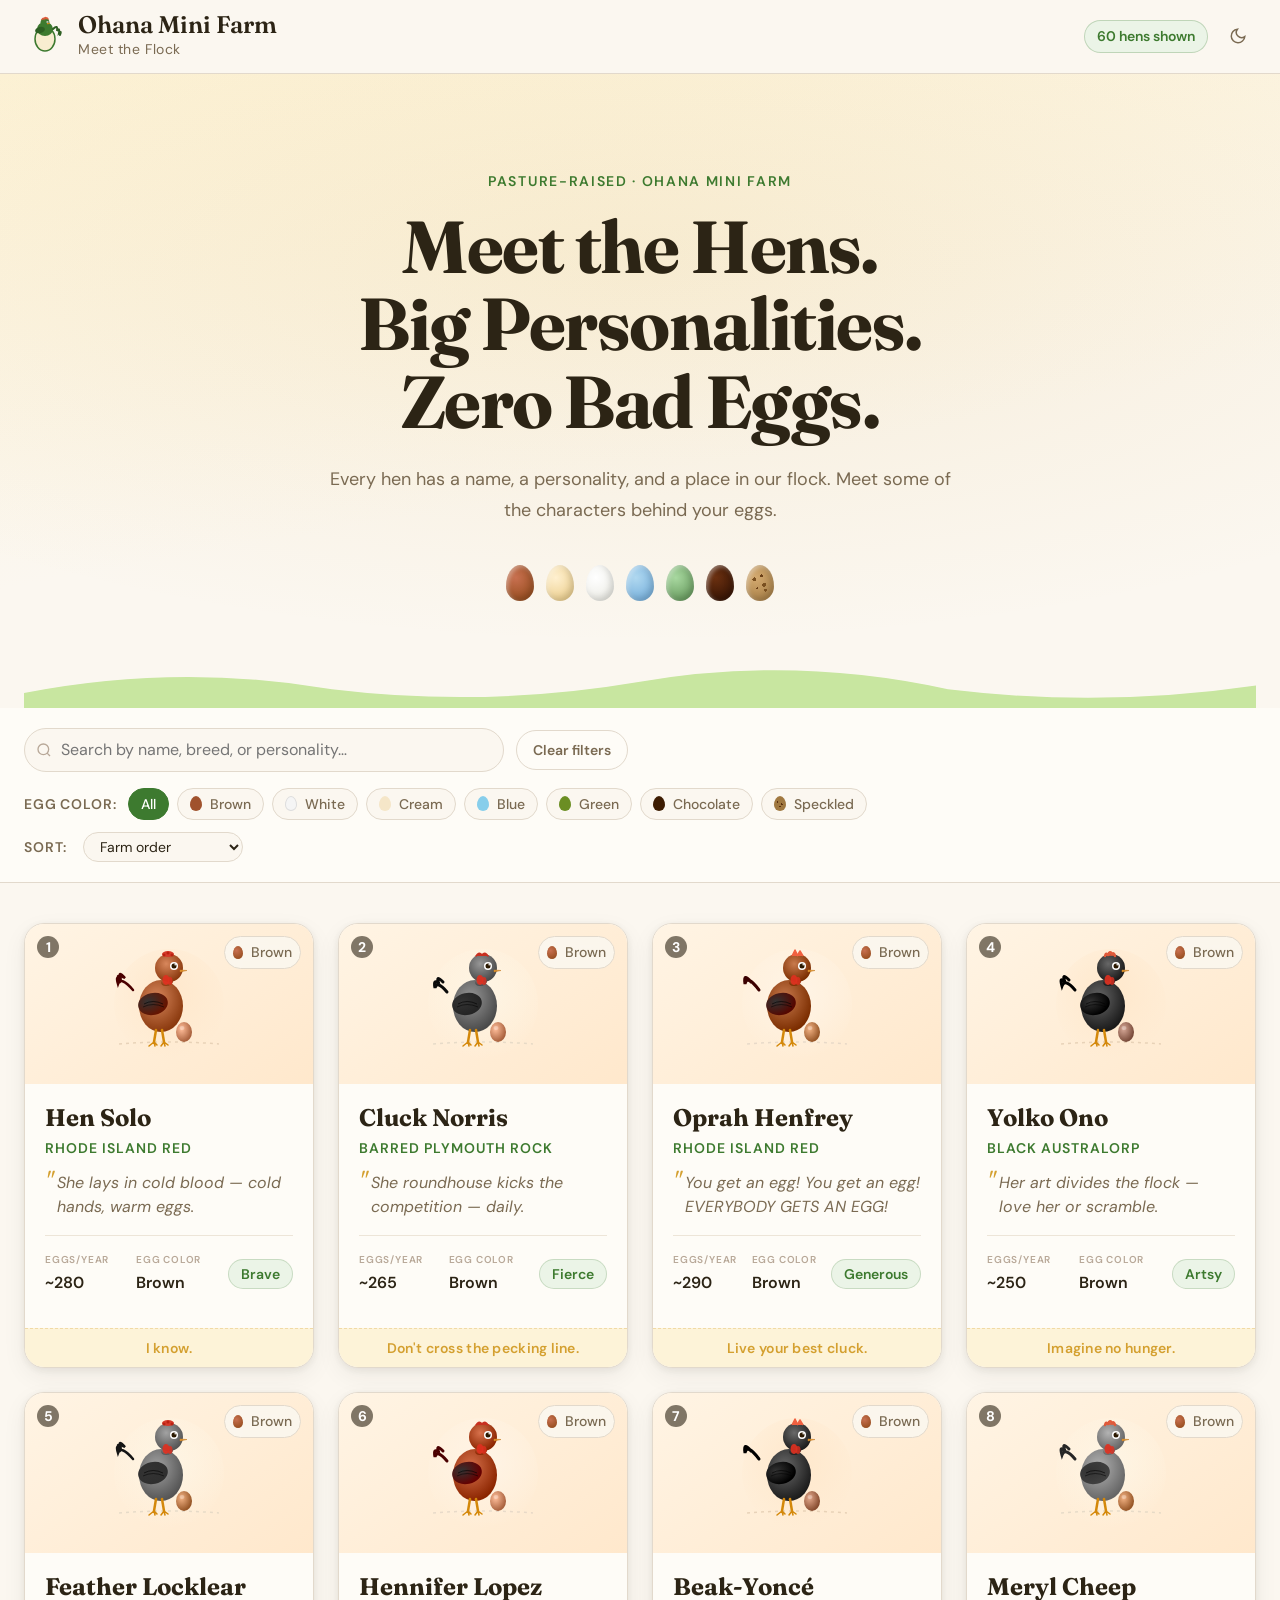
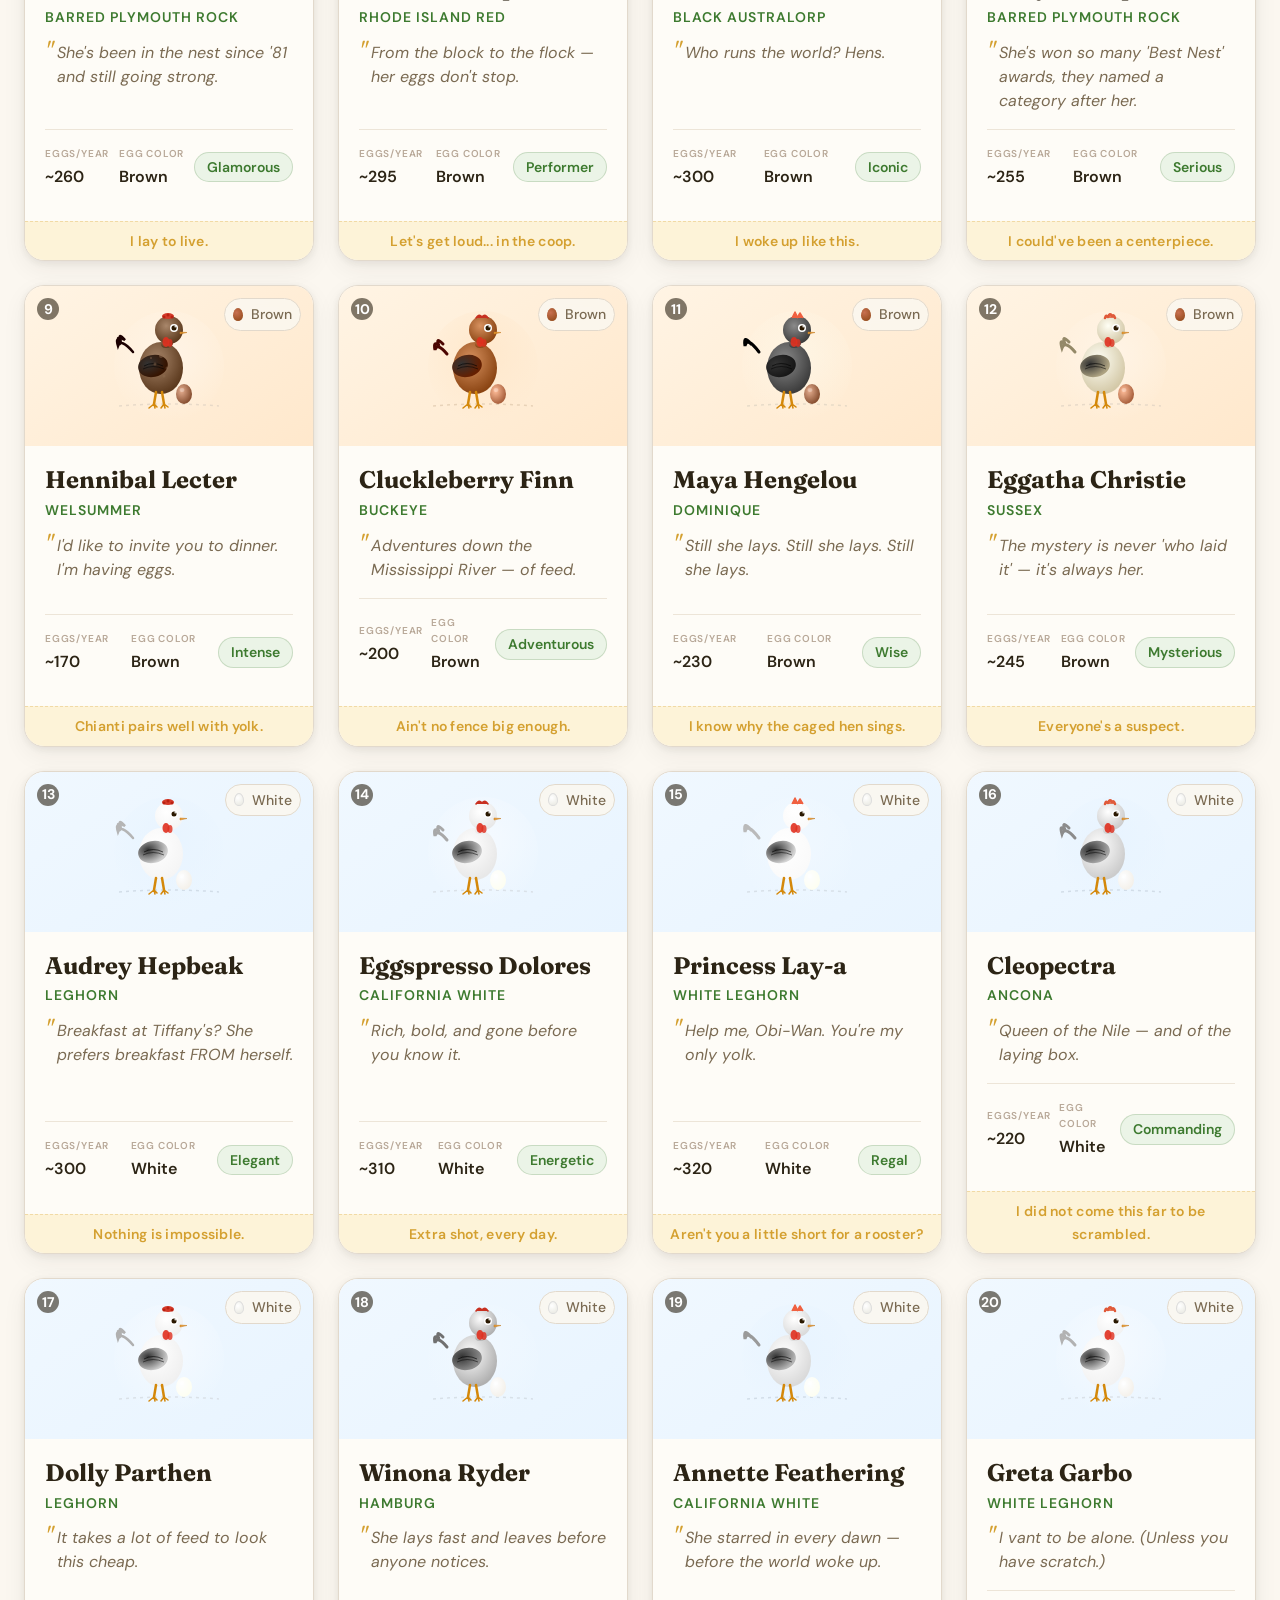
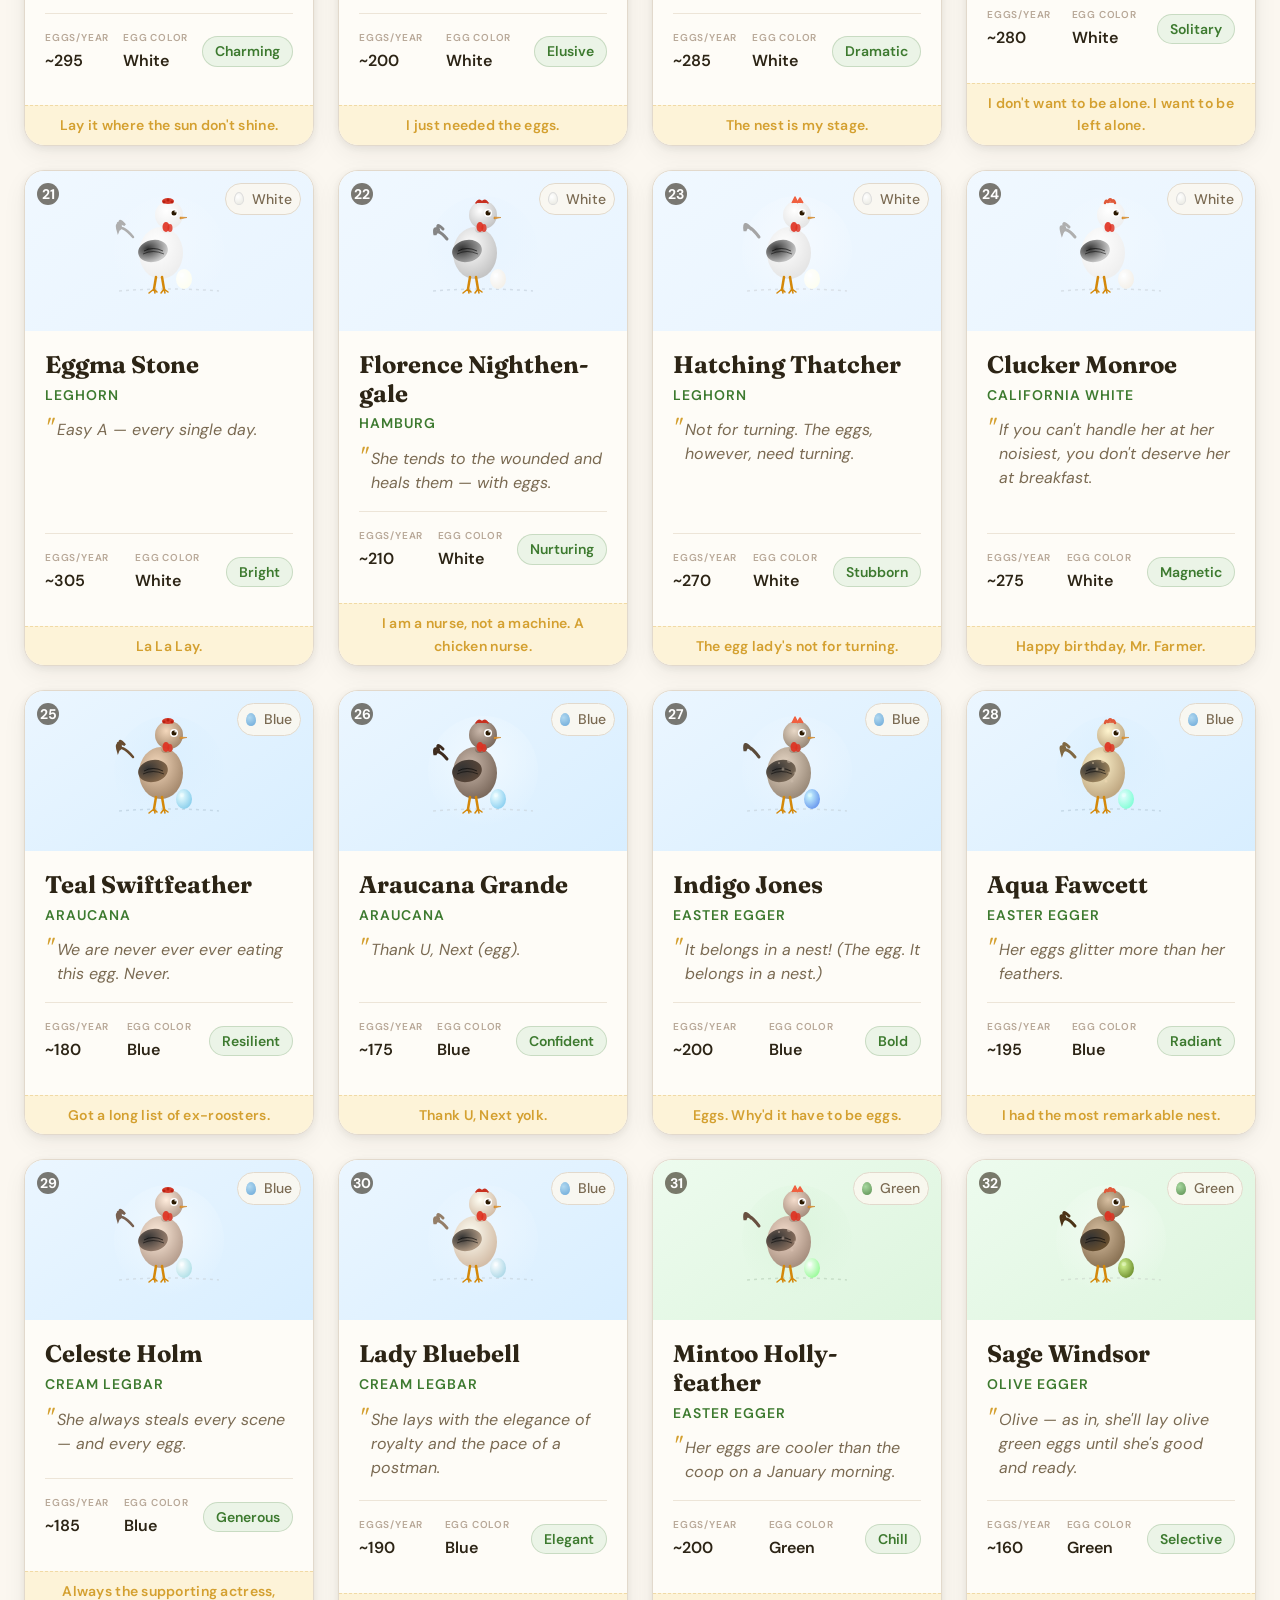
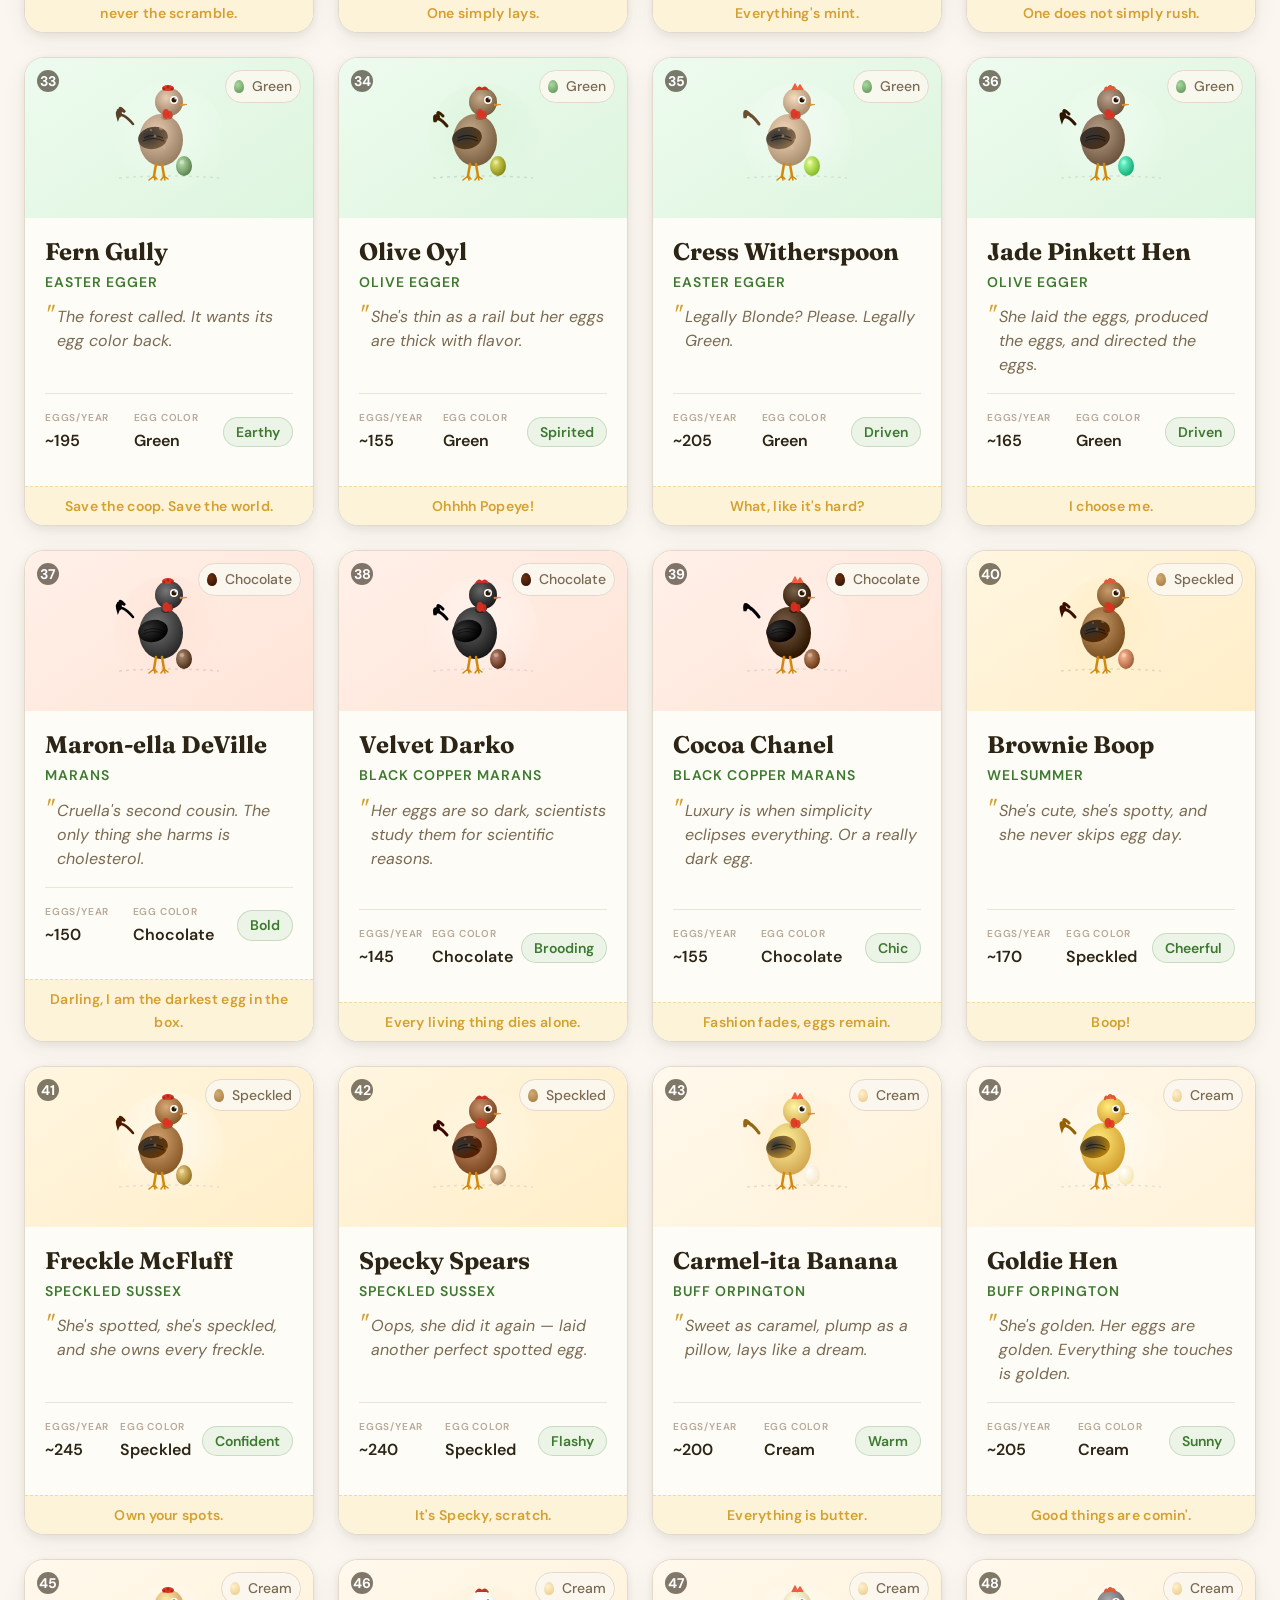
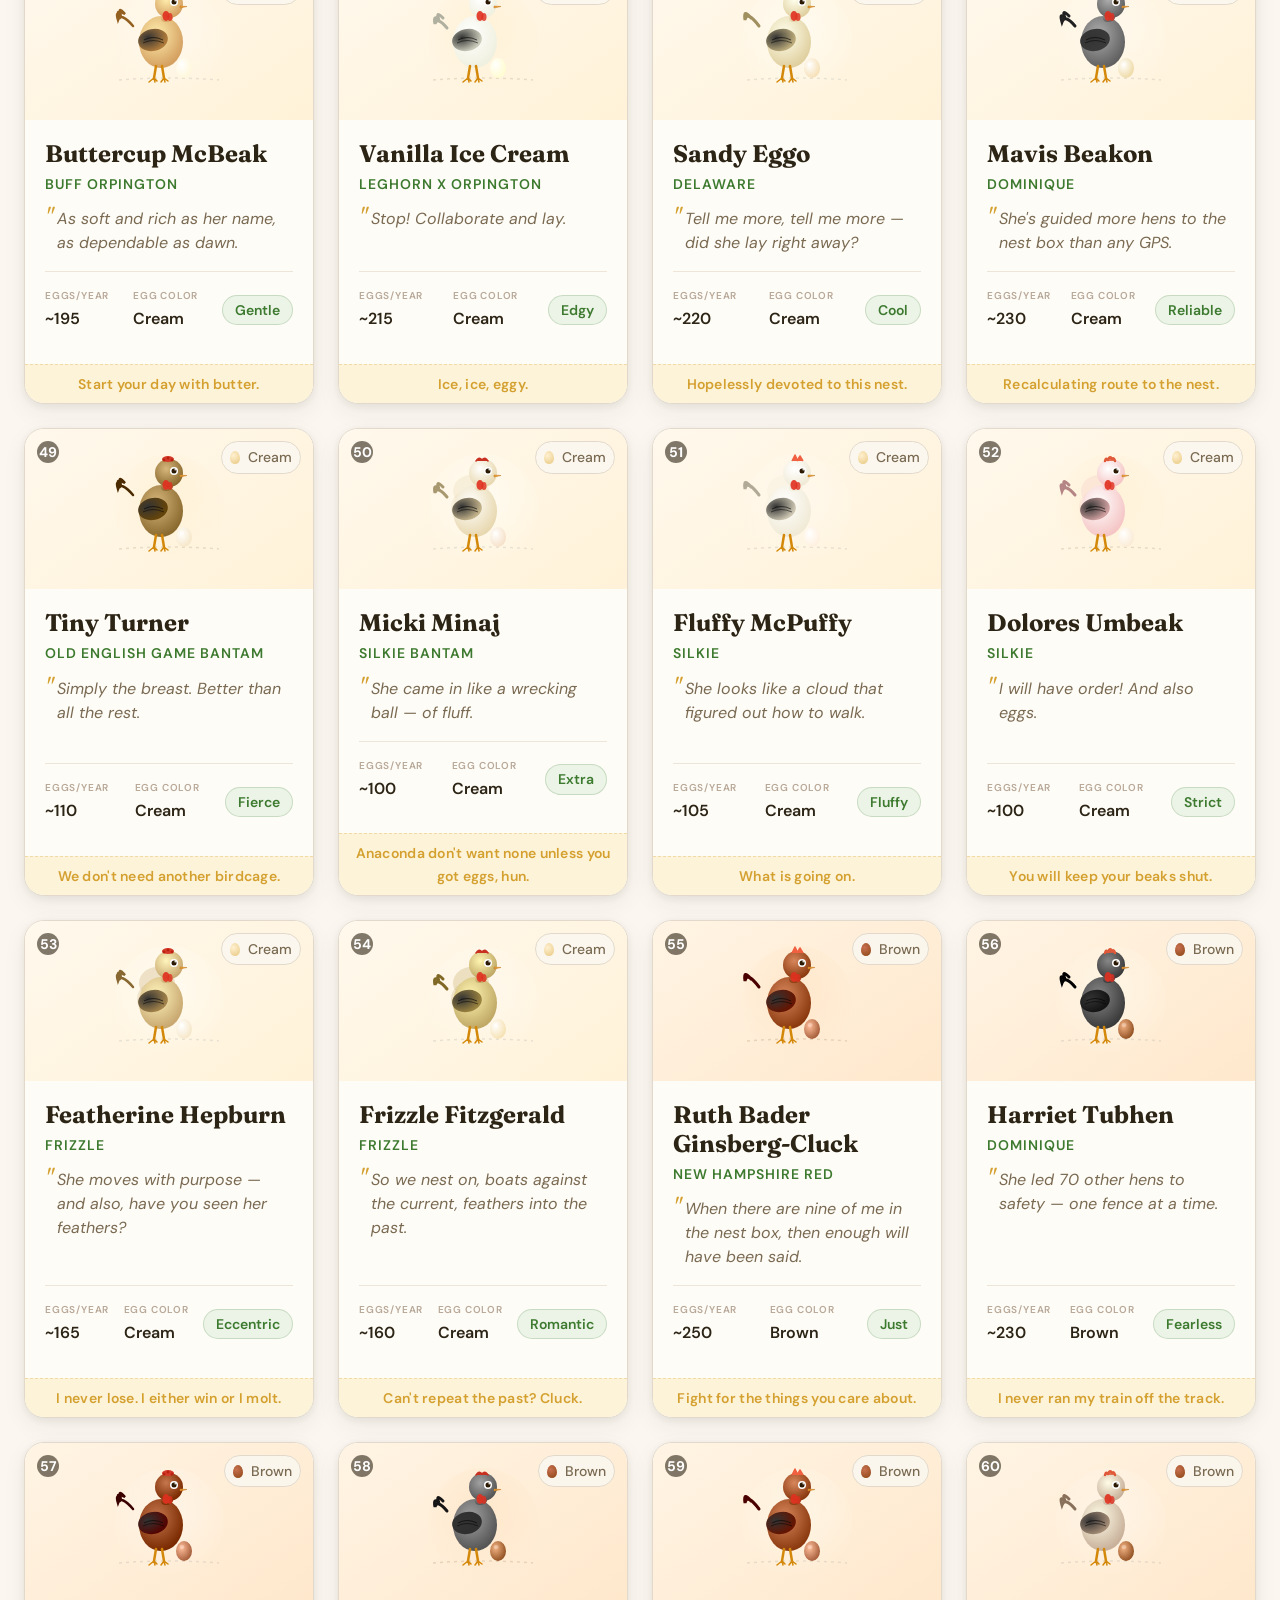
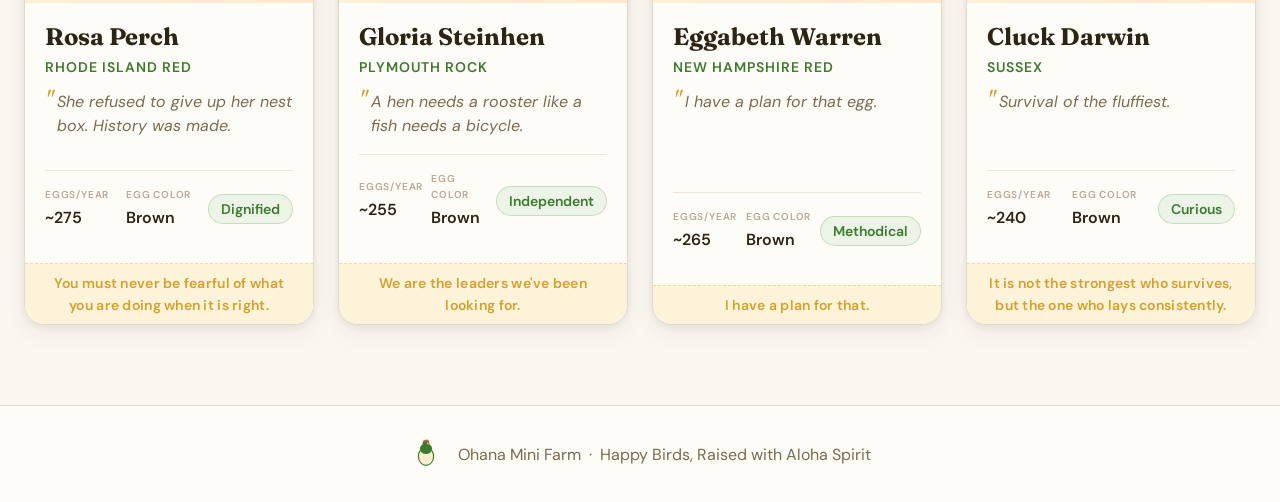
<file: index.html>
<!DOCTYPE html>
<html lang="en" data-theme="light">
<head>
  <meta charset="UTF-8">
  <meta name="viewport" content="width=device-width, initial-scale=1.0">
  <title>Ohana Mini Farm — Meet the Flock</title>
  <meta name="description" content="Meet the hens of Ohana Mini Farm. Each has a name, breed, egg color, and unforgettable personality.">
  <meta property="og:title" content="Ohana Mini Farm — Meet the Flock">
  <meta property="og:description" content="Meet the hens of Ohana Mini Farm — a flock full of names, personalities, and plenty of character.">

  <!-- Fonts -->
  <link rel="preconnect" href="https://fonts.googleapis.com">
  <link rel="preconnect" href="https://fonts.gstatic.com" crossorigin>
  <link href="https://fonts.googleapis.com/css2?family=Fraunces:ital,opsz,wght@0,9..144,400;0,9..144,600;0,9..144,700;1,9..144,400&family=DM+Sans:wght@400;500;600&display=swap" rel="stylesheet">

  <link rel="stylesheet" href="style.css">
</head>
<body>

  <!-- HEADER -->
  <header class="site-header">
    <div class="header-inner">
      <a href="#" class="logo" aria-label="Ohana Mini Farm home">
        <svg width="42" height="42" viewBox="0 0 42 42" fill="none" aria-hidden="true">
          <!-- Egg shape -->
          <ellipse cx="21" cy="24" rx="10" ry="12" fill="var(--color-egg-cream)" stroke="var(--color-primary)" stroke-width="1.5"/>
          <!-- Hen body -->
          <ellipse cx="21" cy="14" rx="8" ry="7" fill="var(--color-primary)"/>
          <!-- Hen head -->
          <circle cx="21" cy="7.5" r="4.5" fill="var(--color-primary)"/>
          <!-- Comb -->
          <path d="M18 4.5 Q19 2.5 20 4 Q21 1.5 22 3.5 Q23 2 24 4" stroke="#E05A3A" stroke-width="1.5" fill="none" stroke-linecap="round"/>
          <!-- Beak -->
          <path d="M23 8 L26 8.5 L23 9" fill="#F0A040" stroke="#E08000" stroke-width="0.5"/>
          <!-- Eye -->
          <circle cx="23.5" cy="7" r="1" fill="white"/>
          <circle cx="23.8" cy="7" r="0.5" fill="#1A1A1A"/>
          <!-- Tail feathers -->
          <path d="M29 14 Q34 9 33 16 Q36 12 35 18 Q38 15 36 20" stroke="var(--color-primary-hover)" stroke-width="2" fill="none" stroke-linecap="round"/>
          <!-- Wing -->
          <ellipse cx="16" cy="15" rx="5" ry="3" fill="var(--color-primary-hover)" transform="rotate(-15 16 15)"/>
        </svg>
        <div class="logo-text">
          <span class="logo-name">Ohana Mini Farm</span>
          <span class="logo-tagline">Meet the Flock</span>
        </div>
      </a>

      <div class="header-actions">
        <span class="hen-count-badge"><span id="visible-count"></span> hens shown</span>
        <button class="theme-toggle" data-theme-toggle aria-label="Switch to dark mode">
          <svg width="18" height="18" viewBox="0 0 24 24" fill="none" stroke="currentColor" stroke-width="2"><path d="M21 12.79A9 9 0 1 1 11.21 3 7 7 0 0 0 21 12.79z"/></svg>
        </button>
      </div>
    </div>
  </header>

  <!-- HERO -->
  <section class="hero">
    <div class="hero-inner">
      <p class="hero-eyebrow">Pasture-raised · Ohana Mini Farm</p>
      <h1 class="hero-title">Meet the Hens.<br>Big Personalities.<br>Zero Bad Eggs.</h1>
      <p class="hero-sub">Every hen has a name, a personality, and a place in our flock. Meet some of the characters behind your eggs.</p>
      <div class="egg-strip" aria-hidden="true">
        <span class="egg egg--brown"></span>
        <span class="egg egg--cream"></span>
        <span class="egg egg--white"></span>
        <span class="egg egg--blue"></span>
        <span class="egg egg--green"></span>
        <span class="egg egg--choc"></span>
        <span class="egg egg--speckled"></span>
      </div>
    </div>
    <!-- Decorative grass -->
    <div class="hero-grass" aria-hidden="true">
      <svg viewBox="0 0 1440 80" preserveAspectRatio="none" fill="none"><path d="M0 60 Q180 20 360 55 Q540 80 720 45 Q900 10 1080 55 Q1260 80 1440 50 L1440 80 L0 80Z" fill="var(--color-grass)"/></svg>
    </div>
  </section>

  <!-- FILTERS -->
  <section class="filters-section" id="flock">
    <div class="filters-inner">
      <div class="search-row">
        <div class="search-wrap">
          <svg width="16" height="16" viewBox="0 0 24 24" fill="none" stroke="currentColor" stroke-width="2" aria-hidden="true"><circle cx="11" cy="11" r="8"/><path d="m21 21-4.35-4.35"/></svg>
          <input type="text" id="search" placeholder="Search by name, breed, or personality…" aria-label="Search hens">
        </div>
        <button class="reset-btn" id="reset-btn" aria-label="Clear all filters">Clear filters</button>
      </div>

      <div class="filter-chips" role="group" aria-label="Filter by egg color">
        <span class="filter-label">Egg color:</span>
        <button class="chip chip--active" data-filter="all">All</button>
        <button class="chip" data-filter="brown"><span class="chip-egg" style="background:#A0522D"></span>Brown</button>
        <button class="chip" data-filter="white"><span class="chip-egg" style="background:#F5F5F5;border:1px solid #ddd"></span>White</button>
        <button class="chip" data-filter="cream"><span class="chip-egg" style="background:#F5E6C8"></span>Cream</button>
        <button class="chip" data-filter="blue"><span class="chip-egg" style="background:#87CEEB"></span>Blue</button>
        <button class="chip" data-filter="green"><span class="chip-egg" style="background:#6B8E23"></span>Green</button>
        <button class="chip" data-filter="chocolate"><span class="chip-egg" style="background:#3D1C02"></span>Chocolate</button>
        <button class="chip" data-filter="speckled"><span class="chip-egg chip-egg--speckled"></span>Speckled</button>
      </div>

      <div class="sort-row">
        <span class="filter-label">Sort:</span>
        <select id="sort-select" aria-label="Sort hens">
          <option value="id">Farm order</option>
          <option value="name">Name A–Z</option>
          <option value="eggs">Most eggs/year</option>
          <option value="eggs-asc">Fewest eggs/year</option>
        </select>
      </div>
    </div>
  </section>

  <!-- HEN GRID -->
  <main class="hen-grid-section">
    <div class="hen-grid" id="hen-grid" role="list"></div>
    <div class="empty-state" id="empty-state" hidden>
      <div class="empty-hen" aria-hidden="true">🐔</div>
      <p>No hens found. Try a different search or filter — they're all here somewhere!</p>
    </div>
  </main>

  <!-- FOOTER -->
  <footer class="site-footer">
    <div class="footer-inner">
      <svg width="32" height="32" viewBox="0 0 42 42" fill="none" aria-hidden="true">
        <ellipse cx="21" cy="24" rx="10" ry="12" fill="var(--color-egg-cream)" stroke="var(--color-primary)" stroke-width="1.5"/>
        <ellipse cx="21" cy="14" rx="8" ry="7" fill="var(--color-primary)"/>
        <circle cx="21" cy="7.5" r="4.5" fill="var(--color-primary)"/>
        <path d="M18 4.5 Q19 2.5 20 4 Q21 1.5 22 3.5 Q23 2 24 4" stroke="#E05A3A" stroke-width="1.5" fill="none" stroke-linecap="round"/>
        <path d="M23 8 L26 8.5 L23 9" fill="#F0A040" stroke="#E08000" stroke-width="0.5"/>
        <circle cx="23.5" cy="7" r="1" fill="white"/>
        <circle cx="23.8" cy="7" r="0.5" fill="#1A1A1A"/>
      </svg>
      <p>Ohana Mini Farm &nbsp;·&nbsp; Happy Birds, Raised with Aloha Spirit</p>
    </div>
  </footer>

  <script src="hens-data.js"></script>
  <script src="app.js"></script>
</body>
</html>
</file>
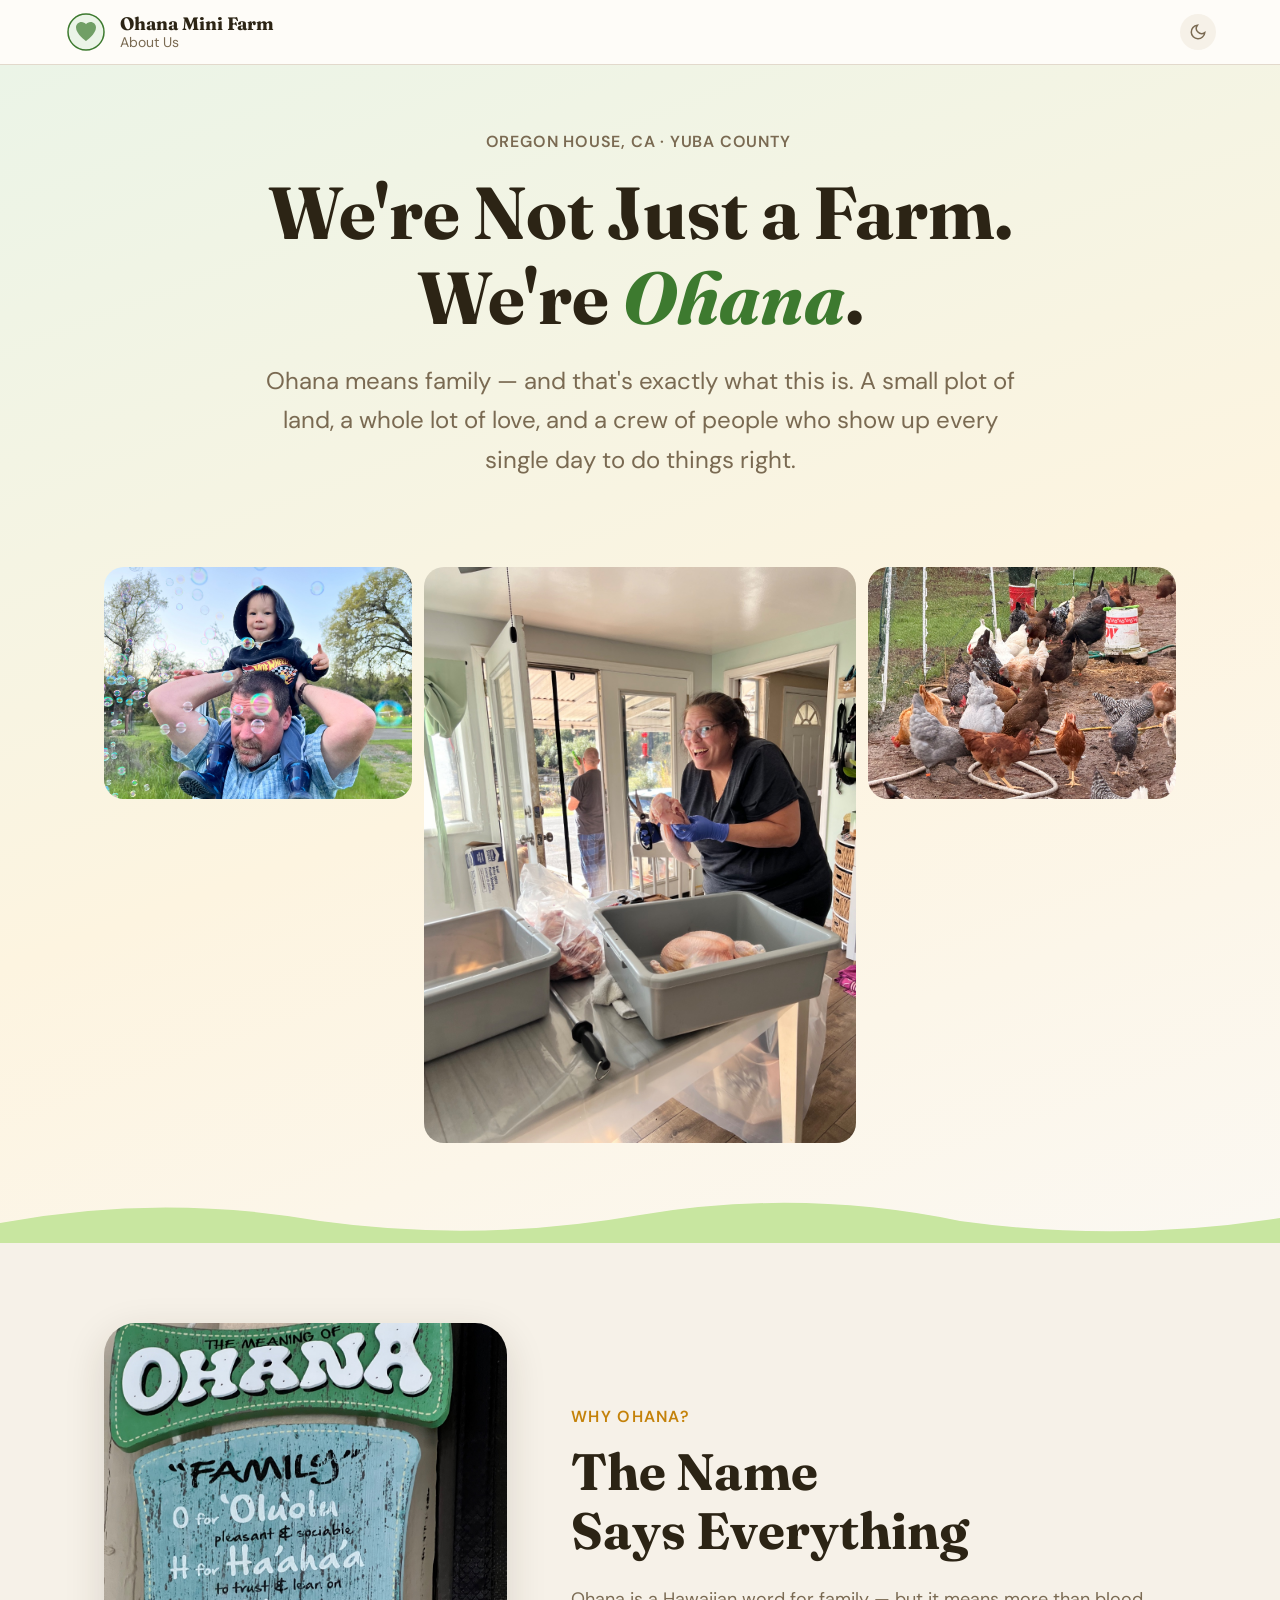
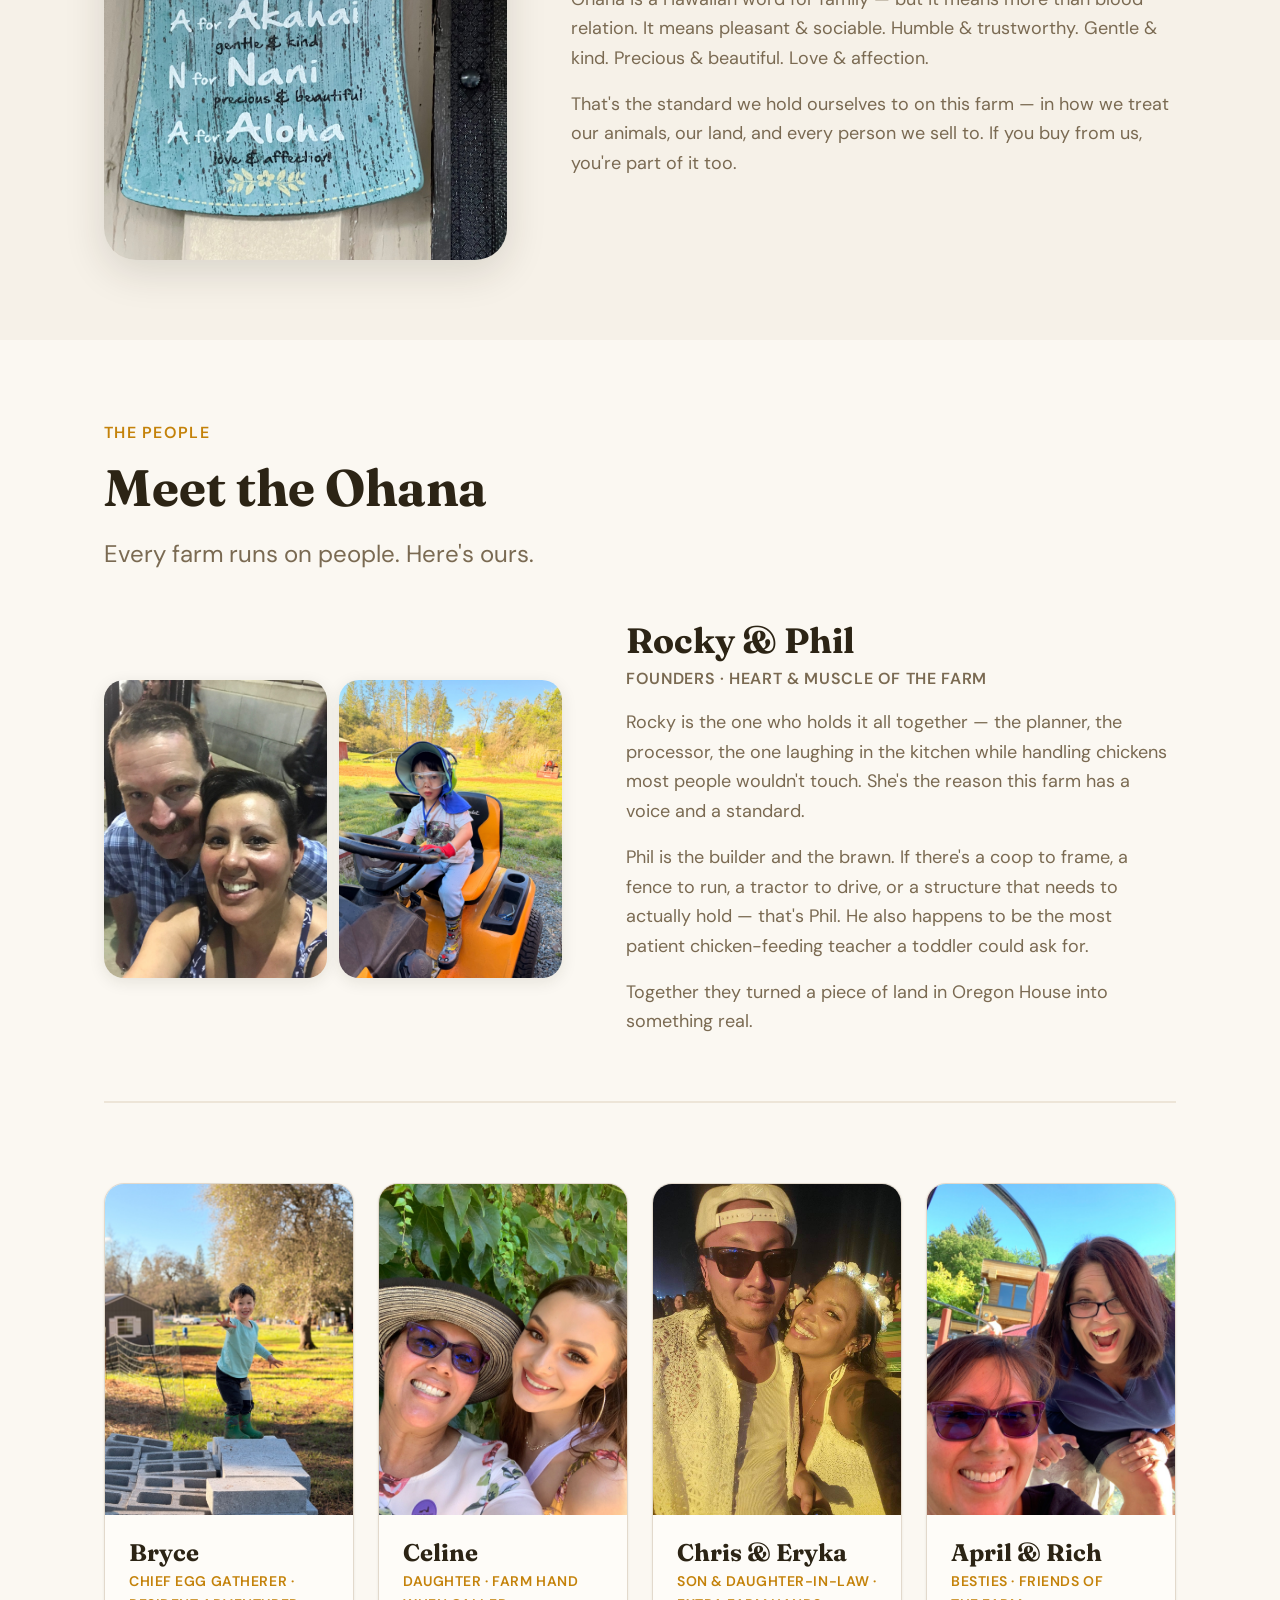
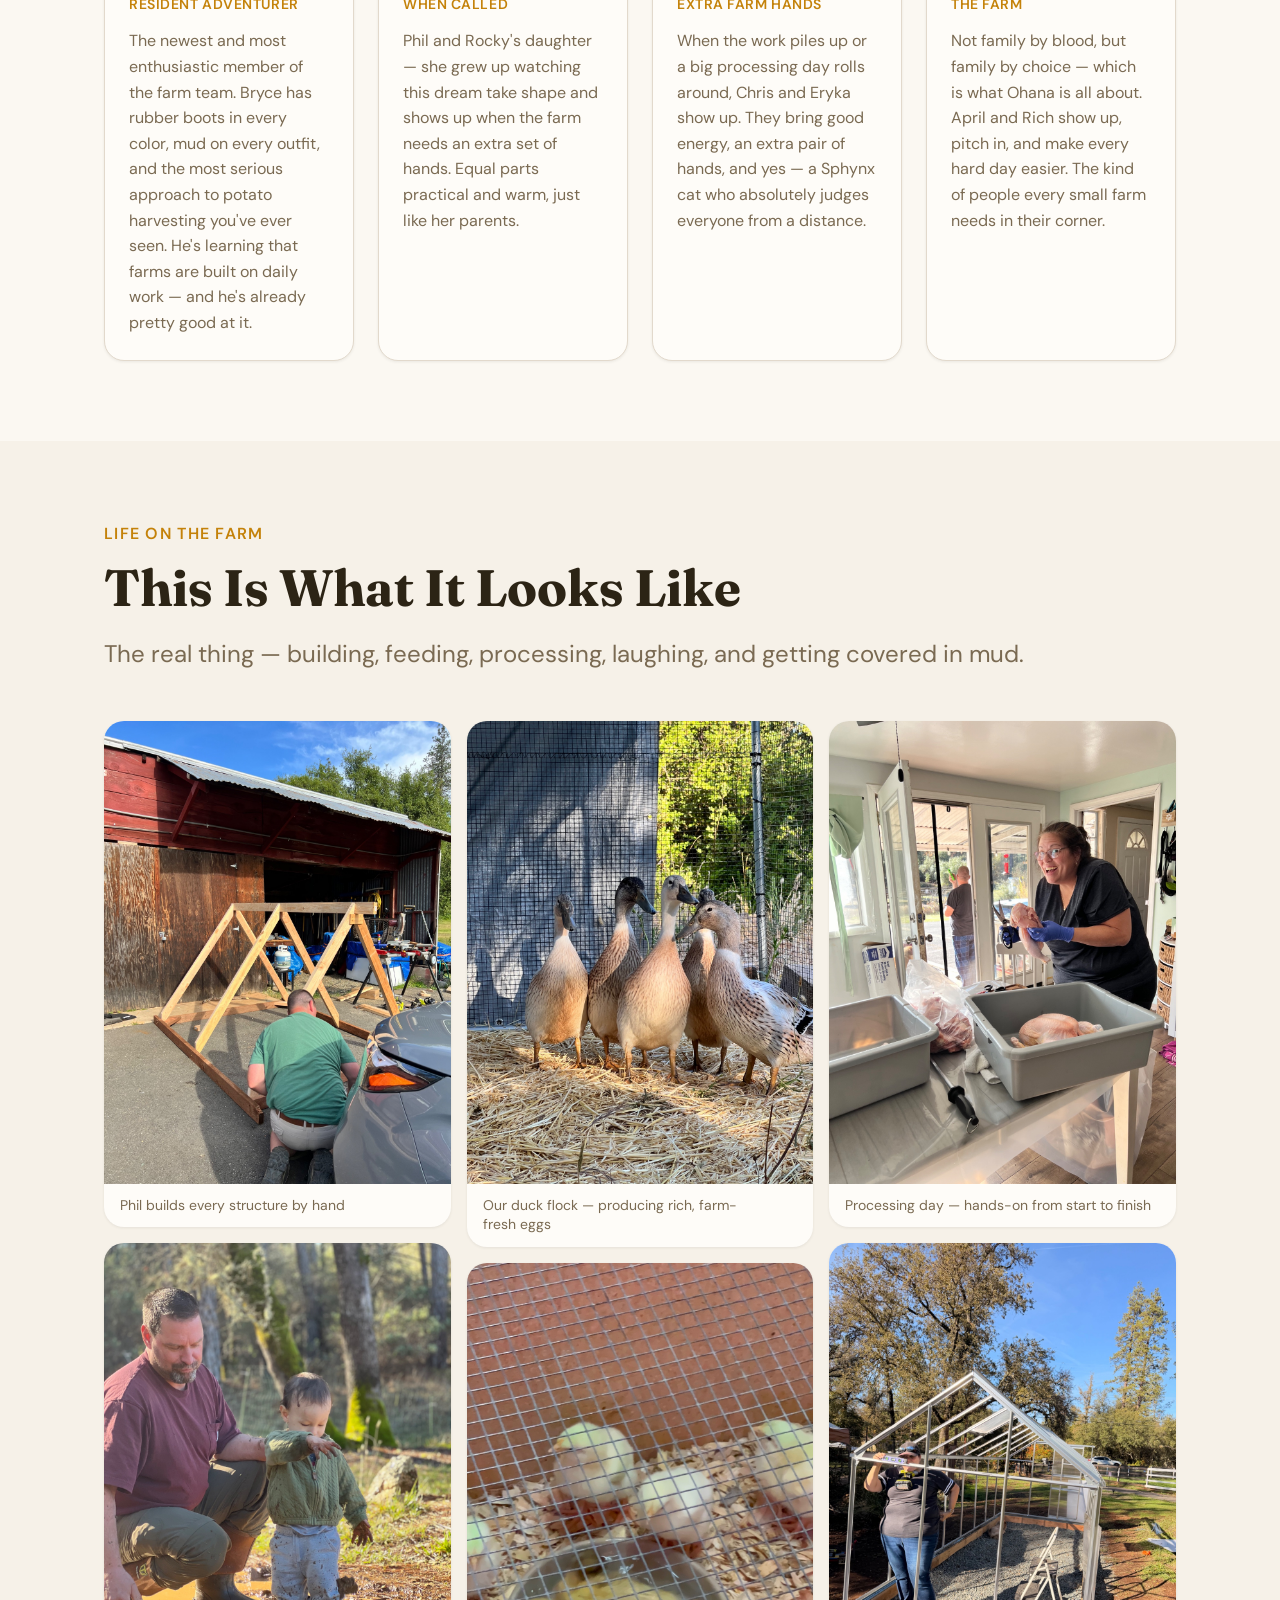
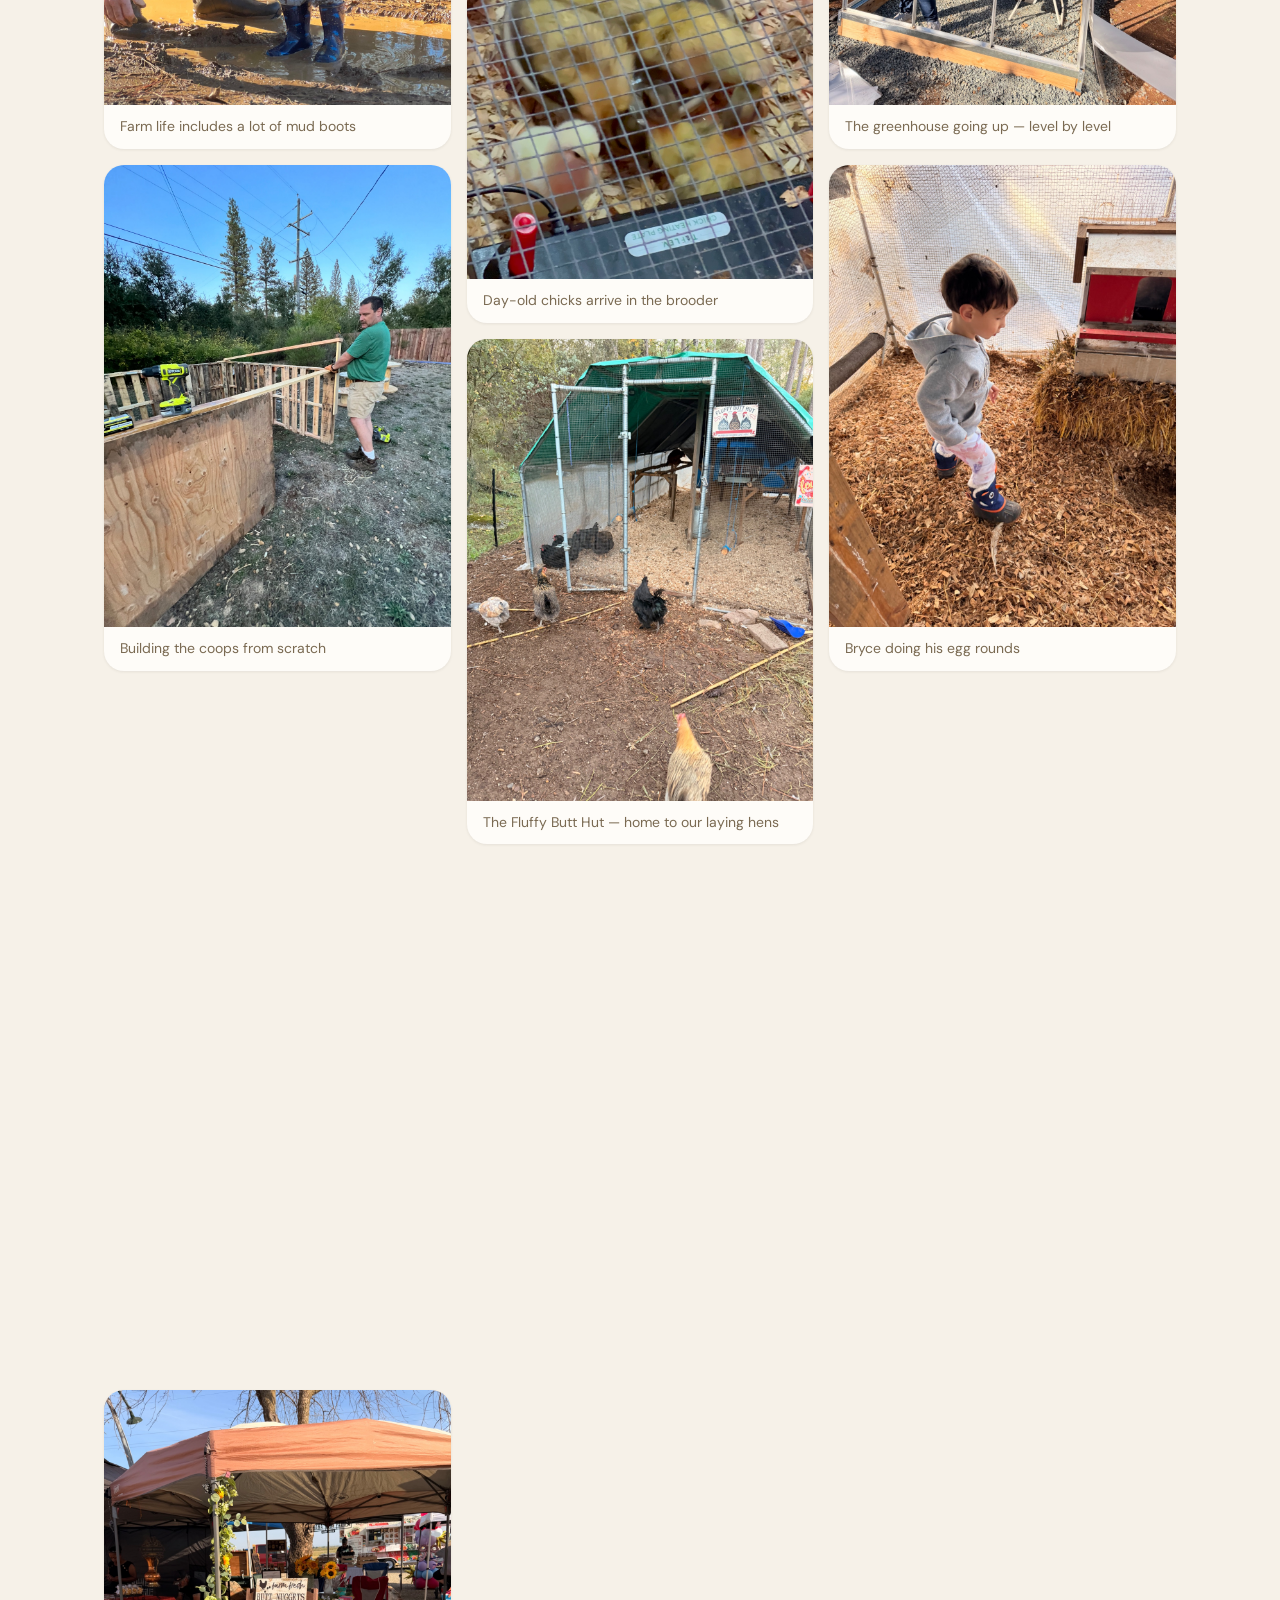
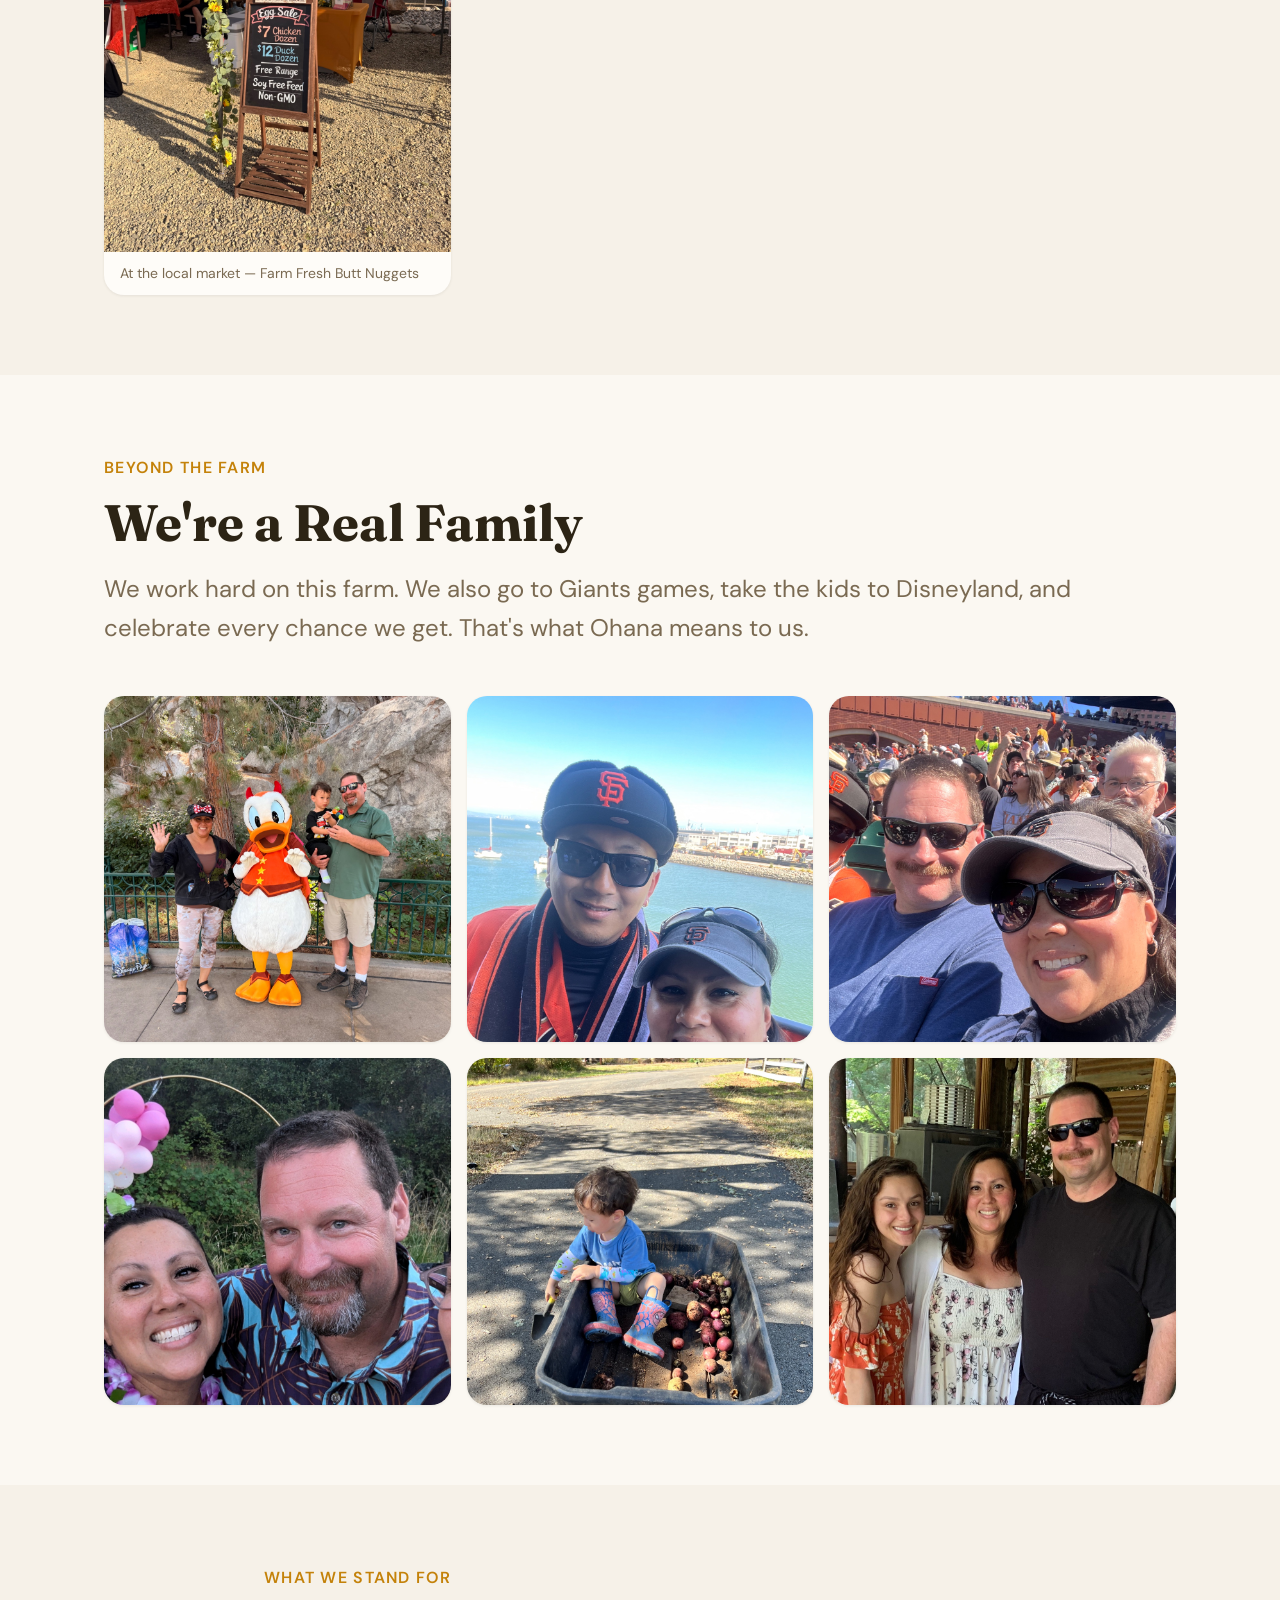
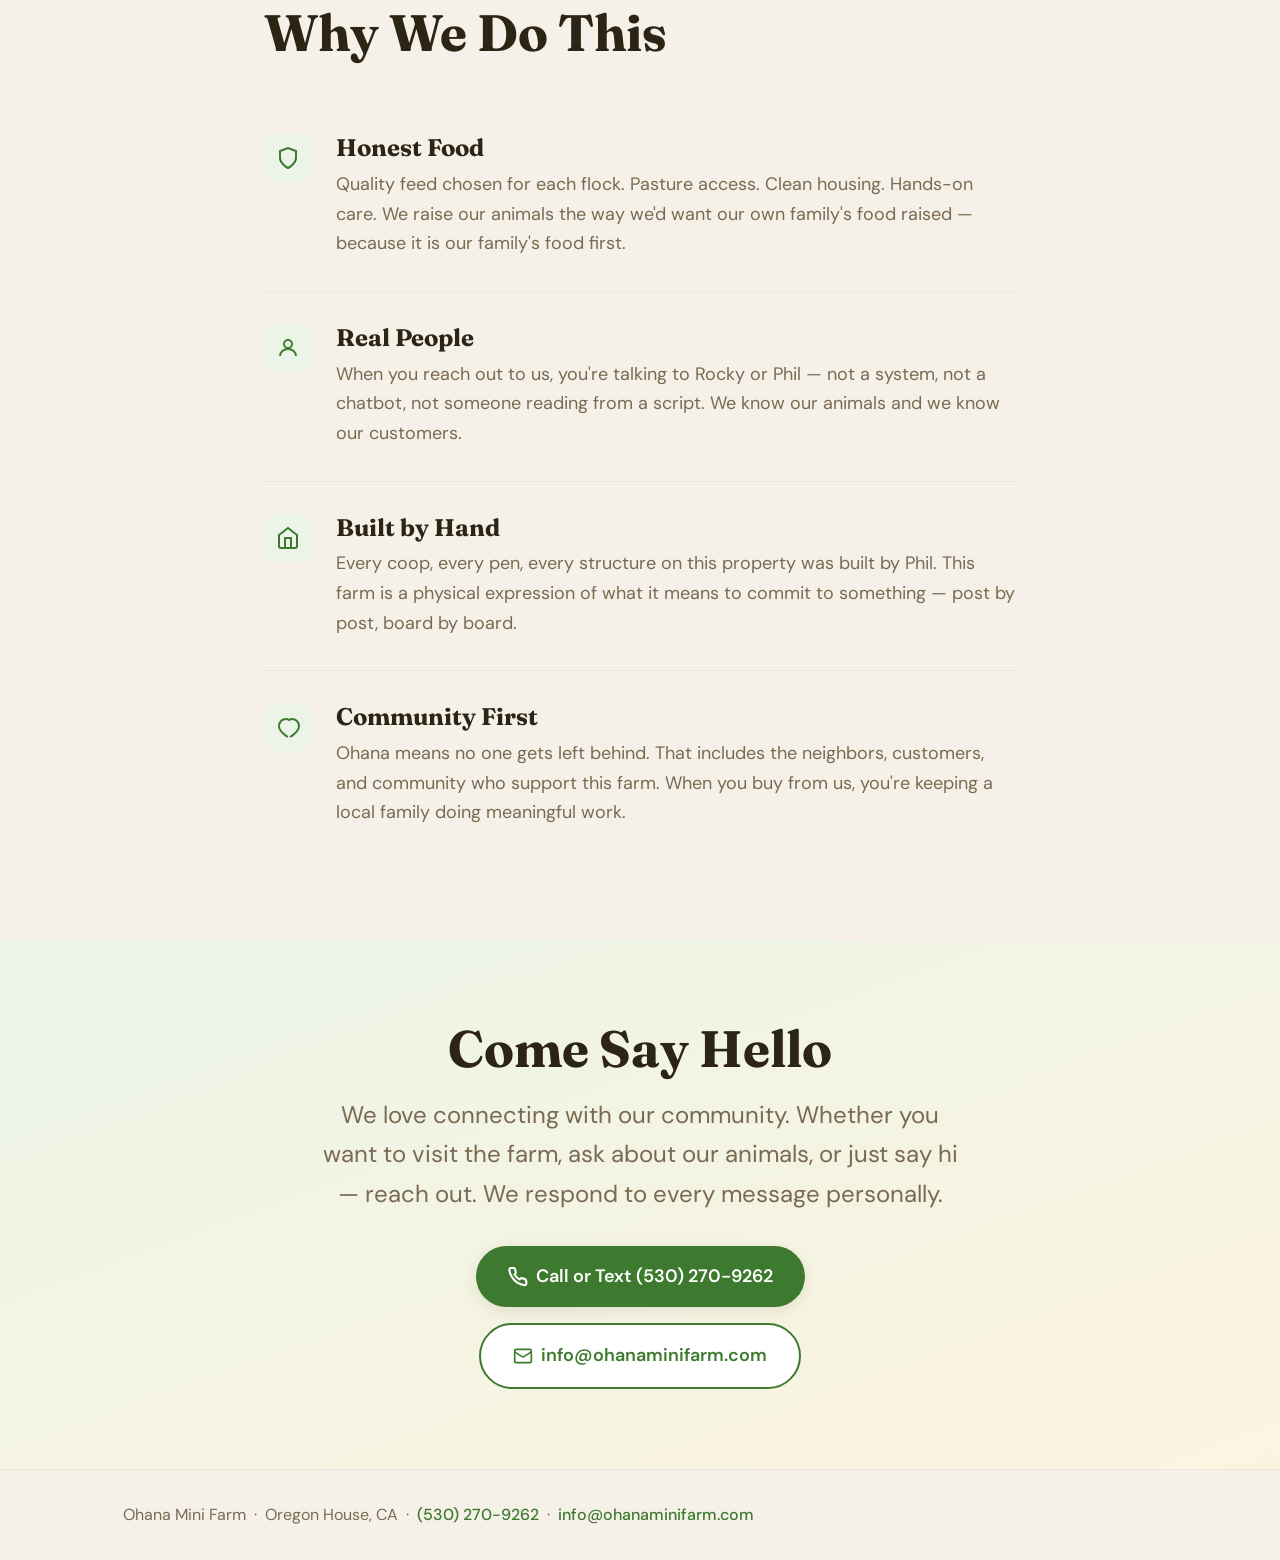
<file: about/index.html>
<!DOCTYPE html>
<html lang="en" data-theme="light">
<head>
  <meta charset="UTF-8">
  <meta name="viewport" content="width=device-width, initial-scale=1.0">
  <title>Ohana Mini Farm — About Us</title>
  <meta name="description" content="Meet the family behind Ohana Mini Farm in Oregon House, CA — a small family farm raising poultry, producing farm-fresh eggs, and growing seasonal flowers with hands-on care.">
  <link rel="preconnect" href="https://fonts.googleapis.com">
  <link rel="preconnect" href="https://fonts.gstatic.com" crossorigin>
  <link href="https://fonts.googleapis.com/css2?family=Fraunces:ital,opsz,wght@0,9..144,400;0,9..144,600;0,9..144,700;1,9..144,400&family=DM+Sans:wght@400;500;600&display=swap" rel="stylesheet">
  <link rel="stylesheet" href="style.css">
</head>
<body>

  <!-- HEADER -->
  <header class="site-header">
    <div class="header-inner">
      <a href="#" class="logo" aria-label="Ohana Mini Farm — About Us">
        <svg width="44" height="44" viewBox="0 0 44 44" fill="none">
          <circle cx="22" cy="22" r="18" fill="var(--color-primary-light)" stroke="var(--color-primary)" stroke-width="1.5"/>
          <!-- heart shape -->
          <path d="M22 31 C22 31 12 24 12 17.5 C12 14.4 14.4 12 17.5 12 C19.3 12 21 13 22 14.2 C23 13 24.7 12 26.5 12 C29.6 12 32 14.4 32 17.5 C32 24 22 31 22 31Z" fill="var(--color-primary)" opacity="0.7"/>
        </svg>
        <div class="logo-text">
          <span class="logo-name">Ohana Mini Farm</span>
          <span class="logo-tagline">About Us</span>
        </div>
      </a>
      <div class="header-actions">
        <button class="theme-toggle" data-theme-toggle aria-label="Switch to dark mode">
          <svg width="18" height="18" viewBox="0 0 24 24" fill="none" stroke="currentColor" stroke-width="2"><path d="M21 12.79A9 9 0 1 1 11.21 3 7 7 0 0 0 21 12.79z"/></svg>
        </button>
      </div>
    </div>
  </header>

  <!-- HERO -->
  <section class="hero about-hero">
    <div class="hero-inner">
      <p class="hero-eyebrow">Oregon House, CA · Yuba County</p>
      <h1 class="hero-title">We're Not Just a Farm.<br>We're <em>Ohana</em>.</h1>
      <p class="hero-sub">Ohana means family — and that's exactly what this is. A small plot of land, a whole lot of love, and a crew of people who show up every single day to do things right.</p>
    </div>
    <div class="hero-photo-strip">
      <div class="strip-img"><img src="photos/phil-bryce-bubbles.jpg" alt="Phil and Bryce playing with bubbles on the farm" loading="eager"></div>
      <div class="strip-img strip-img--tall"><img src="photos/rocky-processing.jpg" alt="Rocky laughing while processing chickens" loading="eager"></div>
      <div class="strip-img"><img src="photos/hens-pasture.jpg" alt="The whole flock on pasture" loading="eager"></div>
    </div>
    <div class="hero-grass">
      <svg viewBox="0 0 1440 60" preserveAspectRatio="none" fill="none">
        <path d="M0 40 Q180 10 360 38 Q540 60 720 32 Q900 5 1080 38 Q1260 60 1440 35 L1440 60 L0 60Z" fill="var(--color-grass)"/>
      </svg>
    </div>
  </section>

  <main>

    <!-- OHANA MEANING -->
    <section class="meaning-section">
      <div class="meaning-inner">
        <div class="meaning-photo">
          <img src="photos/ohana-sign.jpg" alt="The Meaning of Ohana sign" loading="lazy">
        </div>
        <div class="meaning-text">
          <div class="section-label">Why Ohana?</div>
          <h2 class="section-title">The Name Says Everything</h2>
          <p>Ohana is a Hawaiian word for family — but it means more than blood relation. It means pleasant &amp; sociable. Humble &amp; trustworthy. Gentle &amp; kind. Precious &amp; beautiful. Love &amp; affection.</p>
          <p>That's the standard we hold ourselves to on this farm — in how we treat our animals, our land, and every person we sell to. If you buy from us, you're part of it too.</p>
        </div>
      </div>
    </section>

    <!-- MEET THE FAMILY -->
    <section class="family-section" id="family">
      <div class="section-inner">
        <div class="section-label">The People</div>
        <h2 class="section-title">Meet the Ohana</h2>
        <p class="section-sub">Every farm runs on people. Here's ours.</p>

        <!-- ROCKY + PHIL — featured row -->
        <div class="founders-row">
          <div class="founder-photo-pair">
            <img src="photos/rocky-phil-selfie.jpg" alt="Rocky and Phil" loading="lazy" class="founder-pair-img">
            <img src="photos/bryce-tractor.jpg" alt="Bryce ready to work on the tractor" loading="lazy" class="founder-pair-img">
          </div>
          <div class="founder-text">
            <h3 class="founder-name">Rocky &amp; Phil</h3>
            <p class="founder-role">Founders · Heart &amp; Muscle of the Farm</p>
            <p>Rocky is the one who holds it all together — the planner, the processor, the one laughing in the kitchen while handling chickens most people wouldn't touch. She's the reason this farm has a voice and a standard.</p>
            <p>Phil is the builder and the brawn. If there's a coop to frame, a fence to run, a tractor to drive, or a structure that needs to actually hold — that's Phil. He also happens to be the most patient chicken-feeding teacher a toddler could ask for.</p>
            <p>Together they turned a piece of land in Oregon House into something real.</p>
          </div>
        </div>

        <!-- PERSON CARDS grid -->
        <div class="person-grid">

          <div class="person-card">
            <div class="person-photo-wrap">
              <img src="photos/bryce-farm.jpg" alt="Bryce on the farm" loading="lazy">
            </div>
            <div class="person-body">
              <h3 class="person-name">Bryce</h3>
              <p class="person-role">Chief Egg Gatherer · Resident Adventurer</p>
              <p class="person-desc">The newest and most enthusiastic member of the farm team. Bryce has rubber boots in every color, mud on every outfit, and the most serious approach to potato harvesting you've ever seen. He's learning that farms are built on daily work — and he's already pretty good at it.</p>
            </div>
          </div>

          <div class="person-card">
            <div class="person-photo-wrap">
              <img src="photos/celine-rocky-selfie.jpg" alt="Rocky and Celine" loading="lazy">
            </div>
            <div class="person-body">
              <h3 class="person-name">Celine</h3>
              <p class="person-role">Daughter · Farm Hand When Called</p>
              <p class="person-desc">Phil and Rocky's daughter — she grew up watching this dream take shape and shows up when the farm needs an extra set of hands. Equal parts practical and warm, just like her parents.</p>
            </div>
          </div>

          <div class="person-card">
            <div class="person-photo-wrap">
              <img src="photos/chris-eryka.jpg" alt="Chris and Eryka" loading="lazy">
            </div>
            <div class="person-body">
              <h3 class="person-name">Chris &amp; Eryka</h3>
              <p class="person-role">Son &amp; Daughter-in-Law · Extra Farm Hands</p>
              <p class="person-desc">When the work piles up or a big processing day rolls around, Chris and Eryka show up. They bring good energy, an extra pair of hands, and yes — a Sphynx cat who absolutely judges everyone from a distance.</p>
            </div>
          </div>

          <div class="person-card">
            <div class="person-photo-wrap">
              <img src="photos/april-rocky-fun.jpg" alt="Rocky and April having a blast" loading="lazy">
            </div>
            <div class="person-body">
              <h3 class="person-name">April &amp; Rich</h3>
              <p class="person-role">Besties · Friends of the Farm</p>
              <p class="person-desc">Not family by blood, but family by choice — which is what Ohana is all about. April and Rich show up, pitch in, and make every hard day easier. The kind of people every small farm needs in their corner.</p>
            </div>
          </div>

        </div>
      </div>
    </section>

    <!-- PHOTO GALLERY: THE FARM IN ACTION -->
    <section class="farm-life-section">
      <div class="section-inner">
        <div class="section-label">Life on the Farm</div>
        <h2 class="section-title">This Is What It Looks Like</h2>
        <p class="section-sub">The real thing — building, feeding, processing, laughing, and getting covered in mud.</p>

        <div class="masonry-grid">
          <div class="masonry-item">
            <img src="photos/phil-building-frame.jpg" alt="Phil building the A-frame pen structure" loading="lazy">
            <p class="masonry-caption">Phil builds every structure by hand</p>
          </div>
          <div class="masonry-item masonry-item--tall">
            <img src="photos/phil-bryce-mud.jpg" alt="Phil and Bryce in a mud puddle" loading="lazy">
            <p class="masonry-caption">Farm life includes a lot of mud boots</p>
          </div>
          <div class="masonry-item">
            <img src="photos/phil-building-coop.jpg" alt="Phil building the coop fence" loading="lazy">
            <p class="masonry-caption">Building the coops from scratch</p>
          </div>
          <div class="masonry-item">
            <img src="photos/ducks.jpg" alt="Duck flock in their pen" loading="lazy">
            <p class="masonry-caption">Our duck flock — producing rich, farm-fresh eggs</p>
          </div>
          <div class="masonry-item">
            <img src="photos/chicks-brooder.jpg" alt="Baby chicks in the brooder" loading="lazy">
            <p class="masonry-caption">Day-old chicks arrive in the brooder</p>
          </div>
          <div class="masonry-item masonry-item--tall">
            <img src="photos/fluffy-butt-hut.jpg" alt="The Fluffy Butt Hut coop" loading="lazy">
            <p class="masonry-caption">The Fluffy Butt Hut — home to our laying hens</p>
          </div>
          <div class="masonry-item">
            <img src="photos/rocky-processing.jpg" alt="Rocky processing chickens" loading="lazy">
            <p class="masonry-caption">Processing day — hands-on from start to finish</p>
          </div>
          <div class="masonry-item">
            <img src="photos/phil-greenhouse.jpg" alt="Phil building the greenhouse" loading="lazy">
            <p class="masonry-caption">The greenhouse going up — level by level</p>
          </div>
          <div class="masonry-item">
            <img src="photos/bryce-coop.jpg" alt="Bryce inside the coop" loading="lazy">
            <p class="masonry-caption">Bryce doing his egg rounds</p>
          </div>
          <div class="masonry-item">
            <img src="photos/bryce-potatoes.jpg" alt="Bryce helping with the potato harvest" loading="lazy">
            <p class="masonry-caption">Learning where food comes from, one harvest at a time</p>
          </div>
          <div class="masonry-item masonry-item--wide">
            <img src="photos/hens-pasture.jpg" alt="The whole flock on pasture" loading="lazy">
            <p class="masonry-caption">Our laying flock enjoying pasture at Ohana</p>
          </div>
          <div class="masonry-item">
            <img src="photos/market-sign.jpg" alt="Ohana Mini Farm market sign" loading="lazy">
            <p class="masonry-caption">At the local market — Farm Fresh Butt Nuggets</p>
          </div>
        </div>
      </div>
    </section>

    <!-- FAMILY MOMENTS — lighter section -->
    <section class="moments-section">
      <div class="section-inner">
        <div class="section-label">Beyond the Farm</div>
        <h2 class="section-title">We're a Real Family</h2>
        <p class="section-sub">We work hard on this farm. We also go to Giants games, take the kids to Disneyland, and celebrate every chance we get. That's what Ohana means to us.</p>

        <div class="moments-grid">
          <img src="photos/family-disneyland-donald.jpg" alt="Family time at Goofy's Kitchen, Disneyland" loading="lazy">
          <img src="photos/rocky-phil-sf-giants.jpg" alt="Rocky and her son at an SF Giants game" loading="lazy">
          <img src="photos/giants-game.jpg" alt="Rocky and Phil at an SF Giants game" loading="lazy">
          <img src="photos/family-celebration.jpg" alt="Family at a celebration" loading="lazy">
          <img src="photos/bryce-wagon-potatoes.jpg" alt="Bryce riding in wagon with potato harvest" loading="lazy">
          <img src="photos/rocky-celine-phil-family.jpg" alt="Rocky, Celine, and Phil — family time" loading="lazy">
        </div>
      </div>
    </section>

    <!-- VALUES -->
    <section class="values-section">
      <div class="section-inner section-inner--narrow">
        <div class="section-label">What We Stand For</div>
        <h2 class="section-title">Why We Do This</h2>

        <div class="values-list">
          <div class="value-item">
            <div class="value-icon">
              <svg width="24" height="24" viewBox="0 0 24 24" fill="none" stroke="var(--color-primary)" stroke-width="2"><path d="M12 22s8-4 8-10V5l-8-3-8 3v7c0 6 8 10 8 10z"/></svg>
            </div>
            <div class="value-body">
              <h3>Honest Food</h3>
              <p>Quality feed chosen for each flock. Pasture access. Clean housing. Hands-on care. We raise our animals the way we'd want our own family's food raised — because it is our family's food first.</p>
            </div>
          </div>
          <div class="value-item">
            <div class="value-icon">
              <svg width="24" height="24" viewBox="0 0 24 24" fill="none" stroke="var(--color-primary)" stroke-width="2"><circle cx="12" cy="8" r="4"/><path d="M4 20c0-4 3.6-7 8-7s8 3 8 7"/></svg>
            </div>
            <div class="value-body">
              <h3>Real People</h3>
              <p>When you reach out to us, you're talking to Rocky or Phil — not a system, not a chatbot, not someone reading from a script. We know our animals and we know our customers.</p>
            </div>
          </div>
          <div class="value-item">
            <div class="value-icon">
              <svg width="24" height="24" viewBox="0 0 24 24" fill="none" stroke="var(--color-primary)" stroke-width="2"><path d="M3 9l9-7 9 7v11a2 2 0 0 1-2 2H5a2 2 0 0 1-2-2z"/><polyline points="9 22 9 12 15 12 15 22"/></svg>
            </div>
            <div class="value-body">
              <h3>Built by Hand</h3>
              <p>Every coop, every pen, every structure on this property was built by Phil. This farm is a physical expression of what it means to commit to something — post by post, board by board.</p>
            </div>
          </div>
          <div class="value-item">
            <div class="value-icon">
              <svg width="24" height="24" viewBox="0 0 24 24" fill="none" stroke="var(--color-primary)" stroke-width="2"><path d="M12 22 C12 22 3 17 3 11 C3 7.1 6.1 4 10 4 C11.1 4 12.1 4.4 13 5 C13.9 4.4 14.9 4 16 4 C19.9 4 23 7.1 23 11 C23 17 14 22 14 22"/></svg>
            </div>
            <div class="value-body">
              <h3>Community First</h3>
              <p>Ohana means no one gets left behind. That includes the neighbors, customers, and community who support this farm. When you buy from us, you're keeping a local family doing meaningful work.</p>
            </div>
          </div>
        </div>
      </div>
    </section>

    <!-- CONTACT CTA -->
    <section class="contact-section">
      <div class="contact-inner">
        <h2 class="contact-title">Come Say Hello</h2>
        <p class="contact-sub">We love connecting with our community. Whether you want to visit the farm, ask about our animals, or just say hi — reach out. We respond to every message personally.</p>
        <div class="contact-actions">
          <a href="tel:5302709262" class="contact-btn contact-btn--primary">
            <svg width="20" height="20" viewBox="0 0 24 24" fill="none" stroke="currentColor" stroke-width="2.5"><path d="M22 16.92v3a2 2 0 0 1-2.18 2 19.79 19.79 0 0 1-8.63-3.07A19.5 19.5 0 0 1 4.69 12 19.79 19.79 0 0 1 1.61 3.41 2 2 0 0 1 3.6 1.22h3a2 2 0 0 1 2 1.72 12.84 12.84 0 0 0 .7 2.81 2 2 0 0 1-.45 2.11L7.91 8.91a16 16 0 0 0 6 6l.91-.91a2 2 0 0 1 2.11-.45 12.84 12.84 0 0 0 2.81.7A2 2 0 0 1 21.5 16.5z"/></svg>
            Call or Text (530) 270-9262
          </a>
          <a href="mailto:info@ohanaminifarm.com" class="contact-btn contact-btn--outline">
            <svg width="20" height="20" viewBox="0 0 24 24" fill="none" stroke="currentColor" stroke-width="2"><rect x="2" y="4" width="20" height="16" rx="2"/><path d="m22 7-8.97 5.7a1.94 1.94 0 0 1-2.06 0L2 7"/></svg>
            info@ohanaminifarm.com
          </a>
        </div>
      </div>
    </section>

  </main>

  <footer class="site-footer">
    <div class="footer-inner">
      <p>Ohana Mini Farm &nbsp;·&nbsp; Oregon House, CA &nbsp;·&nbsp; <a href="tel:5302709262">(530) 270-9262</a> &nbsp;·&nbsp; <a href="mailto:info@ohanaminifarm.com">info@ohanaminifarm.com</a></p>
    </div>
  </footer>

  <script src="app.js"></script>
</body>
</html>
</file>
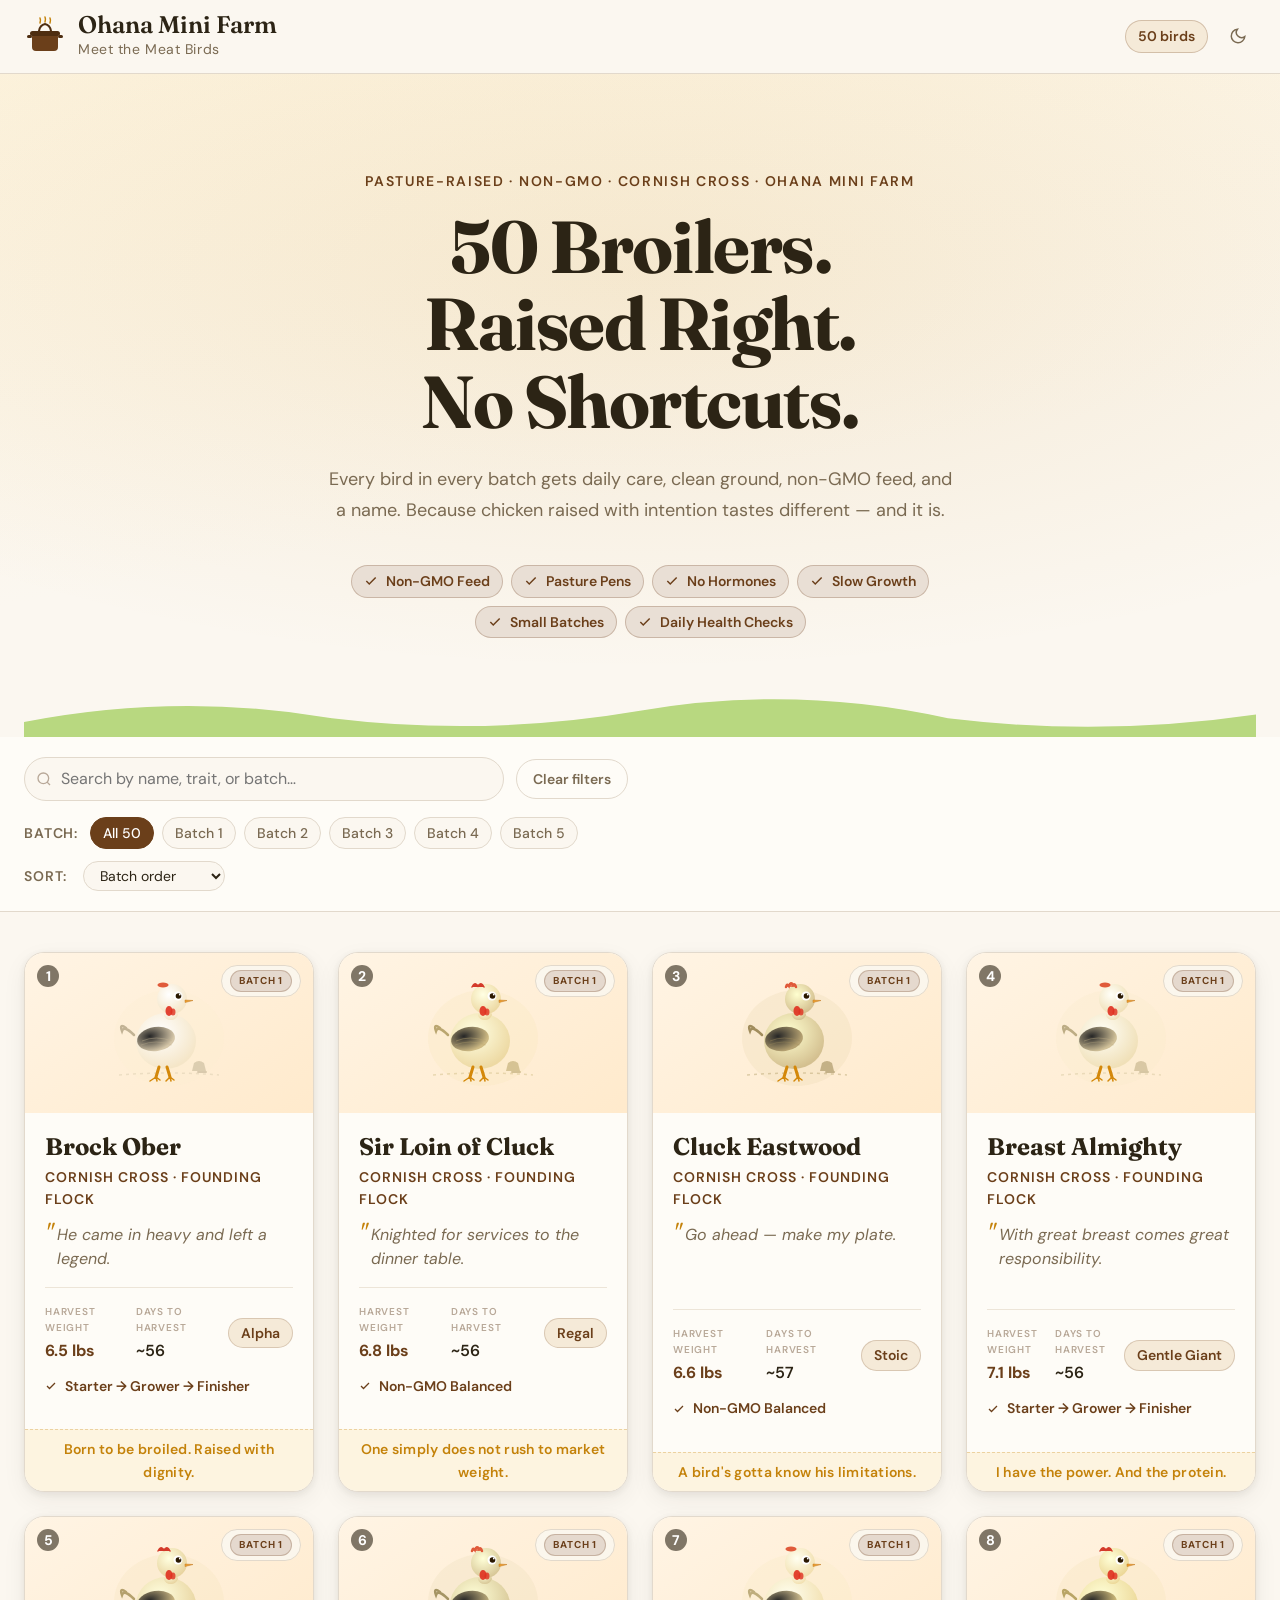
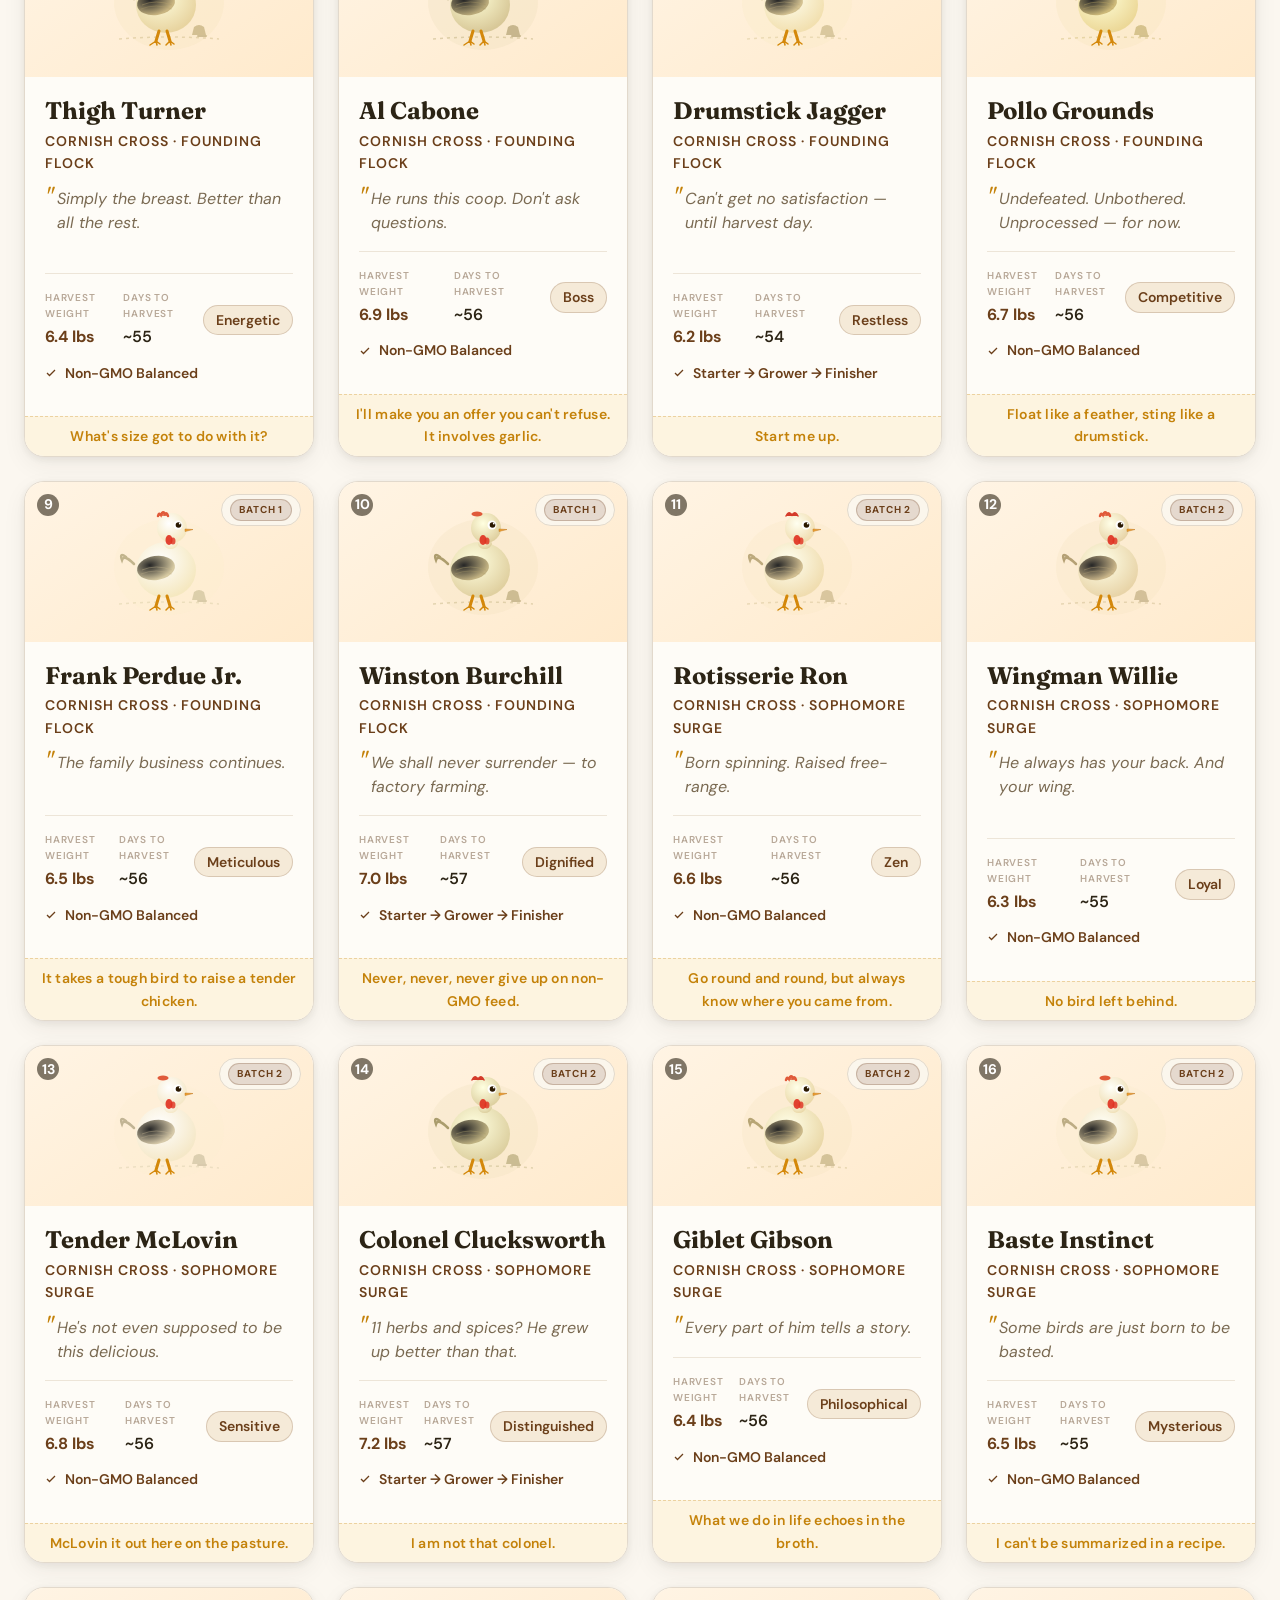
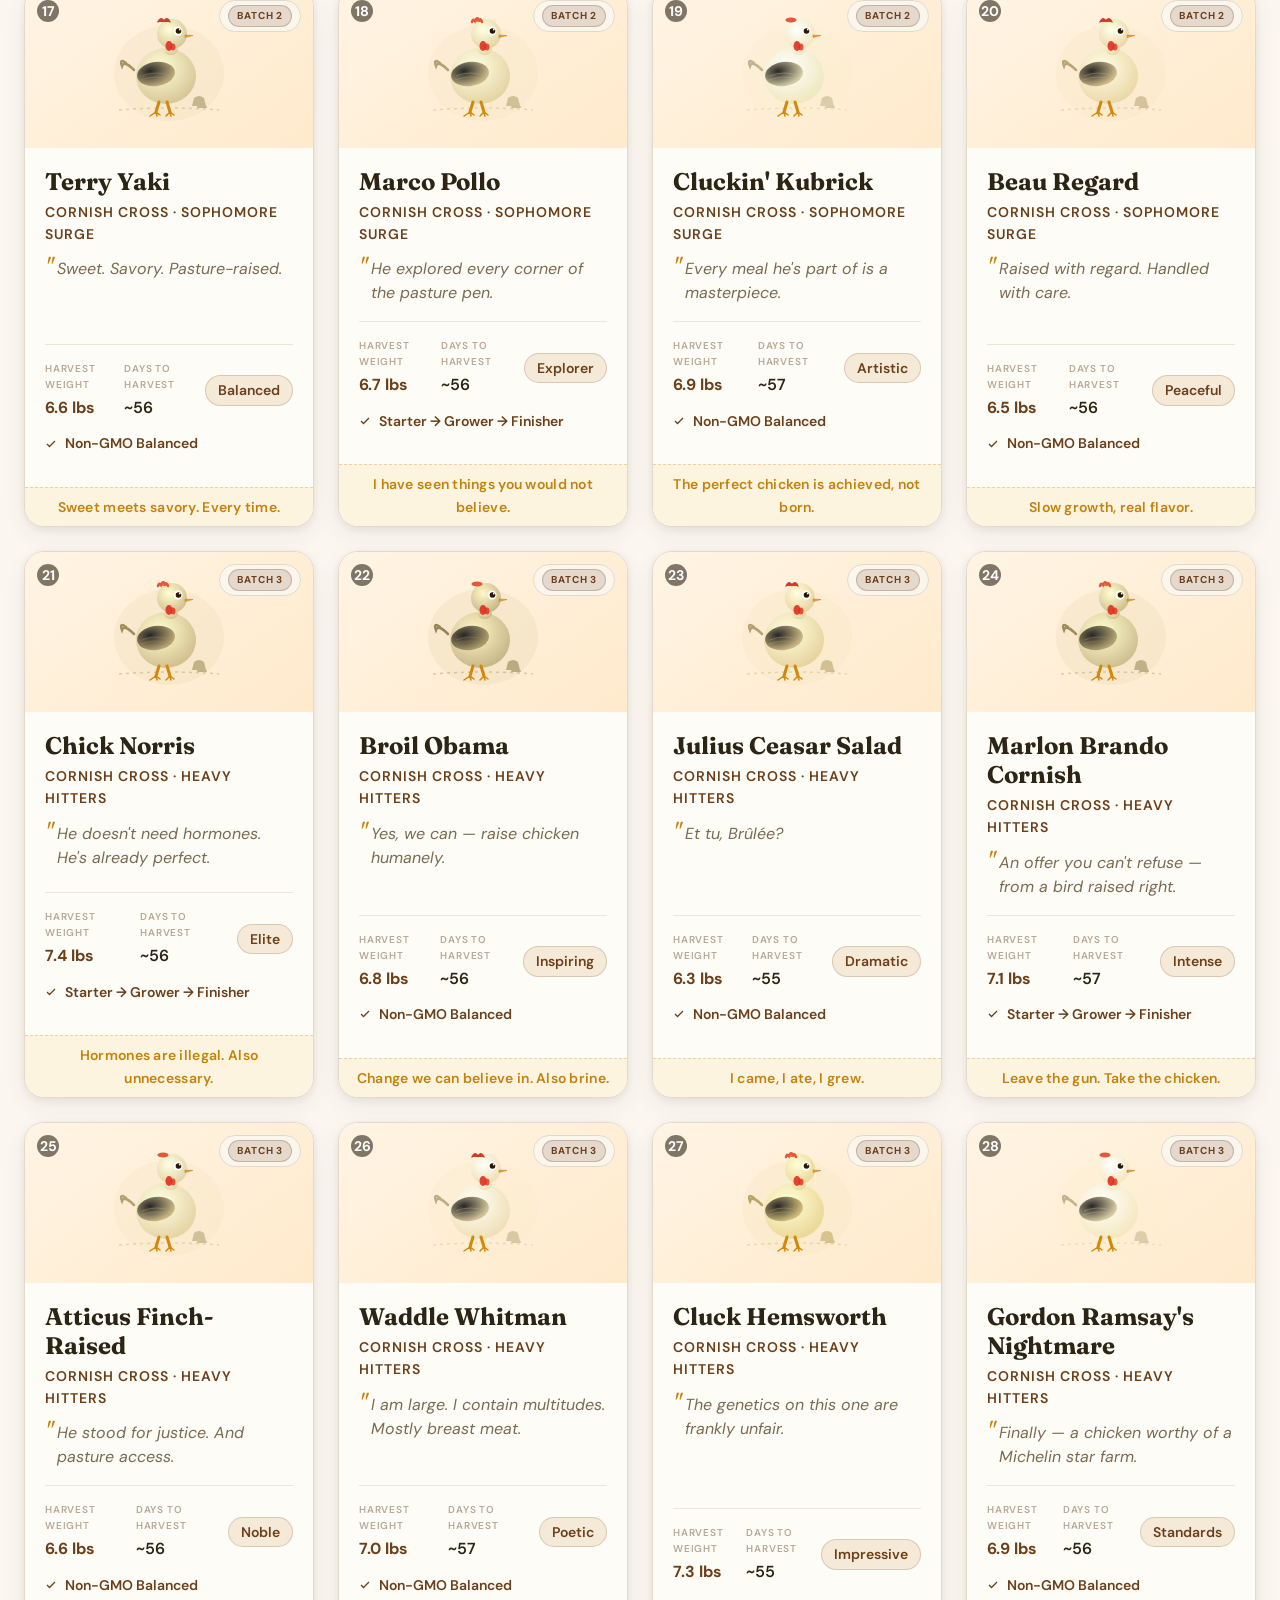
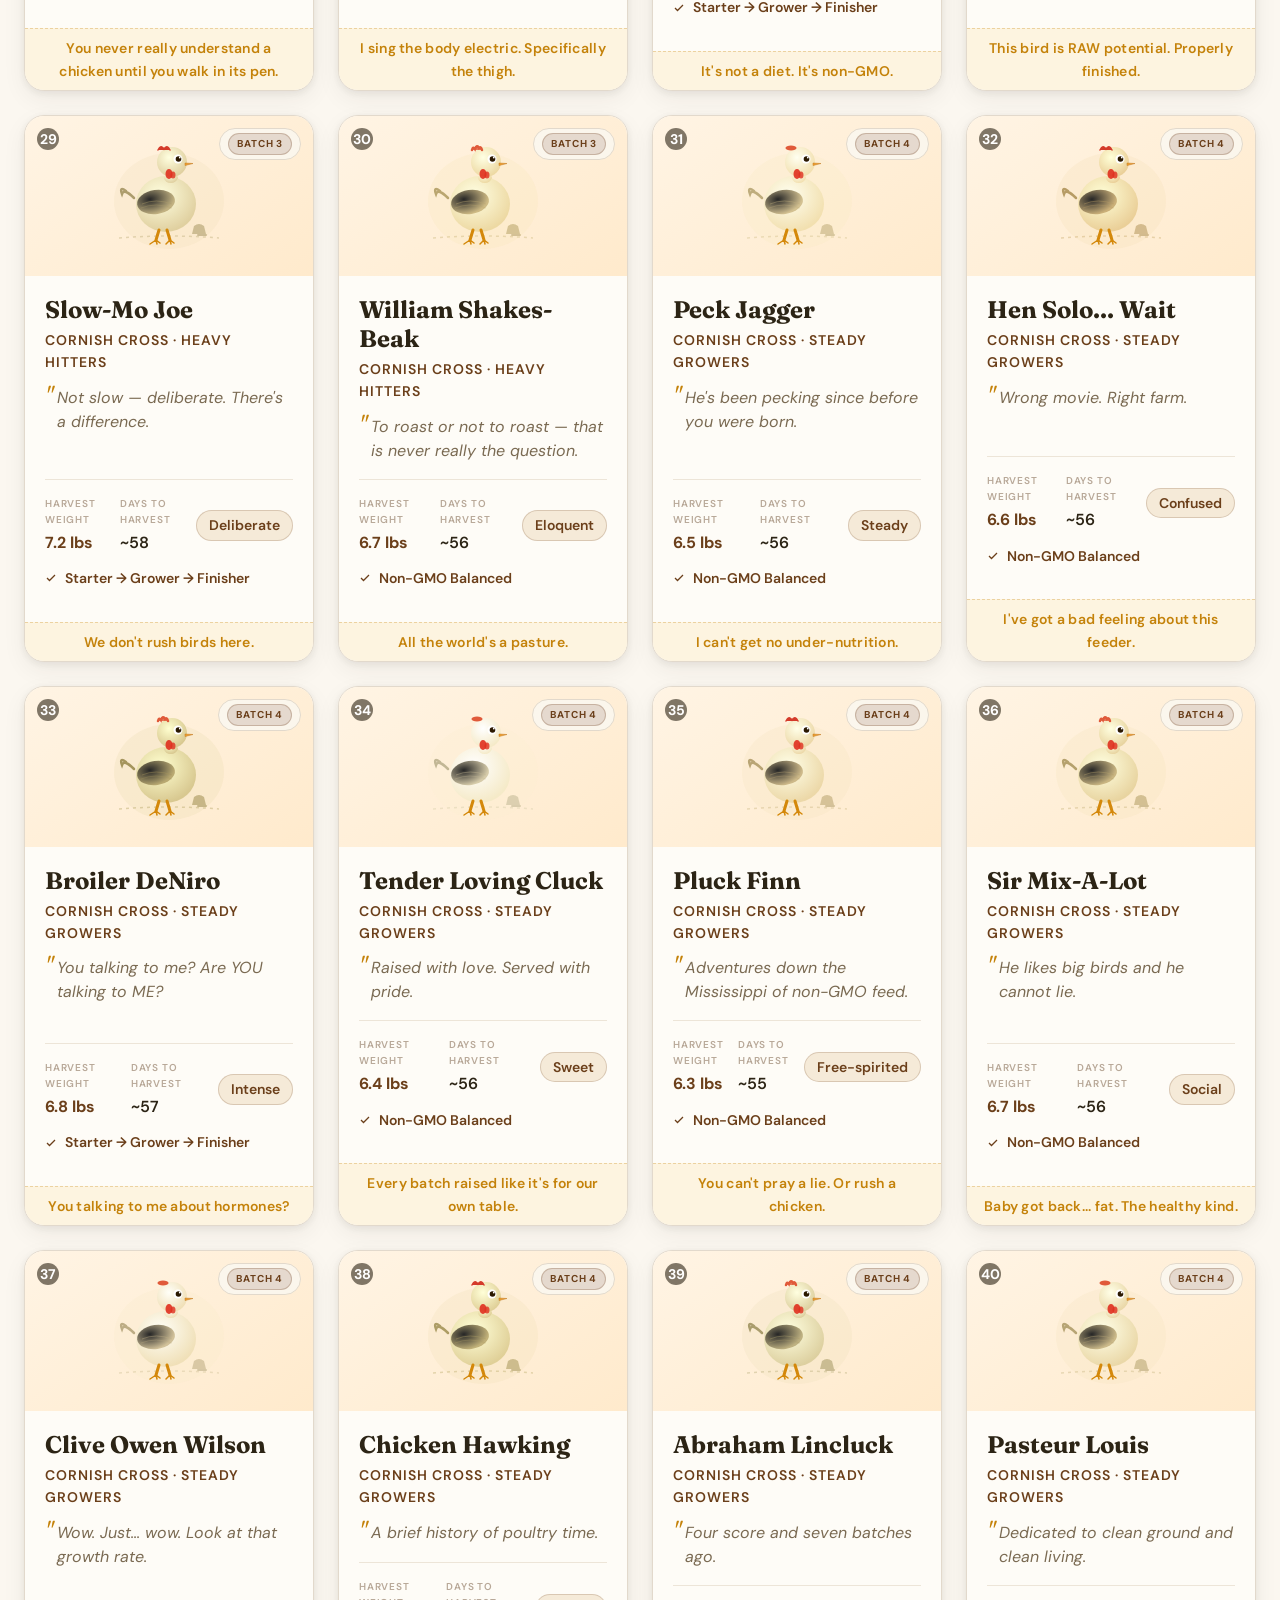
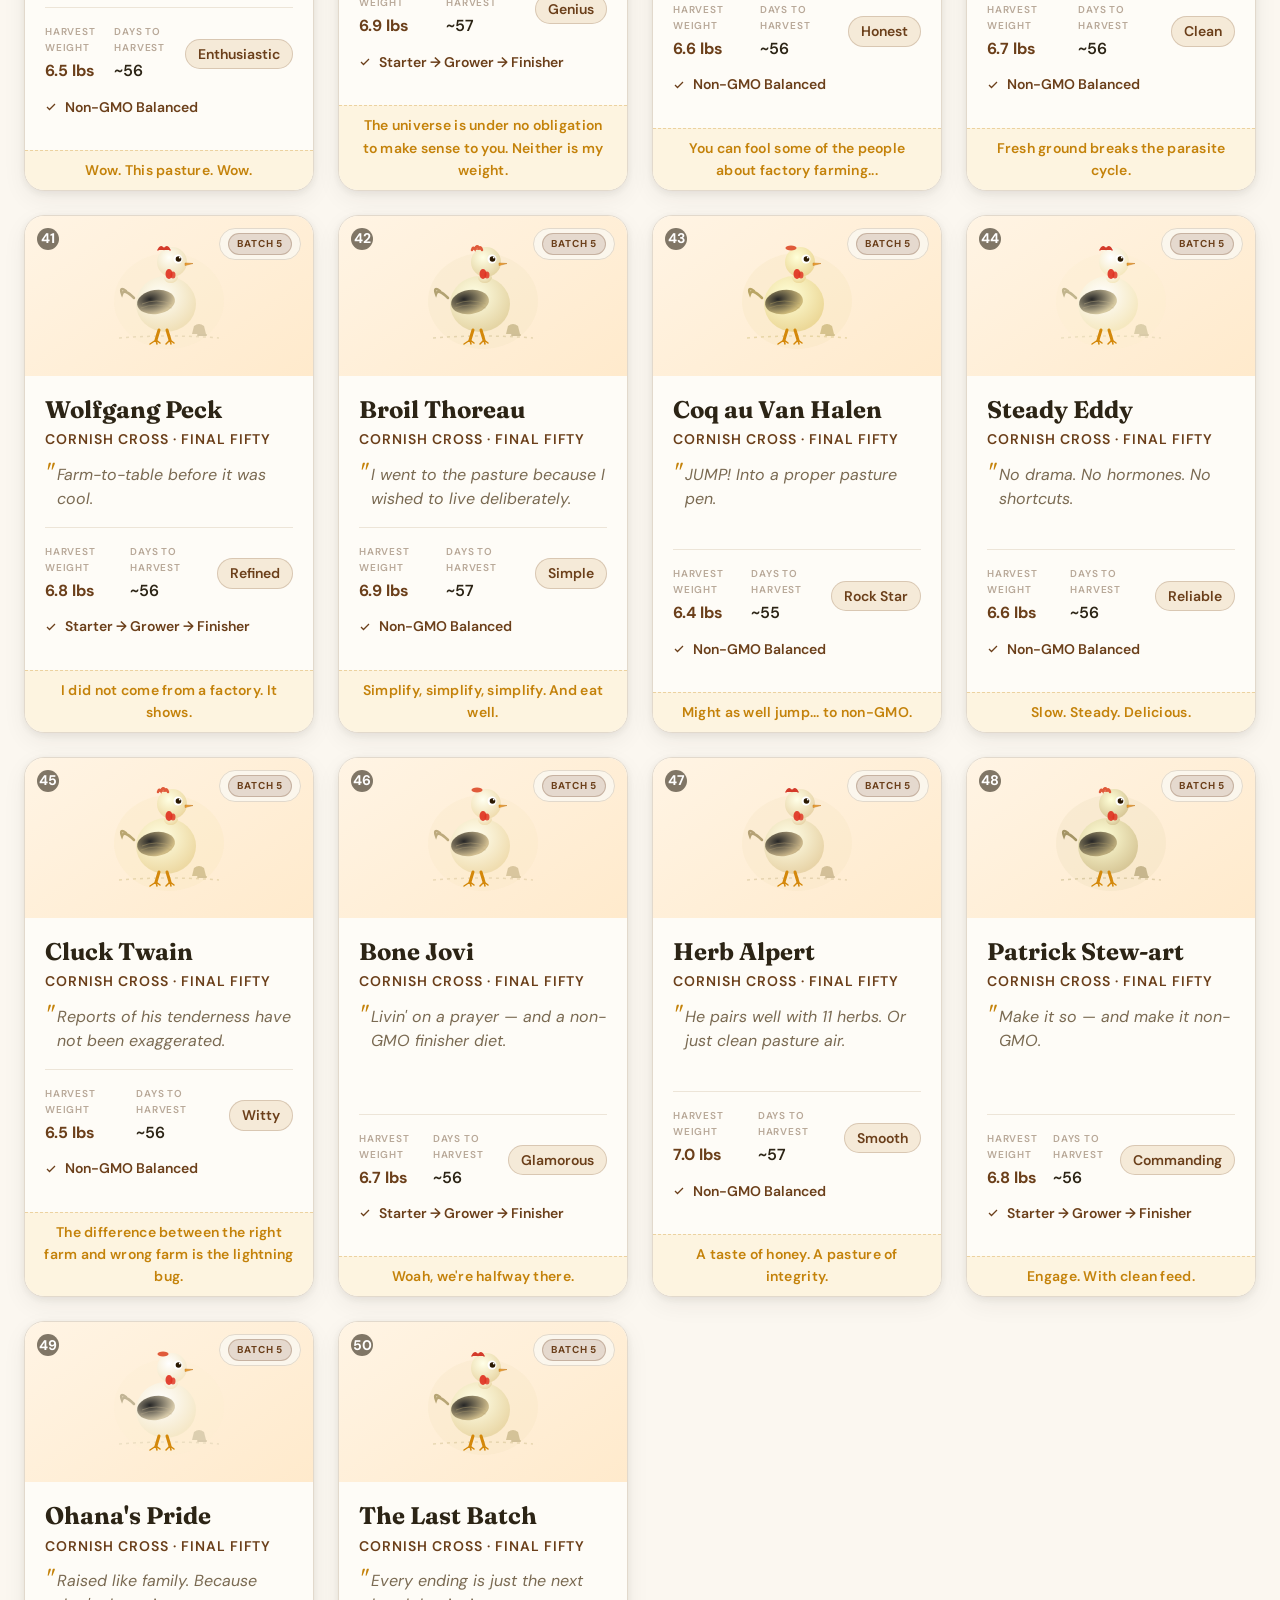
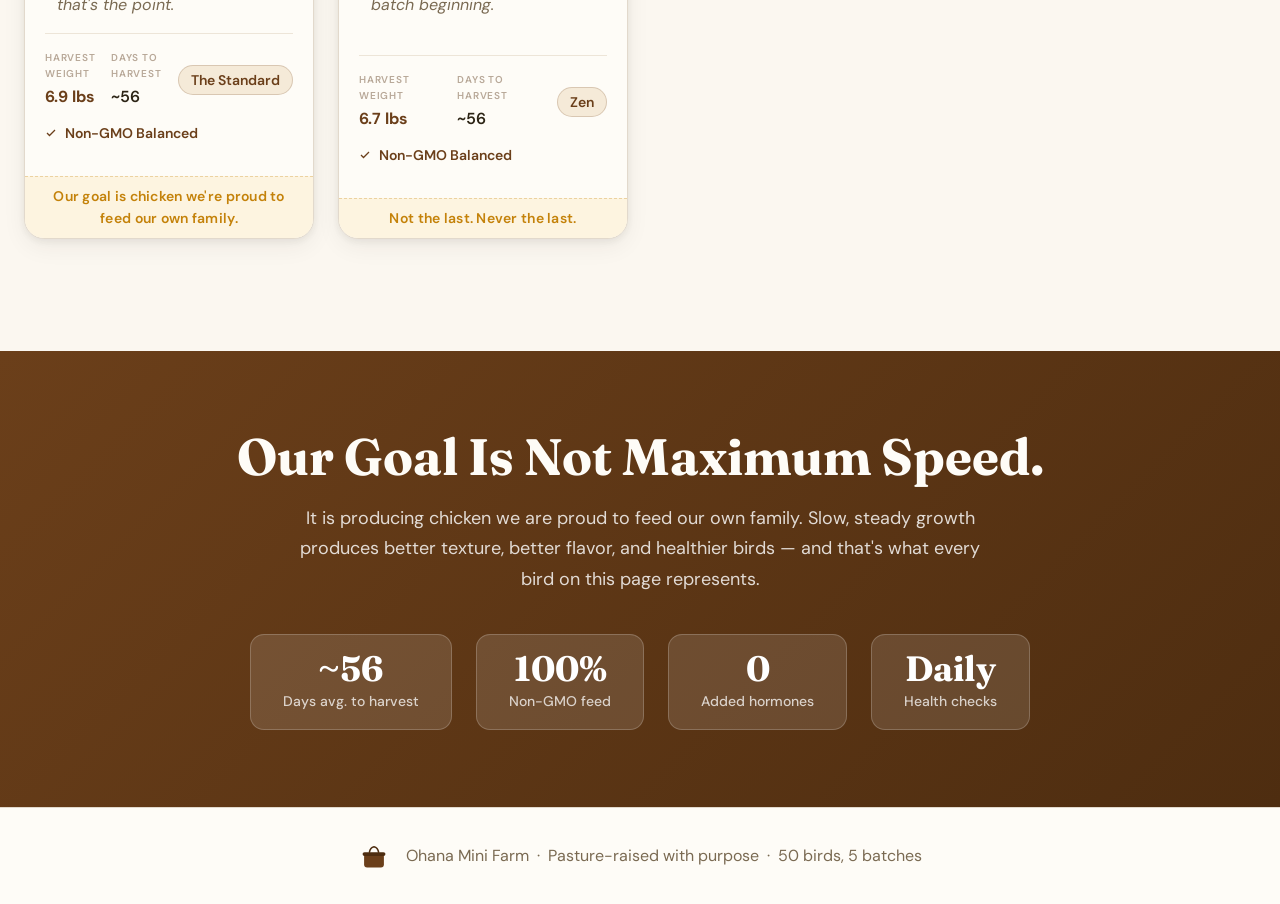
<file: broilers/index.html>
<!DOCTYPE html>
<html lang="en" data-theme="light">
<head>
  <meta charset="UTF-8">
  <meta name="viewport" content="width=device-width, initial-scale=1.0">
  <title>Ohana Mini Farm — Meet the Meat Birds</title>
  <meta name="description" content="50 pasture-raised Cornish Cross broilers from Ohana Mini Farm. Raised slow, fed clean, handled with care.">
  <link rel="preconnect" href="https://fonts.googleapis.com">
  <link rel="preconnect" href="https://fonts.gstatic.com" crossorigin>
  <link href="https://fonts.googleapis.com/css2?family=Fraunces:ital,opsz,wght@0,9..144,400;0,9..144,600;0,9..144,700;1,9..144,400&family=DM+Sans:wght@400;500;600&display=swap" rel="stylesheet">
  <link rel="stylesheet" href="style.css">
</head>
<body>

  <!-- HEADER -->
  <header class="site-header">
    <div class="header-inner">
      <a href="#" class="logo" aria-label="Ohana Mini Farm home">
        <svg width="42" height="42" viewBox="0 0 42 42" fill="none">
          <!-- Pot/roaster shape as logo -->
          <rect x="8" y="18" width="26" height="18" rx="4" fill="var(--color-primary)"/>
          <rect x="6" y="16" width="30" height="5" rx="2.5" fill="var(--color-primary-hover)"/>
          <path d="M15 16 Q16 10 21 9 Q26 10 27 16" stroke="var(--color-primary-hover)" stroke-width="2" fill="none" stroke-linecap="round"/>
          <!-- Steam -->
          <path d="M16 8 Q17 5 16 3" stroke="var(--color-straw)" stroke-width="1.5" fill="none" stroke-linecap="round"/>
          <path d="M21 7 Q22 4 21 2" stroke="var(--color-straw)" stroke-width="1.5" fill="none" stroke-linecap="round"/>
          <path d="M26 8 Q27 5 26 3" stroke="var(--color-straw)" stroke-width="1.5" fill="none" stroke-linecap="round"/>
          <!-- Handles -->
          <rect x="3" y="20" width="5" height="3" rx="1.5" fill="var(--color-primary-hover)"/>
          <rect x="34" y="20" width="5" height="3" rx="1.5" fill="var(--color-primary-hover)"/>
        </svg>
        <div class="logo-text">
          <span class="logo-name">Ohana Mini Farm</span>
          <span class="logo-tagline">Meet the Meat Birds</span>
        </div>
      </a>
      <div class="header-actions">
        <span class="bird-count-badge"><span id="visible-count">50</span> birds</span>
        <button class="theme-toggle" data-theme-toggle aria-label="Switch to dark mode">
          <svg width="18" height="18" viewBox="0 0 24 24" fill="none" stroke="currentColor" stroke-width="2"><path d="M21 12.79A9 9 0 1 1 11.21 3 7 7 0 0 0 21 12.79z"/></svg>
        </button>
      </div>
    </div>
  </header>

  <!-- HERO -->
  <section class="hero">
    <div class="hero-inner">
      <p class="hero-eyebrow">Pasture-raised · Non-GMO · Cornish Cross · Ohana Mini Farm</p>
      <h1 class="hero-title">50 Broilers.<br>Raised Right.<br>No Shortcuts.</h1>
      <p class="hero-sub">Every bird in every batch gets daily care, clean ground, non-GMO feed, and a name. Because chicken raised with intention tastes different — and it is.</p>

      <!-- Farm practice badges -->
      <div class="practice-badges">
        <span class="badge"><svg width="14" height="14" viewBox="0 0 24 24" fill="none" stroke="currentColor" stroke-width="2.5"><polyline points="20 6 9 17 4 12"/></svg>Non-GMO Feed</span>
        <span class="badge"><svg width="14" height="14" viewBox="0 0 24 24" fill="none" stroke="currentColor" stroke-width="2.5"><polyline points="20 6 9 17 4 12"/></svg>Pasture Pens</span>
        <span class="badge"><svg width="14" height="14" viewBox="0 0 24 24" fill="none" stroke="currentColor" stroke-width="2.5"><polyline points="20 6 9 17 4 12"/></svg>No Hormones</span>
        <span class="badge"><svg width="14" height="14" viewBox="0 0 24 24" fill="none" stroke="currentColor" stroke-width="2.5"><polyline points="20 6 9 17 4 12"/></svg>Slow Growth</span>
        <span class="badge"><svg width="14" height="14" viewBox="0 0 24 24" fill="none" stroke="currentColor" stroke-width="2.5"><polyline points="20 6 9 17 4 12"/></svg>Small Batches</span>
        <span class="badge"><svg width="14" height="14" viewBox="0 0 24 24" fill="none" stroke="currentColor" stroke-width="2.5"><polyline points="20 6 9 17 4 12"/></svg>Daily Health Checks</span>
      </div>
    </div>
    <div class="hero-grass" aria-hidden="true">
      <svg viewBox="0 0 1440 80" preserveAspectRatio="none" fill="none"><path d="M0 60 Q180 20 360 55 Q540 80 720 45 Q900 10 1080 55 Q1260 80 1440 50 L1440 80 L0 80Z" fill="var(--color-grass)"/></svg>
    </div>
  </section>

  <!-- FILTERS -->
  <section class="filters-section" id="flock">
    <div class="filters-inner">
      <div class="search-row">
        <div class="search-wrap">
          <svg width="16" height="16" viewBox="0 0 24 24" fill="none" stroke="currentColor" stroke-width="2"><circle cx="11" cy="11" r="8"/><path d="m21 21-4.35-4.35"/></svg>
          <input type="text" id="search" placeholder="Search by name, trait, or batch…" aria-label="Search broilers">
        </div>
        <button class="reset-btn" id="reset-btn">Clear filters</button>
      </div>

      <div class="filter-chips" role="group" aria-label="Filter by batch">
        <span class="filter-label">Batch:</span>
        <button class="chip chip--active" data-filter="all">All 50</button>
        <button class="chip" data-filter="1">Batch 1</button>
        <button class="chip" data-filter="2">Batch 2</button>
        <button class="chip" data-filter="3">Batch 3</button>
        <button class="chip" data-filter="4">Batch 4</button>
        <button class="chip" data-filter="5">Batch 5</button>
      </div>

      <div class="sort-row">
        <span class="filter-label">Sort:</span>
        <select id="sort-select" aria-label="Sort broilers">
          <option value="id">Batch order</option>
          <option value="name">Name A–Z</option>
          <option value="weight">Heaviest first</option>
          <option value="days">Fastest grower</option>
        </select>
      </div>
    </div>
  </section>

  <!-- BROILER GRID -->
  <main class="hen-grid-section">
    <div class="hen-grid" id="broiler-grid" role="list"></div>
    <div class="empty-state" id="empty-state" hidden>
      <div class="empty-hen">🍗</div>
      <p>No birds found. Try a different search or batch filter.</p>
    </div>
  </main>

  <!-- FARM PHILOSOPHY STRIP -->
  <section class="philosophy-strip">
    <div class="philosophy-inner">
      <h2 class="philosophy-title">Our Goal Is Not Maximum Speed.</h2>
      <p class="philosophy-text">It is producing chicken we are proud to feed our own family. Slow, steady growth produces better texture, better flavor, and healthier birds — and that's what every bird on this page represents.</p>
      <div class="philosophy-stats">
        <div class="phil-stat">
          <span class="phil-stat-num">~56</span>
          <span class="phil-stat-label">Days avg. to harvest</span>
        </div>
        <div class="phil-stat">
          <span class="phil-stat-num">100%</span>
          <span class="phil-stat-label">Non-GMO feed</span>
        </div>
        <div class="phil-stat">
          <span class="phil-stat-num">0</span>
          <span class="phil-stat-label">Added hormones</span>
        </div>
        <div class="phil-stat">
          <span class="phil-stat-num">Daily</span>
          <span class="phil-stat-label">Health checks</span>
        </div>
      </div>
    </div>
  </section>

  <!-- FOOTER -->
  <footer class="site-footer">
    <div class="footer-inner">
      <svg width="32" height="32" viewBox="0 0 42 42" fill="none">
        <rect x="8" y="18" width="26" height="18" rx="4" fill="var(--color-primary)"/>
        <rect x="6" y="16" width="30" height="5" rx="2.5" fill="var(--color-primary-hover)"/>
        <path d="M15 16 Q16 10 21 9 Q26 10 27 16" stroke="var(--color-primary-hover)" stroke-width="2" fill="none" stroke-linecap="round"/>
      </svg>
      <p>Ohana Mini Farm &nbsp;·&nbsp; Pasture-raised with purpose &nbsp;·&nbsp; 50 birds, 5 batches</p>
    </div>
  </footer>

  <script src="broilers-data.js"></script>
  <script src="app.js"></script>
</body>
</html>
</file>
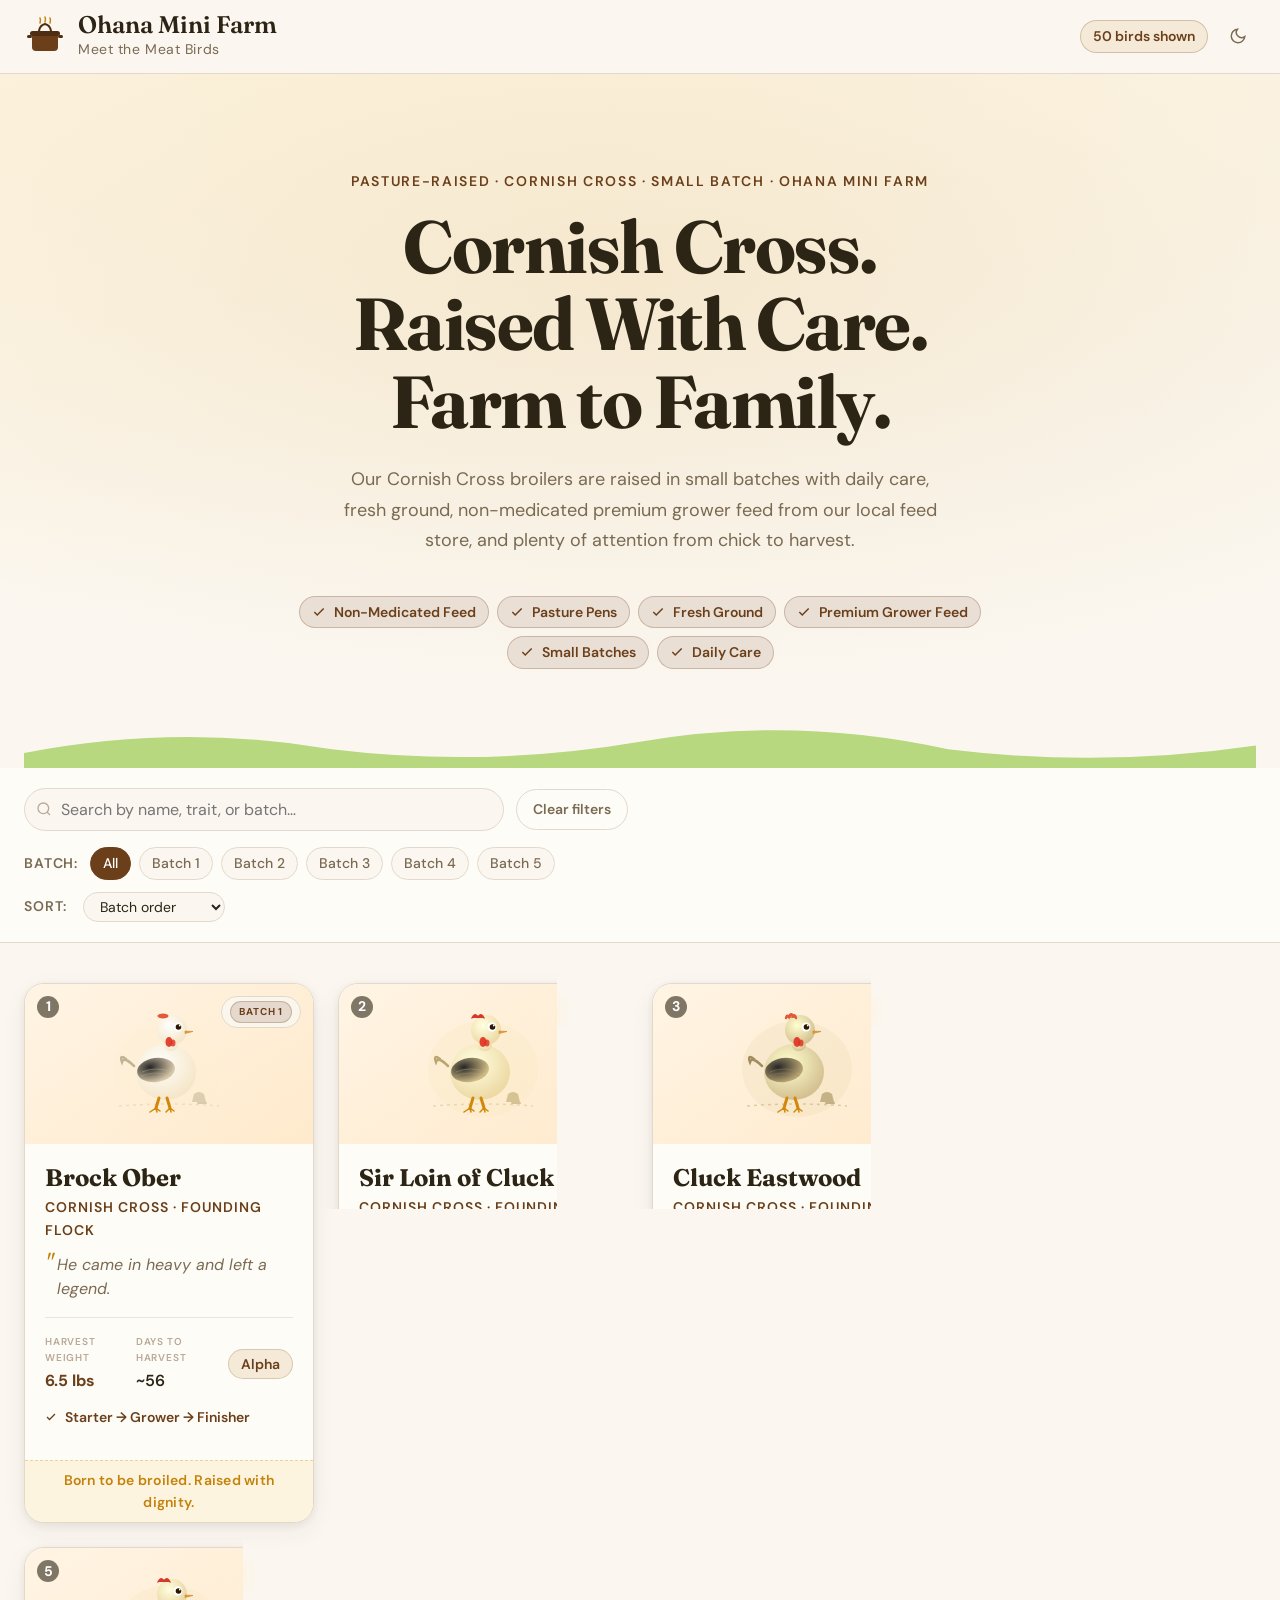
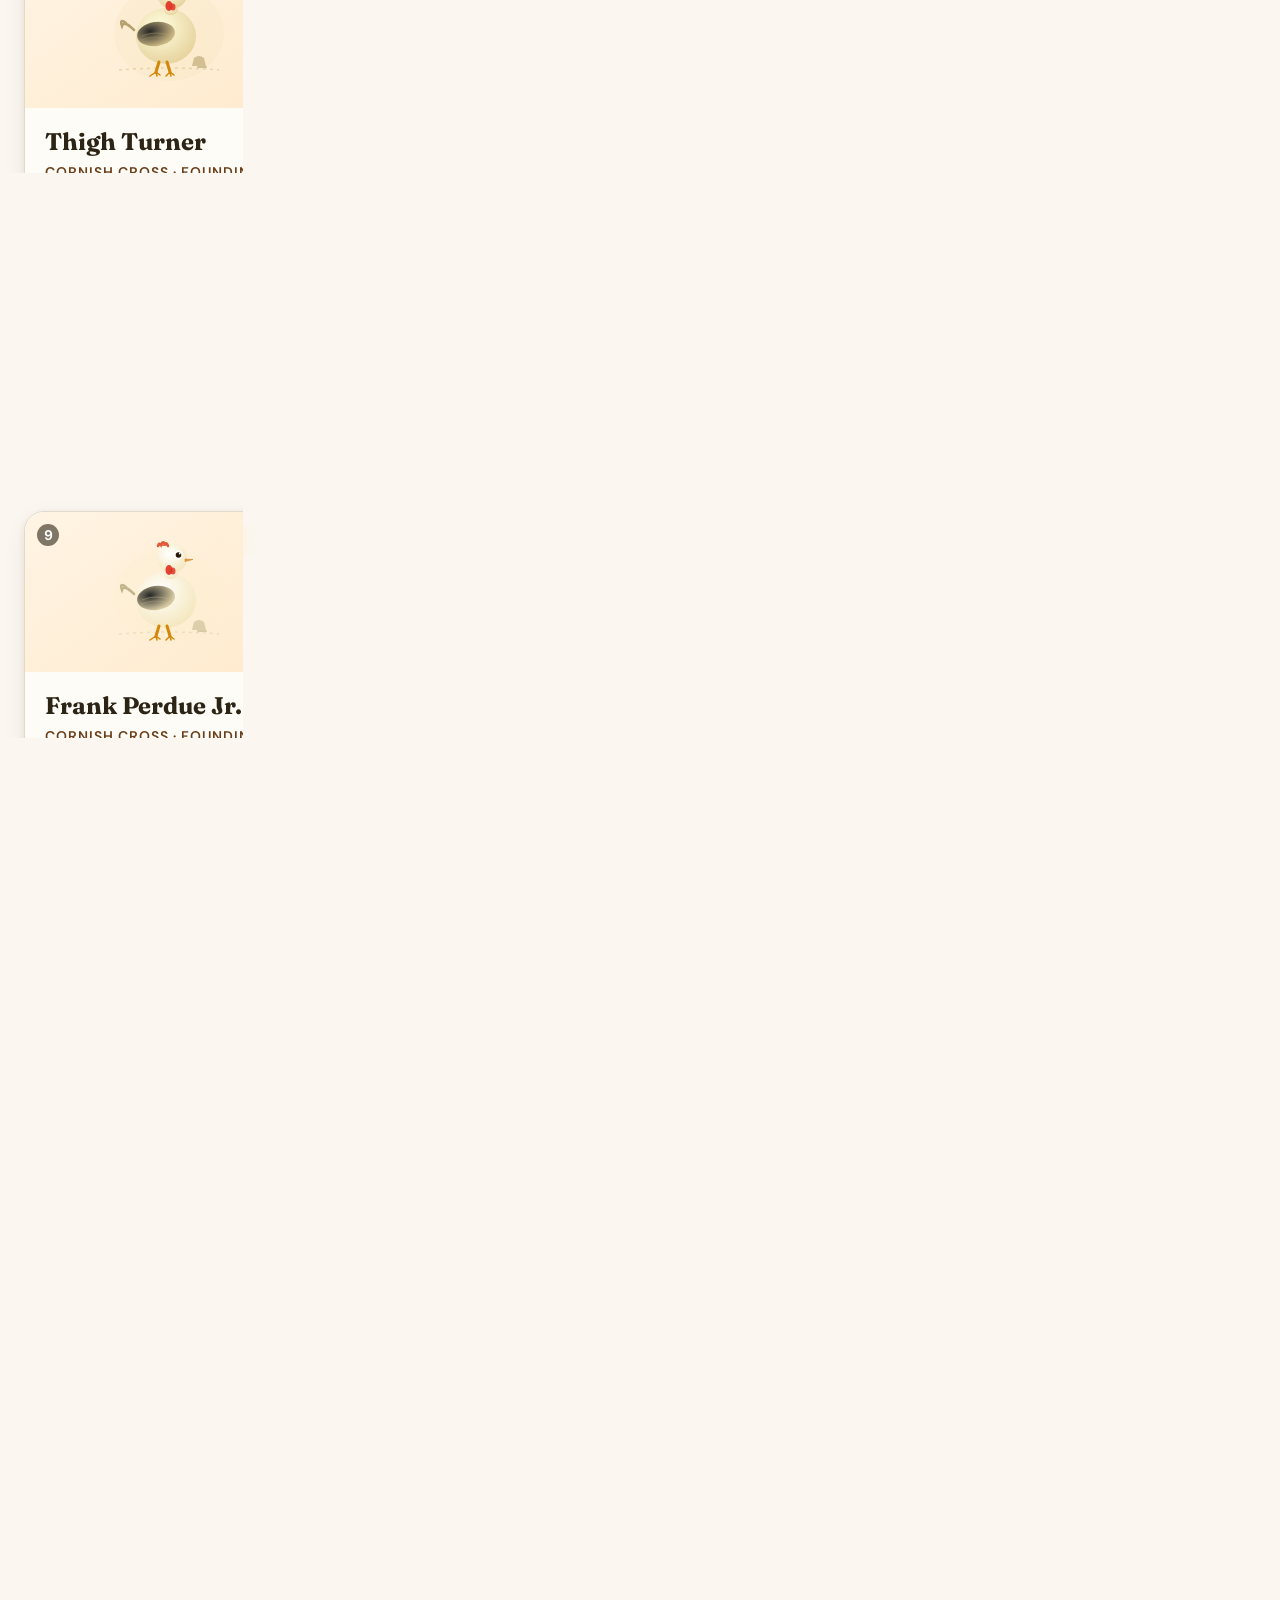
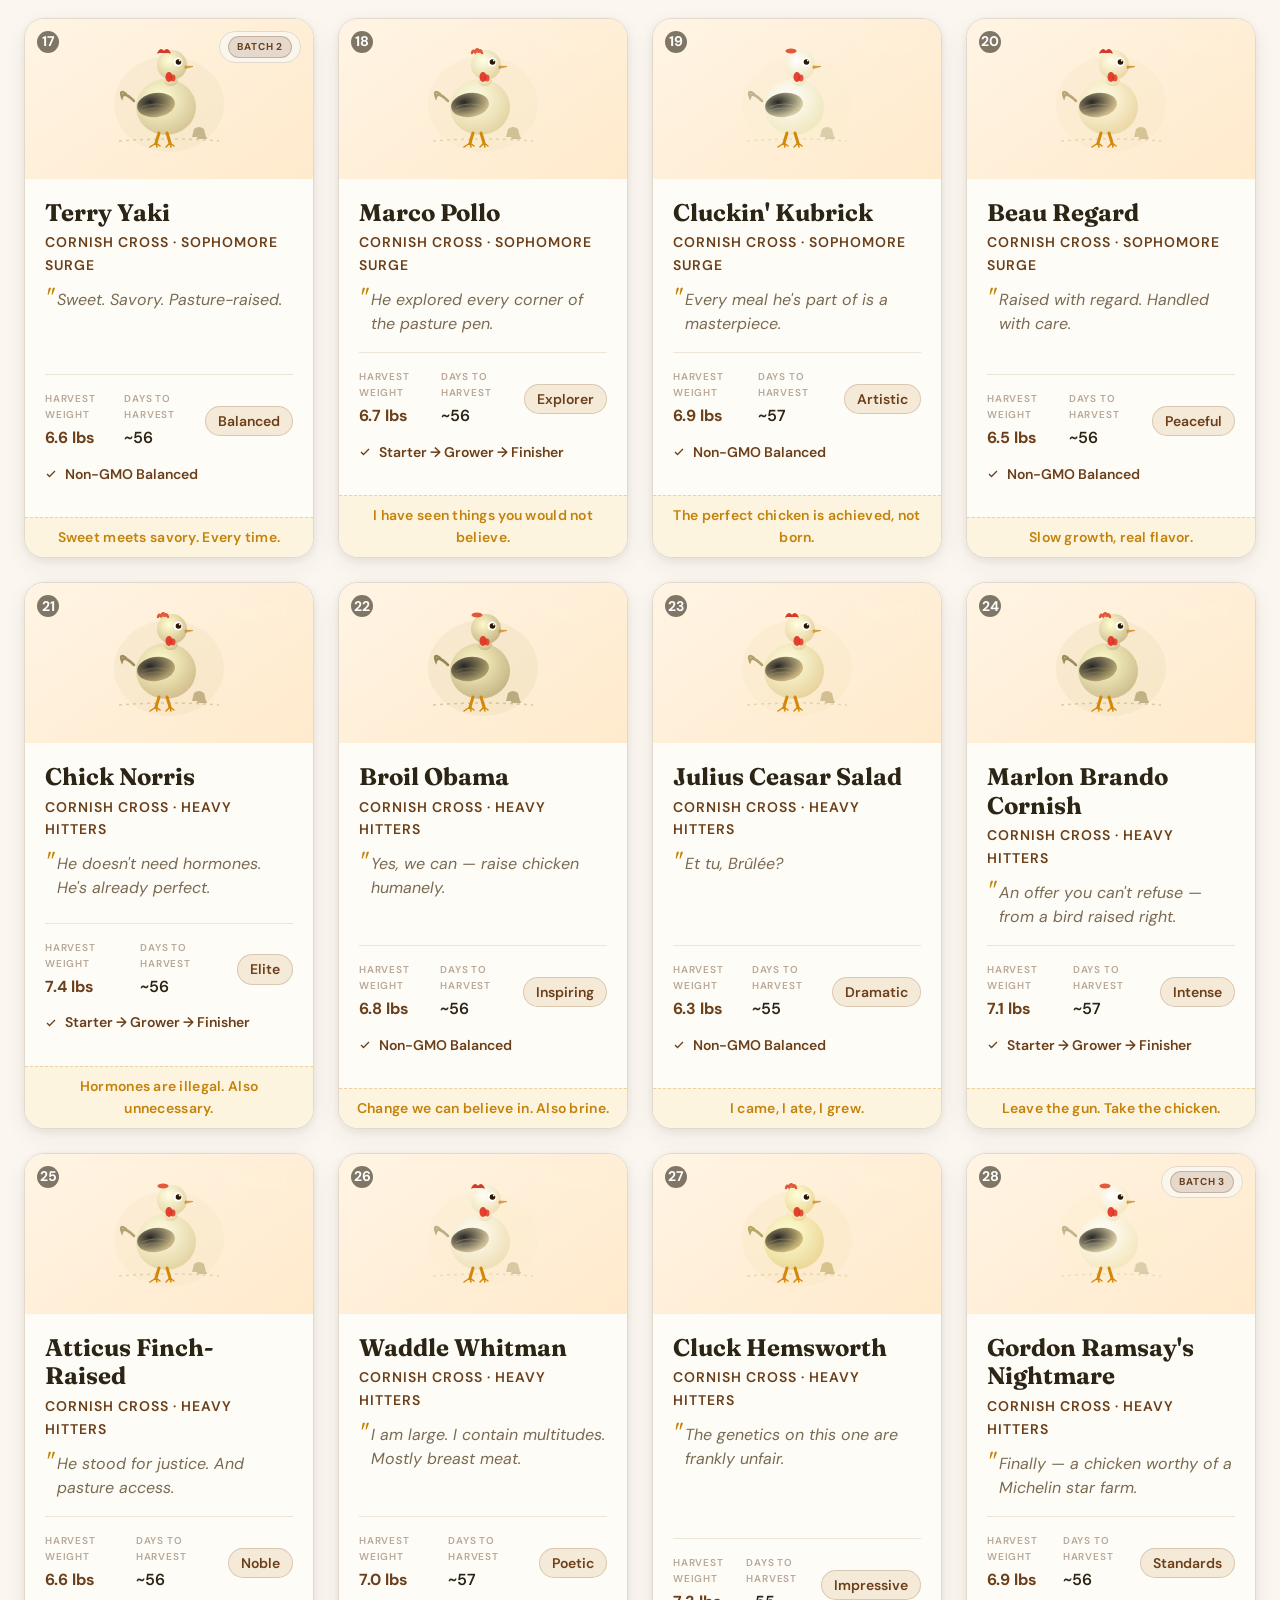
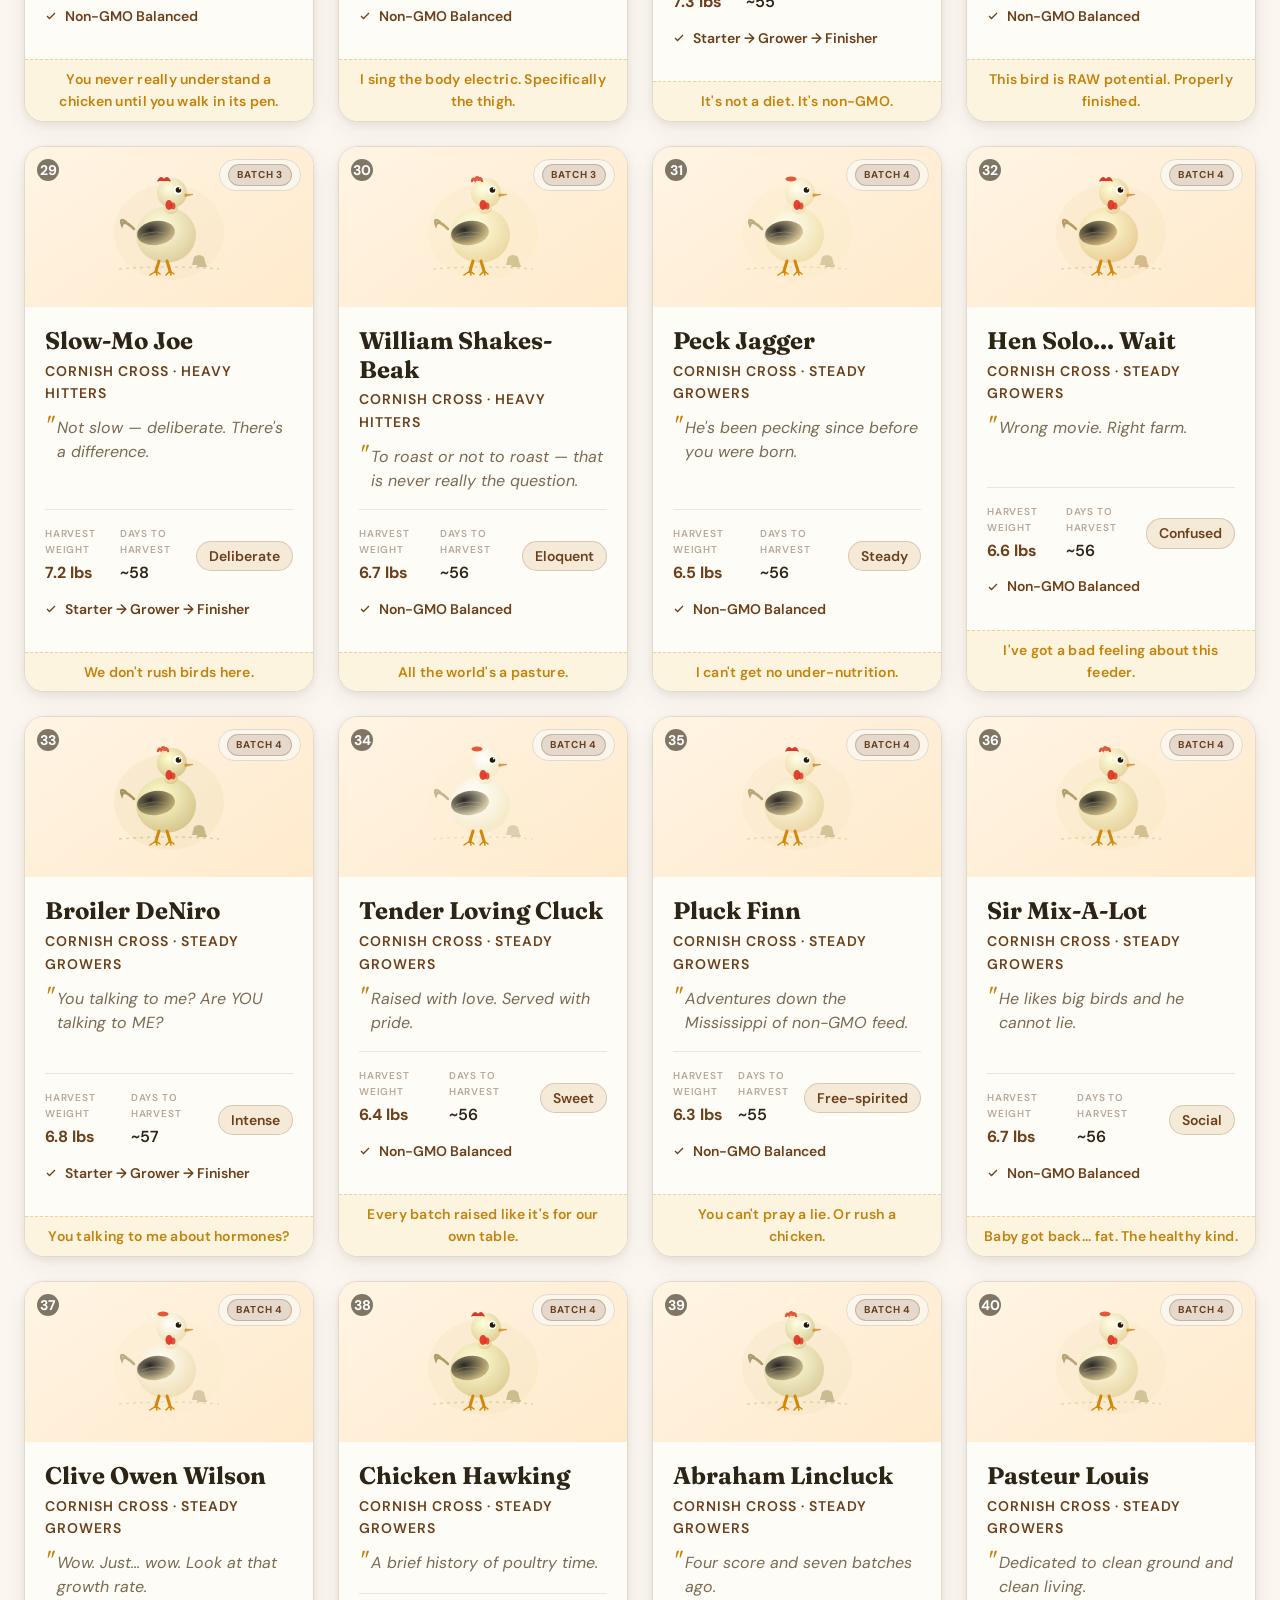
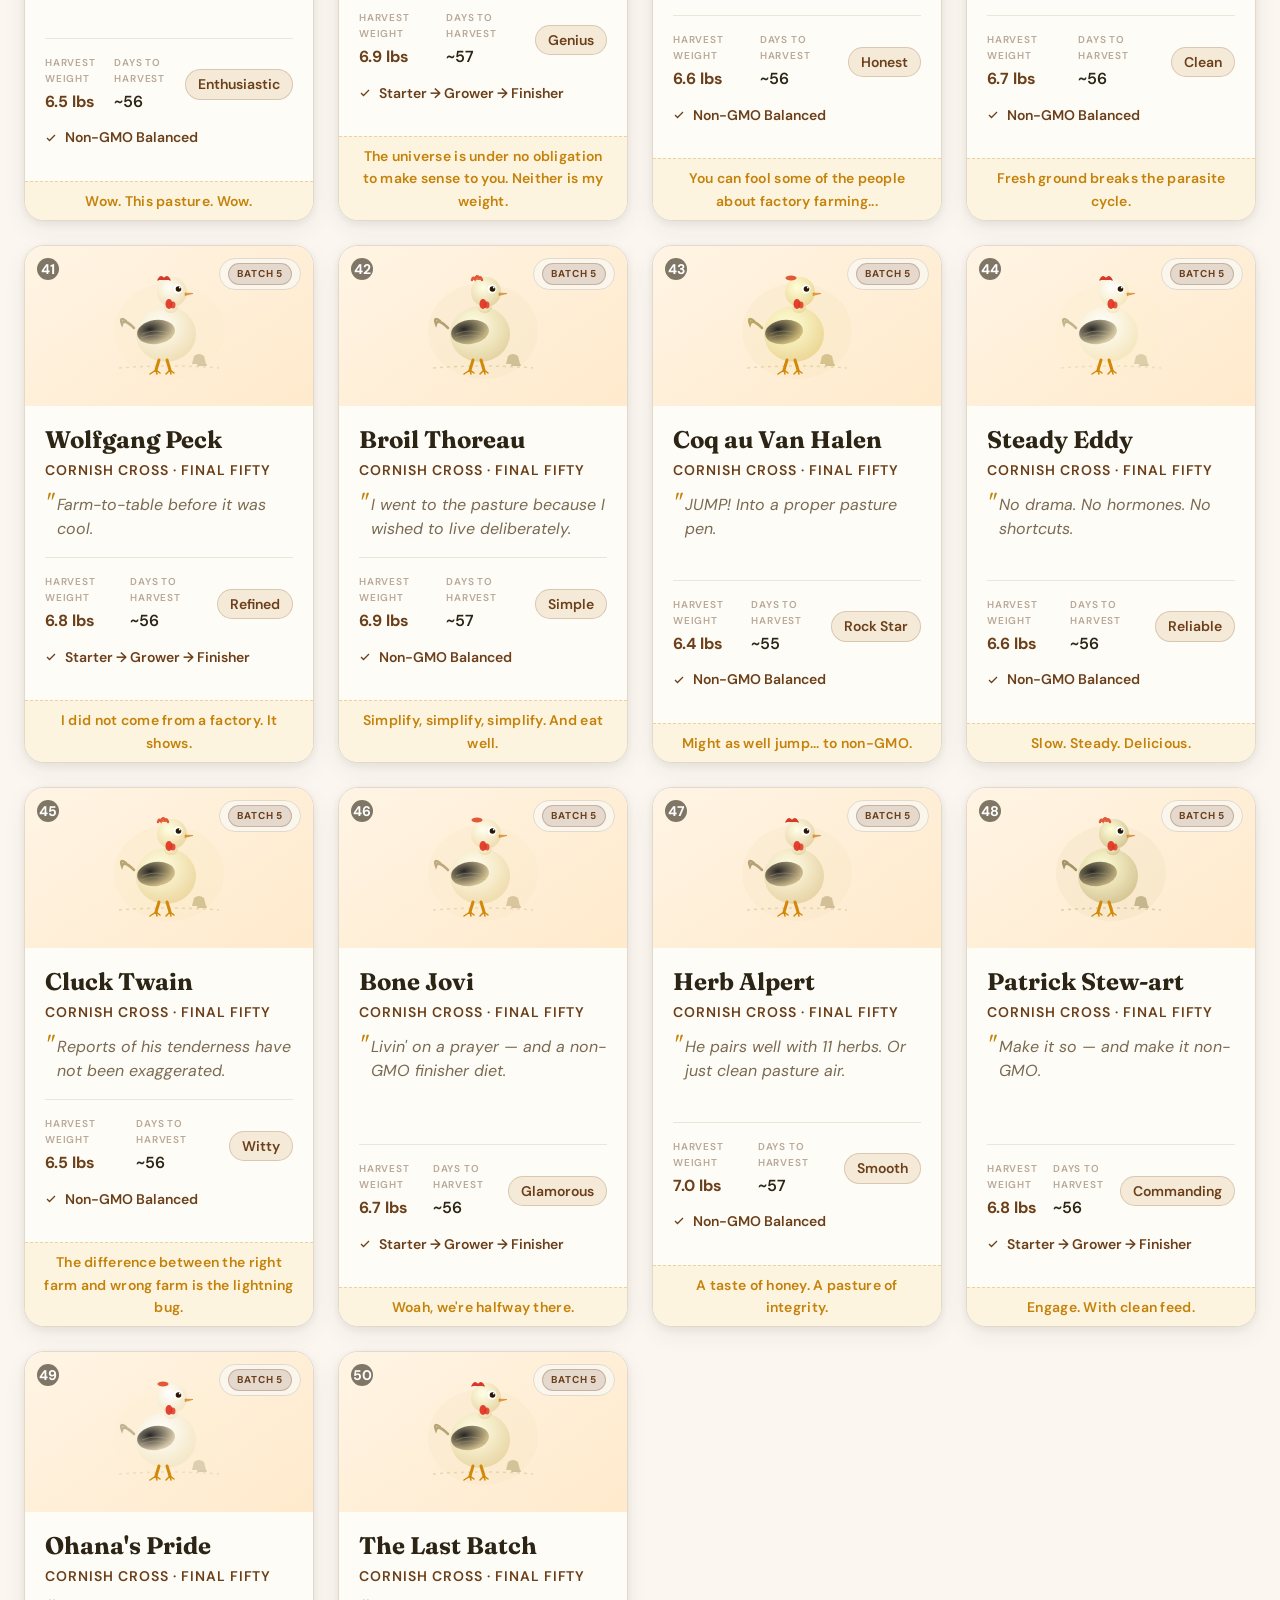
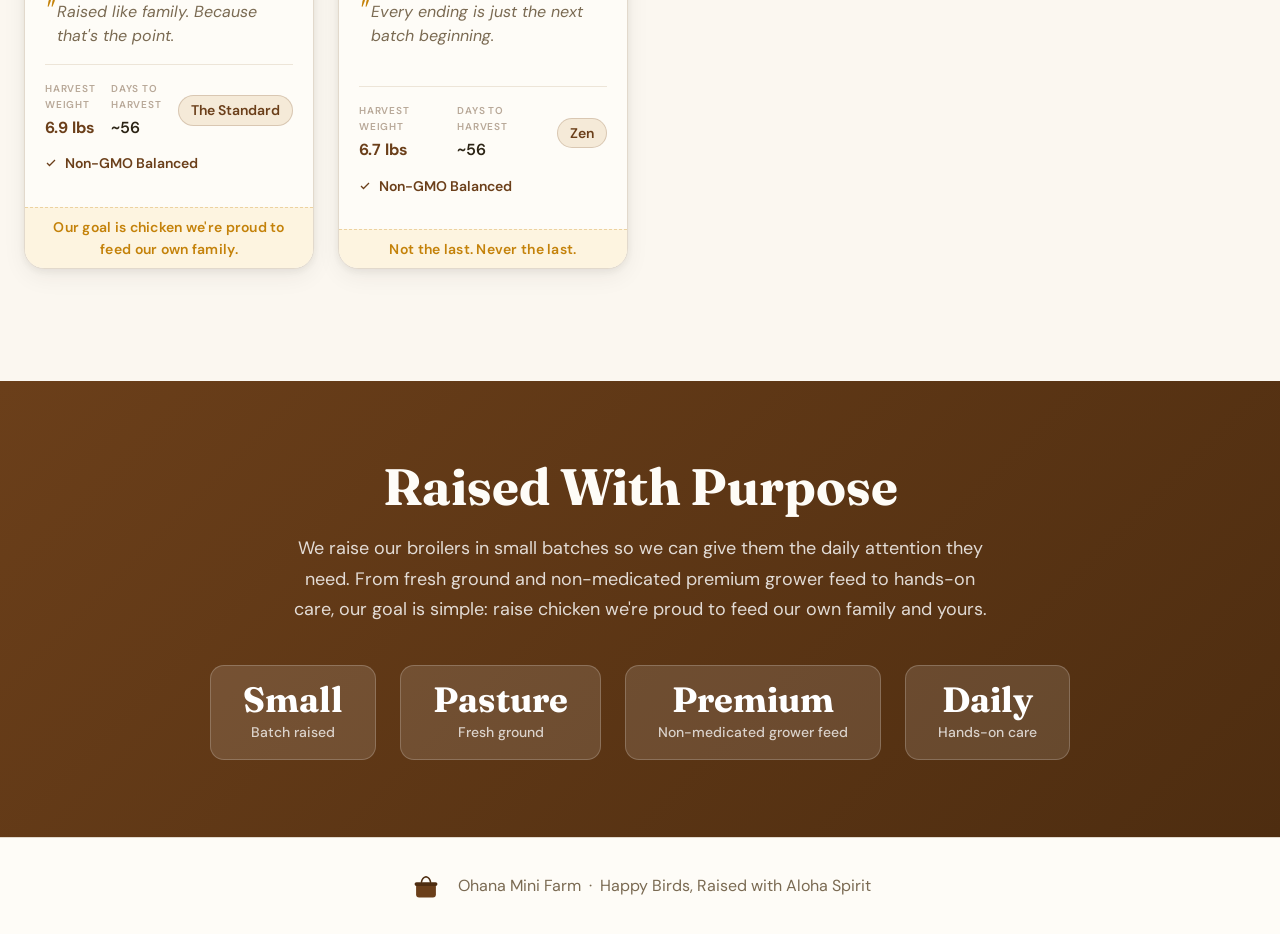
<file: broilers/Index.html>
<!DOCTYPE html>
<html lang="en" data-theme="light">
<head>
  <meta charset="UTF-8">
  <meta name="viewport" content="width=device-width, initial-scale=1.0">
  <title>Ohana Mini Farm — Meet the Meat Birds</title>
  <meta name="description" content="Pasture-raised Cornish Cross broilers from Ohana Mini Farm, raised in small batches with daily care and non-medicated premium grower feed.">
  <link rel="preconnect" href="https://fonts.googleapis.com">
  <link rel="preconnect" href="https://fonts.gstatic.com" crossorigin>
  <link href="https://fonts.googleapis.com/css2?family=Fraunces:ital,opsz,wght@0,9..144,400;0,9..144,600;0,9..144,700;1,9..144,400&family=DM+Sans:wght@400;500;600&display=swap" rel="stylesheet">
  <link rel="stylesheet" href="style.css">
</head>
<body>

  <!-- HEADER -->
  <header class="site-header">
    <div class="header-inner">
      <a href="#" class="logo" aria-label="Ohana Mini Farm home">
        <svg width="42" height="42" viewBox="0 0 42 42" fill="none">
          <!-- Pot/roaster shape as logo -->
          <rect x="8" y="18" width="26" height="18" rx="4" fill="var(--color-primary)"/>
          <rect x="6" y="16" width="30" height="5" rx="2.5" fill="var(--color-primary-hover)"/>
          <path d="M15 16 Q16 10 21 9 Q26 10 27 16" stroke="var(--color-primary-hover)" stroke-width="2" fill="none" stroke-linecap="round"/>
          <!-- Steam -->
          <path d="M16 8 Q17 5 16 3" stroke="var(--color-straw)" stroke-width="1.5" fill="none" stroke-linecap="round"/>
          <path d="M21 7 Q22 4 21 2" stroke="var(--color-straw)" stroke-width="1.5" fill="none" stroke-linecap="round"/>
          <path d="M26 8 Q27 5 26 3" stroke="var(--color-straw)" stroke-width="1.5" fill="none" stroke-linecap="round"/>
          <!-- Handles -->
          <rect x="3" y="20" width="5" height="3" rx="1.5" fill="var(--color-primary-hover)"/>
          <rect x="34" y="20" width="5" height="3" rx="1.5" fill="var(--color-primary-hover)"/>
        </svg>
        <div class="logo-text">
          <span class="logo-name">Ohana Mini Farm</span>
          <span class="logo-tagline">Meet the Meat Birds</span>
        </div>
      </a>
      <div class="header-actions">
        <span class="bird-count-badge"><span id="visible-count"></span> birds shown</span>
        <button class="theme-toggle" data-theme-toggle aria-label="Switch to dark mode">
          <svg width="18" height="18" viewBox="0 0 24 24" fill="none" stroke="currentColor" stroke-width="2"><path d="M21 12.79A9 9 0 1 1 11.21 3 7 7 0 0 0 21 12.79z"/></svg>
        </button>
      </div>
    </div>
  </header>

  <!-- HERO -->
  <section class="hero">
    <div class="hero-inner">
      <p class="hero-eyebrow">Pasture-Raised · Cornish Cross · Small Batch · Ohana Mini Farm</p>
      <h1 class="hero-title">Cornish Cross.<br>Raised With Care.<br>Farm to Family.</h1>
      <p class="hero-sub">Our Cornish Cross broilers are raised in small batches with daily care, fresh ground, non-medicated premium grower feed from our local feed store, and plenty of attention from chick to harvest.</p>

      <!-- Farm practice badges -->
      <div class="practice-badges">
        <span class="badge"><svg width="14" height="14" viewBox="0 0 24 24" fill="none" stroke="currentColor" stroke-width="2.5"><polyline points="20 6 9 17 4 12"/></svg>Non-Medicated Feed</span>
        <span class="badge"><svg width="14" height="14" viewBox="0 0 24 24" fill="none" stroke="currentColor" stroke-width="2.5"><polyline points="20 6 9 17 4 12"/></svg>Pasture Pens</span>
        <span class="badge"><svg width="14" height="14" viewBox="0 0 24 24" fill="none" stroke="currentColor" stroke-width="2.5"><polyline points="20 6 9 17 4 12"/></svg>Fresh Ground</span>
        <span class="badge"><svg width="14" height="14" viewBox="0 0 24 24" fill="none" stroke="currentColor" stroke-width="2.5"><polyline points="20 6 9 17 4 12"/></svg>Premium Grower Feed</span>
        <span class="badge"><svg width="14" height="14" viewBox="0 0 24 24" fill="none" stroke="currentColor" stroke-width="2.5"><polyline points="20 6 9 17 4 12"/></svg>Small Batches</span>
        <span class="badge"><svg width="14" height="14" viewBox="0 0 24 24" fill="none" stroke="currentColor" stroke-width="2.5"><polyline points="20 6 9 17 4 12"/></svg>Daily Care</span>
      </div>
    </div>
    <div class="hero-grass" aria-hidden="true">
      <svg viewBox="0 0 1440 80" preserveAspectRatio="none" fill="none"><path d="M0 60 Q180 20 360 55 Q540 80 720 45 Q900 10 1080 55 Q1260 80 1440 50 L1440 80 L0 80Z" fill="var(--color-grass)"/></svg>
    </div>
  </section>

  <!-- FILTERS -->
  <section class="filters-section" id="flock">
    <div class="filters-inner">
      <div class="search-row">
        <div class="search-wrap">
          <svg width="16" height="16" viewBox="0 0 24 24" fill="none" stroke="currentColor" stroke-width="2"><circle cx="11" cy="11" r="8"/><path d="m21 21-4.35-4.35"/></svg>
          <input type="text" id="search" placeholder="Search by name, trait, or batch…" aria-label="Search broilers">
        </div>
        <button class="reset-btn" id="reset-btn">Clear filters</button>
      </div>

      <div class="filter-chips" role="group" aria-label="Filter by batch">
        <span class="filter-label">Batch:</span>
        <button class="chip chip--active" data-filter="all">All</button>
        <button class="chip" data-filter="1">Batch 1</button>
        <button class="chip" data-filter="2">Batch 2</button>
        <button class="chip" data-filter="3">Batch 3</button>
        <button class="chip" data-filter="4">Batch 4</button>
        <button class="chip" data-filter="5">Batch 5</button>
      </div>

      <div class="sort-row">
        <span class="filter-label">Sort:</span>
        <select id="sort-select" aria-label="Sort broilers">
          <option value="id">Batch order</option>
          <option value="name">Name A–Z</option>
          <option value="weight">Heaviest first</option>
          <option value="days">Fastest grower</option>
        </select>
      </div>
    </div>
  </section>

  <!-- BROILER GRID -->
  <main class="hen-grid-section">
    <div class="hen-grid" id="broiler-grid" role="list"></div>
    <div class="empty-state" id="empty-state" hidden>
      <div class="empty-hen">🍗</div>
      <p>No birds found. Try a different search or batch filter.</p>
    </div>
  </main>

  <!-- FARM PHILOSOPHY STRIP -->
  <section class="philosophy-strip">
    <div class="philosophy-inner">
      <h2 class="philosophy-title">Raised With Purpose</h2>
      <p class="philosophy-text">We raise our broilers in small batches so we can give them the daily attention they need. From fresh ground and non-medicated premium grower feed to hands-on care, our goal is simple: raise chicken we're proud to feed our own family and yours.</p>
      <div class="philosophy-stats">
        <div class="phil-stat">
          <span class="phil-stat-num">Small</span>
          <span class="phil-stat-label">Batch raised</span>
        </div>
        <div class="phil-stat">
          <span class="phil-stat-num">Pasture</span>
          <span class="phil-stat-label">Fresh ground</span>
        </div>
        <div class="phil-stat">
          <span class="phil-stat-num">Premium</span>
          <span class="phil-stat-label">Non-medicated grower feed</span>
        </div>
        <div class="phil-stat">
          <span class="phil-stat-num">Daily</span>
          <span class="phil-stat-label">Hands-on care</span>
        </div>
      </div>
    </div>
  </section>

  <!-- FOOTER -->
  <footer class="site-footer">
    <div class="footer-inner">
      <svg width="32" height="32" viewBox="0 0 42 42" fill="none">
        <rect x="8" y="18" width="26" height="18" rx="4" fill="var(--color-primary)"/>
        <rect x="6" y="16" width="30" height="5" rx="2.5" fill="var(--color-primary-hover)"/>
        <path d="M15 16 Q16 10 21 9 Q26 10 27 16" stroke="var(--color-primary-hover)" stroke-width="2" fill="none" stroke-linecap="round"/>
      </svg>
      <p>Ohana Mini Farm &nbsp;·&nbsp; Happy Birds, Raised with Aloha Spirit</p>
    </div>
  </footer>

  <script src="broilers-data.js"></script>
  <script src="app.js"></script>
</body>
</html>
</file>
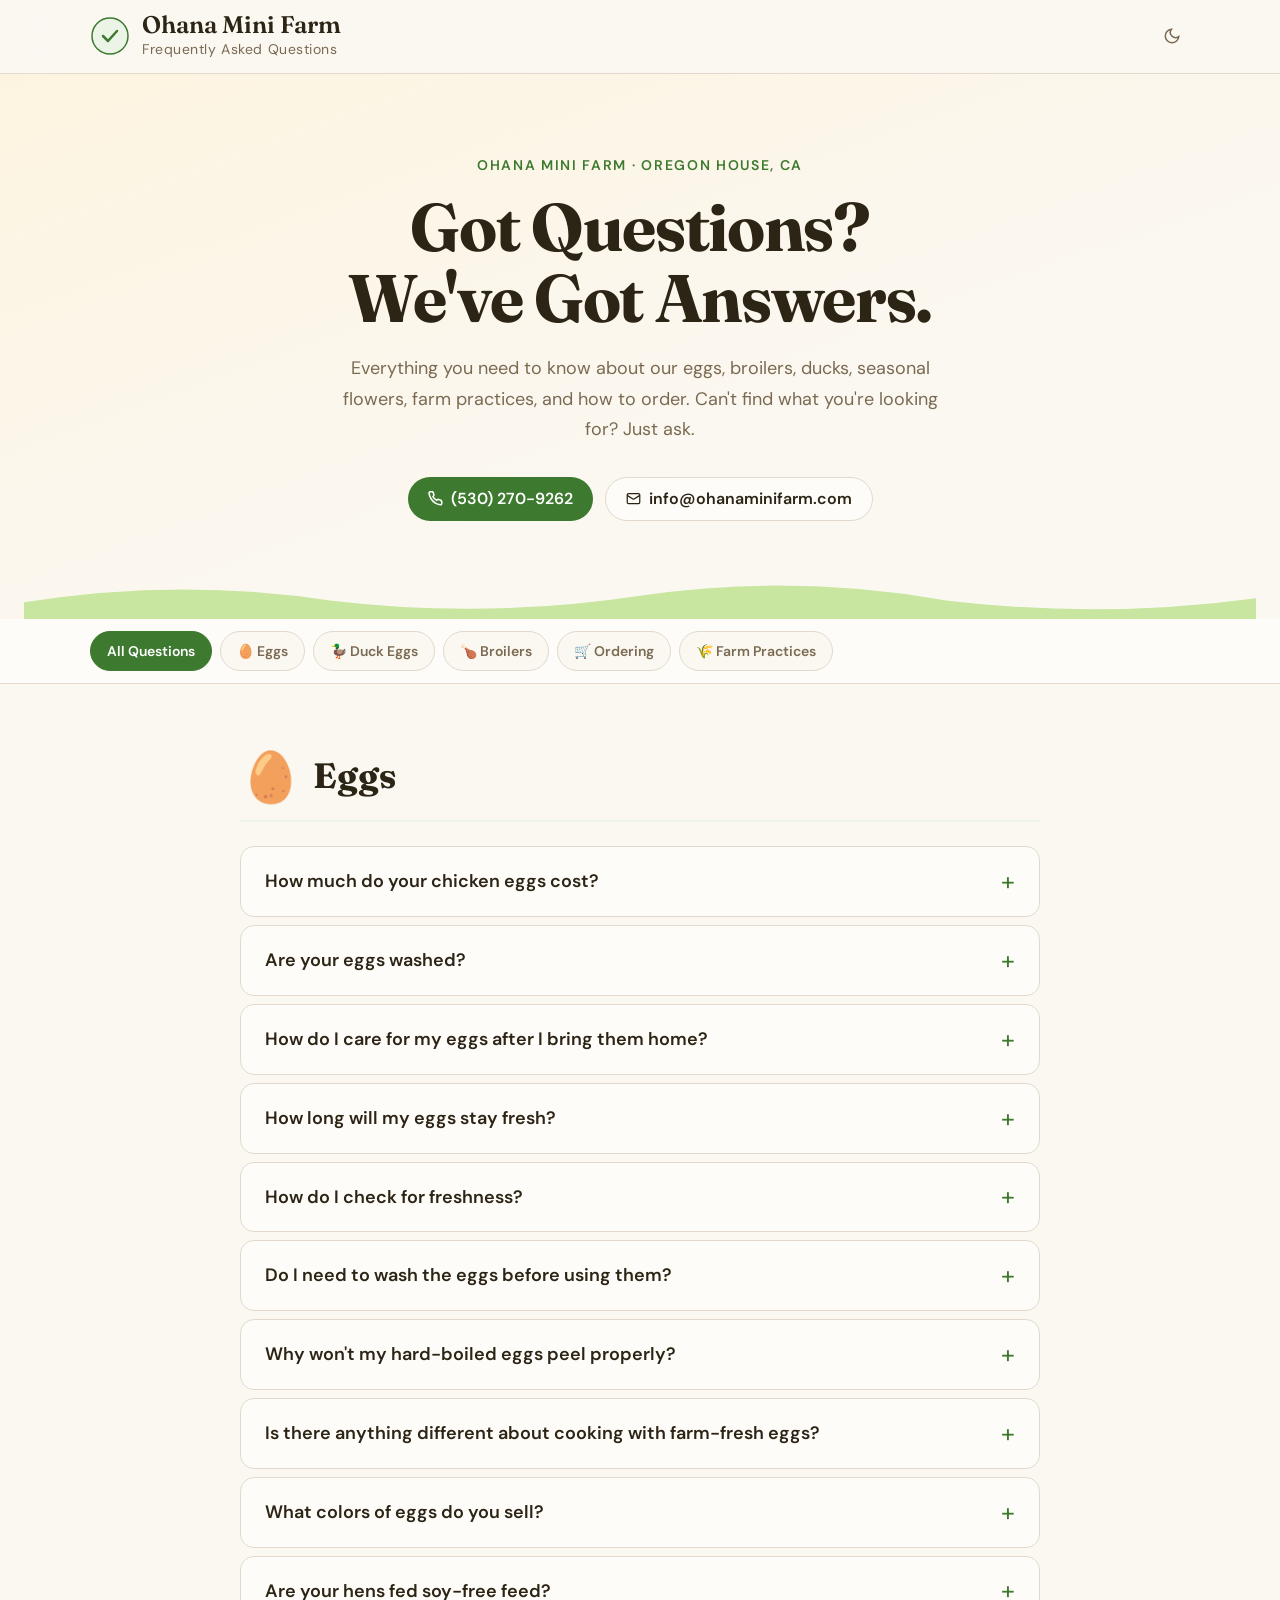
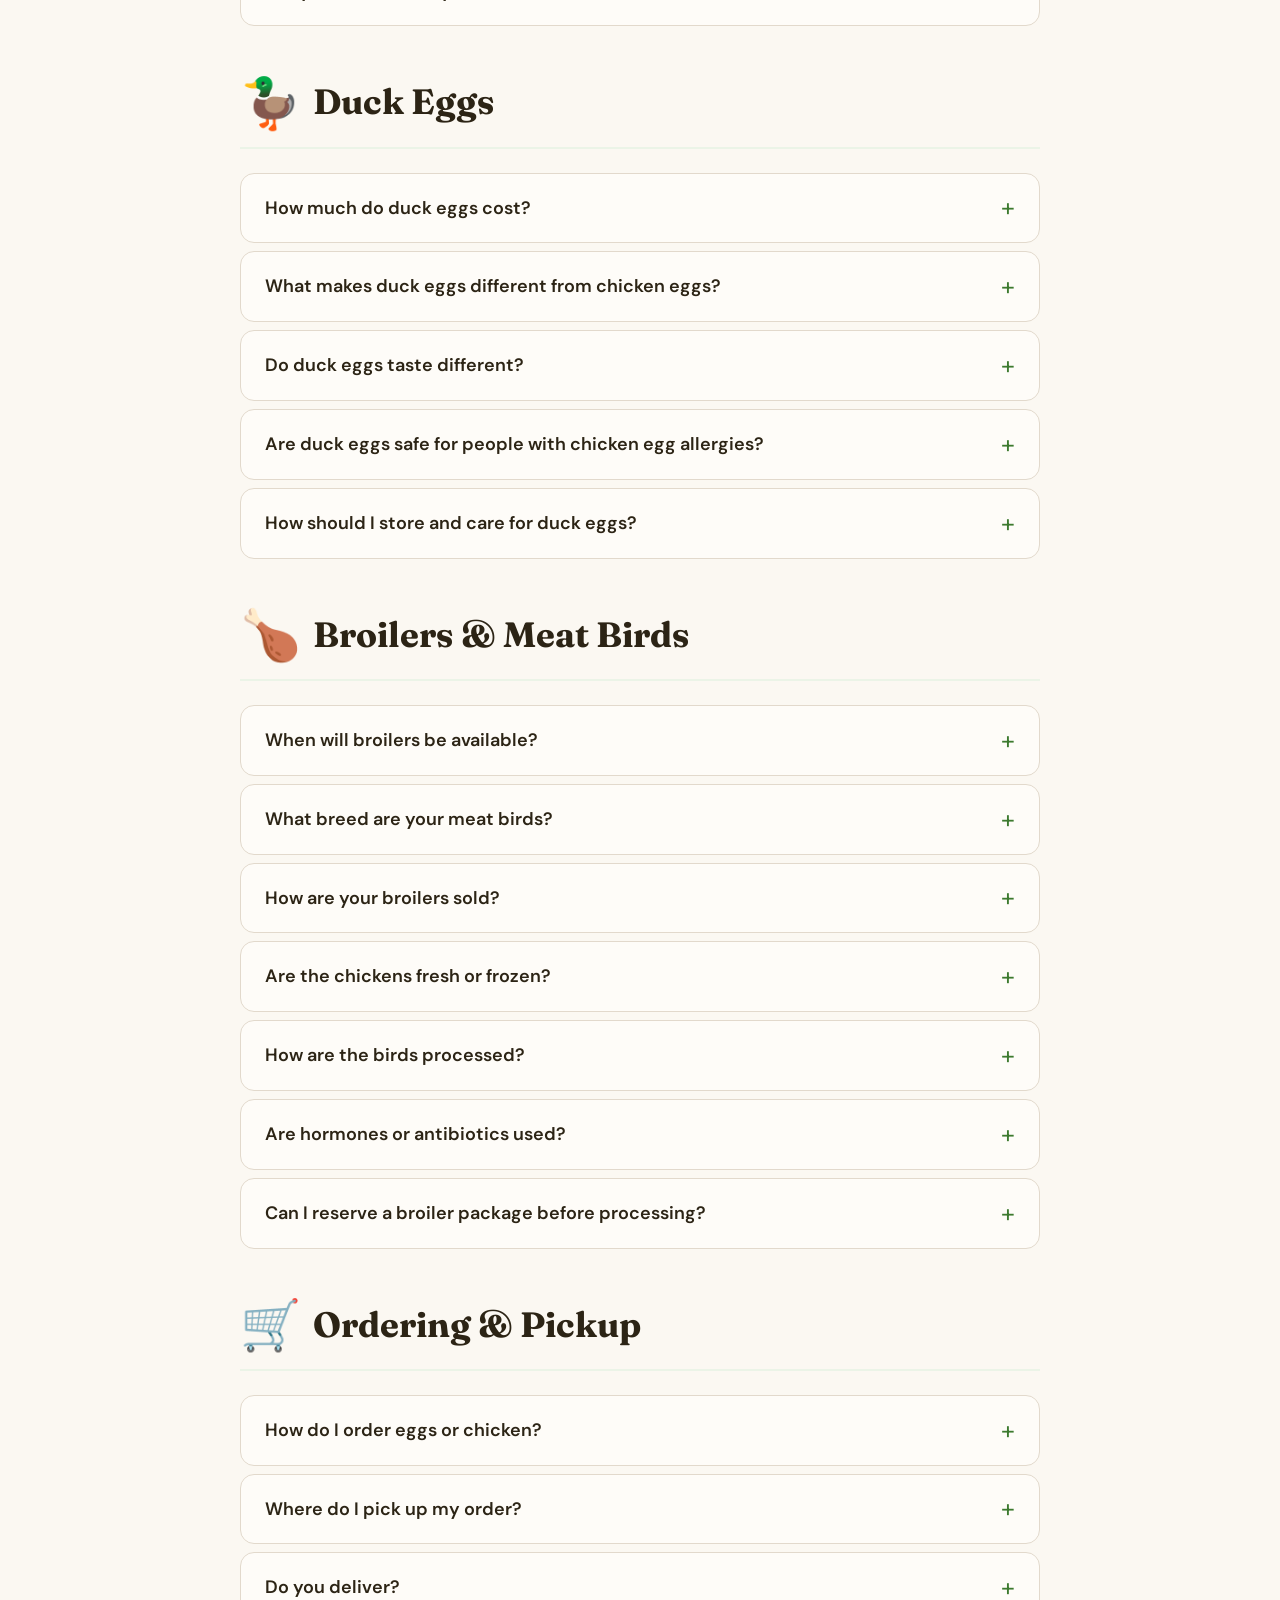
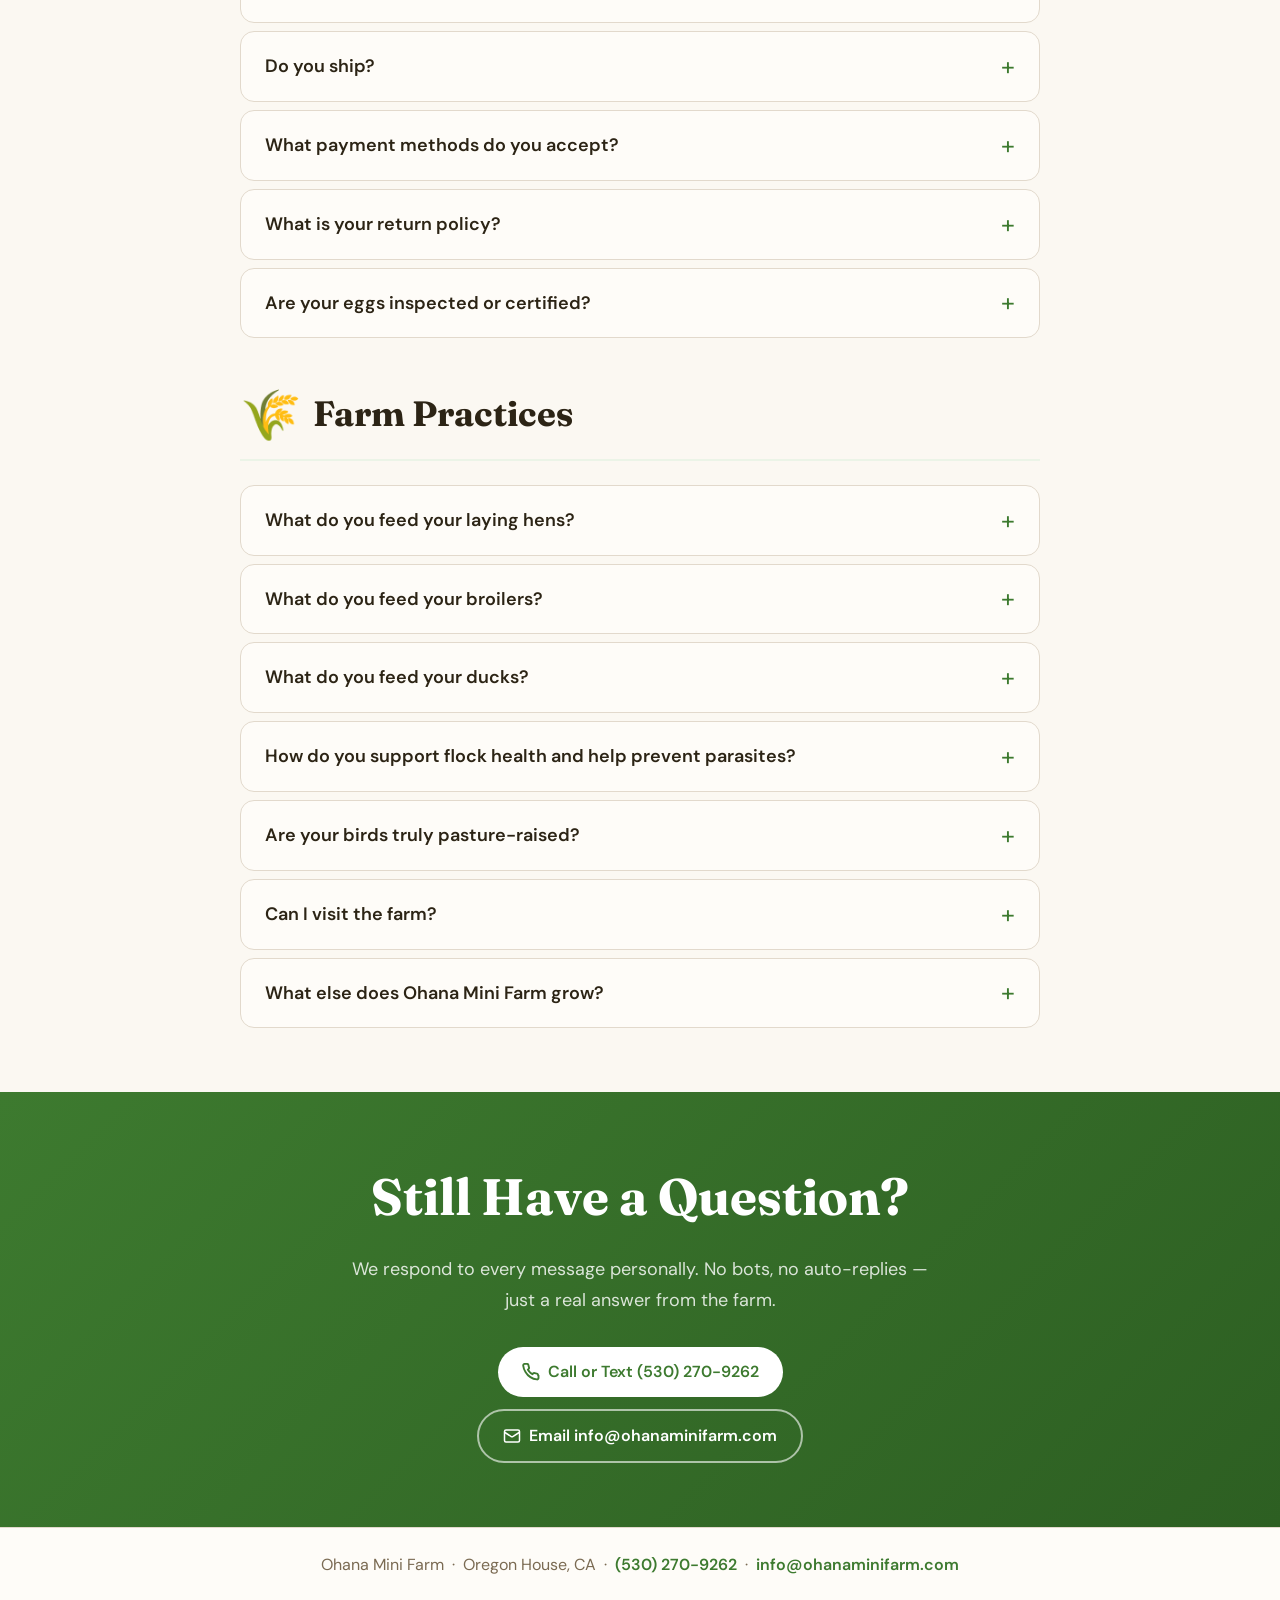
<file: faq/index.html>
<!DOCTYPE html>

<html data-theme="light" lang="en">
<head>
<meta charset="utf-8"/>
<meta content="width=device-width, initial-scale=1.0" name="viewport"/>
<title>Ohana Mini Farm — FAQs</title>
<meta content="Frequently asked questions about Ohana Mini Farm chicken eggs, duck eggs, broiler packages, seasonal flowers, ordering, and farm practices." name="description"/>
<link href="https://fonts.googleapis.com" rel="preconnect"/>
<link crossorigin="" href="https://fonts.gstatic.com" rel="preconnect"/>
<link href="https://fonts.googleapis.com/css2?family=Fraunces:ital,opsz,wght@0,9..144,400;0,9..144,600;0,9..144,700;1,9..144,400&amp;family=DM+Sans:wght@400;500;600&amp;display=swap" rel="stylesheet"/>
<link href="style.css" rel="stylesheet"/>
</head>
<body>
<header class="site-header">
<div class="header-inner">
<a class="logo" href="#">
<svg fill="none" height="40" viewbox="0 0 40 40" width="40">
<circle cx="20" cy="20" fill="var(--color-primary-light)" r="18" stroke="var(--color-primary)" stroke-width="1.5"></circle>
<path d="M13 20 L18 25 L27 15" stroke="var(--color-primary)" stroke-linecap="round" stroke-linejoin="round" stroke-width="2.5"></path>
</svg>
<div class="logo-text">
<span class="logo-name">Ohana Mini Farm</span>
<span class="logo-tagline">Frequently Asked Questions</span>
</div>
</a>
<div class="header-actions">
<button aria-label="Switch to dark mode" class="theme-toggle" data-theme-toggle="">
<svg fill="none" height="18" stroke="currentColor" stroke-width="2" viewbox="0 0 24 24" width="18"><path d="M21 12.79A9 9 0 1 1 11.21 3 7 7 0 0 0 21 12.79z"></path></svg>
</button>
</div>
</div>
</header>
<!-- HERO -->
<section class="faq-hero">
<div class="faq-hero-inner">
<p class="hero-eyebrow">Ohana Mini Farm · Oregon House, CA</p>
<h1 class="hero-title">Got Questions?<br/>We've Got Answers.</h1>
<p class="hero-sub">Everything you need to know about our eggs, broilers, ducks, seasonal flowers, farm practices, and how to order. Can't find what you're looking for? Just ask.</p>
<div class="contact-strip">
<a class="contact-pill contact-pill--phone" href="tel:5302709262">
<svg fill="none" height="15" stroke="currentColor" stroke-width="2.5" viewbox="0 0 24 24" width="15"><path d="M22 16.92v3a2 2 0 0 1-2.18 2 19.79 19.79 0 0 1-8.63-3.07A19.5 19.5 0 0 1 4.69 12 19.79 19.79 0 0 1 1.61 3.41 2 2 0 0 1 3.6 1.22h3a2 2 0 0 1 2 1.72 12.84 12.84 0 0 0 .7 2.81 2 2 0 0 1-.45 2.11L7.91 8.91a16 16 0 0 0 6 6l.91-.91a2 2 0 0 1 2.11-.45 12.84 12.84 0 0 0 2.81.7A2 2 0 0 1 21.5 16.5z"></path></svg>
          (530) 270-9262
        </a>
<a class="contact-pill contact-pill--email" href="mailto:info@ohanaminifarm.com">
<svg fill="none" height="15" stroke="currentColor" stroke-width="2" viewbox="0 0 24 24" width="15"><rect height="16" rx="2" width="20" x="2" y="4"></rect><path d="m22 7-8.97 5.7a1.94 1.94 0 0 1-2.06 0L2 7"></path></svg>
          info@ohanaminifarm.com
        </a>
</div>
</div>
<div class="hero-grass"><svg fill="none" preserveaspectratio="none" viewbox="0 0 1440 60"><path d="M0 40 Q180 10 360 38 Q540 60 720 32 Q900 5 1080 38 Q1260 60 1440 35 L1440 60 L0 60Z" fill="var(--color-grass)"></path></svg></div>
</section>
<!-- CATEGORY NAV -->
<nav aria-label="FAQ categories" class="cat-nav">
<div class="cat-nav-inner">
<button class="cat-btn cat-btn--active" data-cat="all">All Questions</button>
<button class="cat-btn" data-cat="eggs">🥚 Eggs</button>
<button class="cat-btn" data-cat="ducks">🦆 Duck Eggs</button>
<button class="cat-btn" data-cat="broilers">🍗 Broilers</button>

<button class="cat-btn" data-cat="ordering">🛒 Ordering</button>
<button class="cat-btn" data-cat="farm">🌾 Farm Practices</button>
</div>
</nav>
<!-- FAQ CONTENT -->
<main class="faq-main">
<div class="faq-inner">
<!-- EGGS -->
<div class="faq-category" data-cat="eggs">
<h2 class="cat-heading">
<span class="cat-emoji">🥚</span> Eggs
        </h2>
<div class="faq-list">
<details class="faq-item">
<summary class="faq-q">How much do your chicken eggs cost?</summary>
<p class="faq-a">Chicken eggs are <strong>$7.00 per dozen</strong>. We accept cash, Venmo, Zelle, and other digital payment options.</p>
</details>
<details class="faq-item">
<summary class="faq-q">Are your eggs washed?</summary>
<p class="faq-a">Yes. Our eggs are washed and refrigerated immediately after collection for food safety. We use Carefree Enzymes egg wash — a food-safe cleaner we chose ourselves (not sponsored). Once washed, eggs must be kept refrigerated.</p>
</details>
<details class="faq-item">
<summary class="faq-q">How do I care for my eggs after I bring them home?</summary>
<p class="faq-a">Keep them refrigerated at all times. Because we wash our eggs before selling, the protective bloom is removed — meaning they must stay cold, just like store-bought eggs. Store them pointy-end down in the original carton to preserve freshness longest.</p>
</details>
<details class="faq-item">
<summary class="faq-q">How long will my eggs stay fresh?</summary>
<p class="faq-a">Properly refrigerated, our washed eggs stay fresh for <strong>4–5 weeks</strong> from the collection date. Farm-fresh eggs often outlast store eggs because they haven't sat in distribution for weeks before reaching you.</p>
</details>
<details class="faq-item">
<summary class="faq-q">How do I check for freshness?</summary>
<p class="faq-a">Use the float test: fill a bowl with cold water and gently place the egg in it. A fresh egg sinks and lays flat. An older egg stands upright. A floating egg should be discarded. You can also crack it onto a plate — a fresh egg has a firm, rounded yolk and thick white.</p>
</details>
<details class="faq-item">
<summary class="faq-q">Do I need to wash the eggs before using them?</summary>
<p class="faq-a">No — we've already washed them before packaging. There's no need to re-wash. In fact, washing right before use and then not cooking immediately can introduce bacteria, so it's best to wash only if needed and use right away.</p>
</details>
<details class="faq-item">
<summary class="faq-q">Why won't my hard-boiled eggs peel properly?</summary>
<p class="faq-a">This is the most common complaint about farm-fresh eggs — and it's actually a sign of quality. Very fresh eggs cling to their shell membrane. The fix: use eggs that are 1–2 weeks old for hard boiling, add a teaspoon of baking soda to the water, and immediately transfer to an ice bath after cooking. Older eggs (closer to 3 weeks) peel much more easily.</p>
</details>
<details class="faq-item">
<summary class="faq-q">Is there anything different about cooking with farm-fresh eggs?</summary>
<p class="faq-a">Yes — in the best way. Farm-fresh eggs have richer, more orange yolks and firmer whites due to the hens' pasture diet and non-GMO feed. You may notice they behave slightly differently in baked goods (richer, more flavorful) and that fried or poached eggs hold their shape better. Reduce added fat slightly in recipes if needed since the yolks are naturally richer.</p>
</details>
<details class="faq-item">
<summary class="faq-q">What colors of eggs do you sell?</summary>
<p class="faq-a">Our laying hens produce a beautiful variety of egg colors, including <strong>brown, cream, white, blue, green, chocolate, and speckled</strong>. The color depends on the breed — it doesn't affect taste or nutrition. A carton from Ohana often includes a mix of colors, which many customers love.</p>
</details>
<details class="faq-item">
<summary class="faq-q">Are your hens fed soy-free feed?</summary>
<p class="faq-a">Yes. Our laying hens are fed a <strong>non-GMO, soy-free</strong> balanced layer feed, along with access to pasture and forage. All birds on our farm receive non-GMO feed. The soy-free designation applies only to our chicken eggs, not duck eggs or broiler chicken.</p>
</details>
</div>
</div>
<!-- DUCK EGGS -->
<div class="faq-category" data-cat="ducks">
<h2 class="cat-heading">
<span class="cat-emoji">🦆</span> Duck Eggs
        </h2>
<div class="faq-list">
<details class="faq-item">
<summary class="faq-q">How much do duck eggs cost?</summary>
<p class="faq-a">Duck eggs are <strong>$6.50 per half dozen</strong>. They're larger than chicken eggs and prized by bakers and chefs for their rich flavor and higher fat content.</p>
</details>
<details class="faq-item">
<summary class="faq-q">What makes duck eggs different from chicken eggs?</summary>
<p class="faq-a">Duck eggs are noticeably larger, with a bigger yolk and higher fat and protein content. The whites are thicker, making them exceptional for baking — cakes rise higher, pastries are flakier, and flavor is richer. The shells are also thicker and harder than chicken eggs.</p>
</details>
<details class="faq-item">
<summary class="faq-q">Do duck eggs taste different?</summary>
<p class="faq-a">Yes — duck eggs have a richer, slightly more robust flavor than chicken eggs. Some describe them as creamier. The difference is most noticeable when eaten on their own (fried, scrambled) versus baked into a recipe.</p>
</details>
<details class="faq-item">
<summary class="faq-q">Are duck eggs safe for people with chicken egg allergies?</summary>
<p class="faq-a">Sometimes, but not always. Duck and chicken eggs share some proteins, so people with chicken egg allergies may or may not react to duck eggs. We always recommend consulting a doctor or allergist before trying duck eggs if you have a known egg allergy.</p>
</details>
<details class="faq-item">
<summary class="faq-q">How should I store and care for duck eggs?</summary>
<p class="faq-a">The same as chicken eggs — refrigerate after purchase and use within 4–6 weeks. Because of their thicker shells, they tend to stay fresh slightly longer than chicken eggs under the same conditions.</p>
</details>
</div>
</div>
<!-- BROILERS -->
<div class="faq-category" data-cat="broilers">
<h2 class="cat-heading">
<span class="cat-emoji">🍗</span> Broilers &amp; Meat Birds
        </h2>
<div class="faq-list">
<details class="faq-item">
<summary class="faq-q">When will broilers be available?</summary>
<p class="faq-a">Our next Cornish Cross harvest is <strong>November 30, 2026</strong>. We raise broilers in small batches, so availability is limited. Reservations are open before processing.</p>
</details>
<details class="faq-item">
<summary class="faq-q">What breed are your meat birds?</summary>
<p class="faq-a">We raise <strong>Cornish Cross</strong> broilers in small batches with pasture access, fresh ground, non-medicated premium grower feed, and daily hands-on care.</p>
</details>
<details class="faq-item">
<summary class="faq-q">How are your broilers sold?</summary>
<p class="faq-a">Our broilers are sold in <strong>reserved packages</strong> with whole and cut-up options. Package availability is limited by each batch. Contact us at <a href="mailto:info@ohanaminifarm.com">info@ohanaminifarm.com</a> or <a href="tel:5302709262">(530) 270-9262</a> for current package availability and reservations.</p>
</details>
<details class="faq-item">
<summary class="faq-q">Are the chickens fresh or frozen?</summary>
<p class="faq-a">Fresh poultry may be available around processing dates, with remaining packages frozen for storage. Availability depends on the batch, so let us know your preference when reserving.</p>
</details>
<details class="faq-item">
<summary class="faq-q">How are the birds processed?</summary>
<p class="faq-a">We process in small batches, immediately chill for food safety, vacuum seal, and clearly label every bird. No large-scale facility shortcuts. Your chicken is handled the same way we'd want our own family's food handled.</p>
</details>
<details class="faq-item">
<summary class="faq-q">Are hormones or antibiotics used?</summary>
<p class="faq-a"><strong>No added hormones.</strong> Federal law prohibits the use of hormones in poultry production. We focus on preventive care through clean ground, appropriate feed, pasture access, and daily health checks. If an animal requires treatment, its health and welfare come first.</p>
</details>
<details class="faq-item">
<summary class="faq-q">Can I reserve a broiler package before processing?</summary>
<p class="faq-a">Yes — and we encourage it. Our batches are small and availability is limited. Text or call <a href="tel:5302709262">(530) 270-9262</a> or email <a href="mailto:info@ohanaminifarm.com">info@ohanaminifarm.com</a> to reserve a package from the next available batch.</p>
</details>
</div>
</div>
<!-- CSA -->

<!-- ORDERING -->
<div class="faq-category" data-cat="ordering">
<h2 class="cat-heading">
<span class="cat-emoji">🛒</span> Ordering &amp; Pickup
        </h2>
<div class="faq-list">
<details class="faq-item">
<summary class="faq-q">How do I order eggs or chicken?</summary>
<p class="faq-a">The easiest way is to <strong>text or call <a href="tel:5302709262">(530) 270-9262</a></strong> to check availability and place your order. You can also email us at <a href="mailto:info@ohanaminifarm.com">info@ohanaminifarm.com</a>. We respond to every inquiry personally.</p>
</details>
<details class="faq-item">
<summary class="faq-q">Where do I pick up my order?</summary>
<p class="faq-a">Pickup is at <strong>Ohana Mini Farm in Oregon House, CA</strong>. We schedule pickup times in advance — we'll confirm a time with you when your order is placed. We also offer meet-up options for local customers. Contact us for details.</p>
</details>
<details class="faq-item">
<summary class="faq-q">Do you deliver?</summary>
<p class="faq-a">Yes — we offer local delivery on designated days to nearby areas. Contact us at <a href="tel:5302709262">(530) 270-9262</a> or <a href="mailto:info@ohanaminifarm.com">info@ohanaminifarm.com</a> to find out if your area is covered and to arrange a delivery schedule.</p>
</details>
<details class="faq-item">
<summary class="faq-q">Do you ship?</summary>
<p class="faq-a">No. We don't ship fresh eggs or poultry. Our products are sold locally to help maintain quality, safe handling, and a direct connection with our customers.</p>
</details>
<details class="faq-item">
<summary class="faq-q">What payment methods do you accept?</summary>
<p class="faq-a">We accept <strong>cash, Venmo, Zelle</strong>, and other digital payment options. Payment is typically due at pickup or delivery.</p>
</details>
<details class="faq-item">
<summary class="faq-q">What is your return policy?</summary>
<p class="faq-a">All sales on fresh food products are final. However, if you have a genuine concern about quality — a cracked egg, a damaged package — reach out within a reasonable window and we will handle it fairly. We stand behind every product we sell.</p>
</details>
<details class="faq-item">
<summary class="faq-q">Are your eggs inspected or certified?</summary>
<p class="faq-a">Ohana Mini Farm is a <strong>Registered Egg Handler</strong> (CPC 25-58-9367, Handler # CA-12737). Our eggs are produced and handled under applicable California egg-handler and egg-safety requirements.</p>
</details>
</div>
</div>
<!-- FARM PRACTICES -->
<div class="faq-category" data-cat="farm">
<h2 class="cat-heading">
<span class="cat-emoji">🌾</span> Farm Practices
        </h2>
<div class="faq-list">
<details class="faq-item">
<summary class="faq-q">What do you feed your laying hens?</summary>
<p class="faq-a">Our laying hens receive a balanced <strong>non-GMO, soy-free</strong> layer feed, along with access to pasture and forage.</p>
</details><details class="faq-item">
<summary class="faq-q">What do you feed your broilers?</summary>
<p class="faq-a">Our Cornish Cross broilers receive <strong>non-GMO, non-medicated premium grower feed</strong> selected for their stage of growth, along with pasture access and fresh ground.</p>
</details>
<details class="faq-item">
<summary class="faq-q">What do you feed your ducks?</summary>
<p class="faq-a">Our ducks receive a balanced waterfowl diet with clean, fresh water always available. Contact us for specifics on current duck feed if you have dietary concerns.</p>
</details>
<details class="faq-item">
<summary class="faq-q">How do you support flock health and help prevent parasites?</summary>
<p class="faq-a">We focus on <strong>prevention and daily observation</strong> through four main practices:<br/><br/><strong>Fresh Ground</strong> — Coops are cleaned regularly and birds are rotated to new foraging areas.<br/><strong>Clean Bedding</strong> — Dry, clean bedding helps reduce conditions that encourage parasites and bacterial growth.<br/><strong>Balanced Diet</strong> — Appropriate nutrition supports overall flock health.<br/><strong>Daily Health Checks</strong> — We observe our birds daily so concerns can be addressed promptly. If an animal needs treatment, its health and welfare come first.</p>
</details>
<details class="faq-item">
<summary class="faq-q">Are your birds truly pasture-raised?</summary>
<p class="faq-a">Yes. Our birds are raised outdoors in secure pasture pens with protection from predators and weather. They have space to move naturally, forage, dustbathe, and behave like birds. We prioritize leg health, clean ground, and low stress over rapid growth or maximum density.</p>
</details>
<details class="faq-item">
<summary class="faq-q">Can I visit the farm?</summary>
<p class="faq-a">We love connecting with our community. Reach out to arrange a farm visit — we want you to see exactly how your food is raised. Text or call <a href="tel:5302709262">(530) 270-9262</a> or email <a href="mailto:info@ohanaminifarm.com">info@ohanaminifarm.com</a> to set something up.</p>
</details>
<details class="faq-item">
<summary class="faq-q">What else does Ohana Mini Farm grow?</summary>
<p class="faq-a">We also grow <strong>seasonal flowers, especially sunflowers</strong>. We're a small family farm guided by the belief that good farming shows up in the details. Follow along for seasonal updates.</p>
</details>
</div>
</div>
</div><!-- /faq-inner -->
</main>
<!-- STILL HAVE QUESTIONS -->
<section class="still-questions">
<div class="still-inner">
<h2 class="still-title">Still Have a Question?</h2>
<p class="still-sub">We respond to every message personally. No bots, no auto-replies — just a real answer from the farm.</p>
<div class="still-actions">
<a class="still-btn still-btn--primary" href="tel:5302709262">
<svg fill="none" height="18" stroke="currentColor" stroke-width="2.5" viewbox="0 0 24 24" width="18"><path d="M22 16.92v3a2 2 0 0 1-2.18 2 19.79 19.79 0 0 1-8.63-3.07A19.5 19.5 0 0 1 4.69 12 19.79 19.79 0 0 1 1.61 3.41 2 2 0 0 1 3.6 1.22h3a2 2 0 0 1 2 1.72 12.84 12.84 0 0 0 .7 2.81 2 2 0 0 1-.45 2.11L7.91 8.91a16 16 0 0 0 6 6l.91-.91a2 2 0 0 1 2.11-.45 12.84 12.84 0 0 0 2.81.7A2 2 0 0 1 21.5 16.5z"></path></svg>
          Call or Text (530) 270-9262
        </a>
<a class="still-btn still-btn--outline" href="mailto:info@ohanaminifarm.com">
<svg fill="none" height="18" stroke="currentColor" stroke-width="2" viewbox="0 0 24 24" width="18"><rect height="16" rx="2" width="20" x="2" y="4"></rect><path d="m22 7-8.97 5.7a1.94 1.94 0 0 1-2.06 0L2 7"></path></svg>
          Email info@ohanaminifarm.com
        </a>
</div>
</div>
</section>
<footer class="site-footer">
<div class="footer-inner">
<p>Ohana Mini Farm  ·  Oregon House, CA  ·  <a href="tel:5302709262">(530) 270-9262</a>  ·  <a href="mailto:info@ohanaminifarm.com">info@ohanaminifarm.com</a></p>
</div>
</footer>
<script src="app.js"></script>
</body>
</html>
</file>
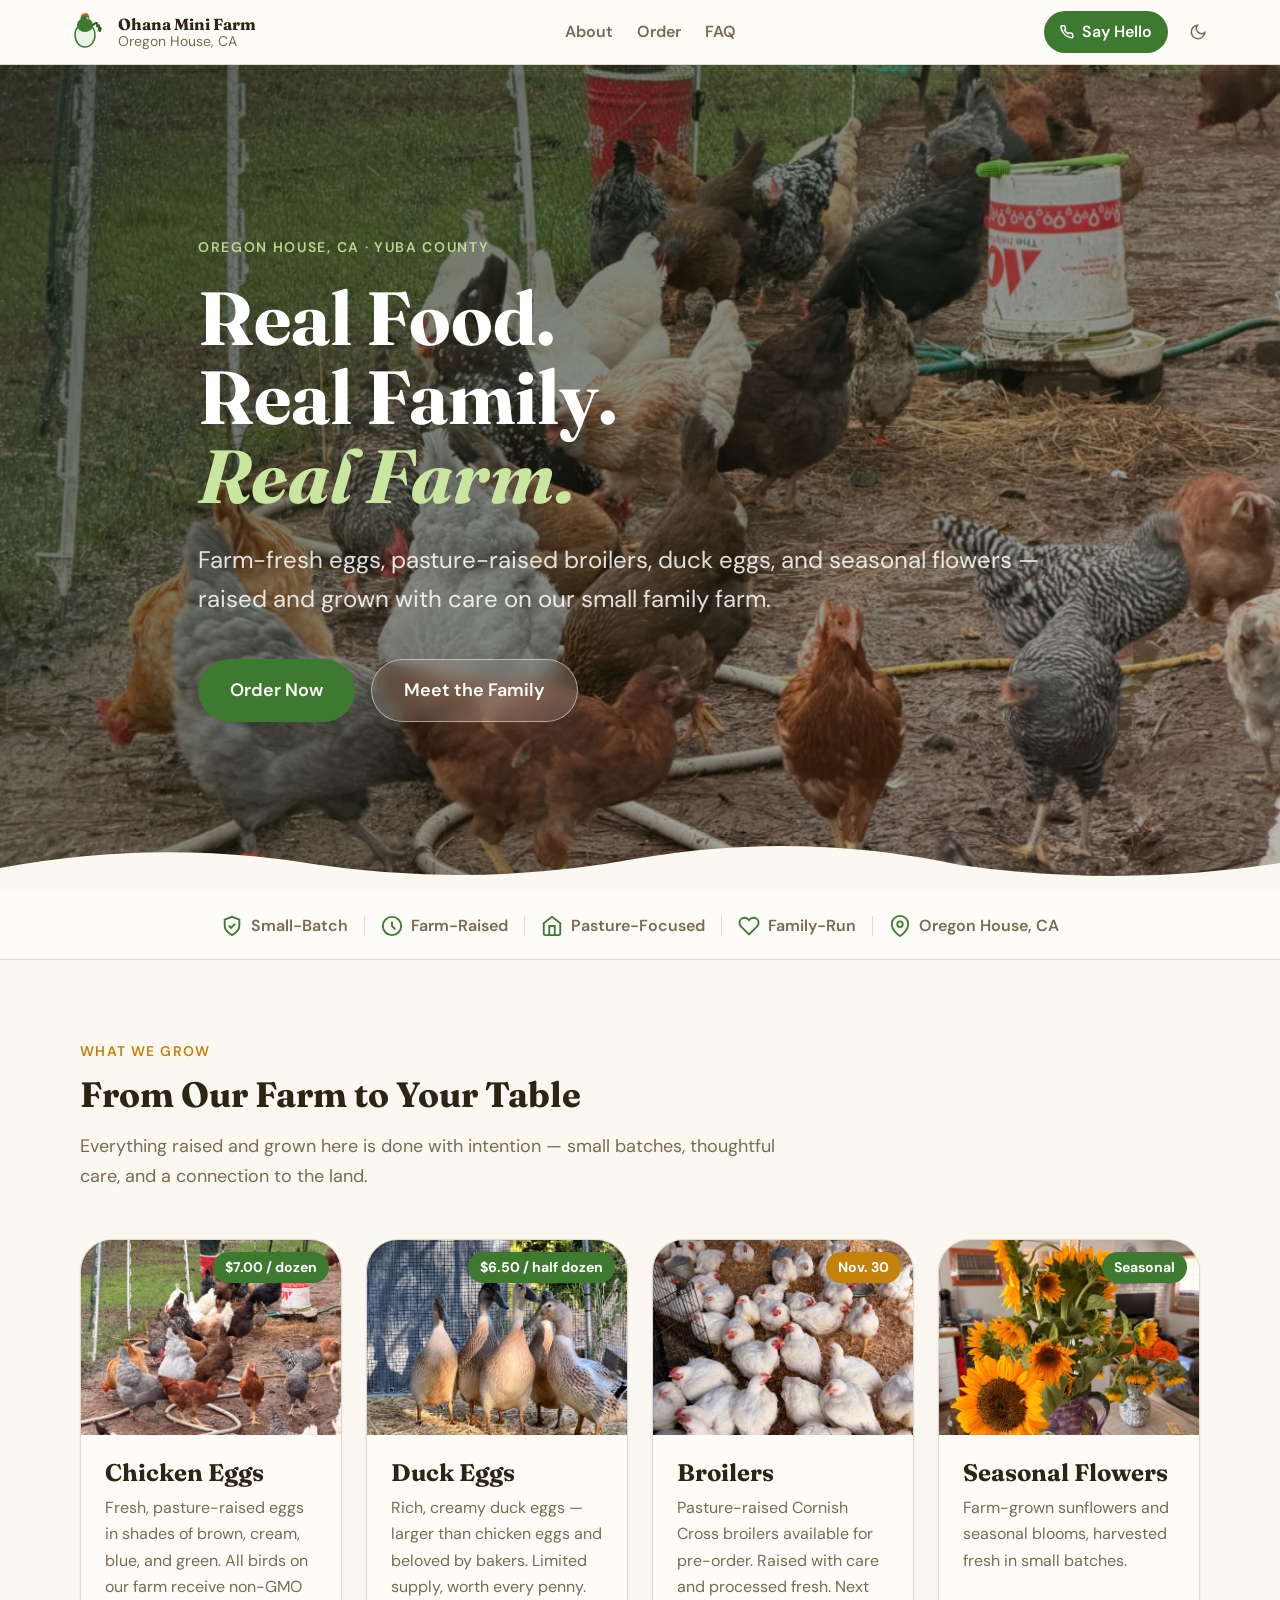
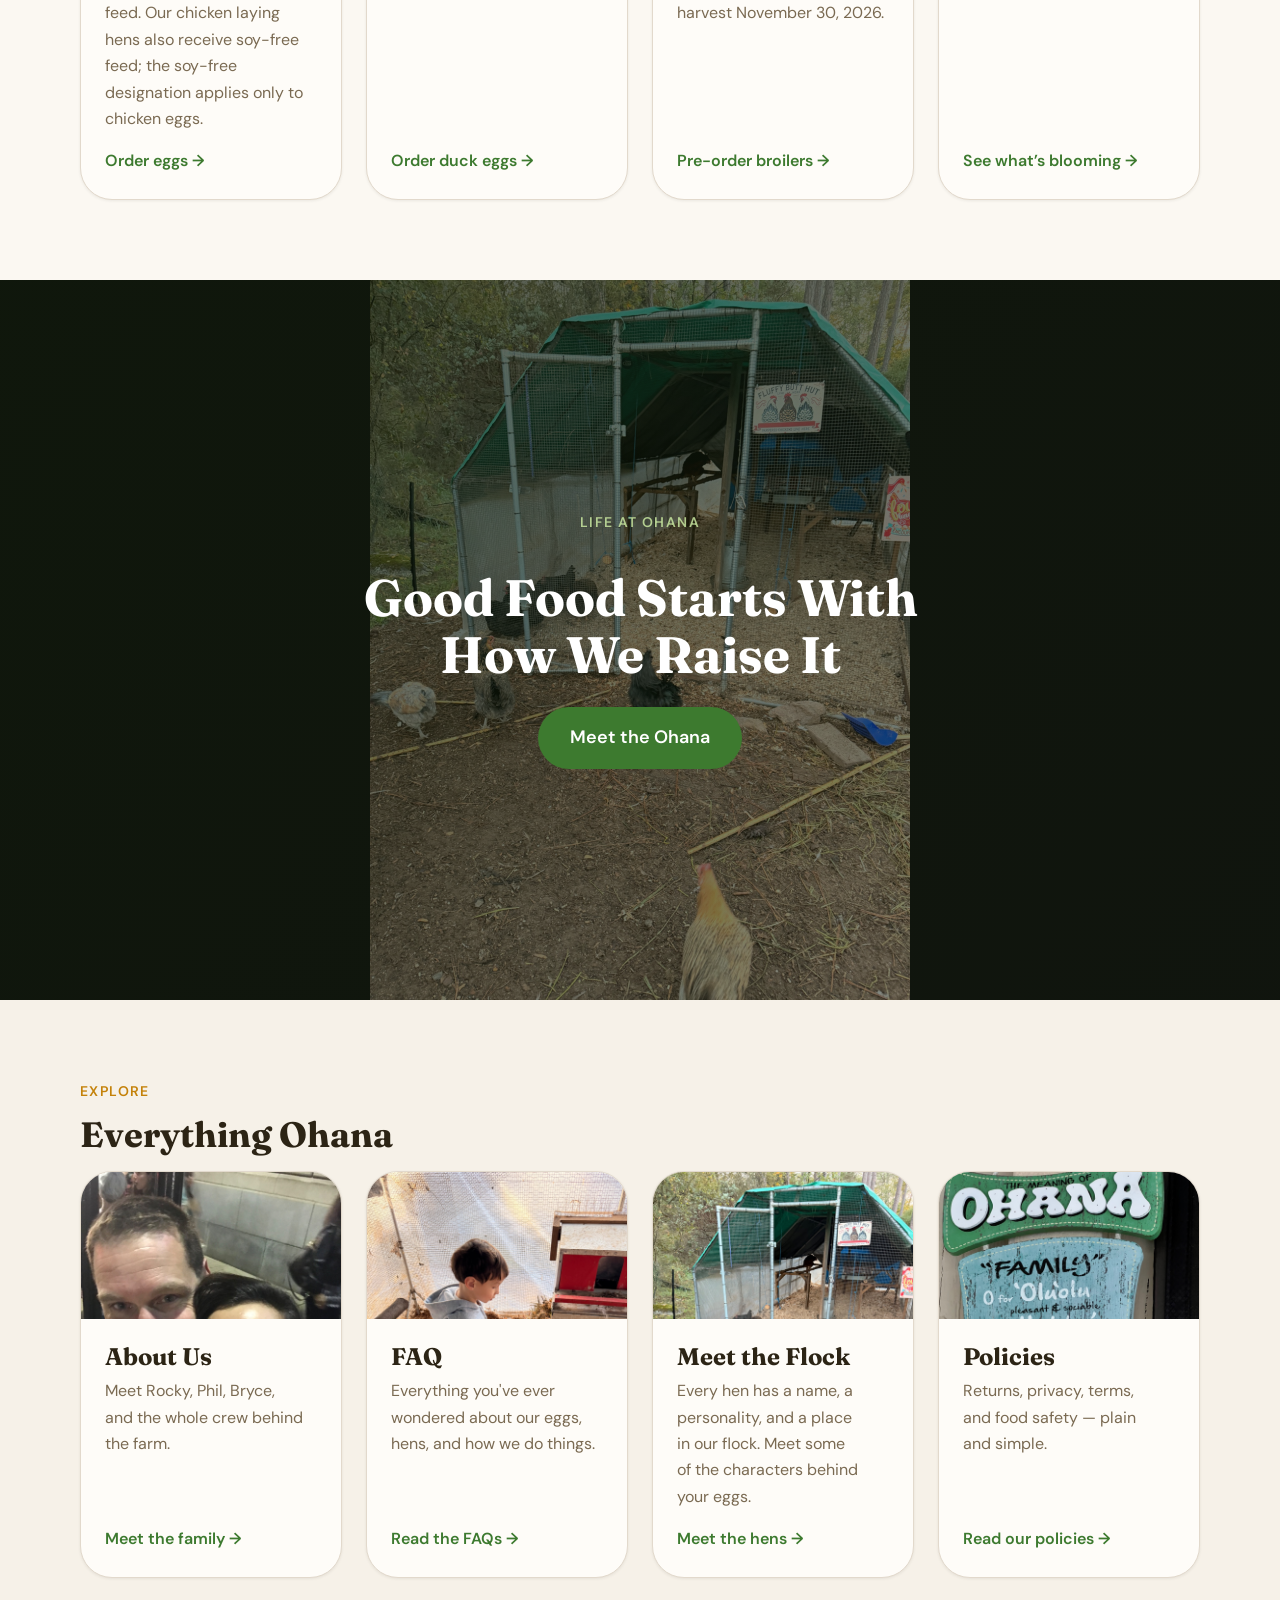
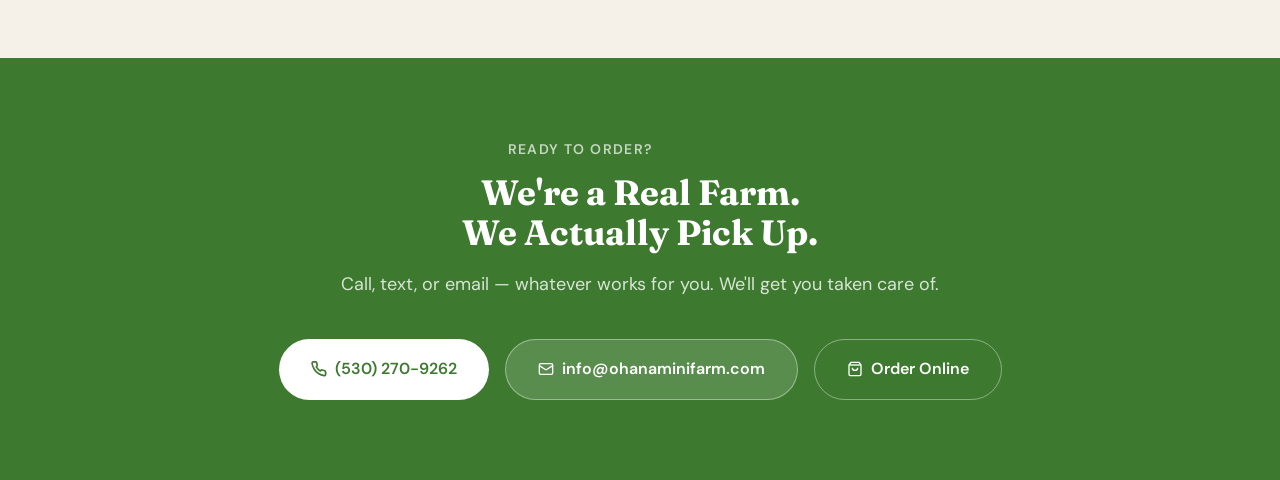
<file: home/index.html>
<!DOCTYPE html>
<html lang="en" data-theme="light">
<head>
  <meta charset="UTF-8">
  <meta name="viewport" content="width=device-width, initial-scale=1.0">
  <title>Ohana Mini Farm — Oregon House, CA</title>
  <meta name="description" content="Farm-fresh chicken and duck eggs, pasture-raised broilers, and seasonal flowers from our family-run farm in Oregon House, CA.">
  <link rel="preconnect" href="https://fonts.googleapis.com">
  <link rel="preconnect" href="https://fonts.gstatic.com" crossorigin>
  <link href="https://fonts.googleapis.com/css2?family=Fraunces:ital,opsz,wght@0,9..144,400;0,9..144,600;0,9..144,700;1,9..144,400&family=DM+Sans:wght@400;500;600&display=swap" rel="stylesheet">
  <script>if (window.self !== window.top) document.documentElement.classList.add("is-embedded");</script>
  <link rel="stylesheet" href="style.css?v=20261115-mobile">
</head>
<body>

  <!-- HEADER -->
  <header class="site-header">
    <div class="header-inner">
      <a href="#" class="logo" aria-label="Ohana Mini Farm home">
        <svg width="42" height="42" viewBox="0 0 42 42" fill="none" aria-hidden="true">
          <ellipse cx="21" cy="24" rx="10" ry="12" fill="var(--color-primary-light)" stroke="var(--color-primary)" stroke-width="1.5"/>
          <ellipse cx="21" cy="14" rx="8" ry="7" fill="var(--color-primary)"/>
          <circle cx="21" cy="7.5" r="4.5" fill="var(--color-primary)"/>
          <path d="M18 4.5 Q19 2.5 20 4 Q21 1.5 22 3.5 Q23 2 24 4" stroke="#E05A3A" stroke-width="1.5" fill="none" stroke-linecap="round"/>
          <path d="M23 8 L26 8.5 L23 9" fill="#F0A040" stroke="#E08000" stroke-width="0.5"/>
          <circle cx="23.5" cy="7" r="1" fill="white"/>
          <circle cx="23.8" cy="7" r="0.5" fill="#1A1A1A"/>
          <path d="M29 14 Q34 9 33 16 Q36 12 35 18 Q38 15 36 20" stroke="var(--color-primary-hover)" stroke-width="2" fill="none" stroke-linecap="round"/>
        </svg>
        <div class="logo-text">
          <span class="logo-name">Ohana Mini Farm</span>
          <span class="logo-tagline">Oregon House, CA</span>
        </div>
      </a>
      <nav class="site-nav">
        <a href="../about/">About</a>
        <a href="https://www.ohanaminifarm.com/order-now" target="_blank" rel="noopener">Order</a>
        <a href="../faq/">FAQ</a>
      </nav>
      <div class="header-actions">
        <a href="tel:5302709262" class="call-btn">
          <svg width="14" height="14" viewBox="0 0 24 24" fill="none" stroke="currentColor" stroke-width="2.5"><path d="M22 16.92v3a2 2 0 0 1-2.18 2 19.79 19.79 0 0 1-8.63-3.07A19.5 19.5 0 0 1 4.69 12 19.79 19.79 0 0 1 1.61 3.41 2 2 0 0 1 3.6 1.22h3a2 2 0 0 1 2 1.72 12.84 12.84 0 0 0 .7 2.81 2 2 0 0 1-.45 2.11L7.91 8.91a16 16 0 0 0 6 6l.91-.91a2 2 0 0 1 2.11-.45 12.84 12.84 0 0 0 2.81.7A2 2 0 0 1 21.5 16.5z"/></svg>
          Say Hello
        </a>
        <button class="theme-toggle" data-theme-toggle aria-label="Toggle dark mode">
          <svg width="18" height="18" viewBox="0 0 24 24" fill="none" stroke="currentColor" stroke-width="2"><path d="M21 12.79A9 9 0 1 1 11.21 3 7 7 0 0 0 21 12.79z"/></svg>
        </button>
      </div>
    </div>
  </header>

  <!-- HERO — video background -->
  <section class="hero">
    <div class="hero-video-wrap">
      <video class="hero-video" autoplay muted loop playsinline poster="../about/photos/hens-pasture.jpg">
        <source src="videos/80482C498DD520251006210440_album_local_cache.mp4" type="video/mp4">
      </video>
      <div class="hero-overlay"></div>
    </div>
    <div class="hero-content">
      <p class="hero-eyebrow">Oregon House, CA · Yuba County</p>
      <h1 class="hero-title">Real Food.<br>Real Family.<br><em>Real Farm.</em></h1>
      <p class="hero-sub">Farm-fresh eggs, pasture-raised broilers, duck eggs, and seasonal flowers — raised and grown with care on our small family farm.</p>
      <div class="hero-ctas">
        <a href="https://www.ohanaminifarm.com/order-now" target="_blank" rel="noopener" class="hero-btn hero-btn--primary">Order Now</a>
        <a href="../about/" class="hero-btn hero-btn--secondary">Meet the Family</a>
      </div>
    </div>
    <div class="hero-grass">
      <svg viewBox="0 0 1440 70" preserveAspectRatio="none" fill="none"><path d="M0 45 Q180 15 360 42 Q540 65 720 35 Q900 8 1080 42 Q1260 65 1440 40 L1440 70 L0 70Z" fill="var(--color-bg)"/></svg>
    </div>
  </section>

  <nav class="mobile-explore" aria-label="Explore Ohana">
    <a href="https://ohanaminifarm-bit.github.io/ohana-hen-cards/home/" target="_blank" rel="noopener">Full homepage &amp; farm videos ↗</a>
    <a href="https://www.ohanaminifarm.com/about-us" target="_blank" rel="noopener">About Us</a>
    <a href="https://www.ohanaminifarm.com/faqs" target="_blank" rel="noopener">FAQs</a>
    <a href="https://www.ohanaminifarm.com/policies-consumer-rights" target="_blank" rel="noopener">Policies</a>
  </nav>

  <!-- TRUST STRIP -->
  <section class="trust-strip">
    <div class="trust-inner">
      <div class="trust-item">
        <svg width="22" height="22" viewBox="0 0 24 24" fill="none" stroke="currentColor" stroke-width="2" stroke-linecap="round"><path d="M12 22s8-4 8-10V5l-8-3-8 3v7c0 6 8 10 8 10z"/><polyline points="9 12 11 14 15 10"/></svg>
        <span>Small-Batch</span>
      </div>
      <div class="trust-divider"></div>
      <div class="trust-item">
        <svg width="22" height="22" viewBox="0 0 24 24" fill="none" stroke="currentColor" stroke-width="2" stroke-linecap="round"><circle cx="12" cy="12" r="10"/><path d="M12 8v4l3 3"/></svg>
        <span>Farm-Raised</span>
      </div>
      <div class="trust-divider"></div>
      <div class="trust-item">
        <svg width="22" height="22" viewBox="0 0 24 24" fill="none" stroke="currentColor" stroke-width="2" stroke-linecap="round"><path d="M3 9l9-7 9 7v11a2 2 0 0 1-2 2H5a2 2 0 0 1-2-2z"/><polyline points="9 22 9 12 15 12 15 22"/></svg>
        <span>Pasture-Focused</span>
      </div>
      <div class="trust-divider"></div>
      <div class="trust-item">
        <svg width="22" height="22" viewBox="0 0 24 24" fill="none" stroke="currentColor" stroke-width="2" stroke-linecap="round"><path d="M20.84 4.61a5.5 5.5 0 0 0-7.78 0L12 5.67l-1.06-1.06a5.5 5.5 0 0 0-7.78 7.78l1.06 1.06L12 21.23l7.78-7.78 1.06-1.06a5.5 5.5 0 0 0 0-7.78z"/></svg>
        <span>Family-Run</span>
      </div>
      <div class="trust-divider"></div>
      <div class="trust-item">
        <svg width="22" height="22" viewBox="0 0 24 24" fill="none" stroke="currentColor" stroke-width="2" stroke-linecap="round"><path d="M21 10c0 7-9 13-9 13s-9-6-9-13a9 9 0 0 1 18 0z"/><circle cx="12" cy="10" r="3"/></svg>
        <span>Oregon House, CA</span>
      </div>
    </div>
  </section>

  <!-- WHAT WE SELL -->
  <section class="products-section">
    <div class="products-inner">
      <p class="section-label">What We Grow</p>
      <h2 class="section-title">From Our Farm to Your Table</h2>
      <p class="section-sub">Everything raised and grown here is done with intention — small batches, thoughtful care, and a connection to the land.</p>

      <div class="product-grid">

        <a href="https://www.ohanaminifarm.com/order-now" target="_blank" rel="noopener" class="product-card">
          <div class="product-photo">
            <img src="../about/photos/hens-pasture.jpg" alt="Pasture-raised hens" loading="lazy">
            <span class="product-badge">$7.00 / dozen</span>
          </div>
          <div class="product-body">
            <h3 class="product-name">Chicken Eggs</h3>
            <p class="product-desc">Fresh, pasture-raised eggs in shades of brown, cream, blue, and green. All birds on our farm receive non-GMO feed. Our chicken laying hens also receive soy-free feed; the soy-free designation applies only to chicken eggs.</p>
            <span class="product-link">Order eggs →</span>
          </div>
        </a>

        <a href="https://www.ohanaminifarm.com/order-now" target="_blank" rel="noopener" class="product-card">
          <div class="product-photo">
            <img src="../about/photos/ducks.jpg" alt="Duck flock" loading="lazy">
            <span class="product-badge">$6.50 / half dozen</span>
          </div>
          <div class="product-body">
            <h3 class="product-name">Duck Eggs</h3>
            <p class="product-desc">Rich, creamy duck eggs — larger than chicken eggs and beloved by bakers. Limited supply, worth every penny.</p>
            <span class="product-link">Order duck eggs →</span>
          </div>
        </a>

        <a href="https://www.ohanaminifarm.com/order-now" target="_blank" rel="noopener" class="product-card">
          <div class="product-photo">
            <img src="videos/IMG_2704.jpeg" alt="Ohana Mini Farm Jumbo Cornish Cross broilers" loading="lazy">
            <span class="product-badge product-badge--straw">Nov. 30</span>
          </div>
          <div class="product-body">
            <h3 class="product-name">Broilers</h3>
            <p class="product-desc">Pasture-raised Cornish Cross broilers available for pre-order. Raised with care and processed fresh. Next harvest November 30, 2026.</p>
            <span class="product-link">Pre-order broilers →</span>
          </div>
        </a>

        <a href="https://www.ohanaminifarm.com/order-now" target="_blank" rel="noopener" class="product-card product-card--featured">
          <div class="product-photo">
            <img src="../about/photos/sunflowers.jpeg" alt="Farm-grown sunflowers from Ohana Mini Farm" loading="lazy">
            <span class="product-badge product-badge--green">Seasonal</span>
          </div>
          <div class="product-body">
            <h3 class="product-name">Seasonal Flowers</h3>
            <p class="product-desc">Farm-grown sunflowers and seasonal blooms, harvested fresh in small batches.</p>
            <span class="product-link">See what’s blooming →</span>
          </div>
        </a>

      </div>
    </div>
  </section>

  <!-- VIDEO SECTION — second clip -->
  <section class="farm-video-section">
    <div class="farm-video-wrap">
      <video class="farm-video" autoplay muted loop playsinline poster="../about/photos/fluffy-butt-hut.jpg">
        <source src="videos/2026-10-18%2016%3A15%3A39.mov" type="video/mp4">
      </video>
      <div class="farm-video-overlay"></div>
      <div class="farm-video-content">
        <p class="section-label section-label--light">Life at Ohana</p>
        <h2 class="farm-video-title">Good Food Starts With<br>How We Raise It</h2>
        <a href="../about/" class="hero-btn hero-btn--primary">Meet the Ohana</a>
      </div>
    </div>
  </section>

  <!-- PAGES NAV -->
  <section class="pages-section">
    <div class="pages-inner">
      <p class="section-label">Explore</p>
      <h2 class="section-title">Everything Ohana</h2>

      <div class="pages-grid">

        <a href="../about/" class="page-card">
          <div class="page-photo">
            <img src="../about/photos/rocky-phil-selfie.jpg" alt="Rocky and Phil" loading="lazy">
          </div>
          <div class="page-body">
            <h3 class="page-title">About Us</h3>
            <p class="page-desc">Meet Rocky, Phil, Bryce, and the whole crew behind the farm.</p>
            <span class="page-link">Meet the family →</span>
          </div>
        </a>

        <a href="../faq/" class="page-card">
          <div class="page-photo">
            <img src="../about/photos/bryce-coop.jpg" alt="Bryce in the coop" loading="lazy">
          </div>
          <div class="page-body">
            <h3 class="page-title">FAQ</h3>
            <p class="page-desc">Everything you've ever wondered about our eggs, hens, and how we do things.</p>
            <span class="page-link">Read the FAQs →</span>
          </div>
        </a>

        <a href="../" class="page-card">
          <div class="page-photo">
            <img src="../about/photos/fluffy-butt-hut.jpg" alt="The Fluffy Butt Hut" loading="lazy">
          </div>
          <div class="page-body">
            <h3 class="page-title">Meet the Flock</h3>
            <p class="page-desc">Every hen has a name, a personality, and a place in our flock. Meet some of the characters behind your eggs.</p>
            <span class="page-link">Meet the hens →</span>
          </div>
        </a>

        <a href="../policy/" class="page-card">
          <div class="page-photo">
            <img src="../about/photos/ohana-sign.jpg" alt="The Meaning of Ohana sign" loading="lazy">
          </div>
          <div class="page-body">
            <h3 class="page-title">Policies</h3>
            <p class="page-desc">Returns, privacy, terms, and food safety — plain and simple.</p>
            <span class="page-link">Read our policies →</span>
          </div>
        </a>

      </div>
    </div>
  </section>

  <!-- CONTACT CTA -->
  <section class="contact-section">
    <div class="contact-inner">
      <p class="section-label">Ready to Order?</p>
      <h2 class="contact-title">We're a Real Farm.<br>We Actually Pick Up.</h2>
      <p class="contact-sub">Call, text, or email — whatever works for you. We'll get you taken care of.</p>
      <div class="contact-actions">
        <a href="tel:5302709262" class="contact-btn contact-btn--primary">
          <svg width="16" height="16" viewBox="0 0 24 24" fill="none" stroke="currentColor" stroke-width="2.5"><path d="M22 16.92v3a2 2 0 0 1-2.18 2 19.79 19.79 0 0 1-8.63-3.07A19.5 19.5 0 0 1 4.69 12 19.79 19.79 0 0 1 1.61 3.41 2 2 0 0 1 3.6 1.22h3a2 2 0 0 1 2 1.72 12.84 12.84 0 0 0 .7 2.81 2 2 0 0 1-.45 2.11L7.91 8.91a16 16 0 0 0 6 6l.91-.91a2 2 0 0 1 2.11-.45 12.84 12.84 0 0 0 2.81.7A2 2 0 0 1 21.5 16.5z"/></svg>
          (530) 270-9262
        </a>
        <a href="mailto:info@ohanaminifarm.com" class="contact-btn contact-btn--secondary">
          <svg width="16" height="16" viewBox="0 0 24 24" fill="none" stroke="currentColor" stroke-width="2"><rect x="2" y="4" width="20" height="16" rx="2"/><path d="m22 7-8.97 5.7a1.94 1.94 0 0 1-2.06 0L2 7"/></svg>
          info@ohanaminifarm.com
        </a>
        <a href="https://www.ohanaminifarm.com/order-now" target="_blank" rel="noopener" class="contact-btn contact-btn--outline">
          <svg width="16" height="16" viewBox="0 0 24 24" fill="none" stroke="currentColor" stroke-width="2"><path d="M6 2 3 6v14a2 2 0 0 0 2 2h14a2 2 0 0 0 2-2V6l-3-4z"/><line x1="3" y1="6" x2="21" y2="6"/><path d="M16 10a4 4 0 0 1-8 0"/></svg>
          Order Online
        </a>
      </div>
    </div>
  </section>

  <script src="app.js"></script>
</body>
</html>
</file>
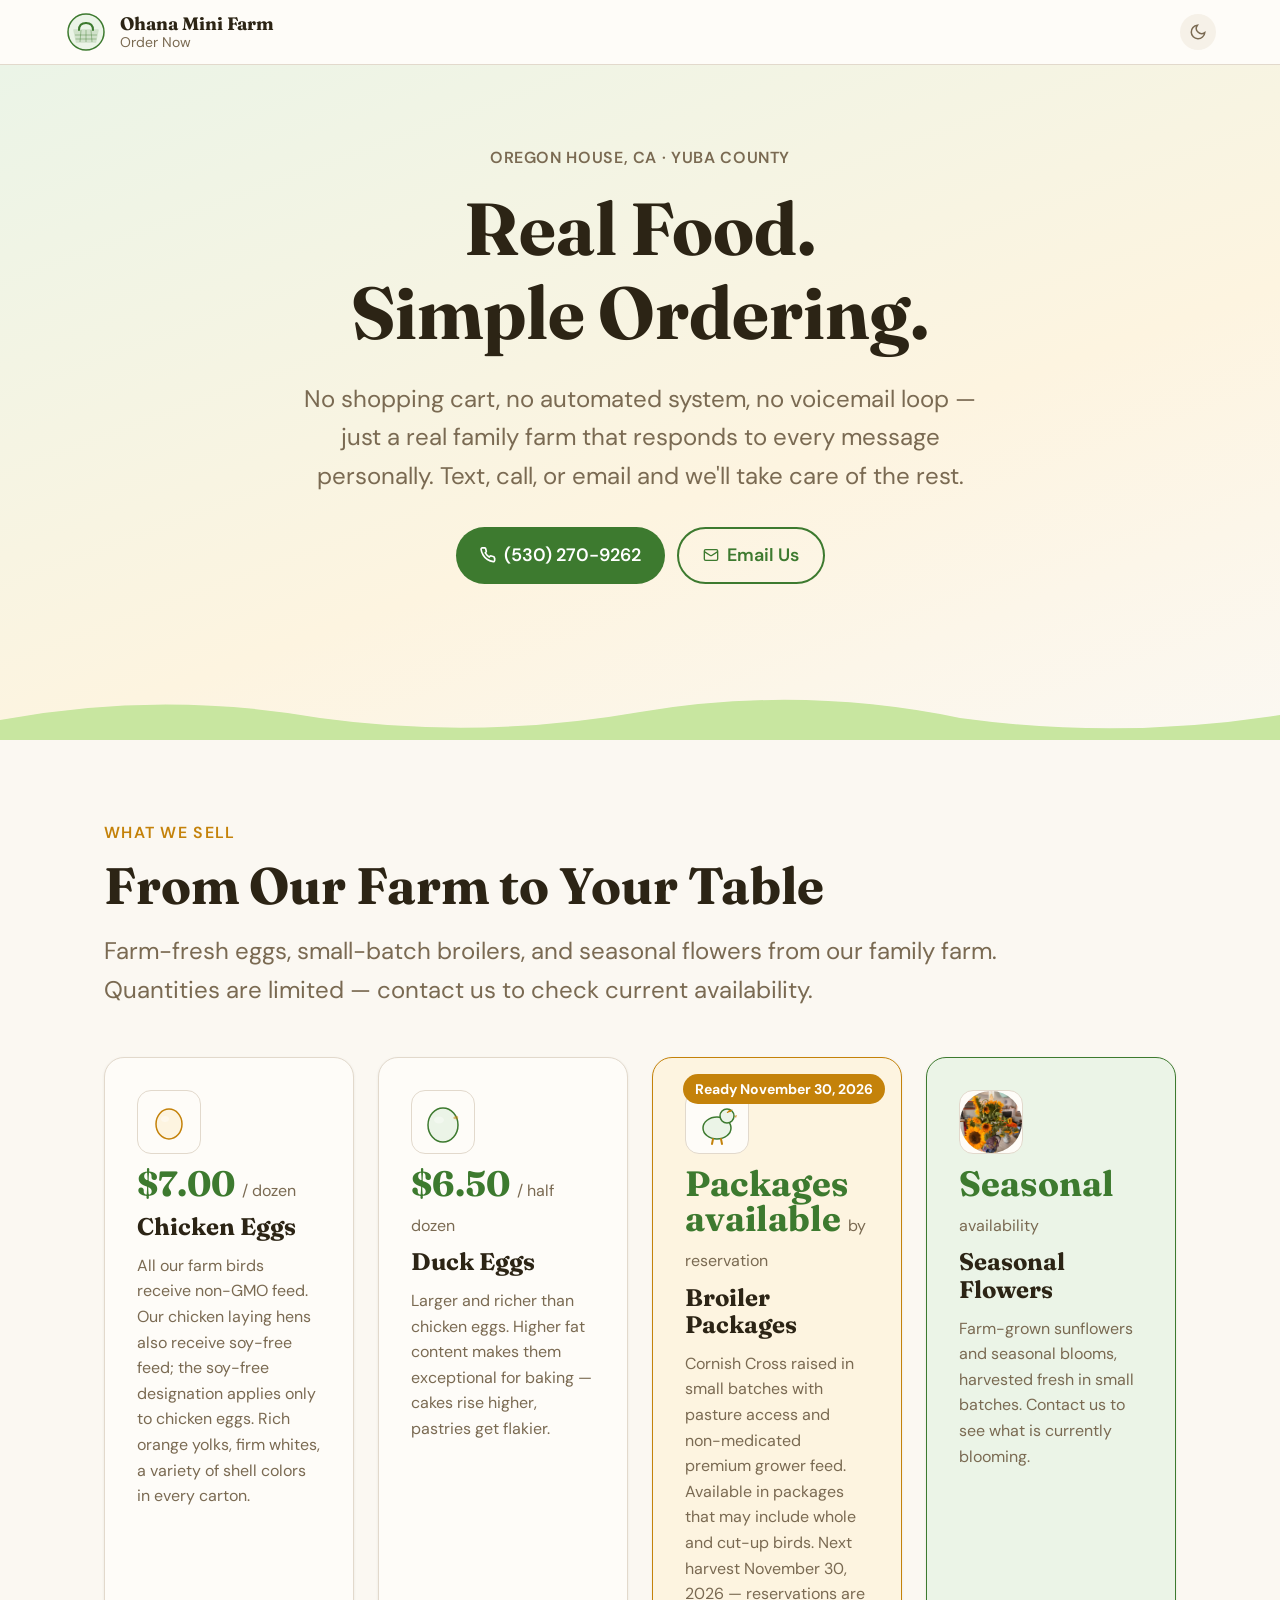
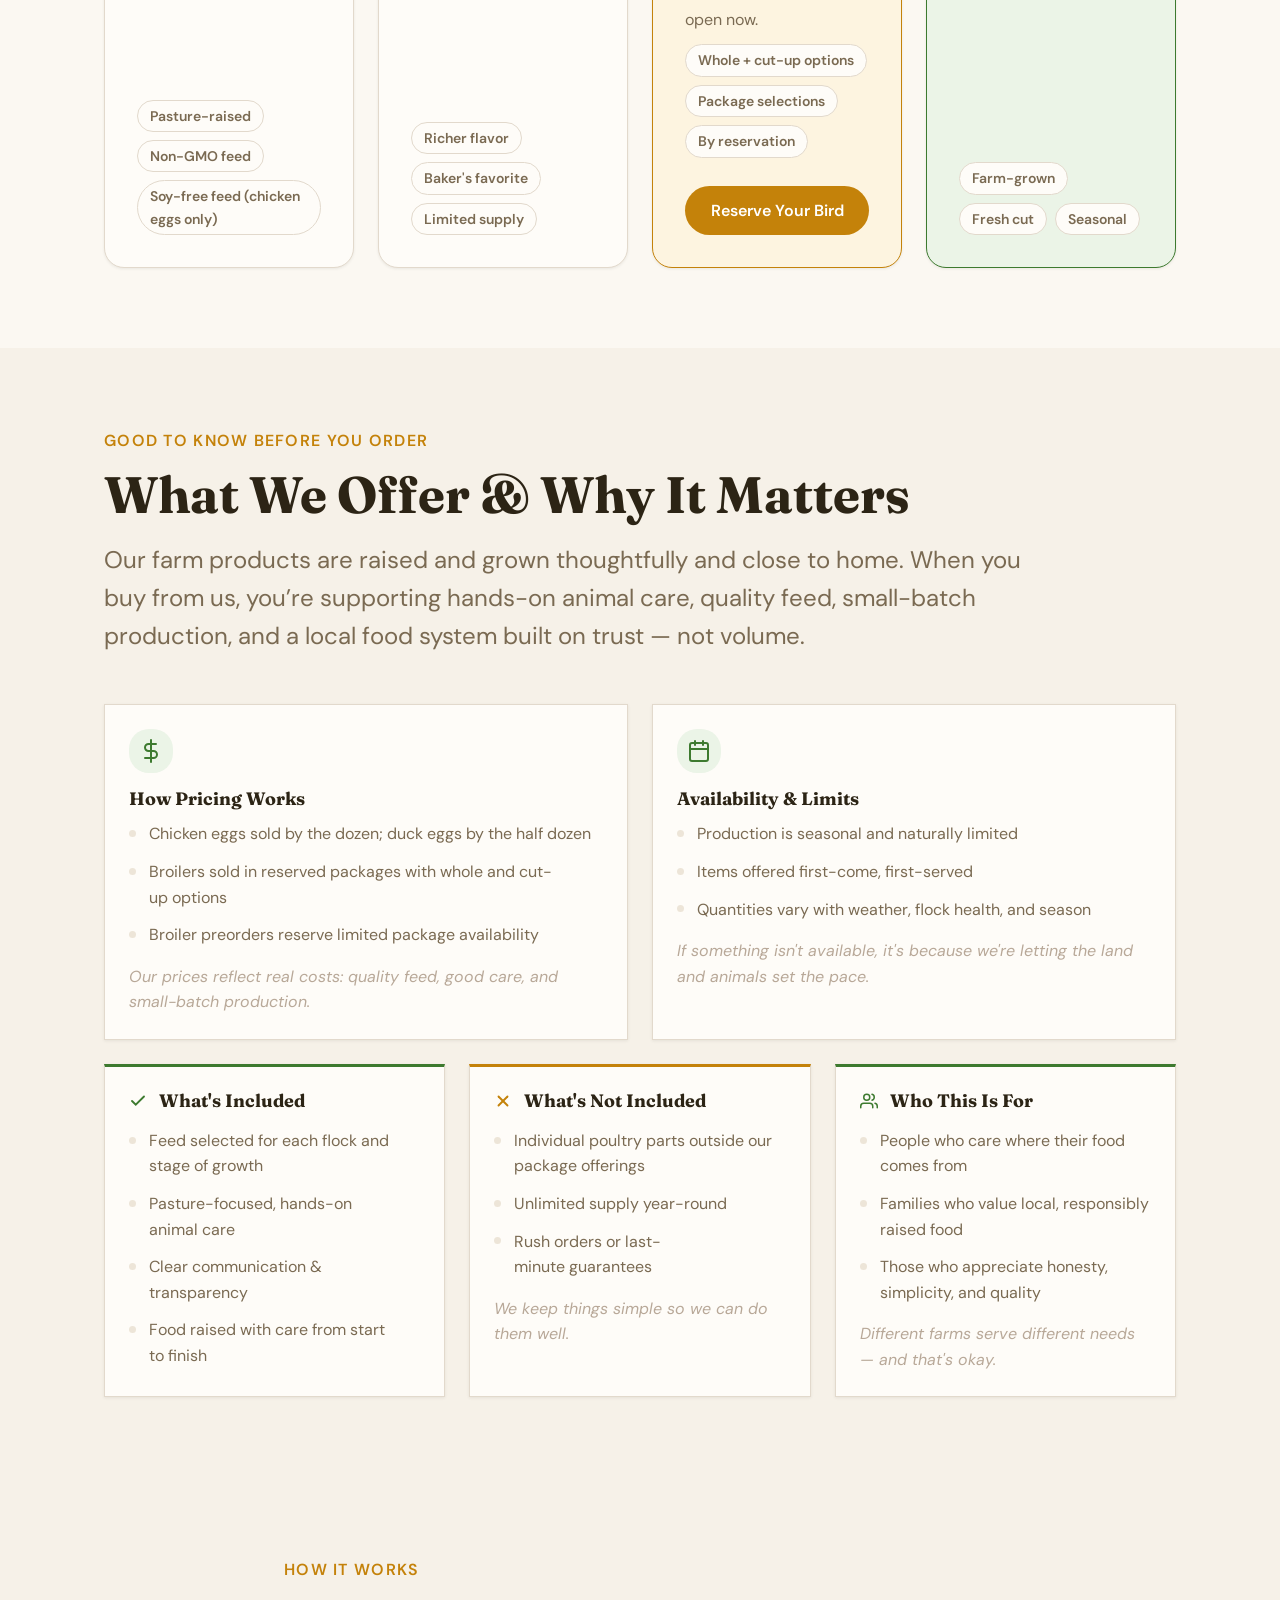
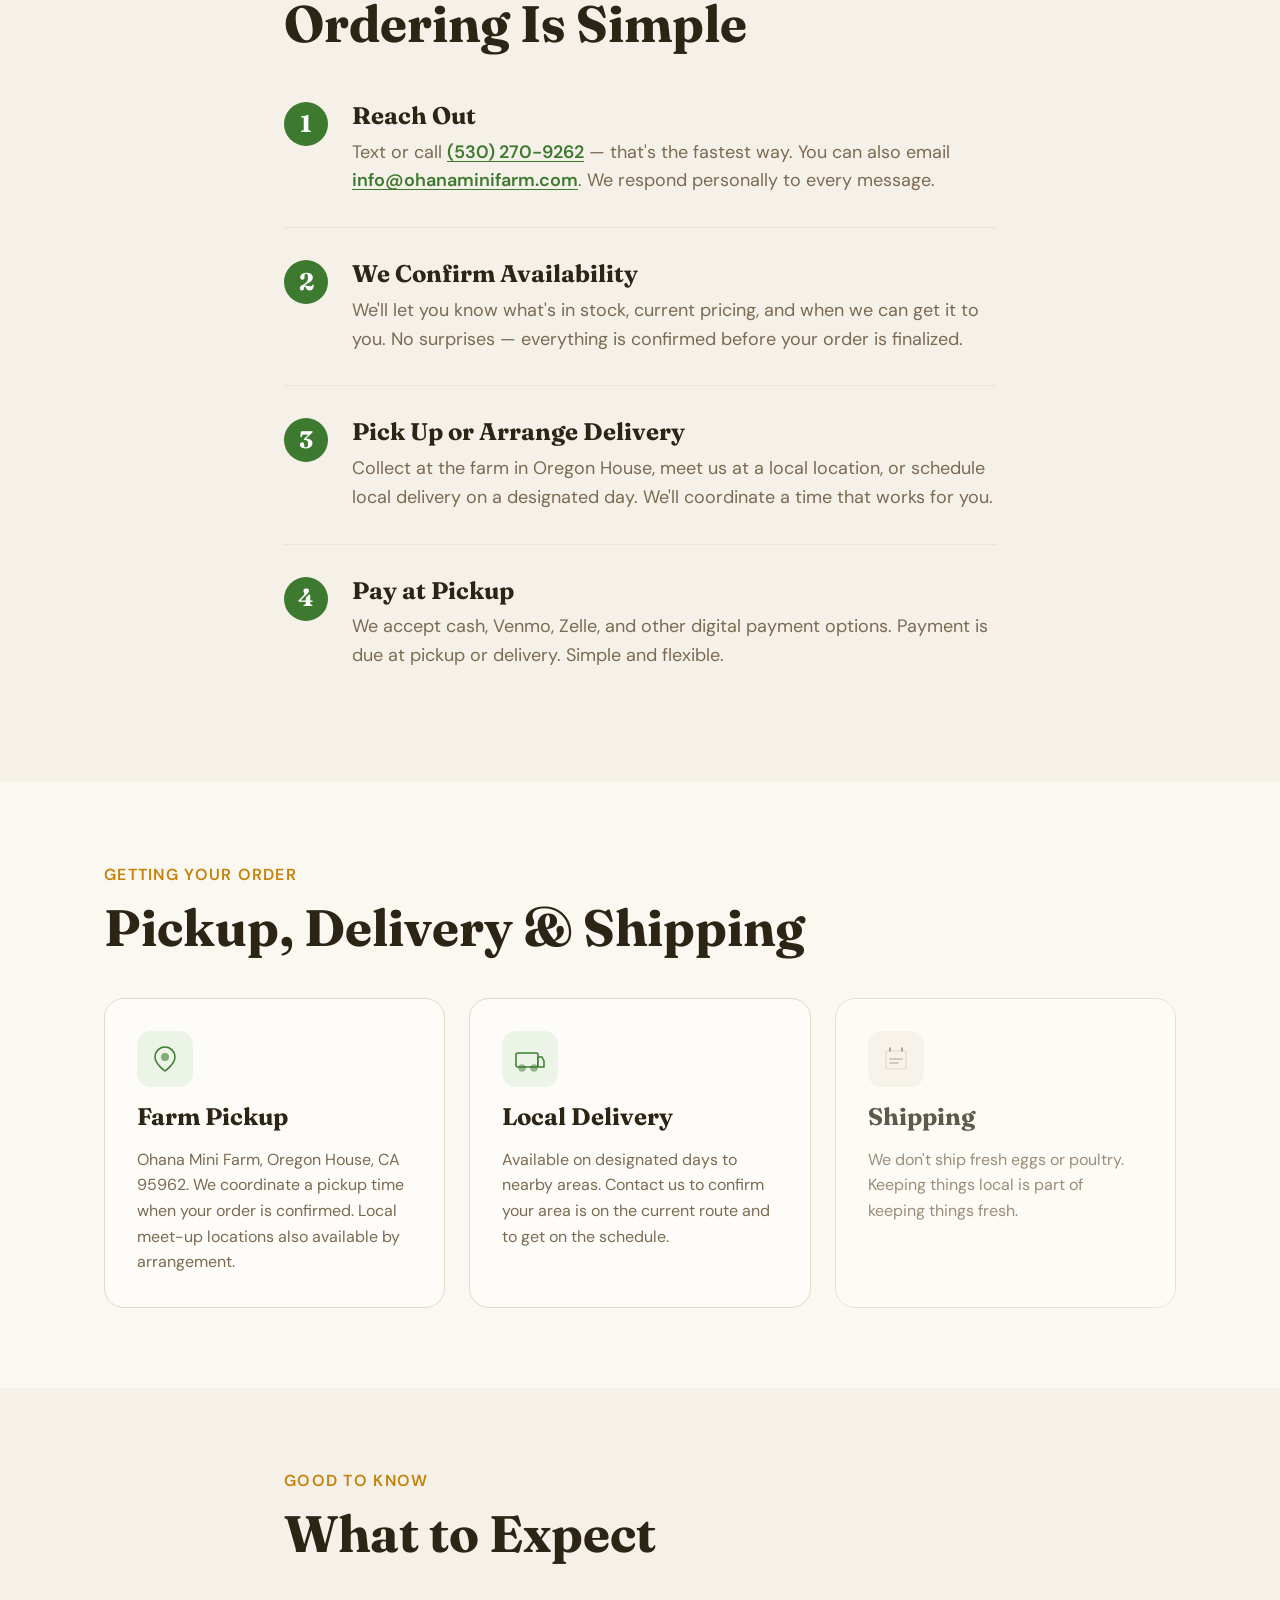
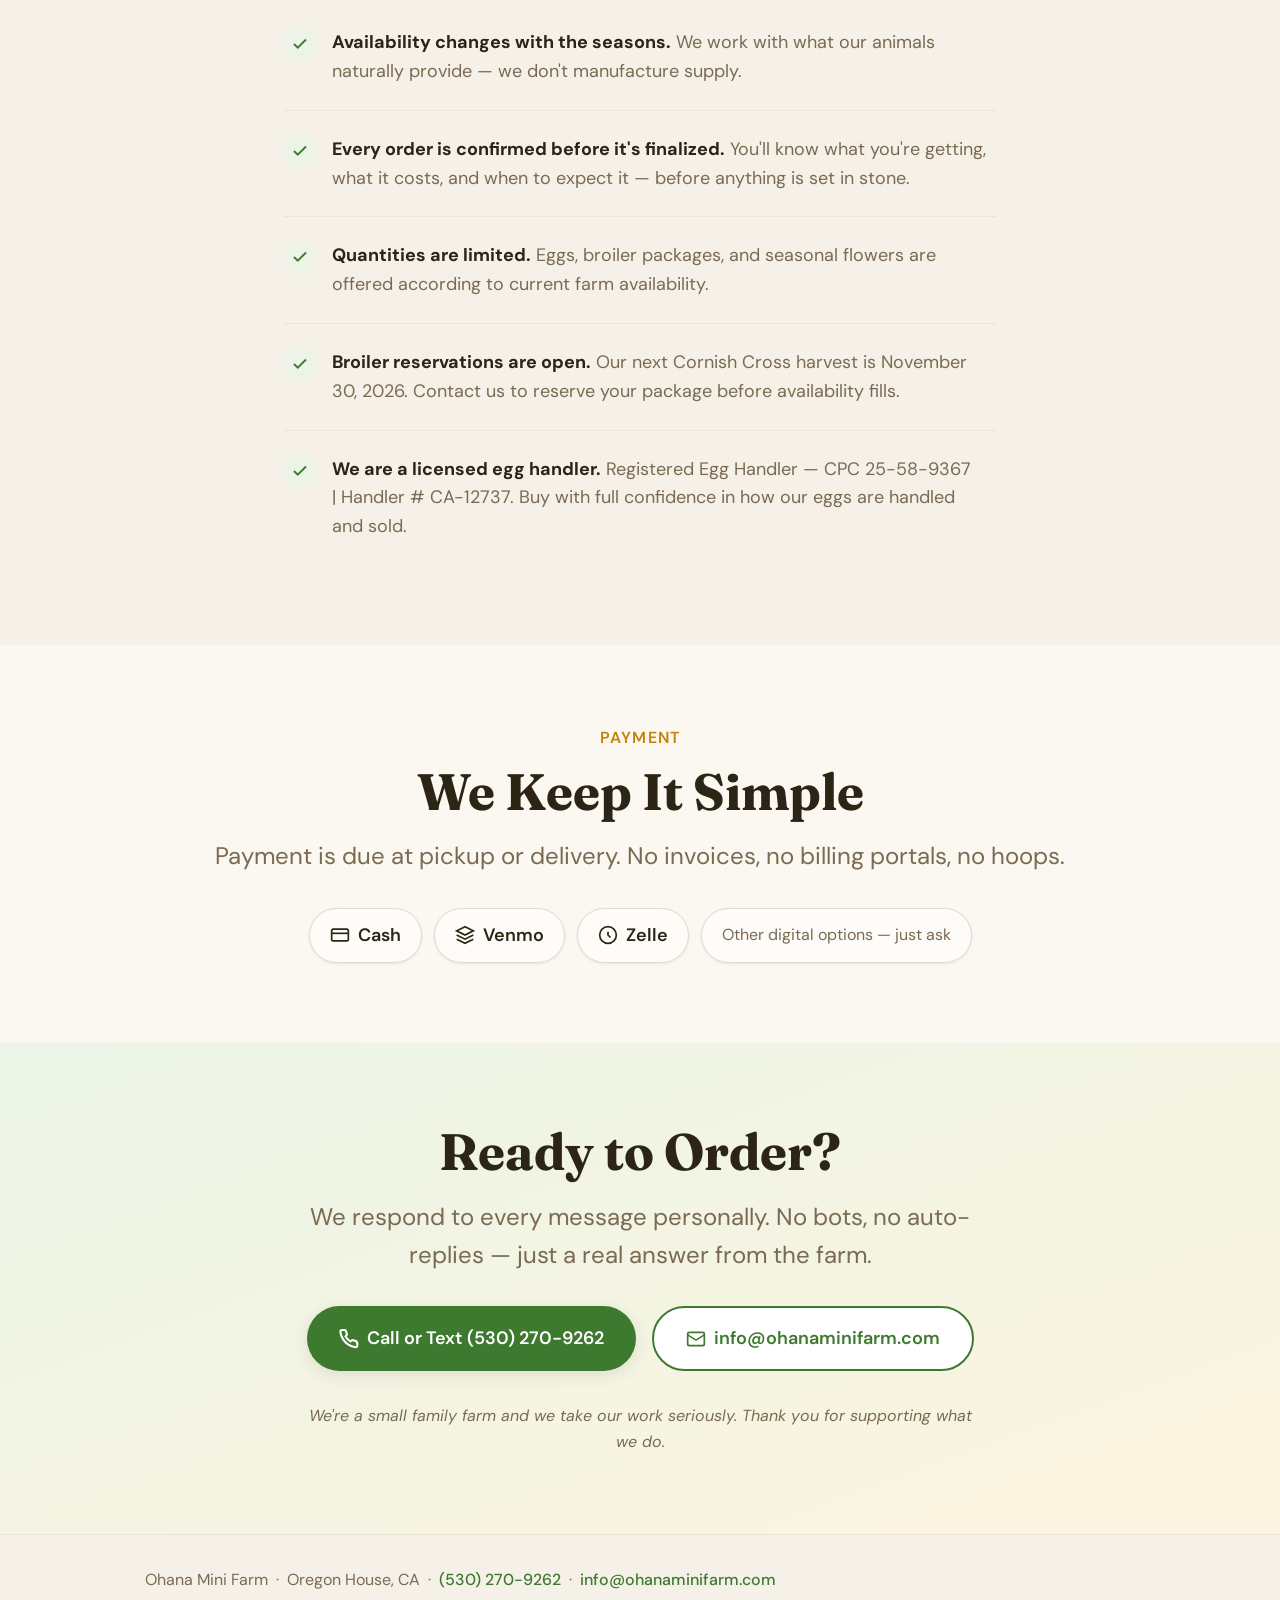
<file: order/index.html>
<!DOCTYPE html>
<html lang="en" data-theme="light">
<head>
  <meta charset="UTF-8">
  <meta name="viewport" content="width=device-width, initial-scale=1.0">
  <title>Ohana Mini Farm — Order Now</title>
  <meta name="description" content="Order farm-fresh chicken eggs, duck eggs, broiler packages, and seasonal flowers from Ohana Mini Farm in Oregon House, CA. Text, call, or email to get started.">
  <link rel="preconnect" href="https://fonts.googleapis.com">
  <link rel="preconnect" href="https://fonts.gstatic.com" crossorigin>
  <link href="https://fonts.googleapis.com/css2?family=Fraunces:ital,opsz,wght@0,9..144,400;0,9..144,600;0,9..144,700;1,9..144,400&family=DM+Sans:wght@400;500;600&display=swap" rel="stylesheet">
  <link rel="stylesheet" href="style.css">
</head>
<body>

  <!-- HEADER -->
  <header class="site-header">
    <div class="header-inner">
      <a href="#" class="logo" aria-label="Ohana Mini Farm — Order Now">
        <!-- Basket / shopping bag icon -->
        <svg width="44" height="44" viewBox="0 0 44 44" fill="none">
          <circle cx="22" cy="22" r="18" fill="var(--color-primary-light)" stroke="var(--color-primary)" stroke-width="1.5"/>
          <!-- basket body -->
          <path d="M10 20h24l-2.5 12H12.5L10 20Z" fill="var(--color-primary)" opacity="0.15" stroke="var(--color-primary)" stroke-width="1.5" stroke-linejoin="round"/>
          <!-- handle left -->
          <path d="M15 20 Q15 13 22 13" stroke="var(--color-primary)" stroke-width="2" fill="none" stroke-linecap="round"/>
          <!-- handle right -->
          <path d="M29 20 Q29 13 22 13" stroke="var(--color-primary)" stroke-width="2" fill="none" stroke-linecap="round"/>
          <!-- weave lines -->
          <line x1="17" y1="20" x2="16" y2="32" stroke="var(--color-primary)" stroke-width="1" opacity="0.4"/>
          <line x1="22" y1="20" x2="22" y2="32" stroke="var(--color-primary)" stroke-width="1" opacity="0.4"/>
          <line x1="27" y1="20" x2="28" y2="32" stroke="var(--color-primary)" stroke-width="1" opacity="0.4"/>
          <line x1="11" y1="25" x2="33" y2="25" stroke="var(--color-primary)" stroke-width="1" opacity="0.4"/>
          <line x1="11.5" y1="29" x2="32.5" y2="29" stroke="var(--color-primary)" stroke-width="1" opacity="0.4"/>
        </svg>
        <div class="logo-text">
          <span class="logo-name">Ohana Mini Farm</span>
          <span class="logo-tagline">Order Now</span>
        </div>
      </a>
      <div class="header-actions">
        <button class="theme-toggle" data-theme-toggle aria-label="Switch to dark mode">
          <svg width="18" height="18" viewBox="0 0 24 24" fill="none" stroke="currentColor" stroke-width="2"><path d="M21 12.79A9 9 0 1 1 11.21 3 7 7 0 0 0 21 12.79z"/></svg>
        </button>
      </div>
    </div>
  </header>

  <!-- HERO -->
  <section class="hero order-hero">
    <div class="hero-inner">
      <p class="hero-eyebrow">Oregon House, CA · Yuba County</p>
      <h1 class="hero-title">Real Food.<br>Simple Ordering.</h1>
      <p class="hero-sub">No shopping cart, no automated system, no voicemail loop — just a real family farm that responds to every message personally. Text, call, or email and we'll take care of the rest.</p>
      <div class="hero-ctas">
        <a href="tel:5302709262" class="btn btn--primary">
          <svg width="16" height="16" viewBox="0 0 24 24" fill="none" stroke="currentColor" stroke-width="2.5"><path d="M22 16.92v3a2 2 0 0 1-2.18 2 19.79 19.79 0 0 1-8.63-3.07A19.5 19.5 0 0 1 4.69 12 19.79 19.79 0 0 1 1.61 3.41 2 2 0 0 1 3.6 1.22h3a2 2 0 0 1 2 1.72 12.84 12.84 0 0 0 .7 2.81 2 2 0 0 1-.45 2.11L7.91 8.91a16 16 0 0 0 6 6l.91-.91a2 2 0 0 1 2.11-.45 12.84 12.84 0 0 0 2.81.7A2 2 0 0 1 21.5 16.5z"/></svg>
          (530) 270-9262
        </a>
        <a href="mailto:info@ohanaminifarm.com" class="btn btn--outline">
          <svg width="16" height="16" viewBox="0 0 24 24" fill="none" stroke="currentColor" stroke-width="2"><rect x="2" y="4" width="20" height="16" rx="2"/><path d="m22 7-8.97 5.7a1.94 1.94 0 0 1-2.06 0L2 7"/></svg>
          Email Us
        </a>
      </div>
    </div>
    <div class="hero-grass">
      <svg viewBox="0 0 1440 60" preserveAspectRatio="none" fill="none">
        <path d="M0 40 Q180 10 360 38 Q540 60 720 32 Q900 5 1080 38 Q1260 60 1440 35 L1440 60 L0 60Z" fill="var(--color-grass)"/>
      </svg>
    </div>
  </section>

  <main>

    <!-- WHAT WE SELL -->
    <section class="products-section" id="products">
      <div class="section-inner">
        <div class="section-label">What We Sell</div>
        <h2 class="section-title">From Our Farm to Your Table</h2>
        <p class="section-sub">Farm-fresh eggs, small-batch broilers, and seasonal flowers from our family farm. Quantities are limited — contact us to check current availability.</p>

        <div class="product-grid">

          <div class="product-card">
            <div class="product-icon">
              <svg width="48" height="48" viewBox="0 0 48 48" fill="none">
                <ellipse cx="24" cy="26" rx="13" ry="15" fill="var(--color-straw-light)" stroke="var(--color-straw)" stroke-width="1.5"/>
                <ellipse cx="20" cy="21" rx="4" ry="3" fill="white" opacity="0.4"/>
              </svg>
            </div>
            <div class="product-price">$7.00 <span>/ dozen</span></div>
            <h3 class="product-name">Chicken Eggs</h3>
            <p class="product-desc">All our farm birds receive non-GMO feed. Our chicken laying hens also receive soy-free feed; the soy-free designation applies only to chicken eggs. Rich orange yolks, firm whites, a variety of shell colors in every carton.</p>
            <ul class="product-tags">
              <li>Pasture-raised</li>
              <li>Non-GMO feed</li>
              <li>Soy-free feed (chicken eggs only)</li>
            </ul>
          </div>

          <div class="product-card">
            <div class="product-icon">
              <svg width="48" height="48" viewBox="0 0 48 48" fill="none">
                <ellipse cx="24" cy="27" rx="15" ry="17" fill="var(--color-primary-light)" stroke="var(--color-primary)" stroke-width="1.5"/>
                <ellipse cx="20" cy="22" rx="5" ry="3.5" fill="white" opacity="0.35"/>
                <!-- duck bill suggestion -->
                <path d="M36 18 Q40 17 39 21 Q36 22 34 20Z" fill="var(--color-straw)" opacity="0.5"/>
              </svg>
            </div>
            <div class="product-price">$6.50 <span>/ half dozen</span></div>
            <h3 class="product-name">Duck Eggs</h3>
            <p class="product-desc">Larger and richer than chicken eggs. Higher fat content makes them exceptional for baking — cakes rise higher, pastries get flakier.</p>
            <ul class="product-tags">
              <li>Richer flavor</li>
              <li>Baker's favorite</li>
              <li>Limited supply</li>
            </ul>
          </div>

          <div class="product-card product-card--featured">
            <div class="product-badge">Ready November 30, 2026</div>
            <div class="product-icon">
              <svg width="48" height="48" viewBox="0 0 48 48" fill="none">
                <!-- simplified rooster silhouette -->
                <ellipse cx="24" cy="30" rx="14" ry="11" fill="var(--color-primary-light)" stroke="var(--color-primary)" stroke-width="1.5"/>
                <circle cx="34" cy="18" r="7" fill="var(--color-primary-light)" stroke="var(--color-primary)" stroke-width="1.5"/>
                <path d="M34 15 Q36 11 38 13 Q40 10 37 14" fill="var(--color-straw)" stroke="var(--color-straw)" stroke-width="1" stroke-linejoin="round"/>
                <path d="M41 18 L44 17 L43 20Z" fill="var(--color-straw)" opacity="0.7"/>
                <line x1="20" y1="41" x2="19" y2="46" stroke="var(--color-straw)" stroke-width="2" stroke-linecap="round"/>
                <line x1="28" y1="41" x2="29" y2="46" stroke="var(--color-straw)" stroke-width="2" stroke-linecap="round"/>
              </svg>
            </div>
            <div class="product-price">Packages available <span>by reservation</span></div>
            <h3 class="product-name">Broiler Packages</h3>
            <p class="product-desc">Cornish Cross raised in small batches with pasture access and non-medicated premium grower feed. Available in packages that may include whole and cut-up birds. Next harvest November 30, 2026 — reservations are open now.</p>
            <ul class="product-tags">
              <li>Whole + cut-up options</li>
              <li>Package selections</li>
              <li>By reservation</li>
            </ul>
            <a href="tel:5302709262" class="product-reserve-btn">Reserve Your Bird</a>
          </div>

          <div class="product-card product-card--csa">
            <div class="product-icon">
              <img src="../about/photos/sunflowers.jpeg" alt="Farm-grown sunflowers from Ohana Mini Farm" loading="lazy" style="width:100%;height:100%;object-fit:cover;border-radius:50%;">
            </div>
            <div class="product-price">Seasonal <span>availability</span></div>
            <h3 class="product-name">Seasonal Flowers</h3>
            <p class="product-desc">Farm-grown sunflowers and seasonal blooms, harvested fresh in small batches. Contact us to see what is currently blooming.</p>
            <ul class="product-tags">
              <li>Farm-grown</li>
              <li>Fresh cut</li>
              <li>Seasonal</li>
            </ul>
          </div>

        </div>
      </div>
    </section>

    <!-- HOW PRICING WORKS / WHAT'S INCLUDED / WHO THIS IS FOR -->
    <section class="know-section">
      <div class="section-inner">
        <div class="section-label">Good to Know Before You Order</div>
        <h2 class="section-title">What We Offer &amp; Why It Matters</h2>
        <p class="section-sub">Our farm products are raised and grown thoughtfully and close to home. When you buy from us, you’re supporting hands-on animal care, quality feed, small-batch production, and a local food system built on trust — not volume.</p>

        <div class="know-grid">

          <div class="know-card">
            <div class="know-icon">
              <svg width="24" height="24" viewBox="0 0 24 24" fill="none" stroke="currentColor" stroke-width="2" stroke-linecap="round"><line x1="12" y1="1" x2="12" y2="23"/><path d="M17 5H9.5a3.5 3.5 0 0 0 0 7h5a3.5 3.5 0 0 1 0 7H6"/></svg>
            </div>
            <h3 class="know-title">How Pricing Works</h3>
            <ul class="know-list">
              <li>Chicken eggs sold by the dozen; duck eggs by the half dozen</li>
              <li>Broilers sold in reserved packages with whole and cut-up options</li>
              <li>Broiler preorders reserve limited package availability</li>
            </ul>
            <p class="know-note">Our prices reflect real costs: quality feed, good care, and small-batch production.</p>
          </div>

          <div class="know-card">
            <div class="know-icon">
              <svg width="24" height="24" viewBox="0 0 24 24" fill="none" stroke="currentColor" stroke-width="2" stroke-linecap="round"><rect x="3" y="4" width="18" height="18" rx="2"/><line x1="16" y1="2" x2="16" y2="6"/><line x1="8" y1="2" x2="8" y2="6"/><line x1="3" y1="10" x2="21" y2="10"/></svg>
            </div>
            <h3 class="know-title">Availability &amp; Limits</h3>
            <ul class="know-list">
              <li>Production is seasonal and naturally limited</li>
              <li>Items offered first-come, first-served</li>
              <li>Quantities vary with weather, flock health, and season</li>
            </ul>
            <p class="know-note">If something isn't available, it's because we're letting the land and animals set the pace.</p>
          </div>

        </div>

        <div class="know-grid know-grid--bottom">

          <div class="know-card know-card--yes">
            <div class="know-header">
              <svg width="18" height="18" viewBox="0 0 24 24" fill="none" stroke="currentColor" stroke-width="2.5" stroke-linecap="round"><polyline points="20 6 9 17 4 12"/></svg>
              <h3 class="know-title">What's Included</h3>
            </div>
            <ul class="know-list">
              <li>Feed selected for each flock and stage of growth</li>
              <li>Pasture-focused, hands-on animal care</li>
              <li>Clear communication &amp; transparency</li>
              <li>Food raised with care from start to finish</li>
            </ul>
          </div>

          <div class="know-card know-card--no">
            <div class="know-header">
              <svg width="18" height="18" viewBox="0 0 24 24" fill="none" stroke="currentColor" stroke-width="2.5" stroke-linecap="round"><line x1="18" y1="6" x2="6" y2="18"/><line x1="6" y1="6" x2="18" y2="18"/></svg>
              <h3 class="know-title">What's Not Included</h3>
            </div>
            <ul class="know-list">
              <li>Individual poultry parts outside our package offerings</li>
              <li>Unlimited supply year-round</li>
              <li>Rush orders or last-minute guarantees</li>
            </ul>
            <p class="know-note">We keep things simple so we can do them well.</p>
          </div>

          <div class="know-card know-card--who">
            <div class="know-header">
              <svg width="18" height="18" viewBox="0 0 24 24" fill="none" stroke="currentColor" stroke-width="2" stroke-linecap="round"><path d="M17 21v-2a4 4 0 0 0-4-4H5a4 4 0 0 0-4 4v2"/><circle cx="9" cy="7" r="4"/><path d="M23 21v-2a4 4 0 0 0-3-3.87"/><path d="M16 3.13a4 4 0 0 1 0 7.75"/></svg>
              <h3 class="know-title">Who This Is For</h3>
            </div>
            <ul class="know-list">
              <li>People who care where their food comes from</li>
              <li>Families who value local, responsibly raised food</li>
              <li>Those who appreciate honesty, simplicity, and quality</li>
            </ul>
            <p class="know-note">Different farms serve different needs — and that's okay.</p>
          </div>

        </div>
      </div>
    </section>

    <!-- HOW TO ORDER -->
    <section class="how-section" id="how">
      <div class="section-inner section-inner--narrow">
        <div class="section-label">How It Works</div>
        <h2 class="section-title">Ordering Is Simple</h2>

        <div class="steps">
          <div class="step">
            <div class="step-num">1</div>
            <div class="step-body">
              <h3 class="step-title">Reach Out</h3>
              <p class="step-desc">Text or call <a href="tel:5302709262">(530) 270-9262</a> — that's the fastest way. You can also email <a href="mailto:info@ohanaminifarm.com">info@ohanaminifarm.com</a>. We respond personally to every message.</p>
            </div>
          </div>
          <div class="step">
            <div class="step-num">2</div>
            <div class="step-body">
              <h3 class="step-title">We Confirm Availability</h3>
              <p class="step-desc">We'll let you know what's in stock, current pricing, and when we can get it to you. No surprises — everything is confirmed before your order is finalized.</p>
            </div>
          </div>
          <div class="step">
            <div class="step-num">3</div>
            <div class="step-body">
              <h3 class="step-title">Pick Up or Arrange Delivery</h3>
              <p class="step-desc">Collect at the farm in Oregon House, meet us at a local location, or schedule local delivery on a designated day. We'll coordinate a time that works for you.</p>
            </div>
          </div>
          <div class="step">
            <div class="step-num">4</div>
            <div class="step-body">
              <h3 class="step-title">Pay at Pickup</h3>
              <p class="step-desc">We accept cash, Venmo, Zelle, and other digital payment options. Payment is due at pickup or delivery. Simple and flexible.</p>
            </div>
          </div>
        </div>
      </div>
    </section>

    <!-- PICKUP / DELIVERY / SHIPPING -->
    <section class="logistics-section" id="logistics">
      <div class="section-inner">
        <div class="section-label">Getting Your Order</div>
        <h2 class="section-title">Pickup, Delivery & Shipping</h2>

        <div class="logistics-grid">
          <div class="logistics-card">
            <div class="logistics-icon">
              <svg width="32" height="32" viewBox="0 0 32 32" fill="none">
                <path d="M16 4 C10 4 6 9 6 14 C6 21 16 28 16 28 C16 28 26 21 26 14 C26 9 22 4 16 4Z" fill="var(--color-primary-light)" stroke="var(--color-primary)" stroke-width="1.5"/>
                <circle cx="16" cy="14" r="4" fill="var(--color-primary)" opacity="0.6"/>
              </svg>
            </div>
            <h3 class="logistics-title">Farm Pickup</h3>
            <p class="logistics-desc">Ohana Mini Farm, Oregon House, CA 95962. We coordinate a pickup time when your order is confirmed. Local meet-up locations also available by arrangement.</p>
          </div>

          <div class="logistics-card">
            <div class="logistics-icon">
              <svg width="32" height="32" viewBox="0 0 32 32" fill="none">
                <rect x="2" y="10" width="22" height="14" rx="2" fill="var(--color-primary-light)" stroke="var(--color-primary)" stroke-width="1.5"/>
                <path d="M24 14 L28 14 L30 18 L30 24 L24 24Z" fill="var(--color-primary-light)" stroke="var(--color-primary)" stroke-width="1.5" stroke-linejoin="round"/>
                <circle cx="8" cy="25" r="3" fill="var(--color-primary)" opacity="0.5" stroke="var(--color-primary)" stroke-width="1.5"/>
                <circle cx="20" cy="25" r="3" fill="var(--color-primary)" opacity="0.5" stroke="var(--color-primary)" stroke-width="1.5"/>
              </svg>
            </div>
            <h3 class="logistics-title">Local Delivery</h3>
            <p class="logistics-desc">Available on designated days to nearby areas. Contact us to confirm your area is on the current route and to get on the schedule.</p>
          </div>

          <div class="logistics-card logistics-card--muted">
            <div class="logistics-icon">
              <svg width="32" height="32" viewBox="0 0 32 32" fill="none">
                <rect x="6" y="8" width="20" height="18" rx="2" fill="var(--color-surface-2)" stroke="var(--color-border)" stroke-width="1.5"/>
                <path d="M10 8 L10 5 M22 8 L22 5" stroke="var(--color-text-muted)" stroke-width="1.5" stroke-linecap="round"/>
                <path d="M10 16 L22 16 M10 20 L18 20" stroke="var(--color-text-faint)" stroke-width="1.5" stroke-linecap="round"/>
              </svg>
            </div>
            <h3 class="logistics-title">Shipping</h3>
            <p class="logistics-desc">We don't ship fresh eggs or poultry. Keeping things local is part of keeping things fresh.</p>
          </div>
        </div>
      </div>
    </section>

    <!-- WHAT TO EXPECT -->
    <section class="expect-section" id="expect">
      <div class="section-inner section-inner--narrow">
        <div class="section-label">Good to Know</div>
        <h2 class="section-title">What to Expect</h2>

        <ul class="expect-list">
          <li class="expect-item">
            <span class="expect-icon">
              <svg width="18" height="18" viewBox="0 0 24 24" fill="none" stroke="var(--color-primary)" stroke-width="2.5"><polyline points="20 6 9 17 4 12"/></svg>
            </span>
            <p><strong>Availability changes with the seasons.</strong> We work with what our animals naturally provide — we don't manufacture supply.</p>
          </li>
          <li class="expect-item">
            <span class="expect-icon">
              <svg width="18" height="18" viewBox="0 0 24 24" fill="none" stroke="var(--color-primary)" stroke-width="2.5"><polyline points="20 6 9 17 4 12"/></svg>
            </span>
            <p><strong>Every order is confirmed before it's finalized.</strong> You'll know what you're getting, what it costs, and when to expect it — before anything is set in stone.</p>
          </li>
          <li class="expect-item">
            <span class="expect-icon">
              <svg width="18" height="18" viewBox="0 0 24 24" fill="none" stroke="var(--color-primary)" stroke-width="2.5"><polyline points="20 6 9 17 4 12"/></svg>
            </span>
            <p><strong>Quantities are limited.</strong> Eggs, broiler packages, and seasonal flowers are offered according to current farm availability.</p>
          </li>
          <li class="expect-item">
            <span class="expect-icon">
              <svg width="18" height="18" viewBox="0 0 24 24" fill="none" stroke="var(--color-primary)" stroke-width="2.5"><polyline points="20 6 9 17 4 12"/></svg>
            </span>
            <p><strong>Broiler reservations are open.</strong> Our next Cornish Cross harvest is November 30, 2026. Contact us to reserve your package before availability fills.</p>
          </li>
          <li class="expect-item">
            <span class="expect-icon">
              <svg width="18" height="18" viewBox="0 0 24 24" fill="none" stroke="var(--color-primary)" stroke-width="2.5"><polyline points="20 6 9 17 4 12"/></svg>
            </span>
            <p><strong>We are a licensed egg handler.</strong> Registered Egg Handler — CPC 25-58-9367 | Handler # CA-12737. Buy with full confidence in how our eggs are handled and sold.</p>
          </li>
        </ul>
      </div>
    </section>

    <!-- PAYMENT METHODS -->
    <section class="payment-section" id="payment">
      <div class="section-inner">
        <div class="section-label">Payment</div>
        <h2 class="section-title">We Keep It Simple</h2>
        <p class="section-sub">Payment is due at pickup or delivery. No invoices, no billing portals, no hoops.</p>
        <div class="payment-methods">
          <div class="payment-pill">
            <svg width="20" height="20" viewBox="0 0 24 24" fill="none" stroke="currentColor" stroke-width="2"><rect x="2" y="5" width="20" height="14" rx="2"/><line x1="2" y1="10" x2="22" y2="10"/></svg>
            Cash
          </div>
          <div class="payment-pill">
            <svg width="20" height="20" viewBox="0 0 24 24" fill="none" stroke="currentColor" stroke-width="2"><path d="M12 2L2 7l10 5 10-5-10-5z"/><path d="M2 17l10 5 10-5"/><path d="M2 12l10 5 10-5"/></svg>
            Venmo
          </div>
          <div class="payment-pill">
            <svg width="20" height="20" viewBox="0 0 24 24" fill="none" stroke="currentColor" stroke-width="2"><circle cx="12" cy="12" r="10"/><path d="M12 8v4l3 3"/></svg>
            Zelle
          </div>
          <div class="payment-pill payment-pill--muted">
            Other digital options — just ask
          </div>
        </div>
      </div>
    </section>

    <!-- CONTACT CTA -->
    <section class="contact-section" id="contact">
      <div class="contact-inner">
        <h2 class="contact-title">Ready to Order?</h2>
        <p class="contact-sub">We respond to every message personally. No bots, no auto-replies — just a real answer from the farm.</p>
        <div class="contact-actions">
          <a href="tel:5302709262" class="contact-btn contact-btn--primary">
            <svg width="20" height="20" viewBox="0 0 24 24" fill="none" stroke="currentColor" stroke-width="2.5"><path d="M22 16.92v3a2 2 0 0 1-2.18 2 19.79 19.79 0 0 1-8.63-3.07A19.5 19.5 0 0 1 4.69 12 19.79 19.79 0 0 1 1.61 3.41 2 2 0 0 1 3.6 1.22h3a2 2 0 0 1 2 1.72 12.84 12.84 0 0 0 .7 2.81 2 2 0 0 1-.45 2.11L7.91 8.91a16 16 0 0 0 6 6l.91-.91a2 2 0 0 1 2.11-.45 12.84 12.84 0 0 0 2.81.7A2 2 0 0 1 21.5 16.5z"/></svg>
            Call or Text (530) 270-9262
          </a>
          <a href="mailto:info@ohanaminifarm.com" class="contact-btn contact-btn--outline">
            <svg width="20" height="20" viewBox="0 0 24 24" fill="none" stroke="currentColor" stroke-width="2"><rect x="2" y="4" width="20" height="16" rx="2"/><path d="m22 7-8.97 5.7a1.94 1.94 0 0 1-2.06 0L2 7"/></svg>
            info@ohanaminifarm.com
          </a>
        </div>
        <p class="contact-note">We're a small family farm and we take our work seriously. Thank you for supporting what we do.</p>
      </div>
    </section>

  </main>

  <footer class="site-footer">
    <div class="footer-inner">
      <p>Ohana Mini Farm &nbsp;·&nbsp; Oregon House, CA &nbsp;·&nbsp; <a href="tel:5302709262">(530) 270-9262</a> &nbsp;·&nbsp; <a href="mailto:info@ohanaminifarm.com">info@ohanaminifarm.com</a></p>
    </div>
  </footer>

  <script src="app.js"></script>
</body>
</html>
</file>
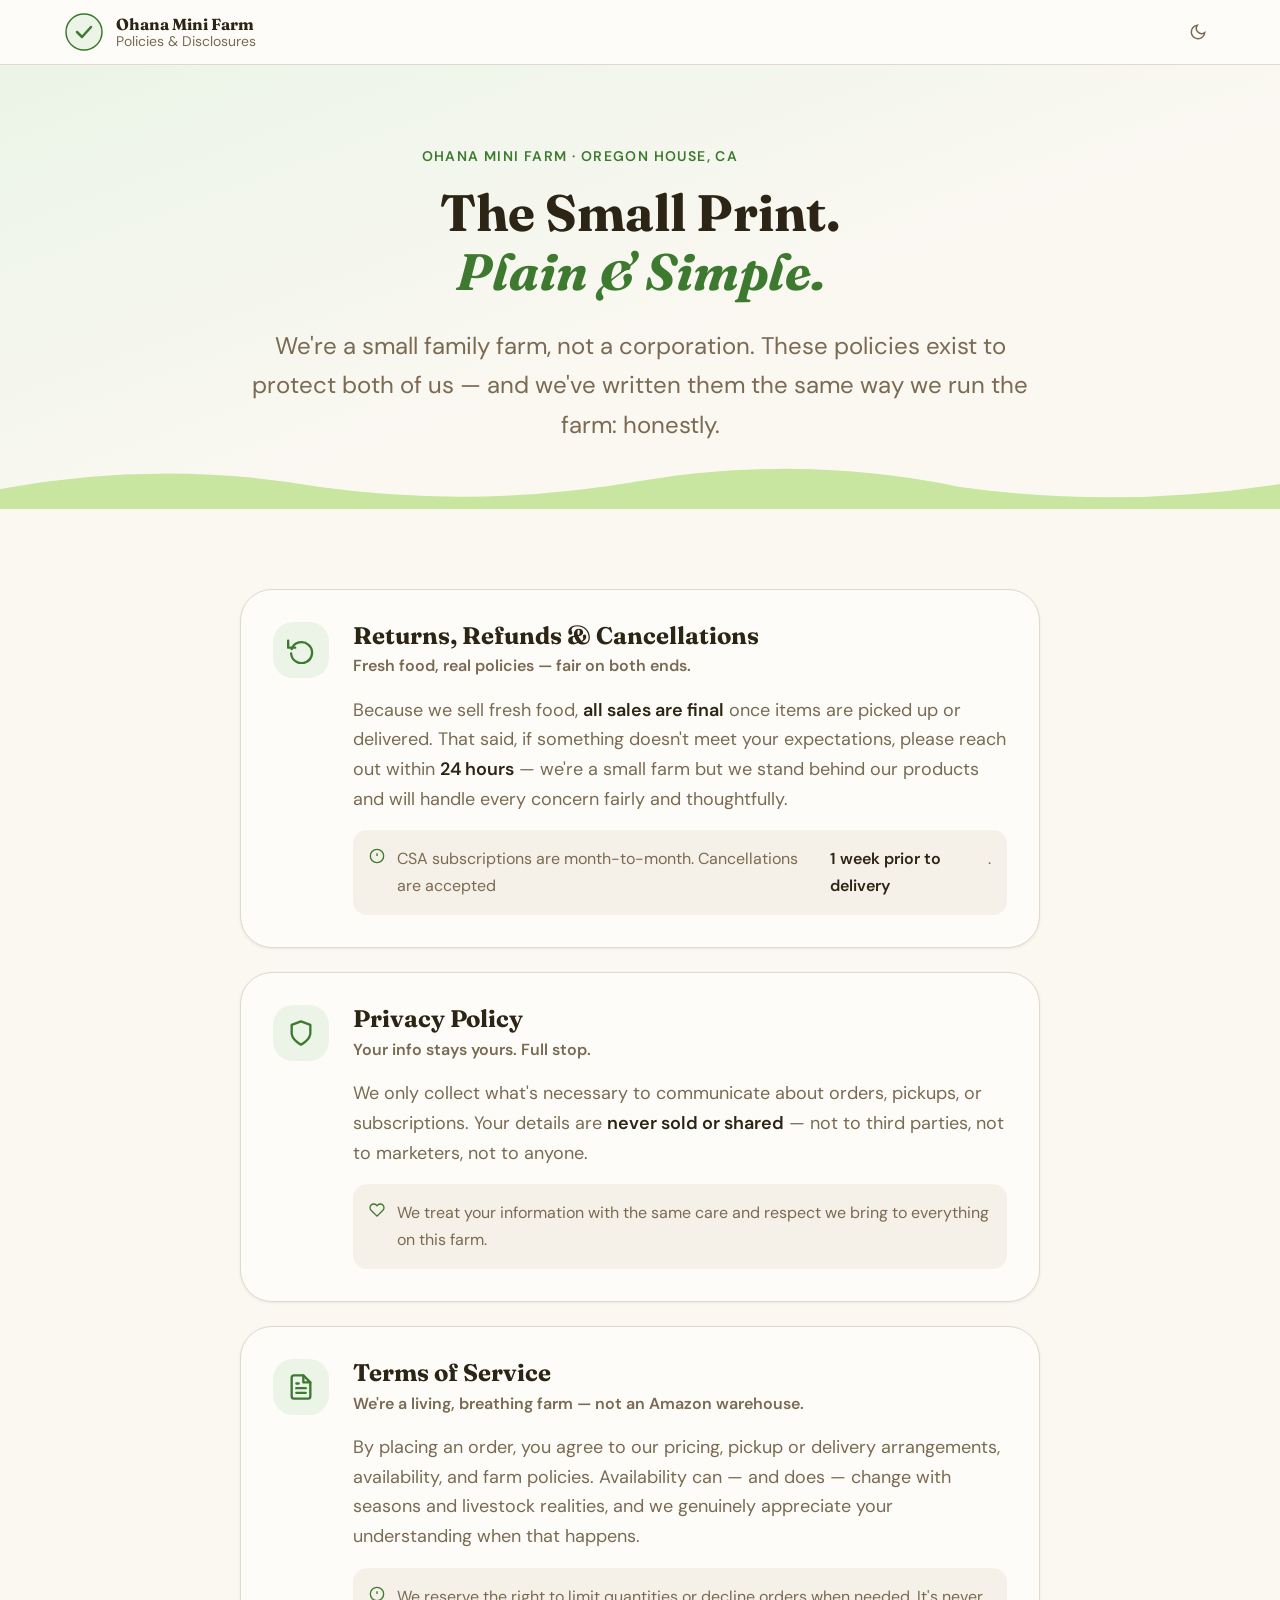
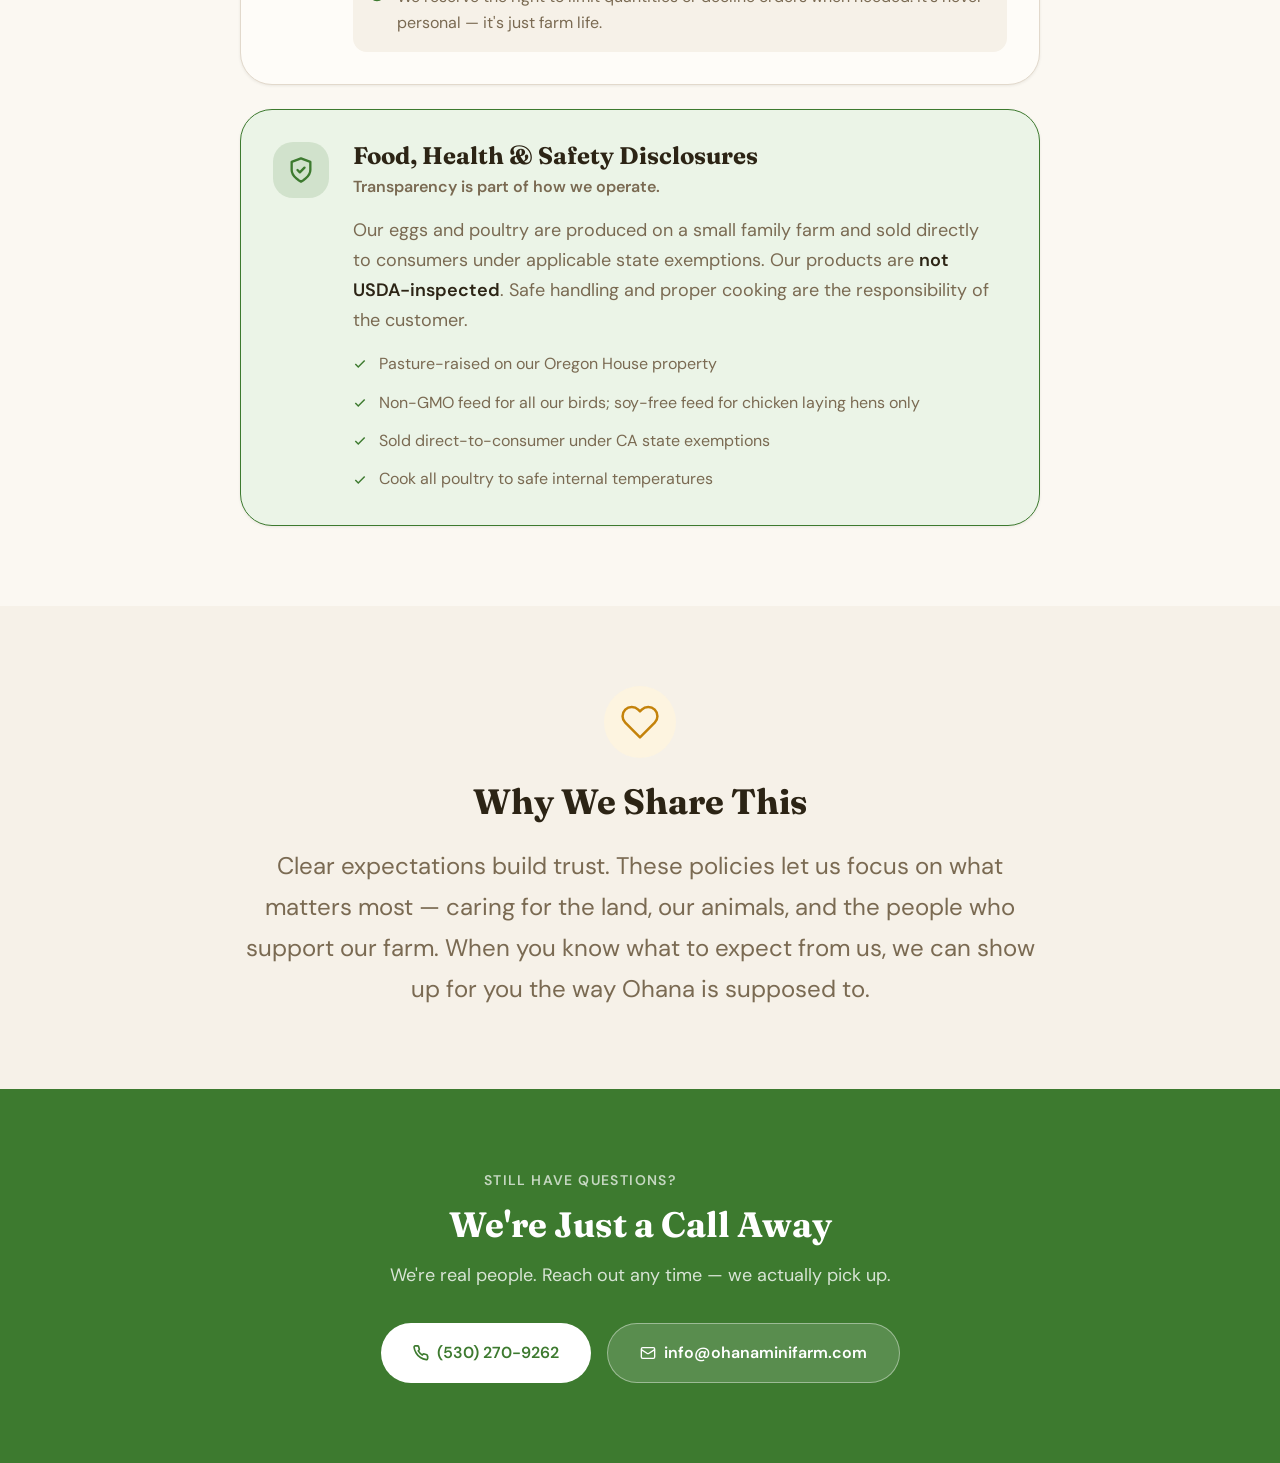
<file: policy/index.html>
<!DOCTYPE html>
<html lang="en" data-theme="light">
<head>
  <meta charset="UTF-8">
  <meta name="viewport" content="width=device-width, initial-scale=1.0">
  <title>Ohana Mini Farm — Policies</title>
  <meta name="description" content="Returns, refunds, privacy, terms, and food safety disclosures for Ohana Mini Farm — Oregon House, CA.">
  <link rel="preconnect" href="https://fonts.googleapis.com">
  <link rel="preconnect" href="https://fonts.gstatic.com" crossorigin>
  <link href="https://fonts.googleapis.com/css2?family=Fraunces:ital,opsz,wght@0,9..144,400;0,9..144,600;0,9..144,700;1,9..144,400&family=DM+Sans:wght@400;500;600&display=swap" rel="stylesheet">
  <link rel="stylesheet" href="style.css">
</head>
<body>

  <header class="site-header">
    <div class="header-inner">
      <a href="#" class="logo">
        <svg width="40" height="40" viewBox="0 0 40 40" fill="none">
          <circle cx="20" cy="20" r="18" fill="var(--color-primary-light)" stroke="var(--color-primary)" stroke-width="1.5"/>
          <path d="M13 20 L18 25 L27 15" stroke="var(--color-primary)" stroke-width="2.5" stroke-linecap="round" stroke-linejoin="round"/>
        </svg>
        <div class="logo-text">
          <span class="logo-name">Ohana Mini Farm</span>
          <span class="logo-tagline">Policies & Disclosures</span>
        </div>
      </a>
      <div class="header-actions">
        <button class="theme-toggle" data-theme-toggle aria-label="Switch to dark mode">
          <svg width="18" height="18" viewBox="0 0 24 24" fill="none" stroke="currentColor" stroke-width="2"><path d="M21 12.79A9 9 0 1 1 11.21 3 7 7 0 0 0 21 12.79z"/></svg>
        </button>
      </div>
    </div>
  </header>

  <!-- HERO -->
  <section class="policy-hero">
    <div class="policy-hero-inner">
      <p class="hero-eyebrow">Ohana Mini Farm · Oregon House, CA</p>
      <h1 class="hero-title">The Small Print.<br><em>Plain & Simple.</em></h1>
      <p class="hero-sub">We're a small family farm, not a corporation. These policies exist to protect both of us — and we've written them the same way we run the farm: honestly.</p>
    </div>
    <div class="hero-grass"><svg viewBox="0 0 1440 60" preserveAspectRatio="none" fill="none"><path d="M0 40 Q180 10 360 38 Q540 60 720 32 Q900 5 1080 38 Q1260 60 1440 35 L1440 60 L0 60Z" fill="var(--color-grass)"/></svg></div>
  </section>

  <!-- POLICY CARDS -->
  <section class="policies-section">
    <div class="policies-inner">

      <!-- Returns & Refunds -->
      <div class="policy-card" id="returns">
        <div class="policy-icon">
          <svg width="28" height="28" viewBox="0 0 24 24" fill="none" stroke="currentColor" stroke-width="2" stroke-linecap="round" stroke-linejoin="round"><polyline points="1 4 1 10 7 10"/><path d="M3.51 15a9 9 0 1 0 .49-3.74"/></svg>
        </div>
        <div class="policy-body">
          <h2 class="policy-title">Returns, Refunds & Cancellations</h2>
          <p class="policy-lead">Fresh food, real policies — fair on both ends.</p>
          <p>Because we sell fresh food, <strong>all sales are final</strong> once items are picked up or delivered. That said, if something doesn't meet your expectations, please reach out within <strong>24 hours</strong> — we're a small farm but we stand behind our products and will handle every concern fairly and thoughtfully.</p>
          <div class="policy-note">
            <svg width="16" height="16" viewBox="0 0 24 24" fill="none" stroke="currentColor" stroke-width="2"><circle cx="12" cy="12" r="10"/><path d="M12 8v4m0 4h.01"/></svg>
            CSA subscriptions are month-to-month. Cancellations are accepted <strong>1 week prior to delivery</strong>.
          </div>
        </div>
      </div>

      <!-- Privacy -->
      <div class="policy-card" id="privacy">
        <div class="policy-icon">
          <svg width="28" height="28" viewBox="0 0 24 24" fill="none" stroke="currentColor" stroke-width="2" stroke-linecap="round" stroke-linejoin="round"><path d="M12 22s8-4 8-10V5l-8-3-8 3v7c0 6 8 10 8 10z"/></svg>
        </div>
        <div class="policy-body">
          <h2 class="policy-title">Privacy Policy</h2>
          <p class="policy-lead">Your info stays yours. Full stop.</p>
          <p>We only collect what's necessary to communicate about orders, pickups, or subscriptions. Your details are <strong>never sold or shared</strong> — not to third parties, not to marketers, not to anyone.</p>
          <div class="policy-note">
            <svg width="16" height="16" viewBox="0 0 24 24" fill="none" stroke="currentColor" stroke-width="2"><path d="M20.84 4.61a5.5 5.5 0 0 0-7.78 0L12 5.67l-1.06-1.06a5.5 5.5 0 0 0-7.78 7.78l1.06 1.06L12 21.23l7.78-7.78 1.06-1.06a5.5 5.5 0 0 0 0-7.78z"/></svg>
            We treat your information with the same care and respect we bring to everything on this farm.
          </div>
        </div>
      </div>

      <!-- Terms of Service -->
      <div class="policy-card" id="terms">
        <div class="policy-icon">
          <svg width="28" height="28" viewBox="0 0 24 24" fill="none" stroke="currentColor" stroke-width="2" stroke-linecap="round" stroke-linejoin="round"><path d="M14 2H6a2 2 0 0 0-2 2v16a2 2 0 0 0 2 2h12a2 2 0 0 0 2-2V8z"/><polyline points="14 2 14 8 20 8"/><line x1="16" y1="13" x2="8" y2="13"/><line x1="16" y1="17" x2="8" y2="17"/><polyline points="10 9 9 9 8 9"/></svg>
        </div>
        <div class="policy-body">
          <h2 class="policy-title">Terms of Service</h2>
          <p class="policy-lead">We're a living, breathing farm — not an Amazon warehouse.</p>
          <p>By placing an order, you agree to our pricing, pickup or delivery arrangements, availability, and farm policies. Availability can — and does — change with seasons and livestock realities, and we genuinely appreciate your understanding when that happens.</p>
          <div class="policy-note">
            <svg width="16" height="16" viewBox="0 0 24 24" fill="none" stroke="currentColor" stroke-width="2"><circle cx="12" cy="12" r="10"/><path d="M12 8v4m0 4h.01"/></svg>
            We reserve the right to limit quantities or decline orders when needed. It's never personal — it's just farm life.
          </div>
        </div>
      </div>

      <!-- Food Safety -->
      <div class="policy-card policy-card--safety" id="safety">
        <div class="policy-icon">
          <svg width="28" height="28" viewBox="0 0 24 24" fill="none" stroke="currentColor" stroke-width="2" stroke-linecap="round" stroke-linejoin="round"><path d="M12 22s8-4 8-10V5l-8-3-8 3v7c0 6 8 10 8 10z"/><polyline points="9 12 11 14 15 10"/></svg>
        </div>
        <div class="policy-body">
          <h2 class="policy-title">Food, Health & Safety Disclosures</h2>
          <p class="policy-lead">Transparency is part of how we operate.</p>
          <p>Our eggs and poultry are produced on a small family farm and sold directly to consumers under applicable state exemptions. Our products are <strong>not USDA-inspected</strong>. Safe handling and proper cooking are the responsibility of the customer.</p>
          <ul class="safety-list">
            <li>
              <svg width="14" height="14" viewBox="0 0 24 24" fill="none" stroke="currentColor" stroke-width="2.5"><polyline points="20 6 9 17 4 12"/></svg>
              Pasture-raised on our Oregon House property
            </li>
            <li>
              <svg width="14" height="14" viewBox="0 0 24 24" fill="none" stroke="currentColor" stroke-width="2.5"><polyline points="20 6 9 17 4 12"/></svg>
              Non-GMO feed for all our birds; soy-free feed for chicken laying hens only
            </li>
            <li>
              <svg width="14" height="14" viewBox="0 0 24 24" fill="none" stroke="currentColor" stroke-width="2.5"><polyline points="20 6 9 17 4 12"/></svg>
              Sold direct-to-consumer under CA state exemptions
            </li>
            <li>
              <svg width="14" height="14" viewBox="0 0 24 24" fill="none" stroke="currentColor" stroke-width="2.5"><polyline points="20 6 9 17 4 12"/></svg>
              Cook all poultry to safe internal temperatures
            </li>
          </ul>
        </div>
      </div>

    </div>
  </section>

  <!-- WHY WE SHARE THIS -->
  <section class="why-section">
    <div class="why-inner">
      <div class="why-icon">
        <svg width="40" height="40" viewBox="0 0 24 24" fill="none" stroke="currentColor" stroke-width="1.5" stroke-linecap="round" stroke-linejoin="round"><path d="M20.84 4.61a5.5 5.5 0 0 0-7.78 0L12 5.67l-1.06-1.06a5.5 5.5 0 0 0-7.78 7.78l1.06 1.06L12 21.23l7.78-7.78 1.06-1.06a5.5 5.5 0 0 0 0-7.78z"/></svg>
      </div>
      <h2 class="why-title">Why We Share This</h2>
      <p class="why-text">Clear expectations build trust. These policies let us focus on what matters most — caring for the land, our animals, and the people who support our farm. When you know what to expect from us, we can show up for you the way Ohana is supposed to.</p>
    </div>
  </section>

  <!-- CONTACT CTA -->
  <section class="contact-section">
    <div class="contact-inner">
      <p class="section-label">Still Have Questions?</p>
      <h2 class="contact-title">We're Just a Call Away</h2>
      <p class="contact-sub">We're real people. Reach out any time — we actually pick up.</p>
      <div class="contact-actions">
        <a href="tel:5302709262" class="contact-btn contact-btn--primary">
          <svg width="16" height="16" viewBox="0 0 24 24" fill="none" stroke="currentColor" stroke-width="2.5"><path d="M22 16.92v3a2 2 0 0 1-2.18 2 19.79 19.79 0 0 1-8.63-3.07A19.5 19.5 0 0 1 4.69 12 19.79 19.79 0 0 1 1.61 3.41 2 2 0 0 1 3.6 1.22h3a2 2 0 0 1 2 1.72 12.84 12.84 0 0 0 .7 2.81 2 2 0 0 1-.45 2.11L7.91 8.91a16 16 0 0 0 6 6l.91-.91a2 2 0 0 1 2.11-.45 12.84 12.84 0 0 0 2.81.7A2 2 0 0 1 21.5 16.5z"/></svg>
          (530) 270-9262
        </a>
        <a href="mailto:info@ohanaminifarm.com" class="contact-btn contact-btn--secondary">
          <svg width="16" height="16" viewBox="0 0 24 24" fill="none" stroke="currentColor" stroke-width="2"><rect x="2" y="4" width="20" height="16" rx="2"/><path d="m22 7-8.97 5.7a1.94 1.94 0 0 1-2.06 0L2 7"/></svg>
          info@ohanaminifarm.com
        </a>
      </div>
    </div>
  </section>

  <script src="app.js"></script>
</body>
</html>
</file>
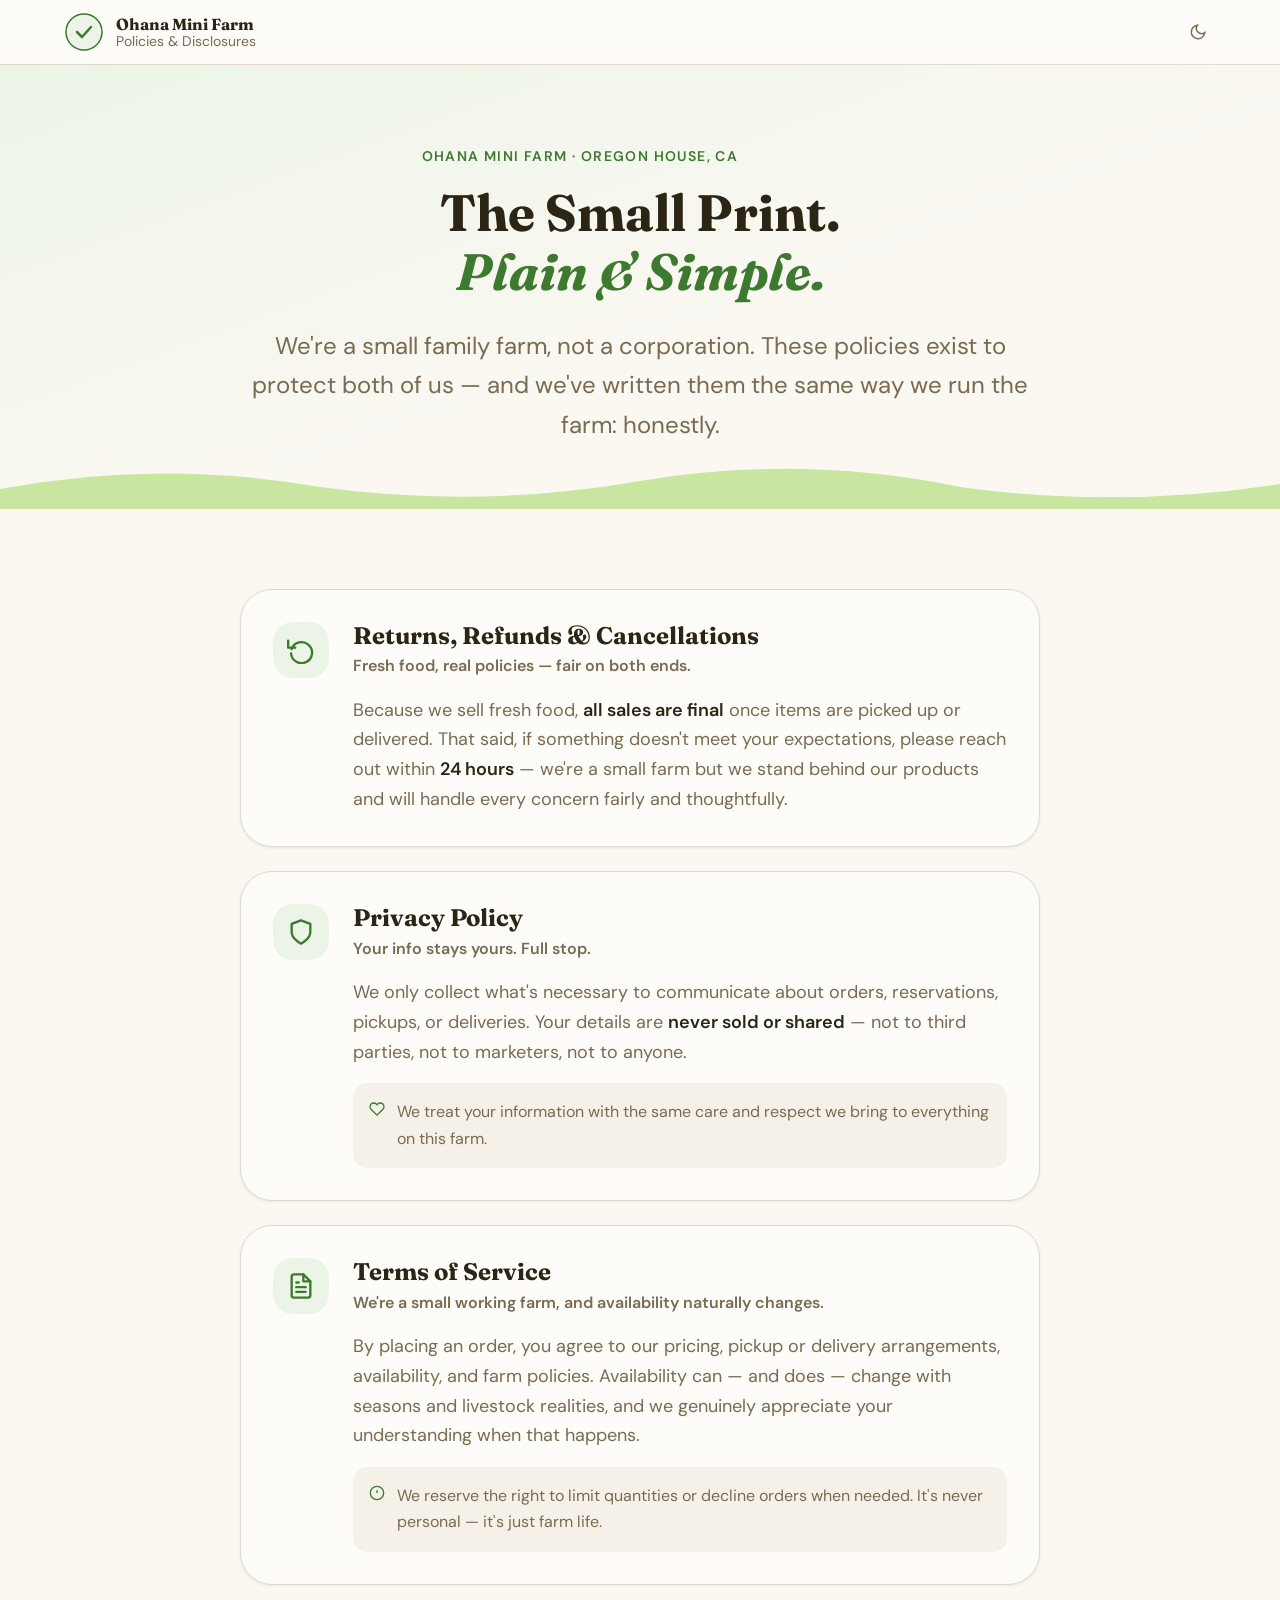
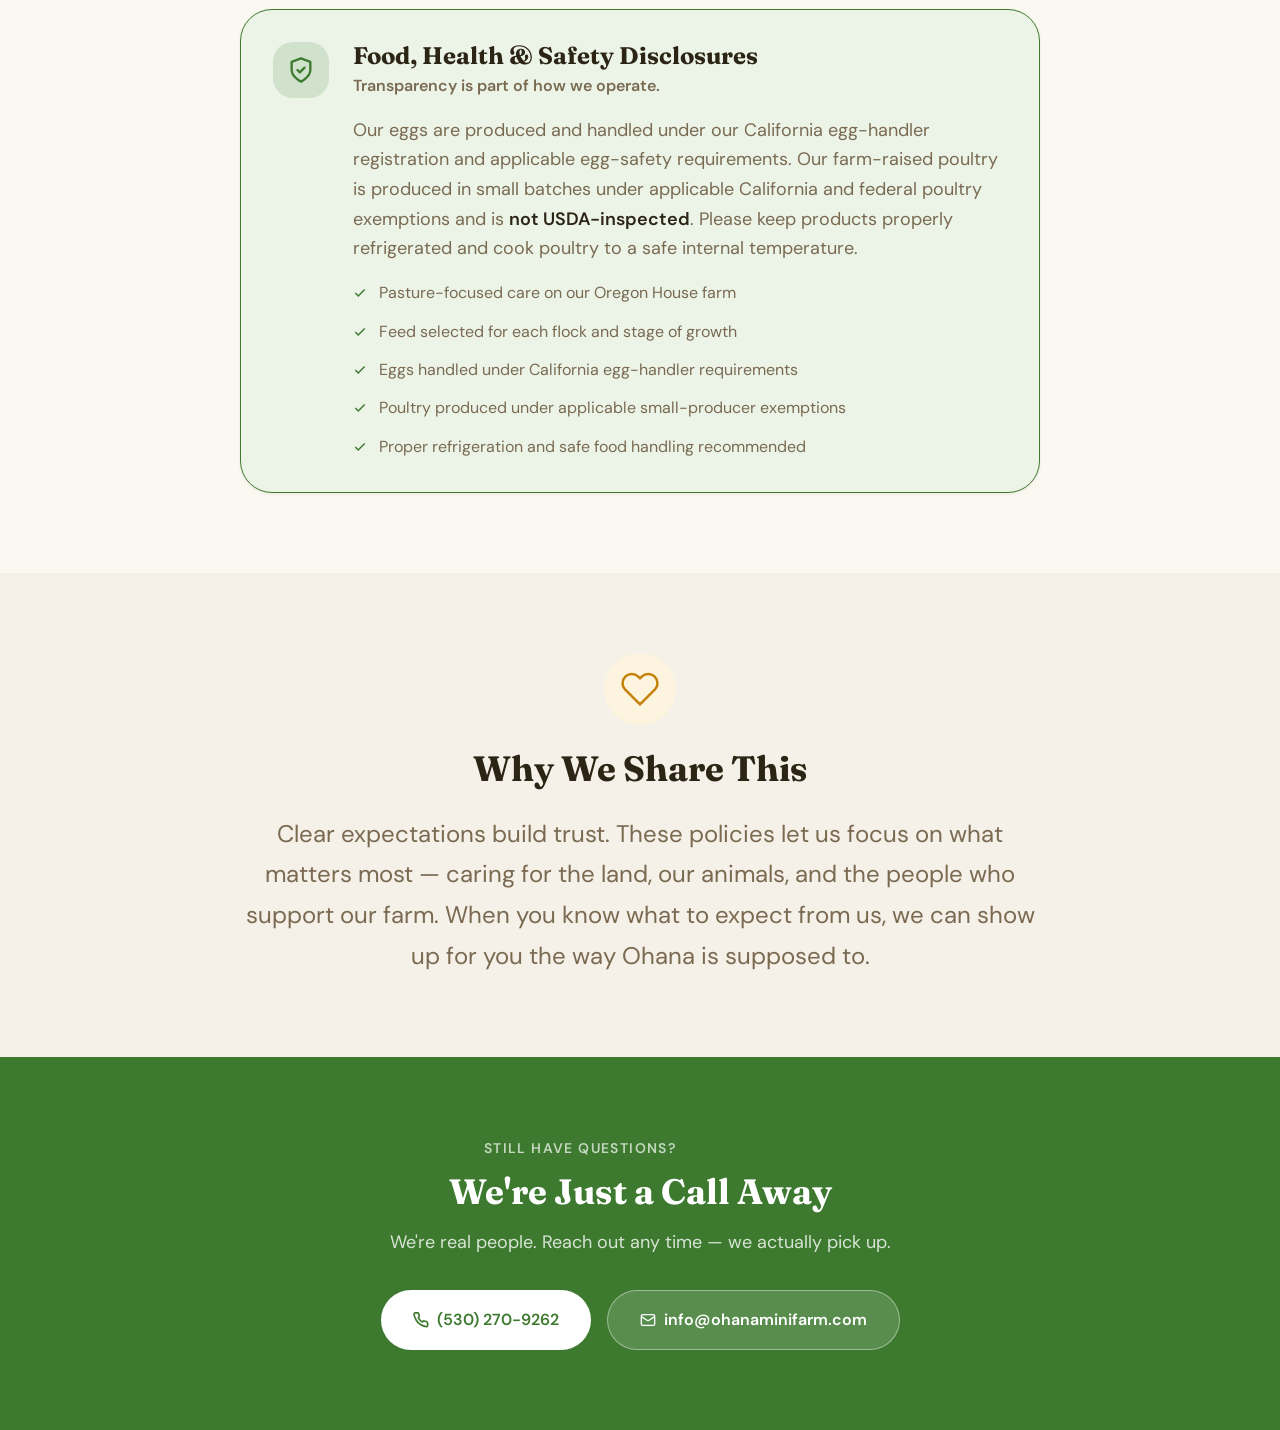
<file: policy/Index.html>
<!DOCTYPE html>
<html lang="en" data-theme="light">
<head>
  <meta charset="UTF-8">
  <meta name="viewport" content="width=device-width, initial-scale=1.0">
  <title>Ohana Mini Farm — Policies</title>
  <meta name="description" content="Returns, refunds, privacy, terms, and food safety disclosures for Ohana Mini Farm — Oregon House, CA.">
  <link rel="preconnect" href="https://fonts.googleapis.com">
  <link rel="preconnect" href="https://fonts.gstatic.com" crossorigin>
  <link href="https://fonts.googleapis.com/css2?family=Fraunces:ital,opsz,wght@0,9..144,400;0,9..144,600;0,9..144,700;1,9..144,400&family=DM+Sans:wght@400;500;600&display=swap" rel="stylesheet">
  <link rel="stylesheet" href="style.css">
</head>
<body>

  <header class="site-header">
    <div class="header-inner">
      <a href="#" class="logo">
        <svg width="40" height="40" viewBox="0 0 40 40" fill="none">
          <circle cx="20" cy="20" r="18" fill="var(--color-primary-light)" stroke="var(--color-primary)" stroke-width="1.5"/>
          <path d="M13 20 L18 25 L27 15" stroke="var(--color-primary)" stroke-width="2.5" stroke-linecap="round" stroke-linejoin="round"/>
        </svg>
        <div class="logo-text">
          <span class="logo-name">Ohana Mini Farm</span>
          <span class="logo-tagline">Policies & Disclosures</span>
        </div>
      </a>
      <div class="header-actions">
        <button class="theme-toggle" data-theme-toggle aria-label="Switch to dark mode">
          <svg width="18" height="18" viewBox="0 0 24 24" fill="none" stroke="currentColor" stroke-width="2"><path d="M21 12.79A9 9 0 1 1 11.21 3 7 7 0 0 0 21 12.79z"/></svg>
        </button>
      </div>
    </div>
  </header>

  <!-- HERO -->
  <section class="policy-hero">
    <div class="policy-hero-inner">
      <p class="hero-eyebrow">Ohana Mini Farm · Oregon House, CA</p>
      <h1 class="hero-title">The Small Print.<br><em>Plain & Simple.</em></h1>
      <p class="hero-sub">We're a small family farm, not a corporation. These policies exist to protect both of us — and we've written them the same way we run the farm: honestly.</p>
    </div>
    <div class="hero-grass"><svg viewBox="0 0 1440 60" preserveAspectRatio="none" fill="none"><path d="M0 40 Q180 10 360 38 Q540 60 720 32 Q900 5 1080 38 Q1260 60 1440 35 L1440 60 L0 60Z" fill="var(--color-grass)"/></svg></div>
  </section>

  <!-- POLICY CARDS -->
  <section class="policies-section">
    <div class="policies-inner">

      <!-- Returns & Refunds -->
      <div class="policy-card" id="returns">
        <div class="policy-icon">
          <svg width="28" height="28" viewBox="0 0 24 24" fill="none" stroke="currentColor" stroke-width="2" stroke-linecap="round" stroke-linejoin="round"><polyline points="1 4 1 10 7 10"/><path d="M3.51 15a9 9 0 1 0 .49-3.74"/></svg>
        </div>
        <div class="policy-body">
          <h2 class="policy-title">Returns, Refunds & Cancellations</h2>
          <p class="policy-lead">Fresh food, real policies — fair on both ends.</p>
          <p>Because we sell fresh food, <strong>all sales are final</strong> once items are picked up or delivered. That said, if something doesn't meet your expectations, please reach out within <strong>24 hours</strong> — we're a small farm but we stand behind our products and will handle every concern fairly and thoughtfully.</p>

        </div>
      </div>

      <!-- Privacy -->
      <div class="policy-card" id="privacy">
        <div class="policy-icon">
          <svg width="28" height="28" viewBox="0 0 24 24" fill="none" stroke="currentColor" stroke-width="2" stroke-linecap="round" stroke-linejoin="round"><path d="M12 22s8-4 8-10V5l-8-3-8 3v7c0 6 8 10 8 10z"/></svg>
        </div>
        <div class="policy-body">
          <h2 class="policy-title">Privacy Policy</h2>
          <p class="policy-lead">Your info stays yours. Full stop.</p>
          <p>We only collect what's necessary to communicate about orders, reservations, pickups, or deliveries. Your details are <strong>never sold or shared</strong> — not to third parties, not to marketers, not to anyone.</p>
          <div class="policy-note">
            <svg width="16" height="16" viewBox="0 0 24 24" fill="none" stroke="currentColor" stroke-width="2"><path d="M20.84 4.61a5.5 5.5 0 0 0-7.78 0L12 5.67l-1.06-1.06a5.5 5.5 0 0 0-7.78 7.78l1.06 1.06L12 21.23l7.78-7.78 1.06-1.06a5.5 5.5 0 0 0 0-7.78z"/></svg>
            We treat your information with the same care and respect we bring to everything on this farm.
          </div>
        </div>
      </div>

      <!-- Terms of Service -->
      <div class="policy-card" id="terms">
        <div class="policy-icon">
          <svg width="28" height="28" viewBox="0 0 24 24" fill="none" stroke="currentColor" stroke-width="2" stroke-linecap="round" stroke-linejoin="round"><path d="M14 2H6a2 2 0 0 0-2 2v16a2 2 0 0 0 2 2h12a2 2 0 0 0 2-2V8z"/><polyline points="14 2 14 8 20 8"/><line x1="16" y1="13" x2="8" y2="13"/><line x1="16" y1="17" x2="8" y2="17"/><polyline points="10 9 9 9 8 9"/></svg>
        </div>
        <div class="policy-body">
          <h2 class="policy-title">Terms of Service</h2>
          <p class="policy-lead">We're a small working farm, and availability naturally changes.</p>
          <p>By placing an order, you agree to our pricing, pickup or delivery arrangements, availability, and farm policies. Availability can — and does — change with seasons and livestock realities, and we genuinely appreciate your understanding when that happens.</p>
          <div class="policy-note">
            <svg width="16" height="16" viewBox="0 0 24 24" fill="none" stroke="currentColor" stroke-width="2"><circle cx="12" cy="12" r="10"/><path d="M12 8v4m0 4h.01"/></svg>
            We reserve the right to limit quantities or decline orders when needed. It's never personal — it's just farm life.
          </div>
        </div>
      </div>

      <!-- Food Safety -->
      <div class="policy-card policy-card--safety" id="safety">
        <div class="policy-icon">
          <svg width="28" height="28" viewBox="0 0 24 24" fill="none" stroke="currentColor" stroke-width="2" stroke-linecap="round" stroke-linejoin="round"><path d="M12 22s8-4 8-10V5l-8-3-8 3v7c0 6 8 10 8 10z"/><polyline points="9 12 11 14 15 10"/></svg>
        </div>
        <div class="policy-body">
          <h2 class="policy-title">Food, Health & Safety Disclosures</h2>
          <p class="policy-lead">Transparency is part of how we operate.</p>
          <p>Our eggs are produced and handled under our California egg-handler registration and applicable egg-safety requirements. Our farm-raised poultry is produced in small batches under applicable California and federal poultry exemptions and is <strong>not USDA-inspected</strong>. Please keep products properly refrigerated and cook poultry to a safe internal temperature.</p>
          <ul class="safety-list">
            <li>
              <svg width="14" height="14" viewBox="0 0 24 24" fill="none" stroke="currentColor" stroke-width="2.5"><polyline points="20 6 9 17 4 12"/></svg>
              Pasture-focused care on our Oregon House farm
            </li>
            <li>
              <svg width="14" height="14" viewBox="0 0 24 24" fill="none" stroke="currentColor" stroke-width="2.5"><polyline points="20 6 9 17 4 12"/></svg>
              Feed selected for each flock and stage of growth
            </li>
            <li>
              <svg width="14" height="14" viewBox="0 0 24 24" fill="none" stroke="currentColor" stroke-width="2.5"><polyline points="20 6 9 17 4 12"/></svg>
              Eggs handled under California egg-handler requirements
            </li>
            <li>
              <svg width="14" height="14" viewBox="0 0 24 24" fill="none" stroke="currentColor" stroke-width="2.5"><polyline points="20 6 9 17 4 12"/></svg>
              Poultry produced under applicable small-producer exemptions
            </li>
            <li>
              <svg width="14" height="14" viewBox="0 0 24 24" fill="none" stroke="currentColor" stroke-width="2.5"><polyline points="20 6 9 17 4 12"/></svg>
              Proper refrigeration and safe food handling recommended
            </li>
          </ul>
        </div>
      </div>

    </div>
  </section>

  <!-- WHY WE SHARE THIS -->
  <section class="why-section">
    <div class="why-inner">
      <div class="why-icon">
        <svg width="40" height="40" viewBox="0 0 24 24" fill="none" stroke="currentColor" stroke-width="1.5" stroke-linecap="round" stroke-linejoin="round"><path d="M20.84 4.61a5.5 5.5 0 0 0-7.78 0L12 5.67l-1.06-1.06a5.5 5.5 0 0 0-7.78 7.78l1.06 1.06L12 21.23l7.78-7.78 1.06-1.06a5.5 5.5 0 0 0 0-7.78z"/></svg>
      </div>
      <h2 class="why-title">Why We Share This</h2>
      <p class="why-text">Clear expectations build trust. These policies let us focus on what matters most — caring for the land, our animals, and the people who support our farm. When you know what to expect from us, we can show up for you the way Ohana is supposed to.</p>
    </div>
  </section>

  <!-- CONTACT CTA -->
  <section class="contact-section">
    <div class="contact-inner">
      <p class="section-label">Still Have Questions?</p>
      <h2 class="contact-title">We're Just a Call Away</h2>
      <p class="contact-sub">We're real people. Reach out any time — we actually pick up.</p>
      <div class="contact-actions">
        <a href="tel:5302709262" class="contact-btn contact-btn--primary">
          <svg width="16" height="16" viewBox="0 0 24 24" fill="none" stroke="currentColor" stroke-width="2.5"><path d="M22 16.92v3a2 2 0 0 1-2.18 2 19.79 19.79 0 0 1-8.63-3.07A19.5 19.5 0 0 1 4.69 12 19.79 19.79 0 0 1 1.61 3.41 2 2 0 0 1 3.6 1.22h3a2 2 0 0 1 2 1.72 12.84 12.84 0 0 0 .7 2.81 2 2 0 0 1-.45 2.11L7.91 8.91a16 16 0 0 0 6 6l.91-.91a2 2 0 0 1 2.11-.45 12.84 12.84 0 0 0 2.81.7A2 2 0 0 1 21.5 16.5z"/></svg>
          (530) 270-9262
        </a>
        <a href="mailto:info@ohanaminifarm.com" class="contact-btn contact-btn--secondary">
          <svg width="16" height="16" viewBox="0 0 24 24" fill="none" stroke="currentColor" stroke-width="2"><rect x="2" y="4" width="20" height="16" rx="2"/><path d="m22 7-8.97 5.7a1.94 1.94 0 0 1-2.06 0L2 7"/></svg>
          info@ohanaminifarm.com
        </a>
      </div>
    </div>
  </section>

  <script src="app.js"></script>
</body>
</html>
</file>
<file: style.css>
/* ============================================================
   OHANA MINI FARM — Hen Personality Cards
   Art direction: warm pasture, sunlit farmyard, illustrated
   Palette: warm amber/straw + farm green accent + rich feather tones
   ============================================================ */

/* ---- DESIGN TOKENS ---- */
:root, [data-theme="light"] {
  --text-xs:   clamp(0.75rem,  0.7rem  + 0.25vw, 0.875rem);
  --text-sm:   clamp(0.875rem, 0.8rem  + 0.35vw, 1rem);
  --text-base: clamp(1rem,     0.95rem + 0.25vw, 1.125rem);
  --text-lg:   clamp(1.125rem, 1rem    + 0.75vw, 1.5rem);
  --text-xl:   clamp(1.5rem,   1.2rem  + 1.25vw, 2.25rem);
  --text-2xl:  clamp(2rem,     1.2rem  + 2.5vw,  3.5rem);
  --text-hero: clamp(2.5rem,   1rem    + 4.5vw,  5.5rem);

  --space-1: 0.25rem; --space-2: 0.5rem; --space-3: 0.75rem;
  --space-4: 1rem;    --space-5: 1.25rem; --space-6: 1.5rem;
  --space-8: 2rem;    --space-10: 2.5rem; --space-12: 3rem;
  --space-16: 4rem;   --space-20: 5rem;   --space-24: 6rem;

  /* Farm palette */
  --color-bg:             #FBF7F0;
  --color-surface:        #FEFCF7;
  --color-surface-2:      #F5EFE3;
  --color-border:         #E2D9CC;
  --color-divider:        #EDE5D8;
  --color-text:           #2C2415;
  --color-text-muted:     #7A6A52;
  --color-text-faint:     #B8A898;
  --color-text-inverse:   #FEFCF7;

  /* Farm green primary */
  --color-primary:        #3D7A2F;
  --color-primary-hover:  #2D5F22;
  --color-primary-active: #1E4016;
  --color-primary-light:  #EBF4E7;

  /* Warm straw accent */
  --color-straw:          #D4A030;
  --color-straw-light:    #FDF3D8;

  /* Egg colors */
  --color-egg-cream:      #F8EDD0;
  --color-grass:          #C8E6A0;

  --radius-sm: 0.375rem; --radius-md: 0.5rem;
  --radius-lg: 0.875rem; --radius-xl: 1.25rem;
  --radius-card: 1.25rem;
  --radius-full: 9999px;

  --shadow-sm: 0 1px 3px rgba(44, 36, 21, 0.08);
  --shadow-md: 0 4px 16px rgba(44, 36, 21, 0.10);
  --shadow-lg: 0 12px 40px rgba(44, 36, 21, 0.14);
  --shadow-card: 0 2px 8px rgba(44, 36, 21, 0.08), 0 8px 24px rgba(44, 36, 21, 0.06);

  --transition: 180ms cubic-bezier(0.16, 1, 0.3, 1);

  --font-display: 'Fraunces', Georgia, serif;
  --font-body: 'DM Sans', 'Helvetica Neue', sans-serif;

  --content-default: 1280px;
}

[data-theme="dark"] {
  --color-bg:             #1C1812;
  --color-surface:        #23201A;
  --color-surface-2:      #2A261E;
  --color-border:         #3A342A;
  --color-divider:        #302A22;
  --color-text:           #F0E8D8;
  --color-text-muted:     #9A8870;
  --color-text-faint:     #5A5040;
  --color-text-inverse:   #1C1812;
  --color-primary:        #7DC862;
  --color-primary-hover:  #63B048;
  --color-primary-active: #4A9032;
  --color-primary-light:  #1E2C1A;
  --color-straw:          #E8B840;
  --color-straw-light:    #2C2510;
  --color-egg-cream:      #4A3E2A;
  --color-grass:          #2A4018;
  --shadow-sm: 0 1px 3px rgba(0,0,0,0.3);
  --shadow-md: 0 4px 16px rgba(0,0,0,0.35);
  --shadow-lg: 0 12px 40px rgba(0,0,0,0.45);
  --shadow-card: 0 2px 8px rgba(0,0,0,0.3), 0 8px 24px rgba(0,0,0,0.25);
}
@media (prefers-color-scheme: dark) {
  :root:not([data-theme]) {
    --color-bg:#1C1812;--color-surface:#23201A;--color-surface-2:#2A261E;
    --color-border:#3A342A;--color-divider:#302A22;--color-text:#F0E8D8;
    --color-text-muted:#9A8870;--color-text-faint:#5A5040;--color-text-inverse:#1C1812;
    --color-primary:#7DC862;--color-primary-hover:#63B048;--color-primary-active:#4A9032;
    --color-primary-light:#1E2C1A;--color-straw:#E8B840;--color-straw-light:#2C2510;
    --color-egg-cream:#4A3E2A;--color-grass:#2A4018;
    --shadow-card:0 2px 8px rgba(0,0,0,0.3),0 8px 24px rgba(0,0,0,0.25);
  }
}

/* ---- RESET ---- */
*, *::before, *::after { box-sizing: border-box; margin: 0; padding: 0; }
html { scroll-behavior: smooth; -webkit-font-smoothing: antialiased; }
body {
  font-family: var(--font-body);
  font-size: var(--text-base);
  color: var(--color-text);
  background: var(--color-bg);
  min-height: 100dvh;
  line-height: 1.6;
}
img, svg { display: block; max-width: 100%; }
button { cursor: pointer; border: none; background: none; font: inherit; color: inherit; }
input, select { font: inherit; color: inherit; }
a { color: inherit; text-decoration: none; }

/* ---- HEADER ---- */
.site-header {
  position: sticky; top: 0; z-index: 50;
  background: color-mix(in oklab, var(--color-bg) 92%, transparent);
  backdrop-filter: blur(16px);
  border-bottom: 1px solid var(--color-border);
  padding: var(--space-3) var(--space-6);
}
.header-inner {
  max-width: var(--content-default);
  margin: 0 auto;
  display: flex; align-items: center; justify-content: space-between; gap: var(--space-4);
}
.logo { display: flex; align-items: center; gap: var(--space-3); }
.logo-text { display: flex; flex-direction: column; }
.logo-name {
  font-family: var(--font-display);
  font-weight: 600;
  font-size: var(--text-lg);
  line-height: 1.1;
  color: var(--color-text);
}
.logo-tagline {
  font-size: var(--text-xs);
  color: var(--color-text-muted);
  letter-spacing: 0.04em;
}
.header-actions { display: flex; align-items: center; gap: var(--space-3); }
.hen-count-badge {
  font-size: var(--text-xs);
  font-weight: 600;
  background: var(--color-primary-light);
  color: var(--color-primary);
  padding: var(--space-1) var(--space-3);
  border-radius: var(--radius-full);
  border: 1px solid color-mix(in oklab, var(--color-primary) 25%, transparent);
}
.theme-toggle {
  width: 36px; height: 36px;
  border-radius: var(--radius-full);
  display: flex; align-items: center; justify-content: center;
  color: var(--color-text-muted);
  transition: background var(--transition), color var(--transition);
}
.theme-toggle:hover { background: var(--color-surface-2); color: var(--color-text); }

/* ---- HERO ---- */
.hero {
  background: linear-gradient(170deg, var(--color-straw-light) 0%, var(--color-bg) 60%);
  padding: clamp(var(--space-16), 8vw, var(--space-24)) var(--space-6) 0;
  text-align: center;
  position: relative;
  overflow: hidden;
}
.hero::before {
  content: '';
  position: absolute; inset: 0;
  background: radial-gradient(ellipse 80% 60% at 50% 30%, color-mix(in oklab, var(--color-straw) 12%, transparent), transparent);
  pointer-events: none;
}
.hero-inner { max-width: 700px; margin: 0 auto; position: relative; z-index: 1; }
.hero-eyebrow {
  font-size: var(--text-xs);
  font-weight: 600;
  letter-spacing: 0.12em;
  text-transform: uppercase;
  color: var(--color-primary);
  margin-bottom: var(--space-4);
}
.hero-title {
  font-family: var(--font-display);
  font-size: var(--text-hero);
  font-weight: 700;
  line-height: 1.05;
  color: var(--color-text);
  margin-bottom: var(--space-6);
  letter-spacing: -0.02em;
}
.hero-sub {
  font-size: var(--text-base);
  color: var(--color-text-muted);
  max-width: 52ch;
  margin: 0 auto var(--space-10);
  line-height: 1.7;
}
.egg-strip {
  display: flex; align-items: center; justify-content: center;
  gap: var(--space-3); margin-bottom: var(--space-12);
  flex-wrap: wrap;
}
.egg {
  display: block;
  width: 28px; height: 36px;
  border-radius: 50% 50% 50% 50% / 60% 60% 40% 40%;
  box-shadow: inset -3px -3px 6px rgba(0,0,0,0.15), inset 2px 2px 4px rgba(255,255,255,0.4);
}
.egg--brown  { background: radial-gradient(circle at 35% 35%, #C87050, #8B4513); }
.egg--cream  { background: radial-gradient(circle at 35% 35%, #FFF0D0, #E8C880); }
.egg--white  { background: radial-gradient(circle at 35% 35%, #FFFFFF, #E8E8E0); }
.egg--blue   { background: radial-gradient(circle at 35% 35%, #B0D8F0, #6BA8D8); }
.egg--green  { background: radial-gradient(circle at 35% 35%, #A8D8A0, #5A8E50); }
.egg--choc   { background: radial-gradient(circle at 35% 35%, #6B3010, #2A0E02); }
.egg--speckled {
  background: radial-gradient(circle at 35% 35%, #D4AA70, #A07840);
  position: relative;
}
.egg--speckled::after {
  content: '';
  position: absolute; inset: 0;
  border-radius: inherit;
  background-image: radial-gradient(circle 2px at 30% 40%, #7A5020 100%, transparent),
    radial-gradient(circle 1.5px at 55% 30%, #6B4018 100%, transparent),
    radial-gradient(circle 2px at 65% 55%, #7A5020 100%, transparent),
    radial-gradient(circle 1px at 40% 65%, #6B4018 100%, transparent),
    radial-gradient(circle 1.5px at 70% 70%, #7A5020 100%, transparent);
}
.hero-grass {
  margin-top: -1px;
}
.hero-grass svg { width: 100%; height: 60px; }

/* ---- FILTERS ---- */
.filters-section {
  background: var(--color-surface);
  border-bottom: 1px solid var(--color-border);
  padding: var(--space-5) var(--space-6);
  position: sticky; top: 57px; z-index: 40;
}
.filters-inner { max-width: var(--content-default); margin: 0 auto; }

.search-row {
  display: flex; gap: var(--space-3); align-items: center;
  margin-bottom: var(--space-4);
}
.search-wrap {
  flex: 1; position: relative; max-width: 480px;
}
.search-wrap svg {
  position: absolute; left: var(--space-3); top: 50%;
  transform: translateY(-50%);
  color: var(--color-text-faint); pointer-events: none;
}
#search {
  width: 100%;
  padding: var(--space-2) var(--space-4) var(--space-2) calc(var(--space-3) + 24px);
  border: 1.5px solid var(--color-border);
  border-radius: var(--radius-full);
  background: var(--color-bg);
  font-size: var(--text-sm);
  transition: border-color var(--transition), box-shadow var(--transition);
}
#search:focus {
  outline: none;
  border-color: var(--color-primary);
  box-shadow: 0 0 0 3px color-mix(in oklab, var(--color-primary) 20%, transparent);
}
.reset-btn {
  font-size: var(--text-xs);
  font-weight: 600;
  color: var(--color-text-muted);
  padding: var(--space-2) var(--space-4);
  border: 1.5px solid var(--color-border);
  border-radius: var(--radius-full);
  background: transparent;
  transition: all var(--transition);
  white-space: nowrap;
}
.reset-btn:hover { color: var(--color-text); border-color: var(--color-text); }

.filter-chips {
  display: flex; flex-wrap: wrap; gap: var(--space-2); align-items: center;
  margin-bottom: var(--space-3);
}
.filter-label {
  font-size: var(--text-xs);
  font-weight: 600;
  color: var(--color-text-muted);
  text-transform: uppercase;
  letter-spacing: 0.06em;
  margin-right: var(--space-1);
}
.chip {
  display: flex; align-items: center; gap: var(--space-2);
  padding: var(--space-1) var(--space-3);
  border-radius: var(--radius-full);
  font-size: var(--text-xs);
  font-weight: 500;
  border: 1.5px solid var(--color-border);
  background: var(--color-bg);
  color: var(--color-text-muted);
  transition: all var(--transition);
}
.chip:hover {
  border-color: var(--color-primary);
  color: var(--color-primary);
  background: var(--color-primary-light);
}
.chip--active {
  background: var(--color-primary);
  color: white;
  border-color: var(--color-primary);
}
.chip--active:hover { background: var(--color-primary-hover); border-color: var(--color-primary-hover); color: white; }
.chip-egg {
  width: 12px; height: 15px;
  border-radius: 50% 50% 50% 50% / 60% 60% 40% 40%;
  display: inline-block; flex-shrink: 0;
}
.chip-egg--speckled {
  background: #A07840;
  position: relative;
  overflow: hidden;
}
.chip-egg--speckled::after {
  content: '';
  position: absolute; inset: 0;
  background-image: radial-gradient(circle 1px at 30% 40%, #5A3010 100%, transparent),
    radial-gradient(circle 1px at 65% 55%, #5A3010 100%, transparent),
    radial-gradient(circle 1px at 50% 70%, #5A3010 100%, transparent);
}

.sort-row {
  display: flex; align-items: center; gap: var(--space-3);
}
#sort-select {
  padding: var(--space-1) var(--space-3);
  border: 1.5px solid var(--color-border);
  border-radius: var(--radius-full);
  background: var(--color-bg);
  font-size: var(--text-xs);
  color: var(--color-text);
  cursor: pointer;
}

/* ---- HEN GRID ---- */
.hen-grid-section {
  max-width: var(--content-default);
  margin: 0 auto;
  padding: var(--space-10) var(--space-6) var(--space-20);
}
.hen-grid {
  display: grid;
  grid-template-columns: repeat(auto-fill, minmax(280px, 1fr));
  gap: var(--space-6);
}

/* ---- HEN CARD ---- */
.hen-card {
  background: var(--color-surface);
  border: 1.5px solid var(--color-border);
  border-radius: var(--radius-card);
  overflow: hidden;
  box-shadow: var(--shadow-card);
  transition: transform var(--transition), box-shadow var(--transition), border-color var(--transition);
  display: flex; flex-direction: column;
  cursor: pointer;
  position: relative;
}
.hen-card:hover {
  transform: translateY(-4px);
  box-shadow: var(--shadow-lg);
  border-color: color-mix(in oklab, var(--color-primary) 40%, var(--color-border));
}
.hen-card:focus-visible {
  outline: 2px solid var(--color-primary);
  outline-offset: 3px;
}

/* Card header / illustration area */
.card-illustration {
  height: 160px;
  display: flex; align-items: center; justify-content: center;
  position: relative;
  overflow: hidden;
}
.card-illustration svg { position: relative; z-index: 1; }

/* Egg color badge on illustration */
.egg-badge {
  position: absolute; top: var(--space-3); right: var(--space-3);
  display: flex; align-items: center; gap: var(--space-2);
  background: color-mix(in oklab, var(--color-bg) 88%, transparent);
  backdrop-filter: blur(8px);
  border: 1px solid var(--color-border);
  padding: var(--space-1) var(--space-2);
  border-radius: var(--radius-full);
  font-size: var(--text-xs);
  font-weight: 500;
  color: var(--color-text-muted);
  z-index: 2;
}
.egg-badge-dot {
  width: 10px; height: 13px;
  border-radius: 50% 50% 50% 50% / 60% 60% 40% 40%;
  flex-shrink: 0;
}

/* Card number */
.card-number {
  position: absolute; top: var(--space-3); left: var(--space-3);
  font-size: var(--text-xs);
  font-weight: 700;
  color: white;
  background: color-mix(in oklab, var(--color-text) 60%, transparent);
  width: 22px; height: 22px;
  border-radius: var(--radius-full);
  display: flex; align-items: center; justify-content: center;
  z-index: 2;
  font-variant-numeric: tabular-nums;
}

/* Card body */
.card-body { padding: var(--space-5); flex: 1; display: flex; flex-direction: column; }

.card-name {
  font-family: var(--font-display);
  font-size: var(--text-lg);
  font-weight: 700;
  color: var(--color-text);
  line-height: 1.2;
  margin-bottom: var(--space-1);
}
.card-breed {
  font-size: var(--text-xs);
  color: var(--color-primary);
  font-weight: 600;
  text-transform: uppercase;
  letter-spacing: 0.07em;
  margin-bottom: var(--space-3);
}
.card-pun {
  font-size: var(--text-sm);
  font-style: italic;
  color: var(--color-text-muted);
  line-height: 1.5;
  margin-bottom: var(--space-4);
  flex: 1;
  position: relative;
  padding-left: var(--space-3);
}
.card-pun::before {
  content: '"';
  position: absolute; left: 0; top: -2px;
  font-size: 1.4em;
  color: var(--color-straw);
  font-family: var(--font-display);
  line-height: 1;
}

/* Card footer stats */
.card-footer {
  display: flex; align-items: center; justify-content: space-between;
  padding-top: var(--space-4);
  border-top: 1px solid var(--color-divider);
  gap: var(--space-2);
}
.card-stat {
  display: flex; flex-direction: column; gap: 2px;
}
.card-stat-label {
  font-size: 10px;
  font-weight: 600;
  text-transform: uppercase;
  letter-spacing: 0.08em;
  color: var(--color-text-faint);
}
.card-stat-value {
  font-size: var(--text-sm);
  font-weight: 600;
  color: var(--color-text);
  font-variant-numeric: tabular-nums;
}
.card-trait {
  font-size: var(--text-xs);
  font-weight: 600;
  padding: 3px var(--space-3);
  border-radius: var(--radius-full);
  background: var(--color-primary-light);
  color: var(--color-primary);
  border: 1px solid color-mix(in oklab, var(--color-primary) 20%, transparent);
  white-space: nowrap;
}

/* Expand overlay */
.hen-card .card-hover-reveal {
  position: absolute; inset: 0;
  background: linear-gradient(180deg, transparent 50%, color-mix(in oklab, var(--color-surface) 96%, transparent) 100%);
  opacity: 0;
  transition: opacity var(--transition);
  pointer-events: none;
  z-index: 3;
  display: flex; align-items: flex-end;
  padding: var(--space-5);
}
.hen-card:hover .card-hover-reveal {
  opacity: 1;
}
.card-personality-text {
  font-size: var(--text-xs);
  color: var(--color-text-muted);
  font-style: italic;
  background: var(--color-surface);
  border: 1px solid var(--color-border);
  border-radius: var(--radius-md);
  padding: var(--space-2) var(--space-3);
  width: 100%;
  line-height: 1.5;
}

/* Tagline bar */
.card-tagline {
  margin-top: var(--space-3);
  font-size: var(--text-xs);
  font-weight: 600;
  color: var(--color-straw);
  text-align: center;
  padding: var(--space-2) var(--space-4);
  background: var(--color-straw-light);
  border-top: 1px dashed color-mix(in oklab, var(--color-straw) 30%, transparent);
  letter-spacing: 0.02em;
}

/* ---- ILLUSTRATED HEN SVG ---- */
/* The SVG hens are drawn inline per card via JS */

/* ---- EMPTY STATE ---- */
.empty-state {
  text-align: center;
  padding: var(--space-20) var(--space-6);
  color: var(--color-text-muted);
}
.empty-hen { font-size: 4rem; margin-bottom: var(--space-4); }
.empty-state p { font-size: var(--text-base); max-width: 40ch; margin: 0 auto; }

/* ---- FOOTER ---- */
.site-footer {
  background: var(--color-surface);
  border-top: 1px solid var(--color-border);
  padding: var(--space-8) var(--space-6);
}
.footer-inner {
  max-width: var(--content-default); margin: 0 auto;
  display: flex; align-items: center; gap: var(--space-4);
  justify-content: center;
  color: var(--color-text-muted);
  font-size: var(--text-sm);
}

/* ---- ANIMATIONS ---- */
@keyframes fadeSlideUp {
  from { opacity: 0; transform: translateY(16px); }
  to   { opacity: 1; transform: translateY(0); }
}
.hen-card {
  animation: fadeSlideUp 0.4s cubic-bezier(0.16, 1, 0.3, 1) both;
}
.hen-card:nth-child(1)  { animation-delay: 0ms; }
.hen-card:nth-child(2)  { animation-delay: 30ms; }
.hen-card:nth-child(3)  { animation-delay: 60ms; }
.hen-card:nth-child(4)  { animation-delay: 90ms; }
.hen-card:nth-child(5)  { animation-delay: 120ms; }
.hen-card:nth-child(6)  { animation-delay: 150ms; }
.hen-card:nth-child(n+7) { animation-delay: 180ms; }

@media (prefers-reduced-motion: reduce) {
  .hen-card { animation: none; }
}

/* ---- RESPONSIVE ---- */
@media (max-width: 640px) {
  .hero-title { font-size: clamp(2.2rem, 10vw, 3.5rem); }
  .filters-section { top: 52px; }
  .hen-grid { grid-template-columns: repeat(auto-fill, minmax(260px, 1fr)); gap: var(--space-4); }
  .logo-tagline { display: none; }
  .logo-name { font-size: var(--text-base); }
  .search-row { flex-wrap: wrap; }
  .search-wrap { max-width: 100%; }
  .site-header { padding: var(--space-2) var(--space-4); }
}
@media (max-width: 400px) {
  .hen-grid { grid-template-columns: 1fr; }
}

/* ---- EMBED FRIENDLY ---- */
/* When dropped into an iframe or CMS, the site is fully self-contained */


/* Mobile usability: fluid cards, readable controls and accessible details */
.hen-grid { grid-template-columns: repeat(auto-fill, minmax(min(100%, 280px), 1fr)); }
.hen-card:focus-within .card-hover-reveal,
.hen-card:focus-visible .card-hover-reveal { opacity: 1; }
button:focus-visible, select:focus-visible, a:focus-visible {
  outline: 3px solid var(--color-primary);
  outline-offset: 3px;
}
@media (hover: none), (pointer: coarse) {
  .hen-card { cursor: default; }
  .hen-card:hover { transform: none; }
  .hen-card .card-hover-reveal {
    position: static;
    opacity: 1;
    background: none;
    padding: 0 var(--space-5) var(--space-5);
    pointer-events: auto;
  }
  .card-personality-text { font-style: normal; }
}
@media (max-width: 640px) {
  .site-header { padding: 0.625rem 1rem; }
  .header-inner { gap: 0.5rem; }
  .logo { gap: 0.5rem; min-width: 0; }
  .logo svg { width: 34px; height: 34px; flex-shrink: 0; }
  .logo-text { min-width: 0; }
  .logo-name { font-size: clamp(0.95rem, 4vw, 1.125rem); }
  .header-actions { gap: 0.375rem; flex-shrink: 0; }
  .hen-count-badge { display: none; }
  .theme-toggle { width: 44px; height: 44px; }
  .hero { padding: 2.5rem 1rem 0; }
  .hero-title { font-size: clamp(2rem, 9vw, 3.3rem); overflow-wrap: anywhere; }
  .hero-sub { margin-bottom: 1.5rem; }
  .egg-strip { gap: 0.5rem; margin-bottom: 1.5rem; }
  .egg { width: 23px; height: 30px; }
  .hero-grass svg { height: 36px; }
  .filters-section { position: static; padding: 1rem; }
  .search-row { flex-wrap: nowrap; gap: 0.5rem; }
  .search-wrap { min-width: 0; }
  #search { min-height: 44px; font-size: 16px; }
  .reset-btn { min-height: 44px; padding: 0.5rem 0.75rem; }
  .filter-chips { gap: 0.5rem; }
  .filter-label { width: 100%; }
  .chip { min-height: 44px; padding: 0.5rem 0.75rem; }
  #sort-select { min-height: 44px; padding: 0.5rem 0.75rem; }
  .hen-grid-section { padding: 1.5rem 1rem 3rem; }
  .hen-grid { grid-template-columns: 1fr; gap: 1rem; }
  .card-footer { flex-wrap: wrap; }
  .card-trait { white-space: normal; }
  .footer-inner { text-align: center; flex-wrap: wrap; }
}
@media (max-width: 360px) {
  .search-row { flex-wrap: wrap; }
  .reset-btn { width: 100%; }
}
</file>
<file: about/style.css>
/* ============================================================
   OHANA MINI FARM — About Us Page
   Warm, family-forward, photo-rich
   ============================================================ */

:root, [data-theme="light"] {
  --text-xs:   clamp(0.75rem,  0.7rem  + 0.25vw, 0.875rem);
  --text-sm:   clamp(0.875rem, 0.8rem  + 0.35vw, 1rem);
  --text-base: clamp(1rem,     0.95rem + 0.25vw, 1.125rem);
  --text-lg:   clamp(1.125rem, 1rem    + 0.75vw, 1.5rem);
  --text-xl:   clamp(1.5rem,   1.2rem  + 1.25vw, 2.25rem);
  --text-2xl:  clamp(2rem,     1.2rem  + 2.5vw,  3.5rem);
  --text-hero: clamp(2.5rem,   1rem    + 4.5vw,  5rem);

  --space-1:.25rem;--space-2:.5rem;--space-3:.75rem;--space-4:1rem;
  --space-5:1.25rem;--space-6:1.5rem;--space-8:2rem;--space-10:2.5rem;
  --space-12:3rem;--space-16:4rem;--space-20:5rem;--space-24:6rem;

  --color-bg:             #FBF8F2;
  --color-surface:        #FEFCF8;
  --color-surface-2:      #F6F1E8;
  --color-border:         #E2D9CC;
  --color-divider:        #EDE5D8;
  --color-text:           #2C2415;
  --color-text-muted:     #7A6A52;
  --color-text-faint:     #B8A898;

  --color-primary:        #3D7A2F;
  --color-primary-hover:  #2D5F22;
  --color-primary-active: #1E4016;
  --color-primary-light:  #EBF4E7;

  --color-straw:          #C4820A;
  --color-straw-light:    #FDF4E0;
  --color-grass:          #C8E6A0;

  --radius-sm:.375rem;--radius-md:.5rem;--radius-lg:.875rem;
  --radius-xl:1.25rem;--radius-2xl:2rem;--radius-full:9999px;
  --shadow-sm:0 1px 3px rgba(44,36,21,.08);
  --shadow-md:0 4px 16px rgba(44,36,21,.10);
  --shadow-lg:0 12px 40px rgba(44,36,21,.14);
  --transition:180ms cubic-bezier(0.16,1,0.3,1);
  --font-display:'Fraunces',Georgia,serif;
  --font-body:'DM Sans','Helvetica Neue',sans-serif;
  --content-default:1200px;
  --content-narrow:800px;
  --content-wide:1120px;
}

[data-theme="dark"] {
  --color-bg:#1C1812;--color-surface:#23201A;--color-surface-2:#2A261E;
  --color-border:#3A342A;--color-divider:#302A22;
  --color-text:#F0E8D8;--color-text-muted:#9A8870;--color-text-faint:#5A5040;
  --color-primary:#7DC862;--color-primary-hover:#63B048;--color-primary-active:#4A9032;
  --color-primary-light:#1E2C1A;--color-straw:#E8B840;--color-straw-light:#2C2510;
  --color-grass:#2A4018;
  --shadow-sm:0 1px 3px rgba(0,0,0,.3);--shadow-md:0 4px 16px rgba(0,0,0,.35);--shadow-lg:0 12px 40px rgba(0,0,0,.45);
}
@media (prefers-color-scheme:dark){:root:not([data-theme]){
  --color-bg:#1C1812;--color-surface:#23201A;--color-surface-2:#2A261E;
  --color-border:#3A342A;--color-divider:#302A22;
  --color-text:#F0E8D8;--color-text-muted:#9A8870;--color-text-faint:#5A5040;
  --color-primary:#7DC862;--color-primary-hover:#63B048;--color-primary-light:#1E2C1A;
  --color-straw:#E8B840;--color-straw-light:#2C2510;--color-grass:#2A4018;
}}

/* ---- RESET ---- */
*,*::before,*::after{box-sizing:border-box;margin:0;padding:0;}
html{scroll-behavior:smooth;-webkit-font-smoothing:antialiased;}
body{font-family:var(--font-body);font-size:var(--text-base);color:var(--color-text);background:var(--color-bg);min-height:100dvh;line-height:1.65;}
img{display:block;max-width:100%;height:auto;}
svg{display:block;}
button{cursor:pointer;border:none;background:none;font:inherit;color:inherit;}
a{color:inherit;text-decoration:none;}
h1,h2,h3,h4{text-wrap:balance;line-height:1.15;}
p{text-wrap:pretty;max-width:68ch;}

/* ---- HEADER ---- */
.site-header{position:sticky;top:0;z-index:100;background:var(--color-surface);border-bottom:1px solid var(--color-border);backdrop-filter:blur(12px);}
.header-inner{max-width:var(--content-default);margin:0 auto;padding:0 var(--space-6);height:64px;display:flex;align-items:center;justify-content:space-between;gap:var(--space-4);}
.logo{display:flex;align-items:center;gap:var(--space-3);}
.logo-text{display:flex;flex-direction:column;line-height:1.2;}
.logo-name{font-family:var(--font-display);font-size:var(--text-base);font-weight:700;color:var(--color-text);}
.logo-tagline{font-size:var(--text-xs);color:var(--color-text-muted);}
.header-actions{display:flex;align-items:center;gap:var(--space-3);}
.cta-btn{display:inline-flex;align-items:center;gap:var(--space-2);padding:var(--space-2) var(--space-4);background:var(--color-primary);color:white;border-radius:var(--radius-full);font-size:var(--text-sm);font-weight:600;transition:background var(--transition);}
.cta-btn:hover{background:var(--color-primary-hover);}
.theme-toggle{display:flex;align-items:center;justify-content:center;width:36px;height:36px;border-radius:var(--radius-full);background:var(--color-surface-2);color:var(--color-text-muted);transition:background var(--transition),color var(--transition);}
.theme-toggle:hover{background:var(--color-primary-light);color:var(--color-primary);}

/* ---- HERO ---- */
.about-hero{background:linear-gradient(160deg,var(--color-primary-light) 0%,var(--color-straw-light) 55%,var(--color-bg) 100%);padding-top:var(--space-16);overflow:hidden;}
.hero-inner{max-width:var(--content-narrow);margin:0 auto;padding:0 var(--space-6) var(--space-12);text-align:center;}
.hero-eyebrow{font-size:var(--text-sm);font-weight:600;color:var(--color-text-muted);letter-spacing:0.05em;text-transform:uppercase;margin-bottom:var(--space-4);}
.hero-title{font-family:var(--font-display);font-size:var(--text-hero);font-weight:700;color:var(--color-text);margin-bottom:var(--space-5);}
.hero-title em{font-style:italic;color:var(--color-primary);}
.hero-sub{font-size:var(--text-lg);color:var(--color-text-muted);max-width:52ch;margin:0 auto;}

/* Hero photo strip */
.hero-photo-strip{display:grid;grid-template-columns:1fr 1.4fr 1fr;gap:var(--space-3);max-width:var(--content-wide);margin:var(--space-10) auto 0;padding:0 var(--space-6);}
.strip-img{border-radius:var(--radius-xl);overflow:hidden;aspect-ratio:4/3;}
.strip-img--tall{aspect-ratio:3/4;}
.strip-img img{width:100%;height:100%;object-fit:cover;}

.hero-grass{display:block;margin-top:var(--space-10);}
.hero-grass svg{width:100%;height:60px;}

/* ---- SHARED SECTION ---- */
.section-inner{max-width:var(--content-wide);margin:0 auto;padding:var(--space-20) var(--space-6);}
.section-inner--narrow{max-width:var(--content-narrow);}
.section-label{font-size:var(--text-sm);font-weight:600;letter-spacing:0.08em;text-transform:uppercase;color:var(--color-straw);margin-bottom:var(--space-3);}
.section-title{font-family:var(--font-display);font-size:var(--text-2xl);font-weight:700;color:var(--color-text);margin-bottom:var(--space-4);}
.section-sub{font-size:var(--text-lg);color:var(--color-text-muted);margin-bottom:var(--space-12);}

/* ---- MEANING SECTION ---- */
.meaning-section{background:var(--color-surface-2);}
.meaning-inner{max-width:var(--content-wide);margin:0 auto;padding:var(--space-20) var(--space-6);display:grid;grid-template-columns:1fr 1.5fr;gap:var(--space-16);align-items:center;}
.meaning-photo{border-radius:var(--radius-2xl);overflow:hidden;box-shadow:var(--shadow-lg);}
.meaning-photo img{width:100%;height:auto;display:block;}
.meaning-text .section-label{margin-bottom:var(--space-3);}
.meaning-text .section-title{margin-bottom:var(--space-6);}
.meaning-text p{color:var(--color-text-muted);margin-bottom:var(--space-4);}
.meaning-text p:last-child{margin-bottom:0;}

/* ---- FAMILY SECTION ---- */
.family-section{background:var(--color-bg);}

/* Founders row */
.founders-row{display:grid;grid-template-columns:1fr 1.2fr;gap:var(--space-16);align-items:center;margin-bottom:var(--space-20);padding-bottom:var(--space-16);border-bottom:2px solid var(--color-divider);}
.founder-photo-pair{display:grid;grid-template-columns:1fr 1fr;gap:var(--space-3);}
.founder-pair-img{width:100%;aspect-ratio:3/4;object-fit:cover;object-position:center top;border-radius:var(--radius-xl);box-shadow:var(--shadow-md);display:block;}
.founder-name{font-family:var(--font-display);font-size:var(--text-xl);font-weight:700;color:var(--color-text);margin-bottom:var(--space-1);}
.founder-role{font-size:var(--text-sm);font-weight:600;color:var(--color-straw);letter-spacing:0.04em;text-transform:uppercase;margin-bottom:var(--space-6);}
.founder-text p{color:var(--color-text-muted);margin-bottom:var(--space-4);}
.founder-text p:last-child{margin-bottom:0;}

/* Person cards */
.person-grid{display:grid;grid-template-columns:repeat(auto-fit,minmax(240px,1fr));gap:var(--space-6);}
.person-card{background:var(--color-surface);border:1px solid var(--color-border);border-radius:var(--radius-xl);overflow:hidden;box-shadow:var(--shadow-sm);transition:box-shadow var(--transition),transform var(--transition);}
.person-card:hover{box-shadow:var(--shadow-md);transform:translateY(-3px);}
.person-photo-wrap{aspect-ratio:3/4;overflow:hidden;}
.person-photo-wrap img{width:100%;height:100%;object-fit:cover;object-position:center 20%;transition:transform 400ms ease;}
.person-card:hover .person-photo-wrap img{transform:scale(1.04);}
.person-body{padding:var(--space-6);}
.person-name{font-family:var(--font-display);font-size:var(--text-lg);font-weight:700;color:var(--color-text);margin-bottom:var(--space-1);}
.person-role{font-size:var(--text-xs);font-weight:600;color:var(--color-straw);letter-spacing:0.04em;text-transform:uppercase;margin-bottom:var(--space-3);}
.person-desc{font-size:var(--text-sm);color:var(--color-text-muted);line-height:1.6;}

/* ---- FARM LIFE MASONRY ---- */
.farm-life-section{background:var(--color-surface-2);}

.masonry-grid{columns:3;column-gap:var(--space-4);margin-top:var(--space-10);}
.masonry-item{break-inside:avoid;margin-bottom:var(--space-4);border-radius:var(--radius-xl);overflow:hidden;background:var(--color-surface);box-shadow:var(--shadow-sm);position:relative;}
.masonry-item img{width:100%;display:block;object-fit:cover;transition:transform 400ms ease;}
.masonry-item:hover img{transform:scale(1.03);}
.masonry-item--tall img{aspect-ratio:3/4;}
.masonry-item--wide{column-span:all;}
.masonry-item--wide img{width:100%;height:320px;object-fit:cover;}
.masonry-caption{font-size:var(--text-xs);color:var(--color-text-muted);padding:var(--space-3) var(--space-4);line-height:1.4;}

/* ---- MOMENTS ---- */
.moments-section{background:var(--color-bg);}
.moments-grid{display:grid;grid-template-columns:repeat(3,1fr);gap:var(--space-4);margin-top:var(--space-10);}
.moments-grid img{width:100%;aspect-ratio:1;object-fit:cover;object-position:center top;border-radius:var(--radius-xl);box-shadow:var(--shadow-sm);transition:transform 400ms ease,box-shadow 400ms ease;}
.moments-grid img:hover{transform:scale(1.03);box-shadow:var(--shadow-md);}

/* ---- VALUES ---- */
.values-section{background:var(--color-surface-2);}
.values-list{display:flex;flex-direction:column;gap:0;margin-top:var(--space-10);}
.value-item{display:flex;gap:var(--space-6);padding:var(--space-8) 0;border-bottom:1px solid var(--color-divider);}
.value-item:last-child{border-bottom:none;}
.value-icon{flex-shrink:0;width:48px;height:48px;border-radius:var(--radius-lg);background:var(--color-primary-light);display:flex;align-items:center;justify-content:center;}
.value-body h3{font-family:var(--font-display);font-size:var(--text-lg);font-weight:700;color:var(--color-text);margin-bottom:var(--space-2);}
.value-body p{font-size:var(--text-base);color:var(--color-text-muted);}

/* ---- CONTACT CTA ---- */
.contact-section{background:linear-gradient(160deg,var(--color-primary-light),var(--color-straw-light));}
.contact-inner{max-width:700px;margin:0 auto;padding:var(--space-20) var(--space-6);text-align:center;}
.contact-title{font-family:var(--font-display);font-size:var(--text-2xl);font-weight:700;color:var(--color-text);margin-bottom:var(--space-4);}
.contact-sub{font-size:var(--text-lg);color:var(--color-text-muted);margin-bottom:var(--space-8);}
.contact-actions{display:flex;flex-wrap:wrap;gap:var(--space-4);justify-content:center;}
.contact-btn{display:inline-flex;align-items:center;gap:var(--space-2);padding:var(--space-4) var(--space-8);border-radius:var(--radius-full);font-size:var(--text-base);font-weight:600;transition:all var(--transition);}
.contact-btn--primary{background:var(--color-primary);color:white;box-shadow:var(--shadow-md);}
.contact-btn--primary:hover{background:var(--color-primary-hover);transform:translateY(-2px);box-shadow:var(--shadow-lg);}
.contact-btn--outline{background:white;color:var(--color-primary);border:2px solid var(--color-primary);}
.contact-btn--outline:hover{background:var(--color-primary-light);transform:translateY(-2px);}
[data-theme="dark"] .contact-btn--outline{background:var(--color-surface);}

/* ---- FOOTER ---- */
.site-footer{background:var(--color-surface-2);border-top:1px solid var(--color-divider);}
.footer-inner{max-width:var(--content-default);margin:0 auto;padding:var(--space-8) var(--space-6);text-align:center;font-size:var(--text-sm);color:var(--color-text-muted);}
.footer-inner a{color:var(--color-primary);font-weight:500;}

/* ---- RESPONSIVE ---- */
@media (max-width:900px){
  .hero-photo-strip{grid-template-columns:1fr 1fr;gap:var(--space-2);}
  .hero-photo-strip .strip-img--tall{display:none;}
  .meaning-inner{grid-template-columns:1fr;}
  .meaning-photo img{height:auto;}
  .founders-row{grid-template-columns:1fr;gap:var(--space-8);}
  .founder-photo-pair{gap:var(--space-2);}
  .masonry-grid{columns:2;}
}

@media (max-width:600px){
  .header-inner{padding:0 var(--space-4);}
  .logo-tagline{display:none;}
  .hero-photo-strip{grid-template-columns:1fr 1fr;}
  .hero-title{font-size:clamp(2rem,8vw,3rem);}
  .masonry-grid{columns:1;}
  .moments-grid{grid-template-columns:repeat(2,1fr);}
  .person-grid{grid-template-columns:1fr;}
  .contact-actions{flex-direction:column;align-items:stretch;}
  .contact-btn{justify-content:center;}
  .value-item{flex-direction:column;gap:var(--space-3);}
  .founder-photo-pair{gap:var(--space-1);}
}
</file>
<file: broilers/style.css>
/* ============================================================
   OHANA MINI FARM — Hen Personality Cards
   Art direction: warm pasture, sunlit farmyard, illustrated
   Palette: warm amber/straw + farm green accent + rich feather tones
   ============================================================ */

/* ---- DESIGN TOKENS ---- */
:root, [data-theme="light"] {
  --text-xs:   clamp(0.75rem,  0.7rem  + 0.25vw, 0.875rem);
  --text-sm:   clamp(0.875rem, 0.8rem  + 0.35vw, 1rem);
  --text-base: clamp(1rem,     0.95rem + 0.25vw, 1.125rem);
  --text-lg:   clamp(1.125rem, 1rem    + 0.75vw, 1.5rem);
  --text-xl:   clamp(1.5rem,   1.2rem  + 1.25vw, 2.25rem);
  --text-2xl:  clamp(2rem,     1.2rem  + 2.5vw,  3.5rem);
  --text-hero: clamp(2.5rem,   1rem    + 4.5vw,  5.5rem);

  --space-1: 0.25rem; --space-2: 0.5rem; --space-3: 0.75rem;
  --space-4: 1rem;    --space-5: 1.25rem; --space-6: 1.5rem;
  --space-8: 2rem;    --space-10: 2.5rem; --space-12: 3rem;
  --space-16: 4rem;   --space-20: 5rem;   --space-24: 6rem;

  /* Farm palette */
  --color-bg:             #FBF7F0;
  --color-surface:        #FEFCF7;
  --color-surface-2:      #F5EFE3;
  --color-border:         #E2D9CC;
  --color-divider:        #EDE5D8;
  --color-text:           #2C2415;
  --color-text-muted:     #7A6A52;
  --color-text-faint:     #B8A898;
  --color-text-inverse:   #FEFCF7;

  /* Farm green primary */
  --color-primary:        #3D7A2F;
  --color-primary-hover:  #2D5F22;
  --color-primary-active: #1E4016;
  --color-primary-light:  #EBF4E7;

  /* Warm straw accent */
  --color-straw:          #D4A030;
  --color-straw-light:    #FDF3D8;

  /* Egg colors */
  --color-egg-cream:      #F8EDD0;
  --color-grass:          #C8E6A0;

  --radius-sm: 0.375rem; --radius-md: 0.5rem;
  --radius-lg: 0.875rem; --radius-xl: 1.25rem;
  --radius-card: 1.25rem;
  --radius-full: 9999px;

  --shadow-sm: 0 1px 3px rgba(44, 36, 21, 0.08);
  --shadow-md: 0 4px 16px rgba(44, 36, 21, 0.10);
  --shadow-lg: 0 12px 40px rgba(44, 36, 21, 0.14);
  --shadow-card: 0 2px 8px rgba(44, 36, 21, 0.08), 0 8px 24px rgba(44, 36, 21, 0.06);

  --transition: 180ms cubic-bezier(0.16, 1, 0.3, 1);

  --font-display: 'Fraunces', Georgia, serif;
  --font-body: 'DM Sans', 'Helvetica Neue', sans-serif;

  --content-default: 1280px;
}

[data-theme="dark"] {
  --color-bg:             #1C1812;
  --color-surface:        #23201A;
  --color-surface-2:      #2A261E;
  --color-border:         #3A342A;
  --color-divider:        #302A22;
  --color-text:           #F0E8D8;
  --color-text-muted:     #9A8870;
  --color-text-faint:     #5A5040;
  --color-text-inverse:   #1C1812;
  --color-primary:        #7DC862;
  --color-primary-hover:  #63B048;
  --color-primary-active: #4A9032;
  --color-primary-light:  #1E2C1A;
  --color-straw:          #E8B840;
  --color-straw-light:    #2C2510;
  --color-egg-cream:      #4A3E2A;
  --color-grass:          #2A4018;
  --shadow-sm: 0 1px 3px rgba(0,0,0,0.3);
  --shadow-md: 0 4px 16px rgba(0,0,0,0.35);
  --shadow-lg: 0 12px 40px rgba(0,0,0,0.45);
  --shadow-card: 0 2px 8px rgba(0,0,0,0.3), 0 8px 24px rgba(0,0,0,0.25);
}
@media (prefers-color-scheme: dark) {
  :root:not([data-theme]) {
    --color-bg:#1C1812;--color-surface:#23201A;--color-surface-2:#2A261E;
    --color-border:#3A342A;--color-divider:#302A22;--color-text:#F0E8D8;
    --color-text-muted:#9A8870;--color-text-faint:#5A5040;--color-text-inverse:#1C1812;
    --color-primary:#7DC862;--color-primary-hover:#63B048;--color-primary-active:#4A9032;
    --color-primary-light:#1E2C1A;--color-straw:#E8B840;--color-straw-light:#2C2510;
    --color-egg-cream:#4A3E2A;--color-grass:#2A4018;
    --shadow-card:0 2px 8px rgba(0,0,0,0.3),0 8px 24px rgba(0,0,0,0.25);
  }
}

/* ---- RESET ---- */
*, *::before, *::after { box-sizing: border-box; margin: 0; padding: 0; }
html { scroll-behavior: smooth; -webkit-font-smoothing: antialiased; }
body {
  font-family: var(--font-body);
  font-size: var(--text-base);
  color: var(--color-text);
  background: var(--color-bg);
  min-height: 100dvh;
  line-height: 1.6;
}
img, svg { display: block; max-width: 100%; }
button { cursor: pointer; border: none; background: none; font: inherit; color: inherit; }
input, select { font: inherit; color: inherit; }
a { color: inherit; text-decoration: none; }

/* ---- HEADER ---- */
.site-header {
  position: sticky; top: 0; z-index: 50;
  background: color-mix(in oklab, var(--color-bg) 92%, transparent);
  backdrop-filter: blur(16px);
  border-bottom: 1px solid var(--color-border);
  padding: var(--space-3) var(--space-6);
}
.header-inner {
  max-width: var(--content-default);
  margin: 0 auto;
  display: flex; align-items: center; justify-content: space-between; gap: var(--space-4);
}
.logo { display: flex; align-items: center; gap: var(--space-3); }
.logo-text { display: flex; flex-direction: column; }
.logo-name {
  font-family: var(--font-display);
  font-weight: 600;
  font-size: var(--text-lg);
  line-height: 1.1;
  color: var(--color-text);
}
.logo-tagline {
  font-size: var(--text-xs);
  color: var(--color-text-muted);
  letter-spacing: 0.04em;
}
.header-actions { display: flex; align-items: center; gap: var(--space-3); }
.hen-count-badge {
  font-size: var(--text-xs);
  font-weight: 600;
  background: var(--color-primary-light);
  color: var(--color-primary);
  padding: var(--space-1) var(--space-3);
  border-radius: var(--radius-full);
  border: 1px solid color-mix(in oklab, var(--color-primary) 25%, transparent);
}
.theme-toggle {
  width: 36px; height: 36px;
  border-radius: var(--radius-full);
  display: flex; align-items: center; justify-content: center;
  color: var(--color-text-muted);
  transition: background var(--transition), color var(--transition);
}
.theme-toggle:hover { background: var(--color-surface-2); color: var(--color-text); }

/* ---- HERO ---- */
.hero {
  background: linear-gradient(170deg, var(--color-straw-light) 0%, var(--color-bg) 60%);
  padding: clamp(var(--space-16), 8vw, var(--space-24)) var(--space-6) 0;
  text-align: center;
  position: relative;
  overflow: hidden;
}
.hero::before {
  content: '';
  position: absolute; inset: 0;
  background: radial-gradient(ellipse 80% 60% at 50% 30%, color-mix(in oklab, var(--color-straw) 12%, transparent), transparent);
  pointer-events: none;
}
.hero-inner { max-width: 700px; margin: 0 auto; position: relative; z-index: 1; }
.hero-eyebrow {
  font-size: var(--text-xs);
  font-weight: 600;
  letter-spacing: 0.12em;
  text-transform: uppercase;
  color: var(--color-primary);
  margin-bottom: var(--space-4);
}
.hero-title {
  font-family: var(--font-display);
  font-size: var(--text-hero);
  font-weight: 700;
  line-height: 1.05;
  color: var(--color-text);
  margin-bottom: var(--space-6);
  letter-spacing: -0.02em;
}
.hero-sub {
  font-size: var(--text-base);
  color: var(--color-text-muted);
  max-width: 52ch;
  margin: 0 auto var(--space-10);
  line-height: 1.7;
}
.egg-strip {
  display: flex; align-items: center; justify-content: center;
  gap: var(--space-3); margin-bottom: var(--space-12);
  flex-wrap: wrap;
}
.egg {
  display: block;
  width: 28px; height: 36px;
  border-radius: 50% 50% 50% 50% / 60% 60% 40% 40%;
  box-shadow: inset -3px -3px 6px rgba(0,0,0,0.15), inset 2px 2px 4px rgba(255,255,255,0.4);
}
.egg--brown  { background: radial-gradient(circle at 35% 35%, #C87050, #8B4513); }
.egg--cream  { background: radial-gradient(circle at 35% 35%, #FFF0D0, #E8C880); }
.egg--white  { background: radial-gradient(circle at 35% 35%, #FFFFFF, #E8E8E0); }
.egg--blue   { background: radial-gradient(circle at 35% 35%, #B0D8F0, #6BA8D8); }
.egg--green  { background: radial-gradient(circle at 35% 35%, #A8D8A0, #5A8E50); }
.egg--choc   { background: radial-gradient(circle at 35% 35%, #6B3010, #2A0E02); }
.egg--speckled {
  background: radial-gradient(circle at 35% 35%, #D4AA70, #A07840);
  position: relative;
}
.egg--speckled::after {
  content: '';
  position: absolute; inset: 0;
  border-radius: inherit;
  background-image: radial-gradient(circle 2px at 30% 40%, #7A5020 100%, transparent),
    radial-gradient(circle 1.5px at 55% 30%, #6B4018 100%, transparent),
    radial-gradient(circle 2px at 65% 55%, #7A5020 100%, transparent),
    radial-gradient(circle 1px at 40% 65%, #6B4018 100%, transparent),
    radial-gradient(circle 1.5px at 70% 70%, #7A5020 100%, transparent);
}
.hero-grass {
  margin-top: -1px;
}
.hero-grass svg { width: 100%; height: 60px; }

/* ---- FILTERS ---- */
.filters-section {
  background: var(--color-surface);
  border-bottom: 1px solid var(--color-border);
  padding: var(--space-5) var(--space-6);
  position: sticky; top: 57px; z-index: 40;
}
.filters-inner { max-width: var(--content-default); margin: 0 auto; }

.search-row {
  display: flex; gap: var(--space-3); align-items: center;
  margin-bottom: var(--space-4);
}
.search-wrap {
  flex: 1; position: relative; max-width: 480px;
}
.search-wrap svg {
  position: absolute; left: var(--space-3); top: 50%;
  transform: translateY(-50%);
  color: var(--color-text-faint); pointer-events: none;
}
#search {
  width: 100%;
  padding: var(--space-2) var(--space-4) var(--space-2) calc(var(--space-3) + 24px);
  border: 1.5px solid var(--color-border);
  border-radius: var(--radius-full);
  background: var(--color-bg);
  font-size: var(--text-sm);
  transition: border-color var(--transition), box-shadow var(--transition);
}
#search:focus {
  outline: none;
  border-color: var(--color-primary);
  box-shadow: 0 0 0 3px color-mix(in oklab, var(--color-primary) 20%, transparent);
}
.reset-btn {
  font-size: var(--text-xs);
  font-weight: 600;
  color: var(--color-text-muted);
  padding: var(--space-2) var(--space-4);
  border: 1.5px solid var(--color-border);
  border-radius: var(--radius-full);
  background: transparent;
  transition: all var(--transition);
  white-space: nowrap;
}
.reset-btn:hover { color: var(--color-text); border-color: var(--color-text); }

.filter-chips {
  display: flex; flex-wrap: wrap; gap: var(--space-2); align-items: center;
  margin-bottom: var(--space-3);
}
.filter-label {
  font-size: var(--text-xs);
  font-weight: 600;
  color: var(--color-text-muted);
  text-transform: uppercase;
  letter-spacing: 0.06em;
  margin-right: var(--space-1);
}
.chip {
  display: flex; align-items: center; gap: var(--space-2);
  padding: var(--space-1) var(--space-3);
  border-radius: var(--radius-full);
  font-size: var(--text-xs);
  font-weight: 500;
  border: 1.5px solid var(--color-border);
  background: var(--color-bg);
  color: var(--color-text-muted);
  transition: all var(--transition);
}
.chip:hover {
  border-color: var(--color-primary);
  color: var(--color-primary);
  background: var(--color-primary-light);
}
.chip--active {
  background: var(--color-primary);
  color: white;
  border-color: var(--color-primary);
}
.chip--active:hover { background: var(--color-primary-hover); border-color: var(--color-primary-hover); color: white; }
.chip-egg {
  width: 12px; height: 15px;
  border-radius: 50% 50% 50% 50% / 60% 60% 40% 40%;
  display: inline-block; flex-shrink: 0;
}
.chip-egg--speckled {
  background: #A07840;
  position: relative;
  overflow: hidden;
}
.chip-egg--speckled::after {
  content: '';
  position: absolute; inset: 0;
  background-image: radial-gradient(circle 1px at 30% 40%, #5A3010 100%, transparent),
    radial-gradient(circle 1px at 65% 55%, #5A3010 100%, transparent),
    radial-gradient(circle 1px at 50% 70%, #5A3010 100%, transparent);
}

.sort-row {
  display: flex; align-items: center; gap: var(--space-3);
}
#sort-select {
  padding: var(--space-1) var(--space-3);
  border: 1.5px solid var(--color-border);
  border-radius: var(--radius-full);
  background: var(--color-bg);
  font-size: var(--text-xs);
  color: var(--color-text);
  cursor: pointer;
}

/* ---- HEN GRID ---- */
.hen-grid-section {
  max-width: var(--content-default);
  margin: 0 auto;
  padding: var(--space-10) var(--space-6) var(--space-20);
}
.hen-grid {
  display: grid;
  grid-template-columns: repeat(auto-fill, minmax(280px, 1fr));
  gap: var(--space-6);
}

/* ---- HEN CARD ---- */
.hen-card {
  background: var(--color-surface);
  border: 1.5px solid var(--color-border);
  border-radius: var(--radius-card);
  overflow: hidden;
  box-shadow: var(--shadow-card);
  transition: transform var(--transition), box-shadow var(--transition), border-color var(--transition);
  display: flex; flex-direction: column;
  cursor: pointer;
  position: relative;
}
.hen-card:hover {
  transform: translateY(-4px);
  box-shadow: var(--shadow-lg);
  border-color: color-mix(in oklab, var(--color-primary) 40%, var(--color-border));
}
.hen-card:focus-visible {
  outline: 2px solid var(--color-primary);
  outline-offset: 3px;
}

/* Card header / illustration area */
.card-illustration {
  height: 160px;
  display: flex; align-items: center; justify-content: center;
  position: relative;
  overflow: hidden;
}
.card-illustration svg { position: relative; z-index: 1; }

/* Egg color badge on illustration */
.egg-badge {
  position: absolute; top: var(--space-3); right: var(--space-3);
  display: flex; align-items: center; gap: var(--space-2);
  background: color-mix(in oklab, var(--color-bg) 88%, transparent);
  backdrop-filter: blur(8px);
  border: 1px solid var(--color-border);
  padding: var(--space-1) var(--space-2);
  border-radius: var(--radius-full);
  font-size: var(--text-xs);
  font-weight: 500;
  color: var(--color-text-muted);
  z-index: 2;
}
.egg-badge-dot {
  width: 10px; height: 13px;
  border-radius: 50% 50% 50% 50% / 60% 60% 40% 40%;
  flex-shrink: 0;
}

/* Card number */
.card-number {
  position: absolute; top: var(--space-3); left: var(--space-3);
  font-size: var(--text-xs);
  font-weight: 700;
  color: white;
  background: color-mix(in oklab, var(--color-text) 60%, transparent);
  width: 22px; height: 22px;
  border-radius: var(--radius-full);
  display: flex; align-items: center; justify-content: center;
  z-index: 2;
  font-variant-numeric: tabular-nums;
}

/* Card body */
.card-body { padding: var(--space-5); flex: 1; display: flex; flex-direction: column; }

.card-name {
  font-family: var(--font-display);
  font-size: var(--text-lg);
  font-weight: 700;
  color: var(--color-text);
  line-height: 1.2;
  margin-bottom: var(--space-1);
}
.card-breed {
  font-size: var(--text-xs);
  color: var(--color-primary);
  font-weight: 600;
  text-transform: uppercase;
  letter-spacing: 0.07em;
  margin-bottom: var(--space-3);
}
.card-pun {
  font-size: var(--text-sm);
  font-style: italic;
  color: var(--color-text-muted);
  line-height: 1.5;
  margin-bottom: var(--space-4);
  flex: 1;
  position: relative;
  padding-left: var(--space-3);
}
.card-pun::before {
  content: '"';
  position: absolute; left: 0; top: -2px;
  font-size: 1.4em;
  color: var(--color-straw);
  font-family: var(--font-display);
  line-height: 1;
}

/* Card footer stats */
.card-footer {
  display: flex; align-items: center; justify-content: space-between;
  padding-top: var(--space-4);
  border-top: 1px solid var(--color-divider);
  gap: var(--space-2);
}
.card-stat {
  display: flex; flex-direction: column; gap: 2px;
}
.card-stat-label {
  font-size: 10px;
  font-weight: 600;
  text-transform: uppercase;
  letter-spacing: 0.08em;
  color: var(--color-text-faint);
}
.card-stat-value {
  font-size: var(--text-sm);
  font-weight: 600;
  color: var(--color-text);
  font-variant-numeric: tabular-nums;
}
.card-trait {
  font-size: var(--text-xs);
  font-weight: 600;
  padding: 3px var(--space-3);
  border-radius: var(--radius-full);
  background: var(--color-primary-light);
  color: var(--color-primary);
  border: 1px solid color-mix(in oklab, var(--color-primary) 20%, transparent);
  white-space: nowrap;
}

/* Expand overlay */
.hen-card .card-hover-reveal {
  position: absolute; inset: 0;
  background: linear-gradient(180deg, transparent 50%, color-mix(in oklab, var(--color-surface) 96%, transparent) 100%);
  opacity: 0;
  transition: opacity var(--transition);
  pointer-events: none;
  z-index: 3;
  display: flex; align-items: flex-end;
  padding: var(--space-5);
}
.hen-card:hover .card-hover-reveal {
  opacity: 1;
}
.card-personality-text {
  font-size: var(--text-xs);
  color: var(--color-text-muted);
  font-style: italic;
  background: var(--color-surface);
  border: 1px solid var(--color-border);
  border-radius: var(--radius-md);
  padding: var(--space-2) var(--space-3);
  width: 100%;
  line-height: 1.5;
}

/* Tagline bar */
.card-tagline {
  margin-top: var(--space-3);
  font-size: var(--text-xs);
  font-weight: 600;
  color: var(--color-straw);
  text-align: center;
  padding: var(--space-2) var(--space-4);
  background: var(--color-straw-light);
  border-top: 1px dashed color-mix(in oklab, var(--color-straw) 30%, transparent);
  letter-spacing: 0.02em;
}

/* ---- ILLUSTRATED HEN SVG ---- */
/* The SVG hens are drawn inline per card via JS */

/* ---- EMPTY STATE ---- */
.empty-state {
  text-align: center;
  padding: var(--space-20) var(--space-6);
  color: var(--color-text-muted);
}
.empty-hen { font-size: 4rem; margin-bottom: var(--space-4); }
.empty-state p { font-size: var(--text-base); max-width: 40ch; margin: 0 auto; }

/* ---- FOOTER ---- */
.site-footer {
  background: var(--color-surface);
  border-top: 1px solid var(--color-border);
  padding: var(--space-8) var(--space-6);
}
.footer-inner {
  max-width: var(--content-default); margin: 0 auto;
  display: flex; align-items: center; gap: var(--space-4);
  justify-content: center;
  color: var(--color-text-muted);
  font-size: var(--text-sm);
}

/* ---- ANIMATIONS ---- */
@keyframes fadeSlideUp {
  from { opacity: 0; transform: translateY(16px); }
  to   { opacity: 1; transform: translateY(0); }
}
.hen-card {
  animation: fadeSlideUp 0.4s cubic-bezier(0.16, 1, 0.3, 1) both;
}
.hen-card:nth-child(1)  { animation-delay: 0ms; }
.hen-card:nth-child(2)  { animation-delay: 30ms; }
.hen-card:nth-child(3)  { animation-delay: 60ms; }
.hen-card:nth-child(4)  { animation-delay: 90ms; }
.hen-card:nth-child(5)  { animation-delay: 120ms; }
.hen-card:nth-child(6)  { animation-delay: 150ms; }
.hen-card:nth-child(n+7) { animation-delay: 180ms; }

@media (prefers-reduced-motion: reduce) {
  .hen-card { animation: none; }
}

/* ---- RESPONSIVE ---- */
@media (max-width: 640px) {
  .hero-title { font-size: clamp(2.2rem, 10vw, 3.5rem); }
  .filters-section { top: 52px; }
  .hen-grid { grid-template-columns: repeat(auto-fill, minmax(260px, 1fr)); gap: var(--space-4); }
  .logo-tagline { display: none; }
  .logo-name { font-size: var(--text-base); }
  .search-row { flex-wrap: wrap; }
  .search-wrap { max-width: 100%; }
  .site-header { padding: var(--space-2) var(--space-4); }
}
@media (max-width: 400px) {
  .hen-grid { grid-template-columns: 1fr; }
}

/* ---- EMBED FRIENDLY ---- */
/* When dropped into an iframe or CMS, the site is fully self-contained */

/* ============================================================
   BROILER PAGE OVERRIDES
   Deeper, earthier tones — same warmth, richer palette
   ============================================================ */

:root, [data-theme="light"] {
  --color-primary:        #6B3F1A;
  --color-primary-hover:  #4E2D10;
  --color-primary-active: #341D09;
  --color-primary-light:  #F5EAD8;
  --color-straw:          #C4820A;
  --color-straw-light:    #FDF4E0;
  --color-grass:          #B8D880;
  --color-egg-cream:      #F8EDD0;
}
[data-theme="dark"] {
  --color-primary:        #D4956A;
  --color-primary-hover:  #B87848;
  --color-primary-active: #9A5C30;
  --color-primary-light:  #2C1E10;
  --color-straw:          #E8A830;
  --color-straw-light:    #2A1E08;
  --color-grass:          #2A3E10;
}
@media (prefers-color-scheme: dark) {
  :root:not([data-theme]) {
    --color-primary:#D4956A;--color-primary-hover:#B87848;
    --color-primary-active:#9A5C30;--color-primary-light:#2C1E10;
    --color-straw:#E8A830;--color-straw-light:#2A1E08;--color-grass:#2A3E10;
  }
}

/* Bird count badge */
.bird-count-badge {
  font-size: var(--text-xs);
  font-weight: 600;
  background: var(--color-primary-light);
  color: var(--color-primary);
  padding: var(--space-1) var(--space-3);
  border-radius: var(--radius-full);
  border: 1px solid color-mix(in oklab, var(--color-primary) 25%, transparent);
}

/* Practice badges in hero */
.practice-badges {
  display: flex; flex-wrap: wrap; gap: var(--space-2);
  justify-content: center; margin-bottom: var(--space-10);
}
.badge {
  display: inline-flex; align-items: center; gap: var(--space-2);
  font-size: var(--text-xs); font-weight: 600;
  background: color-mix(in oklab, var(--color-primary) 12%, var(--color-bg));
  color: var(--color-primary);
  border: 1px solid color-mix(in oklab, var(--color-primary) 25%, transparent);
  padding: var(--space-1) var(--space-3);
  border-radius: var(--radius-full);
}

/* Batch chip style */
.chip[data-filter="1"] { --chip-accent: #8B6914; }
.chip[data-filter="2"] { --chip-accent: #7A5A10; }
.chip[data-filter="3"] { --chip-accent: #6B4A0A; }
.chip[data-filter="4"] { --chip-accent: #5C3A08; }
.chip[data-filter="5"] { --chip-accent: #4E2D06; }

/* Batch number on card */
.batch-pill {
  font-size: 10px; font-weight: 700;
  text-transform: uppercase; letter-spacing: 0.08em;
  background: color-mix(in oklab, var(--color-primary) 15%, var(--color-bg));
  color: var(--color-primary);
  border: 1px solid color-mix(in oklab, var(--color-primary) 25%, transparent);
  padding: 2px var(--space-2);
  border-radius: var(--radius-full);
}

/* Weight stat highlight */
.weight-highlight {
  font-size: var(--text-sm); font-weight: 700;
  color: var(--color-primary);
}

/* Philosophy strip */
.philosophy-strip {
  background: linear-gradient(135deg, var(--color-primary) 0%, var(--color-primary-hover) 100%);
  padding: clamp(var(--space-12), 6vw, var(--space-20)) var(--space-6);
  margin-top: var(--space-8);
}
.philosophy-inner {
  max-width: 860px; margin: 0 auto; text-align: center;
}
.philosophy-title {
  font-family: var(--font-display);
  font-size: var(--text-2xl); font-weight: 700;
  color: #FEFCF7; margin-bottom: var(--space-4);
  line-height: 1.15;
}
.philosophy-text {
  font-size: var(--text-base); color: rgba(255,255,255,0.82);
  max-width: 58ch; margin: 0 auto var(--space-10); line-height: 1.7;
}
.philosophy-stats {
  display: flex; flex-wrap: wrap; gap: var(--space-6);
  justify-content: center;
}
.phil-stat {
  display: flex; flex-direction: column; gap: var(--space-1);
  align-items: center;
  background: rgba(255,255,255,0.12);
  border: 1px solid rgba(255,255,255,0.2);
  border-radius: var(--radius-lg);
  padding: var(--space-4) var(--space-8);
  min-width: 120px;
}
.phil-stat-num {
  font-family: var(--font-display); font-size: var(--text-xl); font-weight: 700;
  color: white; line-height: 1;
}
.phil-stat-label {
  font-size: var(--text-xs); color: rgba(255,255,255,0.75);
  font-weight: 500; text-align: center;
}
</file>
<file: faq/style.css>
/* ============================================================
   OHANA MINI FARM — FAQ Page
   ============================================================ */
:root,[data-theme="light"]{
  --text-xs:clamp(.75rem,.7rem + .25vw,.875rem);--text-sm:clamp(.875rem,.8rem + .35vw,1rem);
  --text-base:clamp(1rem,.95rem + .25vw,1.125rem);--text-lg:clamp(1.125rem,1rem + .75vw,1.5rem);
  --text-xl:clamp(1.5rem,1.2rem + 1.25vw,2.25rem);--text-2xl:clamp(2rem,1.2rem + 2.5vw,3.5rem);
  --text-hero:clamp(2.4rem,1rem + 4vw,4.5rem);
  --space-1:.25rem;--space-2:.5rem;--space-3:.75rem;--space-4:1rem;--space-5:1.25rem;
  --space-6:1.5rem;--space-8:2rem;--space-10:2.5rem;--space-12:3rem;--space-16:4rem;--space-20:5rem;
  --color-bg:#FBF8F2;--color-surface:#FEFCF8;--color-surface-2:#F6F1E8;
  --color-border:#E2D9CC;--color-divider:#EDE5D8;
  --color-text:#2C2415;--color-text-muted:#7A6A52;--color-text-faint:#B8A898;
  --color-primary:#3D7A2F;--color-primary-hover:#2D5F22;--color-primary-light:#EBF4E7;
  --color-straw:#C4820A;--color-straw-light:#FDF4E0;--color-grass:#C8E6A0;
  --radius-sm:.375rem;--radius-md:.5rem;--radius-lg:.875rem;--radius-xl:1.25rem;--radius-full:9999px;
  --shadow-sm:0 1px 3px rgba(44,36,21,.08);--shadow-md:0 4px 16px rgba(44,36,21,.10);
  --transition:180ms cubic-bezier(.16,1,.3,1);
  --font-display:'Fraunces',Georgia,serif;--font-body:'DM Sans','Helvetica Neue',sans-serif;
  --content-default:1100px;--content-narrow:800px;
}
[data-theme="dark"]{
  --color-bg:#1C1812;--color-surface:#23201A;--color-surface-2:#2A261E;
  --color-border:#3A342A;--color-divider:#302A22;
  --color-text:#F0E8D8;--color-text-muted:#9A8870;--color-text-faint:#5A5040;
  --color-primary:#7DC862;--color-primary-hover:#63B048;--color-primary-light:#1E2C1A;
  --color-straw:#E8B840;--color-straw-light:#2C2510;--color-grass:#2A4018;
}
@media(prefers-color-scheme:dark){:root:not([data-theme]){
  --color-bg:#1C1812;--color-surface:#23201A;--color-surface-2:#2A261E;
  --color-border:#3A342A;--color-text:#F0E8D8;--color-text-muted:#9A8870;
  --color-primary:#7DC862;--color-primary-light:#1E2C1A;--color-straw:#E8B840;
  --color-straw-light:#2C2510;--color-grass:#2A4018;
}}

*,*::before,*::after{box-sizing:border-box;margin:0;padding:0;}
html{scroll-behavior:smooth;-webkit-font-smoothing:antialiased;}
body{font-family:var(--font-body);font-size:var(--text-base);color:var(--color-text);background:var(--color-bg);min-height:100dvh;line-height:1.6;}
img,svg{display:block;max-width:100%;}
button{cursor:pointer;border:none;background:none;font:inherit;color:inherit;}
a{color:inherit;text-decoration:none;}
details>summary{list-style:none;}
details>summary::-webkit-details-marker{display:none;}

/* HEADER */
.site-header{position:sticky;top:0;z-index:50;background:color-mix(in oklab,var(--color-bg) 92%,transparent);backdrop-filter:blur(16px);border-bottom:1px solid var(--color-border);padding:var(--space-3) var(--space-6);}
.header-inner{max-width:var(--content-default);margin:0 auto;display:flex;align-items:center;justify-content:space-between;gap:var(--space-4);}
.logo{display:flex;align-items:center;gap:var(--space-3);}
.logo-text{display:flex;flex-direction:column;}
.logo-name{font-family:var(--font-display);font-weight:600;font-size:var(--text-lg);line-height:1.1;}
.logo-tagline{font-size:var(--text-xs);color:var(--color-text-muted);letter-spacing:.04em;}
.header-actions{display:flex;align-items:center;gap:var(--space-3);}
.call-btn{display:flex;align-items:center;gap:var(--space-2);font-size:var(--text-xs);font-weight:600;background:var(--color-primary);color:white;padding:var(--space-2) var(--space-4);border-radius:var(--radius-full);transition:background var(--transition);}
.call-btn:hover{background:var(--color-primary-hover);}
.theme-toggle{width:36px;height:36px;border-radius:var(--radius-full);display:flex;align-items:center;justify-content:center;color:var(--color-text-muted);transition:background var(--transition);}
.theme-toggle:hover{background:var(--color-surface-2);}

/* HERO */
.faq-hero{background:linear-gradient(160deg,var(--color-straw-light) 0%,var(--color-bg) 65%);padding:clamp(var(--space-12),7vw,var(--space-20)) var(--space-6) 0;text-align:center;position:relative;overflow:hidden;}
.faq-hero-inner{max-width:680px;margin:0 auto;position:relative;z-index:1;}
.hero-eyebrow{font-size:var(--text-xs);font-weight:600;letter-spacing:.12em;text-transform:uppercase;color:var(--color-primary);margin-bottom:var(--space-4);}
.hero-title{font-family:var(--font-display);font-size:var(--text-hero);font-weight:700;line-height:1.05;letter-spacing:-.02em;margin-bottom:var(--space-5);}
.hero-sub{font-size:var(--text-base);color:var(--color-text-muted);max-width:52ch;margin:0 auto var(--space-8);line-height:1.7;}
.contact-strip{display:flex;gap:var(--space-3);justify-content:center;flex-wrap:wrap;margin-bottom:var(--space-12);}
.contact-pill{display:inline-flex;align-items:center;gap:var(--space-2);font-size:var(--text-sm);font-weight:600;padding:var(--space-2) var(--space-5);border-radius:var(--radius-full);transition:all var(--transition);}
.contact-pill--phone{background:var(--color-primary);color:white;}
.contact-pill--phone:hover{background:var(--color-primary-hover);}
.contact-pill--email{background:var(--color-surface);color:var(--color-text);border:1.5px solid var(--color-border);}
.contact-pill--email:hover{border-color:var(--color-primary);color:var(--color-primary);}
.hero-grass svg{width:100%;height:50px;display:block;}

/* CATEGORY NAV */
.cat-nav{background:var(--color-surface);border-bottom:1px solid var(--color-border);padding:var(--space-3) var(--space-6);position:sticky;top:57px;z-index:40;overflow-x:auto;}
.cat-nav-inner{max-width:var(--content-default);margin:0 auto;display:flex;gap:var(--space-2);align-items:center;min-width:max-content;}
.cat-btn{font-size:var(--text-xs);font-weight:600;padding:var(--space-2) var(--space-4);border-radius:var(--radius-full);border:1.5px solid var(--color-border);color:var(--color-text-muted);background:var(--color-bg);white-space:nowrap;transition:all var(--transition);}
.cat-btn:hover{border-color:var(--color-primary);color:var(--color-primary);background:var(--color-primary-light);}
.cat-btn--active{background:var(--color-primary);color:white;border-color:var(--color-primary);}
.cat-btn--active:hover{background:var(--color-primary-hover);border-color:var(--color-primary-hover);color:white;}

/* MAIN */
.faq-main{padding:clamp(var(--space-10),6vw,var(--space-16)) var(--space-6);}
.faq-inner{max-width:var(--content-narrow);margin:0 auto;display:flex;flex-direction:column;gap:var(--space-12);}

/* CATEGORY SECTION */
.faq-category{}
.faq-category[hidden]{display:none;}
.cat-heading{display:flex;align-items:center;gap:var(--space-3);font-family:var(--font-display);font-size:var(--text-xl);font-weight:700;color:var(--color-text);margin-bottom:var(--space-6);padding-bottom:var(--space-4);border-bottom:2px solid var(--color-primary-light);}
.cat-emoji{font-size:1.4em;line-height:1;}

/* FAQ ITEMS */
.faq-list{display:flex;flex-direction:column;gap:var(--space-2);}
.faq-item{border:1.5px solid var(--color-border);border-radius:var(--radius-lg);overflow:hidden;background:var(--color-surface);transition:border-color var(--transition),box-shadow var(--transition);}
.faq-item[open]{border-color:color-mix(in oklab,var(--color-primary) 45%,var(--color-border));box-shadow:var(--shadow-sm);}
.faq-q{padding:var(--space-5) var(--space-6);font-size:var(--text-base);font-weight:600;color:var(--color-text);cursor:pointer;display:flex;justify-content:space-between;align-items:center;gap:var(--space-4);user-select:none;transition:background var(--transition);}
.faq-q:hover{background:var(--color-surface-2);}
.faq-q::after{content:'+';font-size:1.4em;font-weight:400;color:var(--color-primary);flex-shrink:0;line-height:1;transition:transform var(--transition);}
details[open] .faq-q::after{content:'−';}
.faq-a{padding:0 var(--space-6) var(--space-5);font-size:var(--text-sm);color:var(--color-text-muted);line-height:1.75;}
.faq-a strong{color:var(--color-text);}
.faq-a a{color:var(--color-primary);font-weight:600;text-decoration:underline;text-underline-offset:2px;}
.faq-a a:hover{color:var(--color-primary-hover);}
.faq-a br+br{display:block;content:'';margin-top:var(--space-2);}

/* STILL HAVE QUESTIONS */
.still-questions{background:linear-gradient(135deg,var(--color-primary) 0%,var(--color-primary-hover) 100%);padding:clamp(var(--space-12),6vw,var(--space-16)) var(--space-6);}
.still-inner{max-width:600px;margin:0 auto;text-align:center;}
.still-title{font-family:var(--font-display);font-size:var(--text-2xl);font-weight:700;color:white;margin-bottom:var(--space-4);}
.still-sub{font-size:var(--text-base);color:rgba(255,255,255,.82);margin-bottom:var(--space-8);line-height:1.7;}
.still-actions{display:flex;gap:var(--space-3);justify-content:center;flex-wrap:wrap;}
.still-btn{display:inline-flex;align-items:center;gap:var(--space-2);font-size:var(--text-sm);font-weight:600;padding:var(--space-3) var(--space-6);border-radius:var(--radius-full);transition:all var(--transition);}
.still-btn--primary{background:white;color:var(--color-primary);}
.still-btn--primary:hover{background:rgba(255,255,255,.9);}
.still-btn--outline{background:transparent;color:white;border:2px solid rgba(255,255,255,.6);}
.still-btn--outline:hover{border-color:white;background:rgba(255,255,255,.1);}

/* FOOTER */
.site-footer{background:var(--color-surface);border-top:1px solid var(--color-border);padding:var(--space-6);text-align:center;}
.footer-inner p{font-size:var(--text-sm);color:var(--color-text-muted);}
.footer-inner a{color:var(--color-primary);font-weight:600;}

/* RESPONSIVE */
@media(max-width:640px){
  .logo-tagline{display:none;}
  .logo-name{font-size:var(--text-base);}
  .site-header{padding:var(--space-2) var(--space-4);}
  .cat-nav{top:50px;}
  .call-btn span{display:none;}
  .faq-q{padding:var(--space-4);}
  .faq-a{padding:0 var(--space-4) var(--space-4);}
  .still-actions{flex-direction:column;align-items:center;}
}
@media(prefers-reduced-motion:reduce){*,*::before,*::after{transition-duration:.01ms!important;}}
</file>
<file: home/style.css>
/* ============================================================
   OHANA MINI FARM — Homepage
   ============================================================ */

:root, [data-theme="light"] {
  --text-xs:   clamp(0.75rem,  0.7rem  + 0.25vw, 0.875rem);
  --text-sm:   clamp(0.875rem, 0.8rem  + 0.35vw, 1rem);
  --text-base: clamp(1rem,     0.95rem + 0.25vw, 1.125rem);
  --text-lg:   clamp(1.125rem, 1rem    + 0.75vw, 1.5rem);
  --text-xl:   clamp(1.5rem,   1.2rem  + 1.25vw, 2.25rem);
  --text-2xl:  clamp(2rem,     1.2rem  + 2.5vw,  3.5rem);
  --text-hero: clamp(2.8rem,   1.5rem  + 4vw,    5.5rem);

  --space-1:.25rem;--space-2:.5rem;--space-3:.75rem;--space-4:1rem;
  --space-5:1.25rem;--space-6:1.5rem;--space-8:2rem;--space-10:2.5rem;
  --space-12:3rem;--space-16:4rem;--space-20:5rem;--space-24:6rem;

  --color-bg:             #FBF8F2;
  --color-surface:        #FEFCF8;
  --color-surface-2:      #F6F1E8;
  --color-border:         #E2D9CC;
  --color-divider:        #EDE5D8;
  --color-text:           #2C2415;
  --color-text-muted:     #7A6A52;
  --color-text-faint:     #B8A898;
  --color-primary:        #3D7A2F;
  --color-primary-hover:  #2D5F22;
  --color-primary-active: #1E4016;
  --color-primary-light:  #EBF4E7;
  --color-straw:          #C4820A;
  --color-straw-light:    #FDF4E0;
  --color-grass:          #C8E6A0;

  --radius-sm:.375rem;--radius-md:.5rem;--radius-lg:.875rem;
  --radius-xl:1.25rem;--radius-2xl:2rem;--radius-full:9999px;
  --shadow-sm:0 1px 3px rgba(44,36,21,.08);
  --shadow-md:0 4px 16px rgba(44,36,21,.10);
  --shadow-lg:0 12px 40px rgba(44,36,21,.14);
  --transition:180ms cubic-bezier(0.16,1,0.3,1);
  --font-display:'Fraunces',Georgia,serif;
  --font-body:'DM Sans','Helvetica Neue',sans-serif;
  --content-default:1200px;
  --content-narrow:800px;
  --content-wide:1120px;
}

[data-theme="dark"] {
  --color-bg:#1C1812;--color-surface:#23201A;--color-surface-2:#2A261E;
  --color-border:#3A342A;--color-divider:#302A22;
  --color-text:#F0E8D8;--color-text-muted:#9A8870;--color-text-faint:#5A5040;
  --color-primary:#7DC862;--color-primary-hover:#63B048;--color-primary-active:#4A9032;
  --color-primary-light:#1E2C1A;--color-straw:#E8B840;--color-straw-light:#2C2510;
  --color-grass:#2A4018;
  --shadow-sm:0 1px 3px rgba(0,0,0,.3);--shadow-md:0 4px 16px rgba(0,0,0,.35);--shadow-lg:0 12px 40px rgba(0,0,0,.45);
}
@media (prefers-color-scheme:dark){:root:not([data-theme]){
  --color-bg:#1C1812;--color-surface:#23201A;--color-surface-2:#2A261E;
  --color-border:#3A342A;--color-divider:#302A22;
  --color-text:#F0E8D8;--color-text-muted:#9A8870;--color-text-faint:#5A5040;
  --color-primary:#7DC862;--color-primary-hover:#63B048;--color-primary-light:#1E2C1A;
  --color-straw:#E8B840;--color-straw-light:#2C2510;--color-grass:#2A4018;
}}

/* ---- RESET ---- */
*,*::before,*::after{box-sizing:border-box;margin:0;padding:0;}
html{scroll-behavior:smooth;-webkit-font-smoothing:antialiased;}
body{font-family:var(--font-body);font-size:var(--text-base);color:var(--color-text);background:var(--color-bg);min-height:100dvh;line-height:1.65;}
img{display:block;max-width:100%;height:auto;}
svg{display:block;}
button{cursor:pointer;border:none;background:none;font:inherit;color:inherit;}
a{color:inherit;text-decoration:none;}
h1,h2,h3{text-wrap:balance;line-height:1.15;}
p{text-wrap:pretty;max-width:68ch;}

/* ---- HEADER ---- */
.site-header{position:sticky;top:0;z-index:100;background:rgba(254,252,248,0.92);border-bottom:1px solid var(--color-border);backdrop-filter:blur(12px);}
[data-theme="dark"] .site-header{background:rgba(35,32,26,0.92);}
.header-inner{max-width:var(--content-default);margin:0 auto;padding:0 var(--space-6);height:64px;display:flex;align-items:center;justify-content:space-between;gap:var(--space-4);}
.logo{display:flex;align-items:center;gap:var(--space-3);}
.logo-text{display:flex;flex-direction:column;gap:2px;}
.logo-name{font-family:var(--font-display);font-size:var(--text-sm);font-weight:700;color:var(--color-text);line-height:1;}
.logo-tagline{font-size:var(--text-xs);color:var(--color-text-muted);line-height:1;}
.site-nav{display:flex;gap:var(--space-6);}
.site-nav a{font-size:var(--text-sm);font-weight:600;color:var(--color-text-muted);transition:color var(--transition);}
.site-nav a:hover{color:var(--color-primary);}
.header-actions{display:flex;align-items:center;gap:var(--space-3);}
.call-btn{display:flex;align-items:center;gap:var(--space-2);padding:var(--space-2) var(--space-4);background:var(--color-primary);color:#fff;border-radius:var(--radius-full);font-size:var(--text-sm);font-weight:600;transition:background var(--transition);}
.call-btn:hover{background:var(--color-primary-hover);}
.theme-toggle{width:36px;height:36px;display:flex;align-items:center;justify-content:center;border-radius:var(--radius-full);color:var(--color-text-muted);transition:background var(--transition),color var(--transition);}
.theme-toggle:hover{background:var(--color-surface-2);color:var(--color-text);}

/* ---- HERO ---- */
.hero{position:relative;min-height:92vh;display:flex;align-items:center;overflow:hidden;}
.hero-video-wrap{position:absolute;inset:0;z-index:0;}
.hero-video{width:100%;height:100%;object-fit:cover;object-position:center;}
.hero-overlay{position:absolute;inset:0;background:linear-gradient(135deg,rgba(20,30,15,0.72) 0%,rgba(20,30,15,0.45) 60%,rgba(20,30,15,0.3) 100%);}
.hero-content{position:relative;z-index:2;max-width:var(--content-default);margin:0 auto;padding:var(--space-20) var(--space-6);}
.hero-eyebrow{font-size:var(--text-xs);font-weight:600;letter-spacing:0.12em;text-transform:uppercase;color:rgba(200,230,160,0.9);margin-bottom:var(--space-5);}
.hero-title{font-family:var(--font-display);font-size:var(--text-hero);font-weight:700;color:#fff;margin-bottom:var(--space-6);line-height:1.05;}
.hero-title em{font-style:italic;color:#C8E6A0;}
.hero-sub{font-size:var(--text-lg);color:rgba(255,255,255,0.85);margin-bottom:var(--space-10);max-width:52ch;}
.hero-ctas{display:flex;flex-wrap:wrap;gap:var(--space-4);}
.hero-btn{display:inline-flex;align-items:center;gap:var(--space-2);padding:var(--space-4) var(--space-8);border-radius:var(--radius-full);font-size:var(--text-base);font-weight:600;transition:all var(--transition);}
.hero-btn--primary{background:var(--color-primary);color:#fff;}
.hero-btn--primary:hover{background:var(--color-primary-hover);transform:translateY(-2px);}
.hero-btn--secondary{background:rgba(255,255,255,0.15);color:#fff;border:1.5px solid rgba(255,255,255,0.5);backdrop-filter:blur(8px);}
.hero-btn--secondary:hover{background:rgba(255,255,255,0.25);transform:translateY(-2px);}
.hero-grass{position:absolute;bottom:0;left:0;right:0;z-index:3;line-height:0;}
.hero-grass svg{width:100%;height:70px;}

/* ---- TRUST STRIP ---- */
.trust-strip{background:var(--color-surface);border-bottom:1px solid var(--color-border);}
.trust-inner{max-width:var(--content-wide);margin:0 auto;padding:var(--space-5) var(--space-6);display:flex;align-items:center;justify-content:center;flex-wrap:wrap;gap:var(--space-4);}
.trust-item{display:flex;align-items:center;gap:var(--space-2);font-size:var(--text-sm);font-weight:600;color:var(--color-text-muted);}
.trust-item svg{color:var(--color-primary);}
.trust-divider{width:1px;height:20px;background:var(--color-border);}

/* ---- SHARED SECTION LABELS ---- */
.section-label{font-size:var(--text-xs);font-weight:600;letter-spacing:0.1em;text-transform:uppercase;color:var(--color-straw);margin-bottom:var(--space-3);}
.section-label--light{color:rgba(200,230,160,0.85);}
.section-title{font-family:var(--font-display);font-size:var(--text-xl);font-weight:700;color:var(--color-text);margin-bottom:var(--space-4);}
.section-sub{font-size:var(--text-base);color:var(--color-text-muted);margin-bottom:var(--space-12);max-width:60ch;}

/* ---- PRODUCTS ---- */
.products-section{padding:var(--space-20) var(--space-6);}
.products-inner{max-width:var(--content-wide);margin:0 auto;}
.product-grid{display:grid;grid-template-columns:repeat(auto-fit,minmax(260px,1fr));gap:var(--space-6);}
.product-card{background:var(--color-surface);border:1px solid var(--color-border);border-radius:var(--radius-2xl);overflow:hidden;box-shadow:var(--shadow-sm);transition:box-shadow var(--transition),transform var(--transition);display:flex;flex-direction:column;}
.product-card:hover{box-shadow:var(--shadow-md);transform:translateY(-4px);}
.product-photo{position:relative;aspect-ratio:4/3;overflow:hidden;}
.product-photo img{width:100%;height:100%;object-fit:cover;object-position:center;transition:transform 500ms ease;}
.product-card:hover .product-photo img{transform:scale(1.05);}
.product-badge{position:absolute;top:var(--space-3);right:var(--space-3);background:var(--color-primary);color:#fff;font-size:var(--text-xs);font-weight:700;padding:var(--space-1) var(--space-3);border-radius:var(--radius-full);}
.product-badge--straw{background:var(--color-straw);}
.product-badge--green{background:var(--color-primary);}
.product-body{padding:var(--space-6);flex:1;display:flex;flex-direction:column;gap:var(--space-2);}
.product-name{font-family:var(--font-display);font-size:var(--text-lg);font-weight:700;color:var(--color-text);}
.product-desc{font-size:var(--text-sm);color:var(--color-text-muted);flex:1;}
.product-link{font-size:var(--text-sm);font-weight:600;color:var(--color-primary);margin-top:var(--space-2);}

/* ---- FARM VIDEO SECTION ---- */
.farm-video-section{position:relative;min-height:400px;overflow:hidden;background:#111;}
.farm-video-wrap{position:relative;width:100%;min-height:400px;aspect-ratio:16/9;}
.farm-video{position:absolute;inset:0;width:100%;height:100%;object-fit:contain;object-position:center;background:#111;}
.farm-video-overlay{position:absolute;inset:0;background:linear-gradient(135deg,rgba(15,25,10,0.75) 0%,rgba(15,25,10,0.45) 100%);}
.farm-video-content{position:absolute;inset:0;display:flex;flex-direction:column;align-items:center;justify-content:center;text-align:center;padding:var(--space-8);z-index:2;gap:var(--space-6);}
.farm-video-title{font-family:var(--font-display);font-size:var(--text-2xl);font-weight:700;color:#fff;line-height:1.1;}

/* ---- PAGES GRID ---- */
.pages-section{background:var(--color-surface-2);padding:var(--space-20) var(--space-6);}
.pages-inner{max-width:var(--content-wide);margin:0 auto;}
.pages-grid{display:grid;grid-template-columns:repeat(auto-fit,minmax(240px,1fr));gap:var(--space-6);}
.page-card{background:var(--color-surface);border:1px solid var(--color-border);border-radius:var(--radius-2xl);overflow:hidden;box-shadow:var(--shadow-sm);transition:box-shadow var(--transition),transform var(--transition);display:flex;flex-direction:column;}
.page-card:hover{box-shadow:var(--shadow-md);transform:translateY(-4px);}
.page-photo{aspect-ratio:16/9;overflow:hidden;}
.page-photo img{width:100%;height:100%;object-fit:cover;object-position:center top;transition:transform 500ms ease;}
.page-card:hover .page-photo img{transform:scale(1.05);}
.page-body{padding:var(--space-6);flex:1;display:flex;flex-direction:column;gap:var(--space-2);}
.page-title{font-family:var(--font-display);font-size:var(--text-lg);font-weight:700;color:var(--color-text);}
.page-desc{font-size:var(--text-sm);color:var(--color-text-muted);flex:1;}
.page-link{font-size:var(--text-sm);font-weight:600;color:var(--color-primary);margin-top:var(--space-2);}

/* ---- CONTACT CTA ---- */
.contact-section{background:var(--color-primary);padding:var(--space-20) var(--space-6);}
.contact-inner{max-width:var(--content-narrow);margin:0 auto;text-align:center;}
.contact-section .section-label{color:rgba(255,255,255,0.7);}
.contact-title{font-family:var(--font-display);font-size:var(--text-xl);font-weight:700;color:#fff;margin-bottom:var(--space-4);}
.contact-sub{font-size:var(--text-base);color:rgba(255,255,255,0.8);margin-bottom:var(--space-10);max-width:none;}
.contact-actions{display:flex;flex-wrap:wrap;gap:var(--space-4);justify-content:center;}
.contact-btn{display:inline-flex;align-items:center;gap:var(--space-2);padding:var(--space-4) var(--space-8);border-radius:var(--radius-full);font-size:var(--text-sm);font-weight:600;transition:all var(--transition);}
.contact-btn--primary{background:#fff;color:var(--color-primary);}
.contact-btn--primary:hover{background:var(--color-primary-light);transform:translateY(-2px);}
.contact-btn--secondary{background:rgba(255,255,255,0.15);color:#fff;border:1.5px solid rgba(255,255,255,0.4);}
.contact-btn--secondary:hover{background:rgba(255,255,255,0.25);transform:translateY(-2px);}
.contact-btn--outline{background:transparent;color:#fff;border:1.5px solid rgba(255,255,255,0.4);}
.contact-btn--outline:hover{background:rgba(255,255,255,0.1);transform:translateY(-2px);}

/* ---- RESPONSIVE ---- */
@media (max-width:900px){
  .site-nav{display:none;}
  .hero{min-height:80vh;}
}
@media (max-width:600px){
  .header-inner{height:54px;padding:0 12px;gap:8px;}
  .logo{gap:7px;min-width:0;}
  .logo svg{width:32px;height:32px;flex:0 0 auto;}
  .logo-name{font-size:.9rem;}
  .logo-tagline{font-size:.7rem;}
  .header-actions{gap:6px;}
  .call-btn{padding:8px 12px;font-size:.85rem;white-space:nowrap;}
  .theme-toggle{width:32px;height:32px;flex:0 0 auto;}

  .hero{min-height:0;height:auto;display:block;}
  .hero-video-wrap{position:relative;inset:auto;width:100%;aspect-ratio:16/9;background:#111;}
  .hero-video{position:absolute;inset:0;width:100%;height:100%;object-fit:contain;object-position:center;background:#111;}
  .hero-overlay{background:linear-gradient(135deg,rgba(20,30,15,.22),rgba(20,30,15,.08));}
  .hero-content{background:var(--color-primary);max-width:none;padding:28px 20px 56px;text-align:center;}
  .hero-eyebrow{margin-bottom:12px;}
  .hero-sub{margin-left:auto;margin-right:auto;}
  .hero-ctas{justify-content:center;}
  .hero-title{font-size:clamp(2.2rem,10vw,3.25rem);}
  .hero-sub{font-size:1rem;margin-bottom:24px;}
  .hero-ctas{gap:10px;}
  .hero-btn{padding:12px 20px;font-size:.95rem;}
  .hero-grass svg{height:42px;}

  .trust-divider{display:none;}
  .trust-inner{gap:var(--space-3);}
  .contact-btn{width:100%;justify-content:center;}

  .farm-video-section{min-height:0;height:auto;}
  .farm-video-wrap{min-height:0;aspect-ratio:16/9;}
  .farm-video{object-fit:contain;object-position:center;}
  .farm-video-content{padding:24px 18px;gap:16px;}
  .farm-video-title{font-size:clamp(1.8rem,8vw,2.5rem);}
}

/* Keep scrolling inside one explicit viewport in the Google Sites embed.
   In iOS, an auto-height document can outgrow the surrounding iframe. */
html.is-embedded{height:100%;overflow:hidden;scroll-behavior:auto;}
html.is-embedded body{height:100%;min-height:0;overflow-y:auto;overflow-x:hidden;-webkit-overflow-scrolling:touch;}
.is-embedded .hero{min-height:min(92vh,900px);}
.hero-video,.hero-overlay,.hero-grass,.farm-video,.farm-video-overlay{pointer-events:none;}
@media (max-width:600px){
  .is-embedded .hero{min-height:0;}
  .farm-video-wrap{aspect-ratio:auto;min-height:320px;}
  .farm-video-content{position:relative;min-height:320px;}
  .product-grid,.pages-grid{grid-template-columns:minmax(0,1fr);}
}

/* Google Sites scales this embed's height on phones. Keep the embedded
   phone summary within that box; the full homepage remains available. */
.mobile-explore{display:none;}
@media (max-width:600px){
  html.is-embedded{overflow:visible;height:auto;}
  html.is-embedded body{height:auto;min-height:0;overflow:visible;}
  .is-embedded .site-header{position:relative;}
  .is-embedded .hero-video-wrap,.is-embedded .hero-grass,
  .is-embedded .trust-strip,.is-embedded .farm-video-section,
  .is-embedded .pages-section{display:none;}
  .is-embedded .hero-content{padding:24px 16px;}
  .is-embedded .hero-title{font-size:2rem;margin-bottom:16px;}
  .is-embedded .hero-sub{display:none;}
  .is-embedded .hero-eyebrow{font-size:.7rem;}
  .is-embedded .hero-btn{padding:10px 14px;font-size:.85rem;}
  .is-embedded .mobile-explore{display:flex;flex-wrap:wrap;justify-content:center;gap:12px;padding:20px 12px;font-size:.85rem;font-weight:600;color:var(--color-primary);}
  .is-embedded .mobile-explore a:first-child{flex-basis:100%;text-align:center;}
  .is-embedded .products-section{padding:20px 12px;}
  .is-embedded .section-sub{margin-bottom:20px;font-size:.85rem;}
  .is-embedded .section-title{font-size:1.4rem;}
  .is-embedded .product-grid{gap:14px;}
  .is-embedded .product-photo{aspect-ratio:auto;height:100px;}
  .is-embedded .product-body{padding:14px;gap:6px;}
  .is-embedded .product-name{font-size:1.15rem;}
  .is-embedded .product-desc,.is-embedded .product-link{font-size:.85rem;line-height:1.5;}
  .is-embedded .contact-section{padding:24px 16px;}
  .is-embedded .contact-sub{font-size:.85rem;margin-bottom:18px;}
  .is-embedded .contact-title{font-size:1.4rem;}
  .is-embedded .contact-actions{gap:10px;}
  .is-embedded .contact-btn{padding:10px 14px;}
}
</file>
<file: order/style.css>
/* ============================================================
   OHANA MINI FARM — Order Page
   Same design system as CSA, FAQ, Broilers, Hen Cards pages
   ============================================================ */

:root, [data-theme="light"] {
  --text-xs:   clamp(0.75rem,  0.7rem  + 0.25vw, 0.875rem);
  --text-sm:   clamp(0.875rem, 0.8rem  + 0.35vw, 1rem);
  --text-base: clamp(1rem,     0.95rem + 0.25vw, 1.125rem);
  --text-lg:   clamp(1.125rem, 1rem    + 0.75vw, 1.5rem);
  --text-xl:   clamp(1.5rem,   1.2rem  + 1.25vw, 2.25rem);
  --text-2xl:  clamp(2rem,     1.2rem  + 2.5vw,  3.5rem);
  --text-hero: clamp(2.5rem,   1rem    + 4.5vw,  5rem);

  --space-1:.25rem;--space-2:.5rem;--space-3:.75rem;--space-4:1rem;
  --space-5:1.25rem;--space-6:1.5rem;--space-8:2rem;--space-10:2.5rem;
  --space-12:3rem;--space-16:4rem;--space-20:5rem;--space-24:6rem;

  --color-bg:             #FBF8F2;
  --color-surface:        #FEFCF8;
  --color-surface-2:      #F6F1E8;
  --color-border:         #E2D9CC;
  --color-divider:        #EDE5D8;
  --color-text:           #2C2415;
  --color-text-muted:     #7A6A52;
  --color-text-faint:     #B8A898;

  --color-primary:        #3D7A2F;
  --color-primary-hover:  #2D5F22;
  --color-primary-active: #1E4016;
  --color-primary-light:  #EBF4E7;

  --color-straw:          #C4820A;
  --color-straw-light:    #FDF4E0;
  --color-grass:          #C8E6A0;

  --radius-sm:.375rem;--radius-md:.5rem;--radius-lg:.875rem;
  --radius-xl:1.25rem;--radius-full:9999px;
  --shadow-sm:0 1px 3px rgba(44,36,21,.08);
  --shadow-md:0 4px 16px rgba(44,36,21,.10);
  --shadow-lg:0 12px 40px rgba(44,36,21,.14);
  --transition:180ms cubic-bezier(0.16,1,0.3,1);
  --font-display:'Fraunces',Georgia,serif;
  --font-body:'DM Sans','Helvetica Neue',sans-serif;
  --content-default:1200px;
  --content-narrow:760px;
  --content-wide:1120px;
}

[data-theme="dark"] {
  --color-bg:#1C1812;--color-surface:#23201A;--color-surface-2:#2A261E;
  --color-border:#3A342A;--color-divider:#302A22;
  --color-text:#F0E8D8;--color-text-muted:#9A8870;--color-text-faint:#5A5040;
  --color-primary:#7DC862;--color-primary-hover:#63B048;--color-primary-active:#4A9032;
  --color-primary-light:#1E2C1A;--color-straw:#E8B840;--color-straw-light:#2C2510;
  --color-grass:#2A4018;
  --shadow-sm:0 1px 3px rgba(0,0,0,.3);--shadow-md:0 4px 16px rgba(0,0,0,.35);--shadow-lg:0 12px 40px rgba(0,0,0,.45);
}
@media (prefers-color-scheme:dark){:root:not([data-theme]){
  --color-bg:#1C1812;--color-surface:#23201A;--color-surface-2:#2A261E;
  --color-border:#3A342A;--color-divider:#302A22;
  --color-text:#F0E8D8;--color-text-muted:#9A8870;--color-text-faint:#5A5040;
  --color-primary:#7DC862;--color-primary-hover:#63B048;--color-primary-light:#1E2C1A;
  --color-straw:#E8B840;--color-straw-light:#2C2510;--color-grass:#2A4018;
}}

/* ---- RESET ---- */
*,*::before,*::after{box-sizing:border-box;margin:0;padding:0;}
html{scroll-behavior:smooth;-webkit-font-smoothing:antialiased;}
body{font-family:var(--font-body);font-size:var(--text-base);color:var(--color-text);background:var(--color-bg);min-height:100dvh;line-height:1.6;}
img,svg{display:block;max-width:100%;}
button{cursor:pointer;border:none;background:none;font:inherit;color:inherit;}
a{color:inherit;text-decoration:none;}
h1,h2,h3,h4{text-wrap:balance;line-height:1.15;}
p,li{text-wrap:pretty;max-width:72ch;}

/* ---- HEADER ---- */
.site-header{position:sticky;top:0;z-index:100;background:var(--color-surface);border-bottom:1px solid var(--color-border);backdrop-filter:blur(12px);}
.header-inner{max-width:var(--content-default);margin:0 auto;padding:0 var(--space-6);height:64px;display:flex;align-items:center;justify-content:space-between;gap:var(--space-4);}

.logo{display:flex;align-items:center;gap:var(--space-3);text-decoration:none;}
.logo-text{display:flex;flex-direction:column;line-height:1.2;}
.logo-name{font-family:var(--font-display);font-size:var(--text-base);font-weight:700;color:var(--color-text);}
.logo-tagline{font-size:var(--text-xs);color:var(--color-text-muted);}

.header-actions{display:flex;align-items:center;gap:var(--space-3);}

.cta-btn{display:inline-flex;align-items:center;gap:var(--space-2);padding:var(--space-2) var(--space-4);background:var(--color-primary);color:white;border-radius:var(--radius-full);font-size:var(--text-sm);font-weight:600;transition:background var(--transition);}
.cta-btn:hover{background:var(--color-primary-hover);}

.theme-toggle{display:flex;align-items:center;justify-content:center;width:36px;height:36px;border-radius:var(--radius-full);background:var(--color-surface-2);color:var(--color-text-muted);transition:background var(--transition),color var(--transition);}
.theme-toggle:hover{background:var(--color-primary-light);color:var(--color-primary);}

/* ---- HERO ---- */
.hero{position:relative;background:linear-gradient(160deg,var(--color-primary-light) 0%,var(--color-straw-light) 60%,var(--color-bg) 100%);padding:var(--space-20) 0 0;}
.hero-inner{max-width:var(--content-narrow);margin:0 auto;padding:0 var(--space-6) var(--space-16);text-align:center;}
.hero-eyebrow{font-size:var(--text-sm);font-weight:600;color:var(--color-text-muted);letter-spacing:0.04em;text-transform:uppercase;margin-bottom:var(--space-4);}
.hero-title{font-family:var(--font-display);font-size:var(--text-hero);font-weight:700;color:var(--color-text);margin-bottom:var(--space-6);}
.hero-sub{font-size:var(--text-lg);color:var(--color-text-muted);max-width:56ch;margin:0 auto var(--space-8);}
.hero-ctas{display:flex;flex-wrap:wrap;gap:var(--space-3);justify-content:center;}
.hero-grass{display:block;margin-top:var(--space-8);}
.hero-grass svg{width:100%;height:60px;}

.btn{display:inline-flex;align-items:center;gap:var(--space-2);padding:var(--space-3) var(--space-6);border-radius:var(--radius-full);font-size:var(--text-base);font-weight:600;transition:all var(--transition);}
.btn--primary{background:var(--color-primary);color:white;}
.btn--primary:hover{background:var(--color-primary-hover);transform:translateY(-1px);box-shadow:var(--shadow-md);}
.btn--outline{background:transparent;color:var(--color-primary);border:2px solid var(--color-primary);}
.btn--outline:hover{background:var(--color-primary-light);transform:translateY(-1px);}

/* ---- SECTION SHARED ---- */
.section-inner{max-width:var(--content-wide);margin:0 auto;padding:var(--space-20) var(--space-6);}
.section-inner--narrow{max-width:var(--content-narrow);}
.section-label{font-size:var(--text-sm);font-weight:600;letter-spacing:0.08em;text-transform:uppercase;color:var(--color-straw);margin-bottom:var(--space-3);}
.section-title{font-family:var(--font-display);font-size:var(--text-2xl);font-weight:700;color:var(--color-text);margin-bottom:var(--space-4);}
.section-sub{font-size:var(--text-lg);color:var(--color-text-muted);max-width:56ch;margin-bottom:var(--space-12);}

/* ---- PRODUCTS ---- */
.products-section{background:var(--color-bg);}

.product-grid{display:grid;grid-template-columns:repeat(auto-fit,minmax(240px,1fr));gap:var(--space-6);}

.product-card{background:var(--color-surface);border:1px solid var(--color-border);border-radius:var(--radius-xl);padding:var(--space-8);display:flex;flex-direction:column;gap:var(--space-3);box-shadow:var(--shadow-sm);transition:box-shadow var(--transition),transform var(--transition);position:relative;}
.product-card:hover{box-shadow:var(--shadow-md);transform:translateY(-2px);}

.product-card--featured{border-color:var(--color-straw);background:var(--color-straw-light);}
[data-theme="dark"] .product-card--featured{background:var(--color-surface-2);}
.product-card--csa{border-color:var(--color-primary);background:var(--color-primary-light);}
[data-theme="dark"] .product-card--csa{background:var(--color-surface-2);}

.product-badge{position:absolute;top:var(--space-4);right:var(--space-4);background:var(--color-straw);color:white;font-size:var(--text-xs);font-weight:700;padding:var(--space-1) var(--space-3);border-radius:var(--radius-full);}

.product-icon{width:64px;height:64px;display:flex;align-items:center;justify-content:center;background:var(--color-surface);border-radius:var(--radius-lg);border:1px solid var(--color-border);}
.product-card--featured .product-icon{background:var(--color-surface);}
.product-card--csa .product-icon{background:var(--color-surface);}

.product-price{font-family:var(--font-display);font-size:var(--text-xl);font-weight:700;color:var(--color-primary);line-height:1;}
.product-price span{font-size:var(--text-sm);font-weight:400;color:var(--color-text-muted);font-family:var(--font-body);}
.product-name{font-family:var(--font-display);font-size:var(--text-lg);font-weight:700;color:var(--color-text);}
.product-desc{font-size:var(--text-sm);color:var(--color-text-muted);flex:1;}

.product-tags{display:flex;flex-wrap:wrap;gap:var(--space-2);list-style:none;margin-top:auto;}
.product-tags li{font-size:var(--text-xs);font-weight:600;padding:var(--space-1) var(--space-3);background:var(--color-surface);border:1px solid var(--color-border);border-radius:var(--radius-full);color:var(--color-text-muted);}

.product-reserve-btn{display:inline-flex;align-items:center;justify-content:center;margin-top:var(--space-4);padding:var(--space-3) var(--space-5);background:var(--color-straw);color:white;border-radius:var(--radius-full);font-size:var(--text-sm);font-weight:600;transition:background var(--transition);}
.product-reserve-btn:hover{background:#a36a08;}

/* ---- HOW TO ORDER (STEPS) ---- */
.how-section{background:var(--color-surface-2);}

.steps{display:flex;flex-direction:column;gap:0;}
.step{display:flex;gap:var(--space-6);padding:var(--space-8) 0;border-bottom:1px solid var(--color-divider);}
.step:last-child{border-bottom:none;}
.step-num{flex-shrink:0;width:44px;height:44px;border-radius:var(--radius-full);background:var(--color-primary);color:white;font-family:var(--font-display);font-size:var(--text-lg);font-weight:700;display:flex;align-items:center;justify-content:center;}
.step-body{flex:1;}
.step-title{font-family:var(--font-display);font-size:var(--text-lg);font-weight:700;color:var(--color-text);margin-bottom:var(--space-2);}
.step-desc{font-size:var(--text-base);color:var(--color-text-muted);}
.step-desc a{color:var(--color-primary);font-weight:600;text-decoration:underline;text-underline-offset:3px;}
.step-desc a:hover{color:var(--color-primary-hover);}

/* ---- LOGISTICS ---- */
.logistics-section{background:var(--color-bg);}

.logistics-grid{display:grid;grid-template-columns:repeat(auto-fit,minmax(260px,1fr));gap:var(--space-6);margin-top:var(--space-10);}

.logistics-card{background:var(--color-surface);border:1px solid var(--color-border);border-radius:var(--radius-xl);padding:var(--space-8);display:flex;flex-direction:column;gap:var(--space-4);}
.logistics-card--muted{opacity:0.75;}
.logistics-icon{width:56px;height:56px;display:flex;align-items:center;justify-content:center;background:var(--color-primary-light);border-radius:var(--radius-lg);}
.logistics-card--muted .logistics-icon{background:var(--color-surface-2);}
.logistics-title{font-family:var(--font-display);font-size:var(--text-lg);font-weight:700;color:var(--color-text);}
.logistics-desc{font-size:var(--text-sm);color:var(--color-text-muted);}

/* ---- WHAT TO EXPECT ---- */
.expect-section{background:var(--color-surface-2);}
.expect-list{list-style:none;display:flex;flex-direction:column;gap:0;margin-top:var(--space-10);}
.expect-item{display:flex;gap:var(--space-4);padding:var(--space-6) 0;border-bottom:1px solid var(--color-divider);}
.expect-item:last-child{border-bottom:none;}
.expect-icon{flex-shrink:0;width:32px;height:32px;border-radius:var(--radius-full);background:var(--color-primary-light);display:flex;align-items:center;justify-content:center;}
.expect-item p{font-size:var(--text-base);color:var(--color-text-muted);}
.expect-item p strong{color:var(--color-text);}

/* ---- PAYMENT ---- */
.payment-section{background:var(--color-bg);text-align:center;}
.payment-section .section-inner{display:flex;flex-direction:column;align-items:center;}
.payment-section .section-sub{margin-bottom:var(--space-8);}
.payment-methods{display:flex;flex-wrap:wrap;gap:var(--space-3);justify-content:center;}
.payment-pill{display:inline-flex;align-items:center;gap:var(--space-2);padding:var(--space-3) var(--space-5);background:var(--color-surface);border:1px solid var(--color-border);border-radius:var(--radius-full);font-size:var(--text-base);font-weight:600;color:var(--color-text);box-shadow:var(--shadow-sm);}
.payment-pill--muted{font-weight:400;color:var(--color-text-muted);font-size:var(--text-sm);}

/* ---- CONTACT CTA ---- */
.contact-section{background:linear-gradient(160deg,var(--color-primary-light),var(--color-straw-light));}
.contact-inner{max-width:var(--content-narrow);margin:0 auto;padding:var(--space-20) var(--space-6);text-align:center;}
.contact-title{font-family:var(--font-display);font-size:var(--text-2xl);font-weight:700;color:var(--color-text);margin-bottom:var(--space-4);}
.contact-sub{font-size:var(--text-lg);color:var(--color-text-muted);margin-bottom:var(--space-8);}
.contact-actions{display:flex;flex-wrap:wrap;gap:var(--space-4);justify-content:center;margin-bottom:var(--space-8);}
.contact-btn{display:inline-flex;align-items:center;gap:var(--space-2);padding:var(--space-4) var(--space-8);border-radius:var(--radius-full);font-size:var(--text-base);font-weight:600;transition:all var(--transition);}
.contact-btn--primary{background:var(--color-primary);color:white;box-shadow:var(--shadow-md);}
.contact-btn--primary:hover{background:var(--color-primary-hover);transform:translateY(-2px);box-shadow:var(--shadow-lg);}
.contact-btn--outline{background:white;color:var(--color-primary);border:2px solid var(--color-primary);}
.contact-btn--outline:hover{background:var(--color-primary-light);transform:translateY(-2px);}
[data-theme="dark"] .contact-btn--outline{background:var(--color-surface);}
.contact-note{font-size:var(--text-sm);color:var(--color-text-muted);font-style:italic;}

/* ---- KNOW SECTION ---- */
.know-section{background:var(--color-surface-2);}
.know-grid{display:grid;grid-template-columns:1fr 1fr;gap:var(--space-6);margin-bottom:var(--space-6);}
.know-grid--bottom{grid-template-columns:repeat(3,1fr);margin-bottom:0;}
.know-card{background:var(--color-surface);border:1px solid var(--color-border);border-radius:var(--radius-2xl);padding:var(--space-6);box-shadow:var(--shadow-sm);}
.know-card--yes{border-top:3px solid var(--color-primary);}
.know-card--no{border-top:3px solid var(--color-straw);}
.know-card--who{border-top:3px solid var(--color-primary);}
.know-header{display:flex;align-items:center;gap:var(--space-3);margin-bottom:var(--space-4);}
.know-card--yes .know-header svg{color:var(--color-primary);}
.know-card--no .know-header svg{color:var(--color-straw);}
.know-card--who .know-header svg{color:var(--color-primary);}
.know-icon{width:44px;height:44px;background:var(--color-primary-light);border-radius:var(--radius-xl);display:flex;align-items:center;justify-content:center;color:var(--color-primary);margin-bottom:var(--space-4);}
.know-title{font-family:var(--font-display);font-size:var(--text-base);font-weight:700;color:var(--color-text);}
.know-list{list-style:none;display:flex;flex-direction:column;gap:var(--space-3);margin-top:var(--space-3);}
.know-list li{font-size:var(--text-sm);color:var(--color-text-muted);padding-left:var(--space-5);position:relative;}
.know-list li::before{content:'';position:absolute;left:0;top:0.55em;width:7px;height:7px;border-radius:50%;background:var(--color-divider);}
.know-note{margin-top:var(--space-4);font-size:var(--text-sm);color:var(--color-text-faint);font-style:italic;}

/* ---- FOOTER ---- */
.site-footer{background:var(--color-surface-2);border-top:1px solid var(--color-divider);}
.footer-inner{max-width:var(--content-default);margin:0 auto;padding:var(--space-8) var(--space-6);text-align:center;font-size:var(--text-sm);color:var(--color-text-muted);}
.footer-inner a{color:var(--color-primary);font-weight:500;}
.footer-inner a:hover{color:var(--color-primary-hover);}

/* ---- RESPONSIVE ---- */
@media (max-width:640px){
  .header-inner{padding:0 var(--space-4);}
  .logo-tagline{display:none;}
  .hero-title{font-size:clamp(2rem,8vw,3rem);}
  .hero-ctas{flex-direction:column;align-items:stretch;}
  .btn{justify-content:center;}
  .product-grid{grid-template-columns:1fr;}
  .logistics-grid{grid-template-columns:1fr;}
  .step{flex-direction:column;gap:var(--space-3);}
  .contact-actions{flex-direction:column;align-items:stretch;}
  .contact-btn{justify-content:center;}
  .payment-methods{gap:var(--space-2);}
}
</file>
<file: policy/style.css>
/* ============================================================
   OHANA MINI FARM — Policy Page
   ============================================================ */

:root, [data-theme="light"] {
  --text-xs:   clamp(0.75rem,  0.7rem  + 0.25vw, 0.875rem);
  --text-sm:   clamp(0.875rem, 0.8rem  + 0.35vw, 1rem);
  --text-base: clamp(1rem,     0.95rem + 0.25vw, 1.125rem);
  --text-lg:   clamp(1.125rem, 1rem    + 0.75vw, 1.5rem);
  --text-xl:   clamp(1.5rem,   1.2rem  + 1.25vw, 2.25rem);
  --text-2xl:  clamp(2rem,     1.2rem  + 2.5vw,  3.5rem);
  --text-hero: clamp(2.5rem,   1rem    + 4.5vw,  5rem);

  --space-1:.25rem;--space-2:.5rem;--space-3:.75rem;--space-4:1rem;
  --space-5:1.25rem;--space-6:1.5rem;--space-8:2rem;--space-10:2.5rem;
  --space-12:3rem;--space-16:4rem;--space-20:5rem;--space-24:6rem;

  --color-bg:             #FBF8F2;
  --color-surface:        #FEFCF8;
  --color-surface-2:      #F6F1E8;
  --color-border:         #E2D9CC;
  --color-divider:        #EDE5D8;
  --color-text:           #2C2415;
  --color-text-muted:     #7A6A52;
  --color-text-faint:     #B8A898;

  --color-primary:        #3D7A2F;
  --color-primary-hover:  #2D5F22;
  --color-primary-active: #1E4016;
  --color-primary-light:  #EBF4E7;

  --color-straw:          #C4820A;
  --color-straw-light:    #FDF4E0;
  --color-grass:          #C8E6A0;

  --radius-sm:.375rem;--radius-md:.5rem;--radius-lg:.875rem;
  --radius-xl:1.25rem;--radius-2xl:2rem;--radius-full:9999px;
  --shadow-sm:0 1px 3px rgba(44,36,21,.08);
  --shadow-md:0 4px 16px rgba(44,36,21,.10);
  --shadow-lg:0 12px 40px rgba(44,36,21,.14);
  --transition:180ms cubic-bezier(0.16,1,0.3,1);
  --font-display:'Fraunces',Georgia,serif;
  --font-body:'DM Sans','Helvetica Neue',sans-serif;
  --content-default:1200px;
  --content-narrow:800px;
  --content-wide:1120px;
}

[data-theme="dark"] {
  --color-bg:#1C1812;--color-surface:#23201A;--color-surface-2:#2A261E;
  --color-border:#3A342A;--color-divider:#302A22;
  --color-text:#F0E8D8;--color-text-muted:#9A8870;--color-text-faint:#5A5040;
  --color-primary:#7DC862;--color-primary-hover:#63B048;--color-primary-active:#4A9032;
  --color-primary-light:#1E2C1A;--color-straw:#E8B840;--color-straw-light:#2C2510;
  --color-grass:#2A4018;
  --shadow-sm:0 1px 3px rgba(0,0,0,.3);--shadow-md:0 4px 16px rgba(0,0,0,.35);--shadow-lg:0 12px 40px rgba(0,0,0,.45);
}
@media (prefers-color-scheme:dark){:root:not([data-theme]){
  --color-bg:#1C1812;--color-surface:#23201A;--color-surface-2:#2A261E;
  --color-border:#3A342A;--color-divider:#302A22;
  --color-text:#F0E8D8;--color-text-muted:#9A8870;--color-text-faint:#5A5040;
  --color-primary:#7DC862;--color-primary-hover:#63B048;--color-primary-light:#1E2C1A;
  --color-straw:#E8B840;--color-straw-light:#2C2510;--color-grass:#2A4018;
}}

/* ---- RESET ---- */
*,*::before,*::after{box-sizing:border-box;margin:0;padding:0;}
html{scroll-behavior:smooth;-webkit-font-smoothing:antialiased;}
body{font-family:var(--font-body);font-size:var(--text-base);color:var(--color-text);background:var(--color-bg);min-height:100dvh;line-height:1.65;}
img{display:block;max-width:100%;height:auto;}
svg{display:block;}
button{cursor:pointer;border:none;background:none;font:inherit;color:inherit;}
a{color:inherit;text-decoration:none;}
h1,h2,h3,h4{text-wrap:balance;line-height:1.15;}
p{text-wrap:pretty;max-width:68ch;}

/* ---- HEADER ---- */
.site-header{position:sticky;top:0;z-index:100;background:var(--color-surface);border-bottom:1px solid var(--color-border);backdrop-filter:blur(12px);}
.header-inner{max-width:var(--content-default);margin:0 auto;padding:0 var(--space-6);height:64px;display:flex;align-items:center;justify-content:space-between;gap:var(--space-4);}
.logo{display:flex;align-items:center;gap:var(--space-3);}
.logo-text{display:flex;flex-direction:column;gap:2px;}
.logo-name{font-family:var(--font-display);font-size:var(--text-sm);font-weight:700;color:var(--color-text);line-height:1;}
.logo-tagline{font-size:var(--text-xs);color:var(--color-text-muted);line-height:1;}
.header-actions{display:flex;align-items:center;gap:var(--space-3);}
.call-btn{display:flex;align-items:center;gap:var(--space-2);padding:var(--space-2) var(--space-4);background:var(--color-primary);color:#fff;border-radius:var(--radius-full);font-size:var(--text-sm);font-weight:600;transition:background var(--transition);}
.call-btn:hover{background:var(--color-primary-hover);}
.theme-toggle{width:36px;height:36px;display:flex;align-items:center;justify-content:center;border-radius:var(--radius-full);color:var(--color-text-muted);transition:background var(--transition),color var(--transition);}
.theme-toggle:hover{background:var(--color-surface-2);color:var(--color-text);}

/* ---- HERO ---- */
.policy-hero{background:linear-gradient(160deg,var(--color-primary-light) 0%,var(--color-bg) 60%);padding:var(--space-20) var(--space-6) 0;position:relative;overflow:hidden;}
.policy-hero-inner{max-width:var(--content-narrow);margin:0 auto;text-align:center;padding-bottom:var(--space-16);}
.hero-eyebrow{font-size:var(--text-xs);font-weight:600;letter-spacing:0.1em;text-transform:uppercase;color:var(--color-primary);margin-bottom:var(--space-4);}
.hero-title{font-family:var(--font-display);font-size:var(--text-2xl);font-weight:700;color:var(--color-text);margin-bottom:var(--space-6);}
.hero-title em{font-style:italic;color:var(--color-primary);}
.hero-sub{font-size:var(--text-lg);color:var(--color-text-muted);max-width:54ch;margin:0 auto;}
.hero-grass{position:absolute;bottom:0;left:0;right:0;line-height:0;}
.hero-grass svg{width:100%;height:60px;}

/* ---- POLICIES SECTION ---- */
.policies-section{background:var(--color-bg);padding:var(--space-20) var(--space-6);}
.policies-inner{max-width:var(--content-narrow);margin:0 auto;display:flex;flex-direction:column;gap:var(--space-6);}

/* ---- POLICY CARD ---- */
.policy-card{display:flex;gap:var(--space-6);background:var(--color-surface);border:1px solid var(--color-border);border-radius:var(--radius-2xl);padding:var(--space-8);box-shadow:var(--shadow-sm);transition:box-shadow var(--transition),transform var(--transition);}
.policy-card:hover{box-shadow:var(--shadow-md);transform:translateY(-2px);}
.policy-card--safety{border-color:var(--color-primary);background:var(--color-primary-light);}
.policy-icon{flex-shrink:0;width:56px;height:56px;background:var(--color-primary-light);border-radius:var(--radius-xl);display:flex;align-items:center;justify-content:center;color:var(--color-primary);}
.policy-card--safety .policy-icon{background:rgba(61,122,47,0.15);}
.policy-body{flex:1;min-width:0;}
.policy-title{font-family:var(--font-display);font-size:var(--text-lg);font-weight:700;color:var(--color-text);margin-bottom:var(--space-1);}
.policy-lead{font-size:var(--text-sm);font-weight:600;color:var(--color-straw);margin-bottom:var(--space-4);}
.policy-body p{color:var(--color-text-muted);margin-bottom:var(--space-4);}
.policy-body p:last-child{margin-bottom:0;}
.policy-body strong{color:var(--color-text);font-weight:600;}
.policy-note{display:flex;align-items:flex-start;gap:var(--space-3);background:var(--color-surface-2);border-radius:var(--radius-lg);padding:var(--space-4);margin-top:var(--space-4);font-size:var(--text-sm);color:var(--color-text-muted);}
.policy-card--safety .policy-note{background:rgba(61,122,47,0.1);}
.policy-note svg{flex-shrink:0;margin-top:2px;color:var(--color-primary);}
.policy-note strong{color:var(--color-text);}

/* ---- SAFETY LIST ---- */
.safety-list{list-style:none;display:flex;flex-direction:column;gap:var(--space-3);margin-top:var(--space-4);}
.safety-list li{display:flex;align-items:center;gap:var(--space-3);font-size:var(--text-sm);color:var(--color-text-muted);}
.safety-list li svg{flex-shrink:0;color:var(--color-primary);}

/* ---- WHY SECTION ---- */
.why-section{background:var(--color-surface-2);padding:var(--space-20) var(--space-6);}
.why-inner{max-width:var(--content-narrow);margin:0 auto;text-align:center;}
.why-icon{width:72px;height:72px;background:var(--color-straw-light);border-radius:var(--radius-full);display:flex;align-items:center;justify-content:center;color:var(--color-straw);margin:0 auto var(--space-6);}
.why-title{font-family:var(--font-display);font-size:var(--text-xl);font-weight:700;color:var(--color-text);margin-bottom:var(--space-6);}
.why-text{font-size:var(--text-lg);color:var(--color-text-muted);max-width:58ch;margin:0 auto;line-height:1.7;}

/* ---- CONTACT CTA ---- */
.contact-section{background:var(--color-primary);padding:var(--space-20) var(--space-6);}
.contact-inner{max-width:var(--content-narrow);margin:0 auto;text-align:center;}
.section-label{font-size:var(--text-xs);font-weight:600;letter-spacing:0.1em;text-transform:uppercase;color:rgba(255,255,255,0.7);margin-bottom:var(--space-3);}
.contact-title{font-family:var(--font-display);font-size:var(--text-xl);font-weight:700;color:#fff;margin-bottom:var(--space-4);}
.contact-sub{font-size:var(--text-base);color:rgba(255,255,255,0.8);margin-bottom:var(--space-8);max-width:none;}
.contact-actions{display:flex;flex-wrap:wrap;gap:var(--space-4);justify-content:center;}
.contact-btn{display:inline-flex;align-items:center;gap:var(--space-2);padding:var(--space-4) var(--space-8);border-radius:var(--radius-full);font-size:var(--text-sm);font-weight:600;transition:all var(--transition);}
.contact-btn--primary{background:#fff;color:var(--color-primary);}
.contact-btn--primary:hover{background:var(--color-primary-light);transform:translateY(-2px);}
.contact-btn--secondary{background:rgba(255,255,255,0.15);color:#fff;border:1.5px solid rgba(255,255,255,0.4);}
.contact-btn--secondary:hover{background:rgba(255,255,255,0.25);transform:translateY(-2px);}

/* ---- RESPONSIVE ---- */
@media (max-width:600px){
  .policy-card{flex-direction:column;gap:var(--space-4);}
  .policy-icon{width:48px;height:48px;}
  .contact-btn{width:100%;justify-content:center;}
}
</file>
